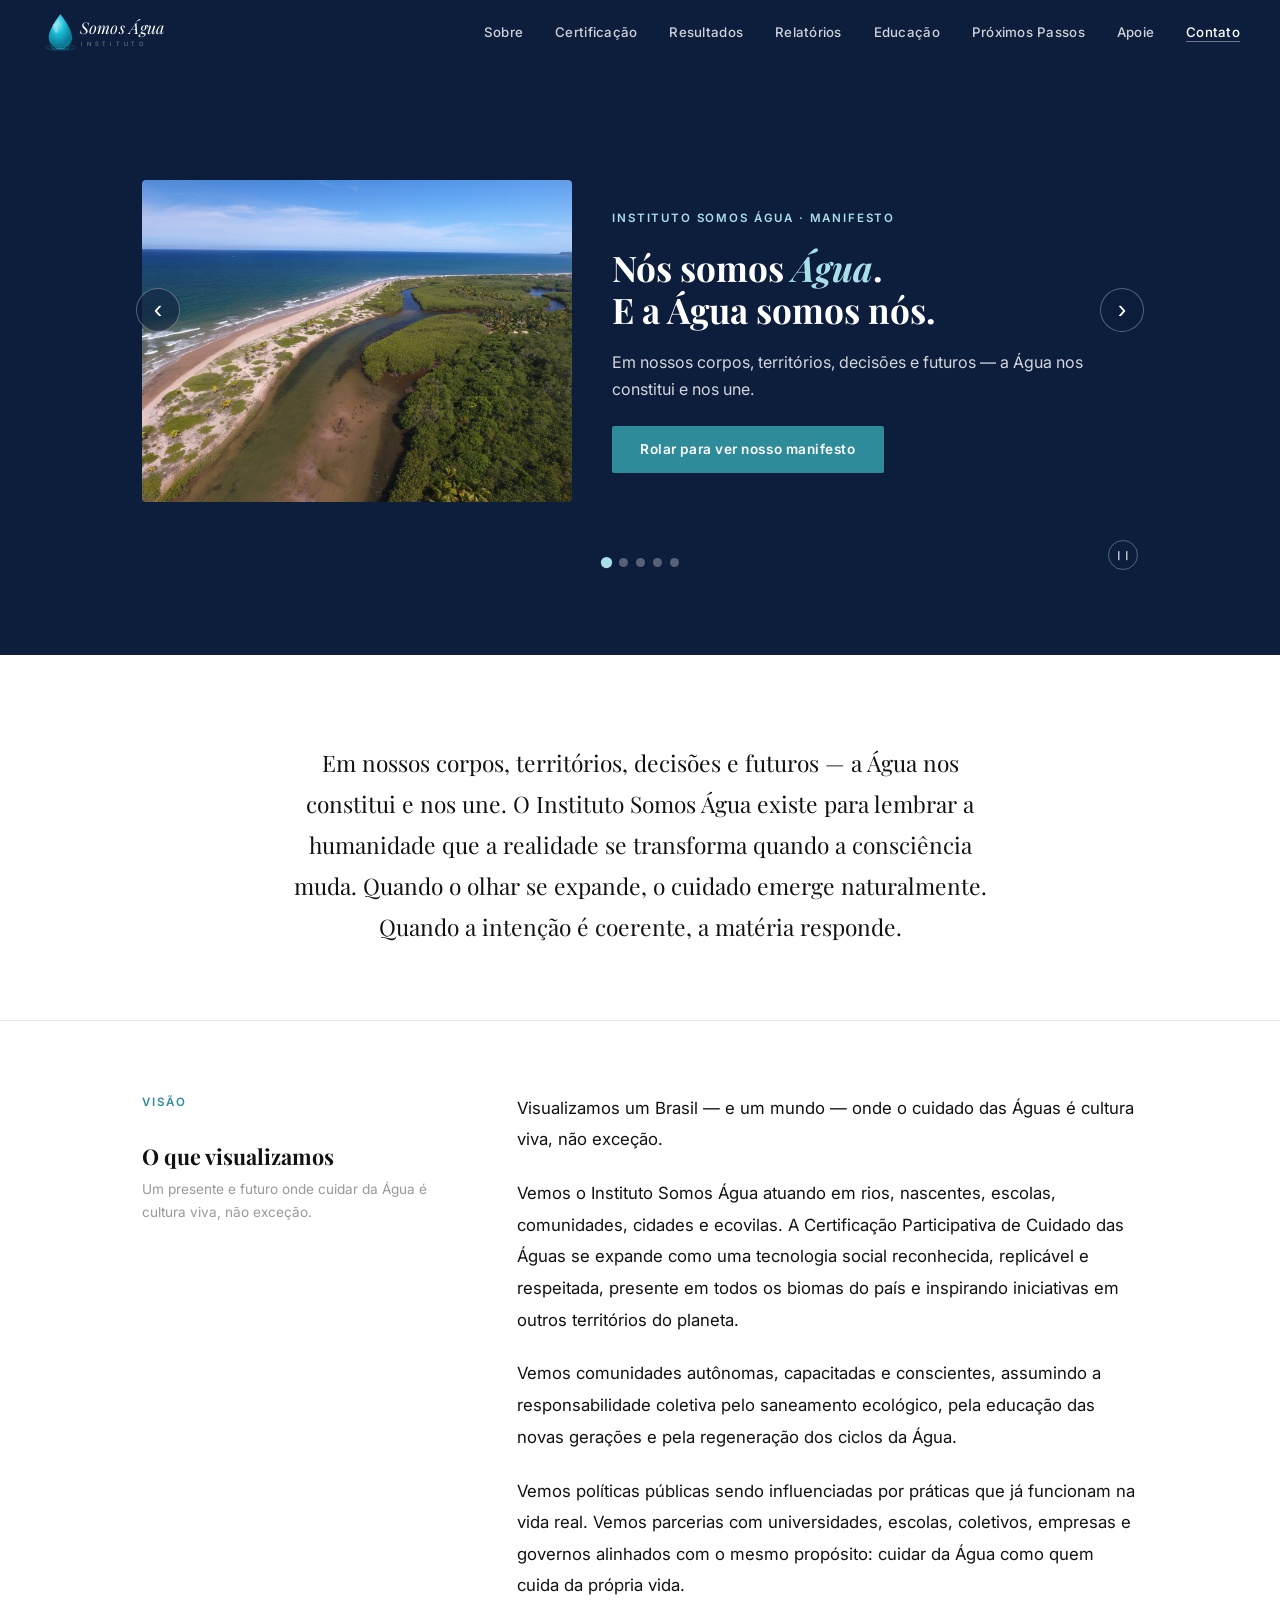
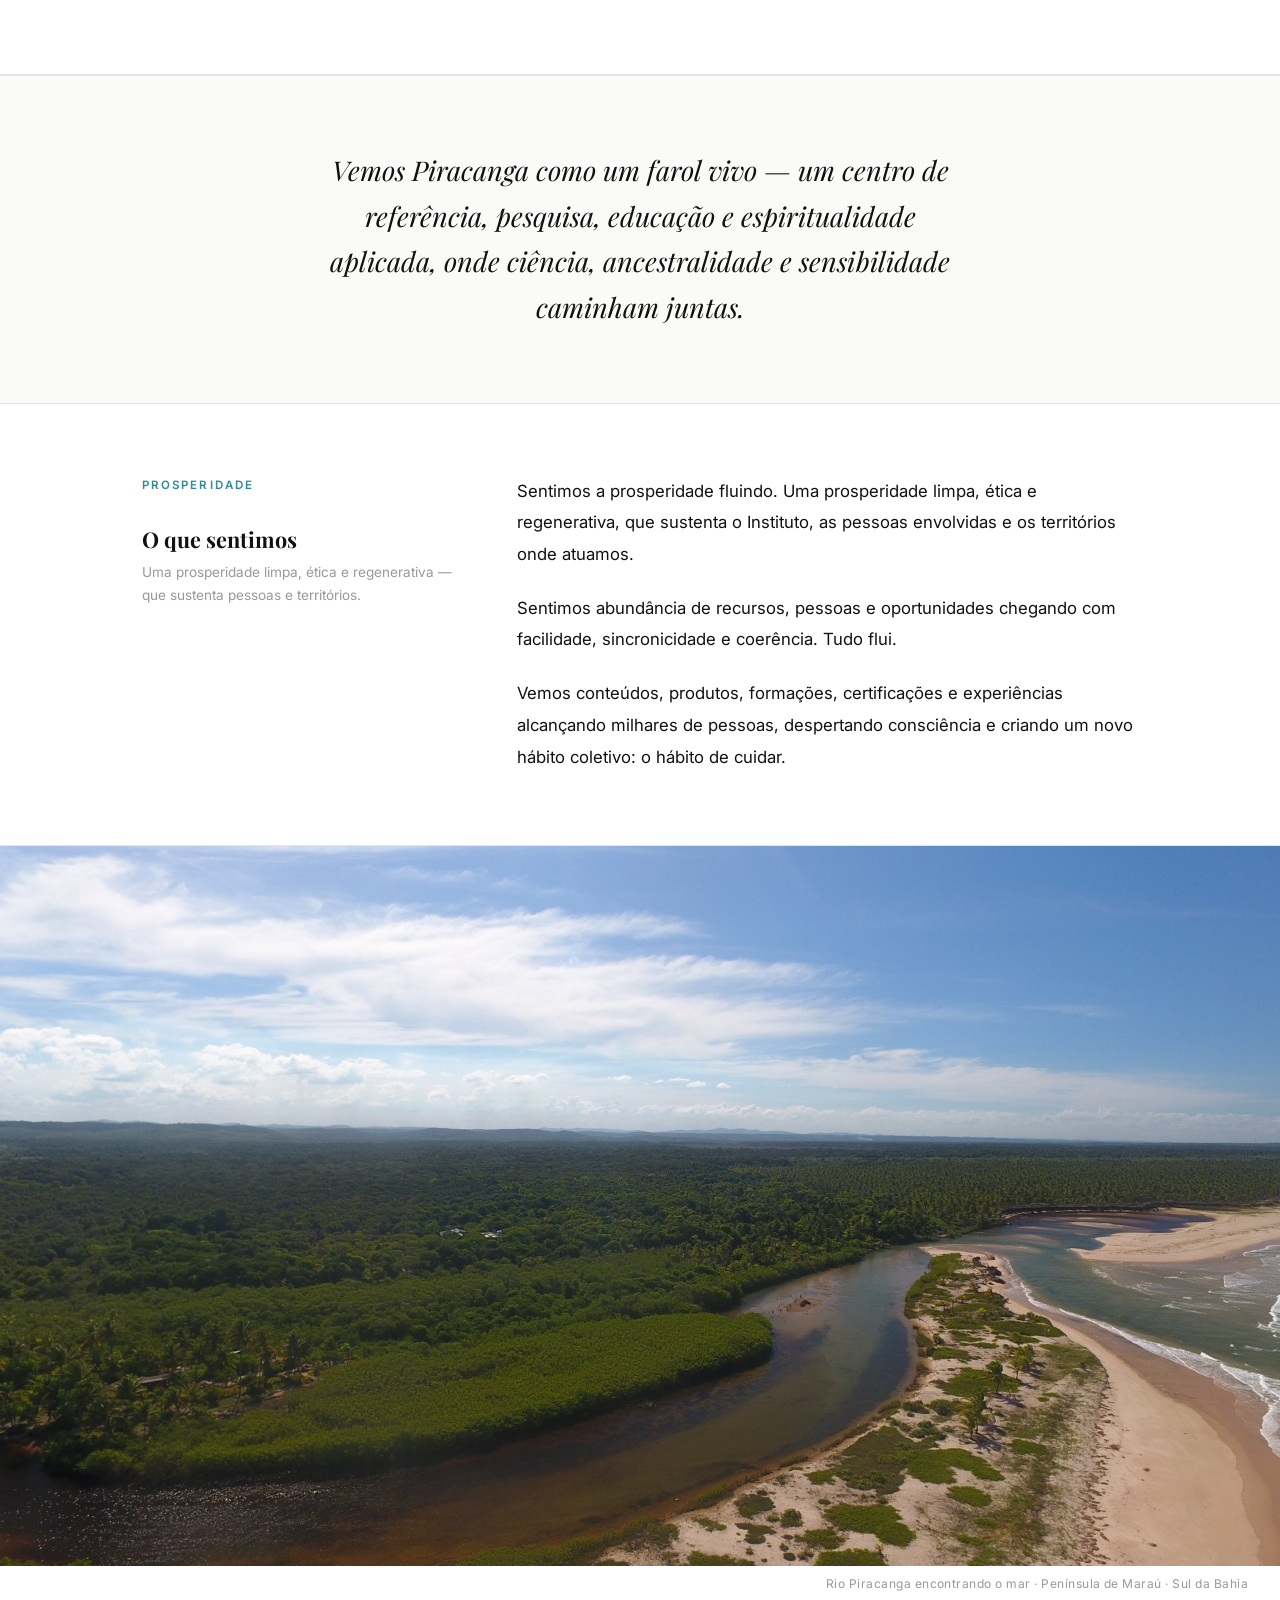
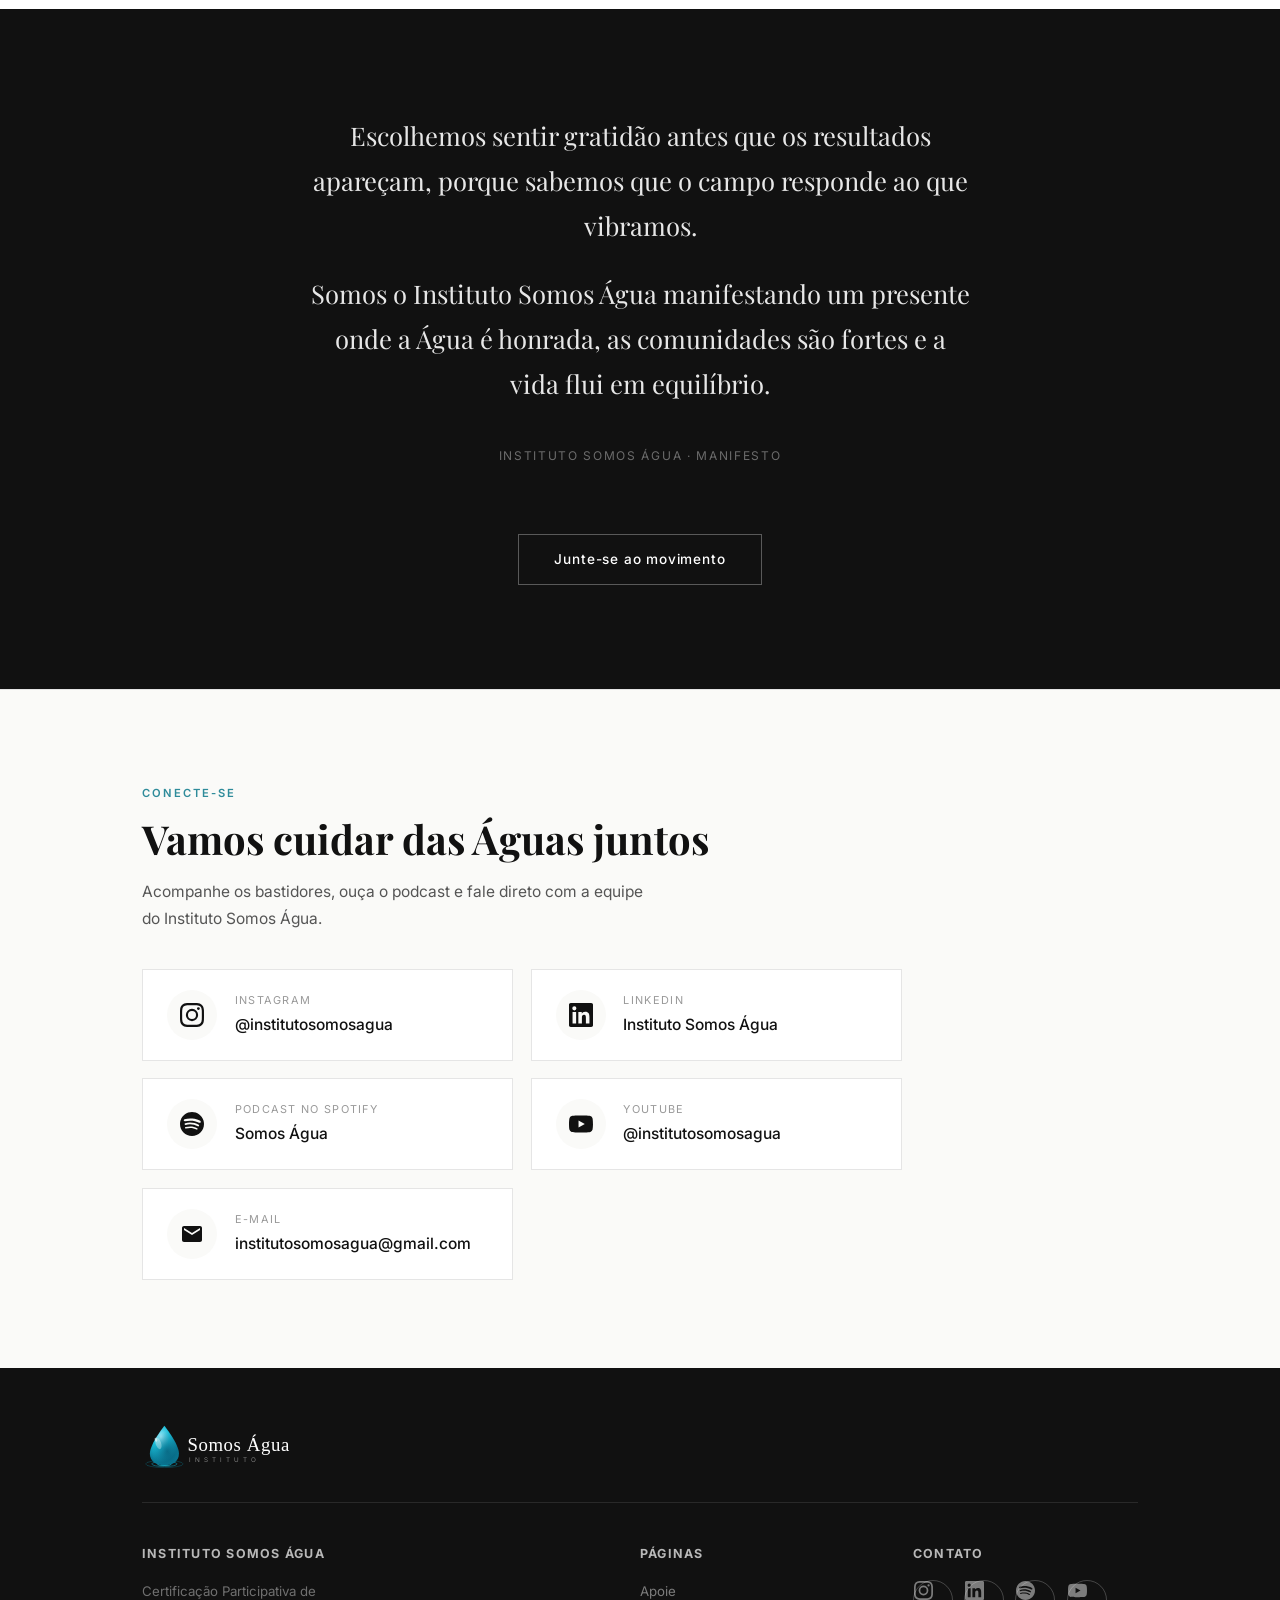
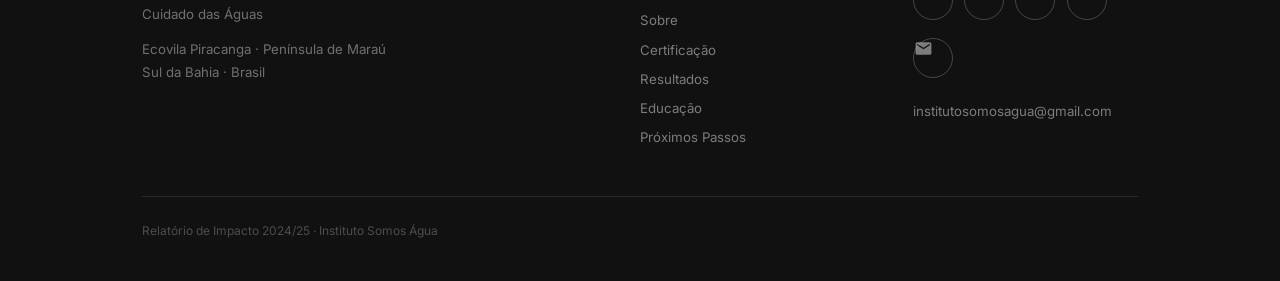
<file: index.html>
<!DOCTYPE html>
<html lang="pt-BR">
<head>
  <meta charset="UTF-8"/><meta name="viewport" content="width=device-width, initial-scale=1.0"/>
  <title>Instituto Somos Água</title>
  <link rel="canonical" href="https://institutosomosagua.org.br/"/>
  <meta name="description" content="Nós somos Água. E a Água somos nós — em nossos corpos, territórios, decisões e futuros."/>
  <link href="https://fonts.googleapis.com/css2?family=Playfair+Display:ital,wght@0,400;0,700;1,400&family=Inter:wght@300;400;500;600&display=swap" rel="stylesheet"/>
  <link rel="stylesheet" href="style.css"/>
  <link rel="icon" href="favicon.svg" type="image/svg+xml"/>
  <link rel="icon" href="favicon-32.png" sizes="32x32" type="image/png"/>
  <link rel="apple-touch-icon" href="apple-touch-icon.png"/>
  <style>
    #main-nav { background:#0d1e3c !important; border-bottom:none !important; }
    #main-nav .nav-logo { color:white; }
    #main-nav .nav-links a { color:rgba(255,255,255,.8); }
    #main-nav .nav-links a:hover, #main-nav .nav-links a.active { color:white; }
    #main-nav .nav-cta { color:white !important; border-color:rgba(255,255,255,.4); }
    #main-nav .hamburger span { background:white; }
    .pc-title em { font-style:italic; color:#a8dfe8; }

    /* ── OPENING ── */
    .manifesto-opening {
      padding: 5.5rem 0 4.5rem;
      text-align: center;
      border-bottom: 1px solid var(--border);
    }
    .manifesto-opening p {
      font-family: 'Playfair Display', serif;
      font-size: clamp(1.12rem, 2.3vw, 1.42rem);
      line-height: 1.8;
      max-width: 700px;
      margin: 0 auto;
      color: var(--ink);
    }

    /* ── MANIFESTO BODY ── */
    .manifesto-block {
      padding: 4.5rem 0;
      border-bottom: 1px solid var(--border);
    }
    .manifesto-label {
      font-size: .72rem; font-weight: 600;
      letter-spacing: .18em; text-transform: uppercase;
      color: var(--water);
      margin-bottom: 2rem; display: block;
    }
    .manifesto-split {
      display: grid;
      grid-template-columns: 1fr 2fr;
      gap: 4rem;
      align-items: start;
    }
    .manifesto-split-label {
      position: sticky;
      top: 5rem;
    }
    .manifesto-split-label h2 {
      font-size: 1.35rem;
      color: var(--ink);
      margin-bottom: .5rem;
    }
    .manifesto-split-label p {
      font-size: .85rem;
      color: var(--ink-muted);
      line-height: 1.65;
    }
    .manifesto-text p {
      font-size: 1.05rem;
      line-height: 1.88;
      color: var(--ink);
      margin-bottom: 1.4rem;
    }
    .manifesto-text p:last-child { margin-bottom: 0; }

    /* ── HIGHLIGHTED VERSE ── */
    .manifesto-verse {
      padding: 4.5rem 0;
      background: var(--off-white);
      border-top: 1px solid var(--border);
      border-bottom: 1px solid var(--border);
      text-align: center;
    }
    .manifesto-verse p {
      font-family: 'Playfair Display', serif;
      font-size: clamp(1.25rem, 2.5vw, 1.7rem);
      line-height: 1.68;
      max-width: 660px;
      margin: 0 auto;
      color: var(--ink);
      font-style: italic;
    }

    /* ── CLOSING ── */
    .manifesto-closing {
      padding: 6.5rem 0;
      text-align: center;
      background: var(--ink);
    }
    .manifesto-closing p {
      font-family: 'Playfair Display', serif;
      font-size: clamp(1.15rem, 2.5vw, 1.6rem);
      line-height: 1.75;
      max-width: 660px;
      margin: 0 auto 1.5rem;
      color: rgba(255,255,255,.9);
    }
    .manifesto-closing .closing-cite {
      font-family: 'Inter', sans-serif;
      font-size: .75rem;
      letter-spacing: .14em;
      text-transform: uppercase;
      color: rgba(255,255,255,.38);
      display: block;
      margin-top: 2.5rem;
    }
    .btn-outline-white {
      display: inline-block;
      margin-top: 2.5rem;
      padding: .8rem 2.2rem;
      border: 1px solid rgba(255,255,255,.3);
      color: white;
      font-size: .85rem;
      font-weight: 500;
      letter-spacing: .06em;
      text-decoration: none;
      transition: border-color .2s, background .2s;
    }
    .btn-outline-white:hover {
      border-color: white;
      background: rgba(255,255,255,.08);
    }

    @media (max-width: 860px) {
      .manifesto-split { grid-template-columns: 1fr; gap: 1.5rem; }
      .manifesto-split-label { position: static; }
    }
  </style>
  <!-- Open Graph / WhatsApp -->
  <meta property="og:type"        content="website"/>
  <meta property="og:url" content="https://institutosomosagua.org.br/"/>
  <meta property="og:site_name"   content="Instituto Somos Água"/>
  <meta property="og:title"       content="Instituto Somos Água — Manifesto"/>
  <meta property="og:description" content="Nós somos Água. E a Água somos nós. O Instituto Somos Água une ativismo hídrico, educação ecológica e responsabilidade coletiva em Piracanga, Bahia."/>
  <meta property="og:image"       content="https://institutosomosagua.org.br/imgs/og-image.png"/>
  <meta property="og:image:width" content="1200"/>
  <meta property="og:image:height"content="630"/>
  <meta property="og:locale"      content="pt_BR"/>
  <!-- Twitter / X -->
  <meta name="twitter:card"       content="summary_large_image"/>
  <meta name="twitter:image"      content="https://institutosomosagua.org.br/imgs/og-image.png"/>
  <!-- Google Analytics (GA4) -->
  <script async src="https://www.googletagmanager.com/gtag/js?id=G-5VGXWJZ3L4"></script>
  <script>
    window.dataLayer = window.dataLayer || [];
    function gtag(){dataLayer.push(arguments);}
    gtag('js', new Date());
    gtag('config', 'G-5VGXWJZ3L4');
  </script>
<script type="application/ld+json">
{"@context":"https://schema.org","@type":"NGO","name":"Instituto Somos Água","url":"https://institutosomosagua.org.br/","logo":"https://institutosomosagua.org.br/apple-touch-icon.png","email":"institutosomosagua@gmail.com","description":"Instituto Somos Água — Certificação Participativa de Cuidado das Águas na Ecovila Piracanga, Sul da Bahia.","address":{"@type":"PostalAddress","addressLocality":"Maraú","addressRegion":"BA","addressCountry":"BR"},"areaServed":"Sul da Bahia, Brasil","sameAs":["https://www.instagram.com/institutosomosagua/","https://www.linkedin.com/company/instituto-somos-%C3%A1gua/","https://www.youtube.com/@institutosomosagua","https://open.spotify.com/show/7oKQB1N1HVJyOMrPgFYadg"]}
</script>
</head>
<body>

<nav id="main-nav">
  <a href="index.html" class="nav-logo" style="padding:0;line-height:0;"><svg xmlns="http://www.w3.org/2000/svg" viewBox="0 0 280 68" height="42" style="display:block;"><defs><radialGradient id="dg" cx="38%" cy="28%" r="65%"><stop offset="0%" stop-color="#9AE8F8"/><stop offset="45%" stop-color="#1BBDD8"/><stop offset="100%" stop-color="#0A7A96"/></radialGradient></defs><ellipse cx="33" cy="59" rx="24" ry="4.5" stroke="#1BBAD6" stroke-width="1.0" fill="none" opacity="0.38"/><ellipse cx="33" cy="59" rx="15" ry="3" stroke="#1BBAD6" stroke-width="1.2" fill="none" opacity="0.58"/><ellipse cx="33" cy="59" rx="8" ry="1.8" stroke="#1BBAD6" stroke-width="1.5" fill="none" opacity="0.82"/><path d="M33 5 C33 5 14 29 14 43 C14 53.8 22.6 60 33 60 C43.4 60 52 53.8 52 43 C52 29 33 5 33 5Z" fill="url(#dg)"/><ellipse cx="25" cy="28" rx="3.5" ry="8" fill="white" opacity="0.3" transform="rotate(-20 25 28)"/><text x="64" y="38" font-family="'Playfair Display', Georgia, serif" font-size="26" font-weight="400" font-style="italic" fill="white" letter-spacing="0.5">Somos Água</text><text x="67" y="56" font-family="Inter, sans-serif" font-size="9.5" font-weight="300" fill="rgba(255,255,255,0.58)" letter-spacing="6">INSTITUTO</text></svg></a>
  <button class="hamburger" id="hamburger"><span></span><span></span><span></span></button>
  <ul class="nav-links" id="nav-links">
    <li><a href="sobre.html">Sobre</a></li>
    <li><a href="certificacao.html">Certificação</a></li>
    <li><a href="resultados.html">Resultados</a></li>
    <li><a href="relatorios.html">Relatórios</a></li>
    <li><a href="educacao.html">Educação</a></li>
    <li><a href="proximos.html">Próximos Passos</a></li>
    <li><a href="apoie.html">Apoie</a></li>
    <li><a href="index.html#contato" class="nav-cta">Contato</a></li>
  </ul>
</nav>

<!-- ══ CARROSSEL DE DESTAQUES ══ -->
<section class="promo-carousel" id="destaques">
  <div class="container">
    <div class="pc-wrap">
      <div class="pc-viewport">
        <div class="pc-track" id="pcTrack">

          <article class="pc-slide">
            <div class="pc-photo"><img src="imgs/foz.jpg" alt="Rio Piracanga encontrando o mar"/></div>
            <div class="pc-text">
              <span class="pc-eyebrow">Instituto Somos Água · Manifesto</span>
              <h2 class="pc-title">Nós somos <em>Água</em>.<br/>E a Água somos nós.</h2>
              <p class="pc-desc">Em nossos corpos, territórios, decisões e futuros — a Água nos constitui e nos une.</p>
              <a href="#manifesto" class="btn btn-water">Rolar para ver nosso manifesto</a>
            </div>
          </article>

          <article class="pc-slide">
            <div class="pc-photo"><img loading="lazy" src="imgs/casas.jpg" alt="Casas da Ecovila Piracanga"/></div>
            <div class="pc-text">
              <span class="pc-eyebrow">Certificação Participativa de Cuidado das Águas</span>
              <h2 class="pc-title">Veja as casas e estabelecimentos participantes</h2>
              <p class="pc-desc">Conheça quem já aderiu à Certificação Participativa de Cuidado das Águas na Ecovila Piracanga.</p>
              <a href="certificacao.html#casas" class="btn btn-water">Ver participantes</a>
            </div>
          </article>

          <article class="pc-slide">
            <div class="pc-photo"><img loading="lazy" src="imgs/ecovila.jpg" alt="Vista aérea da Ecovila Piracanga"/></div>
            <div class="pc-text">
              <span class="pc-eyebrow">Impacto em Piracanga</span>
              <h2 class="pc-title">Resultados da nossa ação em Piracanga</h2>
              <p class="pc-desc">Do primeiro ciclo de certificação à contaminação por E. coli zerada em 2025. Veja os números do nosso trabalho.</p>
              <a href="resultados.html" class="btn btn-water">Ver resultados</a>
            </div>
          </article>

          <article class="pc-slide">
            <div class="pc-photo"><img loading="lazy" src="imgs/rio-top.jpg" alt="Rio Piracanga"/></div>
            <div class="pc-text">
              <span class="pc-eyebrow">Transparência</span>
              <h2 class="pc-title">Relatórios de Impacto da Certificação</h2>
              <p class="pc-desc">A cada ciclo anual, publicamos o que aconteceu no território: quantas casas aderiram, o que as análises de água mostraram e como evoluiu o saneamento.</p>
              <ul class="pc-meta">
                <li>Ciclo I · 2024/2025</li>
                <li>Ciclo II · 2025/2026</li>
              </ul>
              <a href="relatorios.html" class="btn btn-water">Ver relatórios</a>
            </div>
          </article>

          <article class="pc-slide">
            <div class="pc-photo"><img loading="lazy" src="imgs/hero.jpg" alt="Rio Piracanga correndo para o mar"/></div>
            <div class="pc-text">
              <span class="pc-eyebrow">Apoie</span>
              <h2 class="pc-title">Apoie o cuidado das Águas</h2>
              <p class="pc-desc">Sua contribuição sustenta a Certificação Participativa de Cuidado das Águas, a educação e a regeneração dos nossos territórios.</p>
              <a href="apoie.html" class="btn btn-water">Quero apoiar</a>
            </div>
          </article>

        </div>
      </div>
      <button class="pc-arrow pc-prev" id="pcPrev" aria-label="Destaque anterior">&#8249;</button>
      <button class="pc-arrow pc-next" id="pcNext" aria-label="Próximo destaque">&#8250;</button>
      <div class="pc-dots" id="pcDots"></div>
      <button class="pc-pause" id="pcPause" aria-label="Pausar apresentação automática">&#10073;&#10073;</button>
    </div>
  </div>
</section>

<!-- ══ OPENING ══ -->
<section class="manifesto-opening" id="manifesto" style="scroll-margin-top:64px;">
  <div class="container">
    <p>Em nossos corpos, territórios, decisões e futuros — a Água nos constitui e nos une. O Instituto Somos Água existe para lembrar a humanidade que a realidade se transforma quando a consciência muda. Quando o olhar se expande, o cuidado emerge naturalmente. Quando a intenção é coerente, a matéria responde.</p>
  </div>
</section>

<!-- ══ VISÃO ══ -->
<section class="manifesto-block">
  <div class="container">
    <div class="manifesto-split">
      <div class="manifesto-split-label">
        <span class="manifesto-label">Visão</span>
        <h2>O que visualizamos</h2>
        <p>Um presente e futuro onde cuidar da Água é cultura viva, não exceção.</p>
      </div>
      <div class="manifesto-text">
        <p>Visualizamos um Brasil — e um mundo — onde o cuidado das Águas é cultura viva, não exceção.</p>
        <p>Vemos o Instituto Somos Água atuando em rios, nascentes, escolas, comunidades, cidades e ecovilas. A Certificação Participativa de Cuidado das Águas se expande como uma tecnologia social reconhecida, replicável e respeitada, presente em todos os biomas do país e inspirando iniciativas em outros territórios do planeta.</p>
        <p>Vemos comunidades autônomas, capacitadas e conscientes, assumindo a responsabilidade coletiva pelo saneamento ecológico, pela educação das novas gerações e pela regeneração dos ciclos da Água.</p>
        <p>Vemos políticas públicas sendo influenciadas por práticas que já funcionam na vida real. Vemos parcerias com universidades, escolas, coletivos, empresas e governos alinhados com o mesmo propósito: cuidar da Água como quem cuida da própria vida.</p>
      </div>
    </div>
  </div>
</section>

<!-- ══ VERSO ══ -->
<div class="manifesto-verse">
  <div class="container">
    <p>Vemos Piracanga como um farol vivo — um centro de referência, pesquisa, educação e espiritualidade aplicada, onde ciência, ancestralidade e sensibilidade caminham juntas.</p>
  </div>
</div>

<!-- ══ PROSPERIDADE ══ -->
<section class="manifesto-block">
  <div class="container">
    <div class="manifesto-split">
      <div class="manifesto-split-label">
        <span class="manifesto-label">Prosperidade</span>
        <h2>O que sentimos</h2>
        <p>Uma prosperidade limpa, ética e regenerativa — que sustenta pessoas e territórios.</p>
      </div>
      <div class="manifesto-text">
        <p>Sentimos a prosperidade fluindo. Uma prosperidade limpa, ética e regenerativa, que sustenta o Instituto, as pessoas envolvidas e os territórios onde atuamos.</p>
        <p>Sentimos abundância de recursos, pessoas e oportunidades chegando com facilidade, sincronicidade e coerência. Tudo flui.</p>
        <p>Vemos conteúdos, produtos, formações, certificações e experiências alcançando milhares de pessoas, despertando consciência e criando um novo hábito coletivo: o hábito de cuidar.</p>
      </div>
    </div>
  </div>
</section>

<!-- ══ FOTO FULL ══ -->
<img loading="lazy" src="imgs/hero.jpg" alt="Rio Piracanga correndo para o mar" class="photo-full tall"/>
<p class="photo-caption">Rio Piracanga encontrando o mar · Península de Maraú · Sul da Bahia</p>

<!-- ══ DECLARAÇÃO FINAL ══ -->
<div class="manifesto-closing">
  <div class="container">
    <p>Escolhemos sentir gratidão antes que os resultados apareçam, porque sabemos que o campo responde ao que vibramos.</p>
    <p>Somos o Instituto Somos Água manifestando um presente onde a Água é honrada, as comunidades são fortes e a vida flui em equilíbrio.</p>
    <span class="closing-cite">Instituto Somos Água · Manifesto</span>
    <br/>
    <a href="mailto:institutosomosagua@gmail.com" class="btn-outline-white">Junte-se ao movimento</a>
  </div>
</div>

<!-- ══ CONECTE-SE ══ -->
<section class="connect-section" id="contato">
  <div class="container">
    <span class="eyebrow">Conecte-se</span>
    <h2>Vamos cuidar das Águas juntos</h2>
    <p style="max-width:520px;">Acompanhe os bastidores, ouça o podcast e fale direto com a equipe do Instituto Somos Água.</p>
    <div class="contact-grid">
      <a class="contact-card ig" href="https://www.instagram.com/institutosomosagua/" target="_blank" rel="noopener">
        <span class="contact-ic"><svg viewBox="0 0 24 24" width="20" height="20" aria-hidden="true"><path d="M12 2.163c3.204 0 3.584.012 4.85.07 3.252.148 4.771 1.691 4.919 4.919.058 1.265.069 1.645.069 4.849 0 3.205-.012 3.584-.069 4.849-.149 3.225-1.664 4.771-4.919 4.919-1.266.058-1.644.07-4.85.07-3.204 0-3.584-.012-4.849-.07-3.26-.149-4.771-1.699-4.919-4.92-.058-1.265-.07-1.644-.07-4.849 0-3.204.013-3.583.07-4.849.149-3.227 1.664-4.771 4.919-4.919 1.266-.057 1.645-.069 4.849-.069zm0-2.163C8.741 0 8.332.014 7.052.072 2.695.272.273 2.69.073 7.052.014 8.333 0 8.741 0 12c0 3.259.014 3.668.072 4.948.2 4.358 2.618 6.78 6.98 6.98C8.333 23.986 8.741 24 12 24c3.259 0 3.668-.014 4.948-.072 4.354-.2 6.782-2.618 6.979-6.98.059-1.28.073-1.689.073-4.948 0-3.259-.014-3.667-.072-4.947-.196-4.354-2.617-6.78-6.979-6.98C15.668.014 15.259 0 12 0zm0 5.838a6.162 6.162 0 100 12.324 6.162 6.162 0 000-12.324zM12 16a4 4 0 110-8 4 4 0 010 8zm6.406-11.845a1.44 1.44 0 100 2.881 1.44 1.44 0 000-2.881z"/></svg></span>
        <span><span class="c-label">Instagram</span><span class="c-handle">@institutosomosagua</span></span>
      </a>
      <a class="contact-card li" href="https://www.linkedin.com/company/instituto-somos-%C3%A1gua/" target="_blank" rel="noopener">
        <span class="contact-ic"><svg viewBox="0 0 24 24" width="20" height="20" aria-hidden="true"><path d="M20.447 20.452h-3.554v-5.569c0-1.328-.027-3.037-1.852-3.037-1.853 0-2.136 1.445-2.136 2.939v5.667H9.351V9h3.414v1.561h.046c.477-.9 1.637-1.85 3.37-1.85 3.601 0 4.267 2.37 4.267 5.455v6.286zM5.337 7.433a2.062 2.062 0 01-2.063-2.065 2.064 2.064 0 112.063 2.065zm1.782 13.019H3.555V9h3.564v11.452zM22.225 0H1.771C.792 0 0 .774 0 1.729v20.542C0 23.227.792 24 1.771 24h20.451C23.2 24 24 23.227 24 22.271V1.729C24 .774 23.2 0 22.222 0h.003z"/></svg></span>
        <span><span class="c-label">LinkedIn</span><span class="c-handle">Instituto Somos Água</span></span>
      </a>
      <a class="contact-card sp" href="https://open.spotify.com/show/7oKQB1N1HVJyOMrPgFYadg" target="_blank" rel="noopener">
        <span class="contact-ic"><svg viewBox="0 0 24 24" width="20" height="20" aria-hidden="true"><path d="M12 0C5.4 0 0 5.4 0 12s5.4 12 12 12 12-5.4 12-12S18.66 0 12 0zm5.521 17.34c-.24.359-.66.48-1.021.24-2.82-1.74-6.36-2.101-10.561-1.141-.418.122-.779-.179-.899-.539-.12-.421.18-.78.54-.9 4.56-1.021 8.52-.6 11.64 1.32.42.18.479.659.301 1.02zm1.44-3.3c-.301.42-.841.6-1.262.3-3.239-1.98-8.159-2.58-11.939-1.38-.479.12-1.02-.12-1.14-.6-.12-.48.12-1.021.6-1.141C9.6 9.9 15 10.561 18.72 12.84c.361.181.54.78.241 1.2zm.12-3.36C15.24 8.4 8.82 8.16 5.16 9.301c-.6.179-1.2-.181-1.38-.721-.18-.601.18-1.2.72-1.381 4.26-1.26 11.28-1.02 15.721 1.621.539.3.719 1.02.42 1.56-.299.421-1.02.599-1.56.3z"/></svg></span>
        <span><span class="c-label">Podcast no Spotify</span><span class="c-handle">Somos Água</span></span>
      </a>
      <a class="contact-card yt" href="https://www.youtube.com/@institutosomosagua" target="_blank" rel="noopener">
        <span class="contact-ic"><svg viewBox="0 0 24 24" width="20" height="20" aria-hidden="true"><path d="M23.498 6.186a3.016 3.016 0 0 0-2.122-2.136C19.505 3.545 12 3.545 12 3.545s-7.505 0-9.377.505A3.017 3.017 0 0 0 .502 6.186C0 8.07 0 12 0 12s0 3.93.502 5.814a3.016 3.016 0 0 0 2.122 2.136c1.871.505 9.376.505 9.376.505s7.505 0 9.377-.505a3.015 3.015 0 0 0 2.122-2.136C24 15.93 24 12 24 12s0-3.93-.502-5.814zM9.545 15.568V8.432L15.818 12l-6.273 3.568z"/></svg></span>
        <span><span class="c-label">YouTube</span><span class="c-handle">@institutosomosagua</span></span>
      </a>
      <a class="contact-card em" href="mailto:institutosomosagua@gmail.com">
        <span class="contact-ic"><svg viewBox="0 0 24 24" width="20" height="20" aria-hidden="true"><path d="M20 4H4c-1.1 0-1.99.9-1.99 2L2 18c0 1.1.9 2 2 2h16c1.1 0 2-.9 2-2V6c0-1.1-.9-2-2-2zm0 4l-8 5-8-5V6l8 5 8-5v2z"/></svg></span>
        <span><span class="c-label">E-mail</span><span class="c-handle">institutosomosagua@gmail.com</span></span>
      </a>
    </div>
  </div>
</section>

<!-- ══ FOOTER ══ -->
<footer>
  <div class="footer-inner">
    <div class="footer-logo"><svg xmlns="http://www.w3.org/2000/svg" viewBox="0 0 300 76" height="46" style="display:block;"><defs><radialGradient id="dg" cx="38%" cy="26%" r="68%"><stop offset="0%" stop-color="#A8F0FF"/><stop offset="40%" stop-color="#1BC8E0"/><stop offset="100%" stop-color="#077090"/></radialGradient><radialGradient id="inner" cx="60%" cy="65%" r="50%"><stop offset="0%" stop-color="#055570" stop-opacity="0.7"/><stop offset="100%" stop-color="#055570" stop-opacity="0"/></radialGradient></defs><ellipse cx="37" cy="66" rx="31" ry="6" stroke="#0B9DBB" stroke-width="1.1" fill="none" opacity="0.4"/><ellipse cx="37" cy="66" rx="21" ry="4.2" stroke="#0EAED0" stroke-width="1.35" fill="none" opacity="0.62"/><ellipse cx="37" cy="66" rx="11" ry="2.4" stroke="#15C0DC" stroke-width="1.7" fill="none" opacity="0.88"/><path d="M37 3 C37 3 13 33 13 49 C13 62 24 68 37 68 C50 68 61 62 61 49 C61 33 37 3 37 3Z" fill="url(#dg)"/><path d="M37 3 C37 3 13 33 13 49 C13 62 24 68 37 68 C50 68 61 62 61 49 C61 33 37 3 37 3Z" fill="url(#inner)"/><ellipse cx="27" cy="32" rx="4.5" ry="10" fill="white" opacity="0.32" transform="rotate(-18 27 32)"/><ellipse cx="23" cy="26" rx="2" ry="3.5" fill="white" opacity="0.55" transform="rotate(-18 23 26)"/><text x="75" y="44" font-family="'Pirata One', cursive" font-size="31" fill="white" letter-spacing="1">Somos Água</text><text x="78" y="63" font-family="Inter, sans-serif" font-size="10.5" font-weight="300" fill="rgba(255,255,255,0.6)" letter-spacing="6.5">INSTITUTO</text></svg></div>
    <div class="footer-grid">
      <div class="footer-col">
        <h4>Instituto Somos Água</h4>
        <p>Certificação Participativa de<br/>Cuidado das Águas</p>
        <p style="margin-top:.75rem;">Ecovila Piracanga · Península de Maraú<br/>Sul da Bahia · Brasil</p>
      </div>
      <div class="footer-col">
        <h4>Páginas</h4><a href="apoie.html">Apoie</a>
        <a href="sobre.html">Sobre</a>
        <a href="certificacao.html">Certificação</a>
        <a href="resultados.html">Resultados</a>
        <a href="educacao.html">Educação</a>
        <a href="proximos.html">Próximos Passos</a>
      </div>
      <div class="footer-col">
        <h4>Contato</h4>
        <div class="social-row">
          <a href="https://www.instagram.com/institutosomosagua/" target="_blank" rel="noopener" class="social-btn ig" aria-label="Instagram"><svg viewBox="0 0 24 24" width="20" height="20" aria-hidden="true"><path d="M12 2.163c3.204 0 3.584.012 4.85.07 3.252.148 4.771 1.691 4.919 4.919.058 1.265.069 1.645.069 4.849 0 3.205-.012 3.584-.069 4.849-.149 3.225-1.664 4.771-4.919 4.919-1.266.058-1.644.07-4.85.07-3.204 0-3.584-.012-4.849-.07-3.26-.149-4.771-1.699-4.919-4.92-.058-1.265-.07-1.644-.07-4.849 0-3.204.013-3.583.07-4.849.149-3.227 1.664-4.771 4.919-4.919 1.266-.057 1.645-.069 4.849-.069zm0-2.163C8.741 0 8.332.014 7.052.072 2.695.272.273 2.69.073 7.052.014 8.333 0 8.741 0 12c0 3.259.014 3.668.072 4.948.2 4.358 2.618 6.78 6.98 6.98C8.333 23.986 8.741 24 12 24c3.259 0 3.668-.014 4.948-.072 4.354-.2 6.782-2.618 6.979-6.98.059-1.28.073-1.689.073-4.948 0-3.259-.014-3.667-.072-4.947-.196-4.354-2.617-6.78-6.979-6.98C15.668.014 15.259 0 12 0zm0 5.838a6.162 6.162 0 100 12.324 6.162 6.162 0 000-12.324zM12 16a4 4 0 110-8 4 4 0 010 8zm6.406-11.845a1.44 1.44 0 100 2.881 1.44 1.44 0 000-2.881z"/></svg></a>
          <a href="https://www.linkedin.com/company/instituto-somos-%C3%A1gua/" target="_blank" rel="noopener" class="social-btn li" aria-label="LinkedIn"><svg viewBox="0 0 24 24" width="20" height="20" aria-hidden="true"><path d="M20.447 20.452h-3.554v-5.569c0-1.328-.027-3.037-1.852-3.037-1.853 0-2.136 1.445-2.136 2.939v5.667H9.351V9h3.414v1.561h.046c.477-.9 1.637-1.85 3.37-1.85 3.601 0 4.267 2.37 4.267 5.455v6.286zM5.337 7.433a2.062 2.062 0 01-2.063-2.065 2.064 2.064 0 112.063 2.065zm1.782 13.019H3.555V9h3.564v11.452zM22.225 0H1.771C.792 0 0 .774 0 1.729v20.542C0 23.227.792 24 1.771 24h20.451C23.2 24 24 23.227 24 22.271V1.729C24 .774 23.2 0 22.222 0h.003z"/></svg></a>
          <a href="https://open.spotify.com/show/7oKQB1N1HVJyOMrPgFYadg" target="_blank" rel="noopener" class="social-btn sp" aria-label="Spotify"><svg viewBox="0 0 24 24" width="20" height="20" aria-hidden="true"><path d="M12 0C5.4 0 0 5.4 0 12s5.4 12 12 12 12-5.4 12-12S18.66 0 12 0zm5.521 17.34c-.24.359-.66.48-1.021.24-2.82-1.74-6.36-2.101-10.561-1.141-.418.122-.779-.179-.899-.539-.12-.421.18-.78.54-.9 4.56-1.021 8.52-.6 11.64 1.32.42.18.479.659.301 1.02zm1.44-3.3c-.301.42-.841.6-1.262.3-3.239-1.98-8.159-2.58-11.939-1.38-.479.12-1.02-.12-1.14-.6-.12-.48.12-1.021.6-1.141C9.6 9.9 15 10.561 18.72 12.84c.361.181.54.78.241 1.2zm.12-3.36C15.24 8.4 8.82 8.16 5.16 9.301c-.6.179-1.2-.181-1.38-.721-.18-.601.18-1.2.72-1.381 4.26-1.26 11.28-1.02 15.721 1.621.539.3.719 1.02.42 1.56-.299.421-1.02.599-1.56.3z"/></svg></a>
          <a href="https://www.youtube.com/@institutosomosagua" target="_blank" rel="noopener" class="social-btn yt" aria-label="YouTube"><svg viewBox="0 0 24 24" width="20" height="20" aria-hidden="true"><path d="M23.498 6.186a3.016 3.016 0 0 0-2.122-2.136C19.505 3.545 12 3.545 12 3.545s-7.505 0-9.377.505A3.017 3.017 0 0 0 .502 6.186C0 8.07 0 12 0 12s0 3.93.502 5.814a3.016 3.016 0 0 0 2.122 2.136c1.871.505 9.376.505 9.376.505s7.505 0 9.377-.505a3.015 3.015 0 0 0 2.122-2.136C24 15.93 24 12 24 12s0-3.93-.502-5.814zM9.545 15.568V8.432L15.818 12l-6.273 3.568z"/></svg></a>
          <a href="mailto:institutosomosagua@gmail.com" class="social-btn em" aria-label="E-mail"><svg viewBox="0 0 24 24" width="20" height="20" aria-hidden="true"><path d="M20 4H4c-1.1 0-1.99.9-1.99 2L2 18c0 1.1.9 2 2 2h16c1.1 0 2-.9 2-2V6c0-1.1-.9-2-2-2zm0 4l-8 5-8-5V6l8 5 8-5v2z"/></svg></a>
        </div>
        <a href="mailto:institutosomosagua@gmail.com" class="footer-email">institutosomosagua@gmail.com</a>
      </div>
    </div>
    <p class="footer-bottom">Relatório de Impacto 2024/25 · Instituto Somos Água</p>
  </div>
</footer>

<script>
  const hb = document.getElementById('hamburger');
  const nl = document.getElementById('nav-links');
  hb.addEventListener('click', () => nl.classList.toggle('open'));

  (function(){
    const track = document.getElementById('pcTrack');
    if(!track) return;
    const count = track.children.length;
    const dotsWrap = document.getElementById('pcDots');
    const pauseBtn = document.getElementById('pcPause');
    const reduce = window.matchMedia('(prefers-reduced-motion: reduce)').matches;
    let i = 0, timer = null, paused = reduce;
    for(let d=0; d<count; d++){
      const b = document.createElement('button');
      b.setAttribute('aria-label','Ir para destaque '+(d+1));
      b.addEventListener('click', () => { go(d); start(); });
      dotsWrap.appendChild(b);
    }
    const dots = dotsWrap.children;
    function render(){
      track.style.transform = 'translateX(' + (-i*100) + '%)';
      for(let k=0; k<dots.length; k++) dots[k].classList.toggle('active', k===i);
    }
    function go(n){ i = (n+count)%count; render(); }
    function stop(){ clearInterval(timer); timer = null; }
    function start(){ if(paused) return; stop(); timer = setInterval(() => go(i+1), 7000); }
    document.getElementById('pcPrev').addEventListener('click', () => { go(i-1); start(); });
    document.getElementById('pcNext').addEventListener('click', () => { go(i+1); start(); });
    if(pauseBtn){
      function setLabel(){
        pauseBtn.innerHTML = paused ? '&#9654;' : '&#10073;&#10073;';
        pauseBtn.setAttribute('aria-label', paused ? 'Retomar apresentação automática' : 'Pausar apresentação automática');
      }
      pauseBtn.addEventListener('click', () => { paused = !paused; if(paused){ stop(); } else { start(); } setLabel(); });
      setLabel();
    }
    const wrap = track.closest('.pc-wrap');
    wrap.addEventListener('mouseenter', stop);
    wrap.addEventListener('mouseleave', () => { if(!paused) start(); });
    render(); start();
  })();
</script>
</body>
</html>
</file>
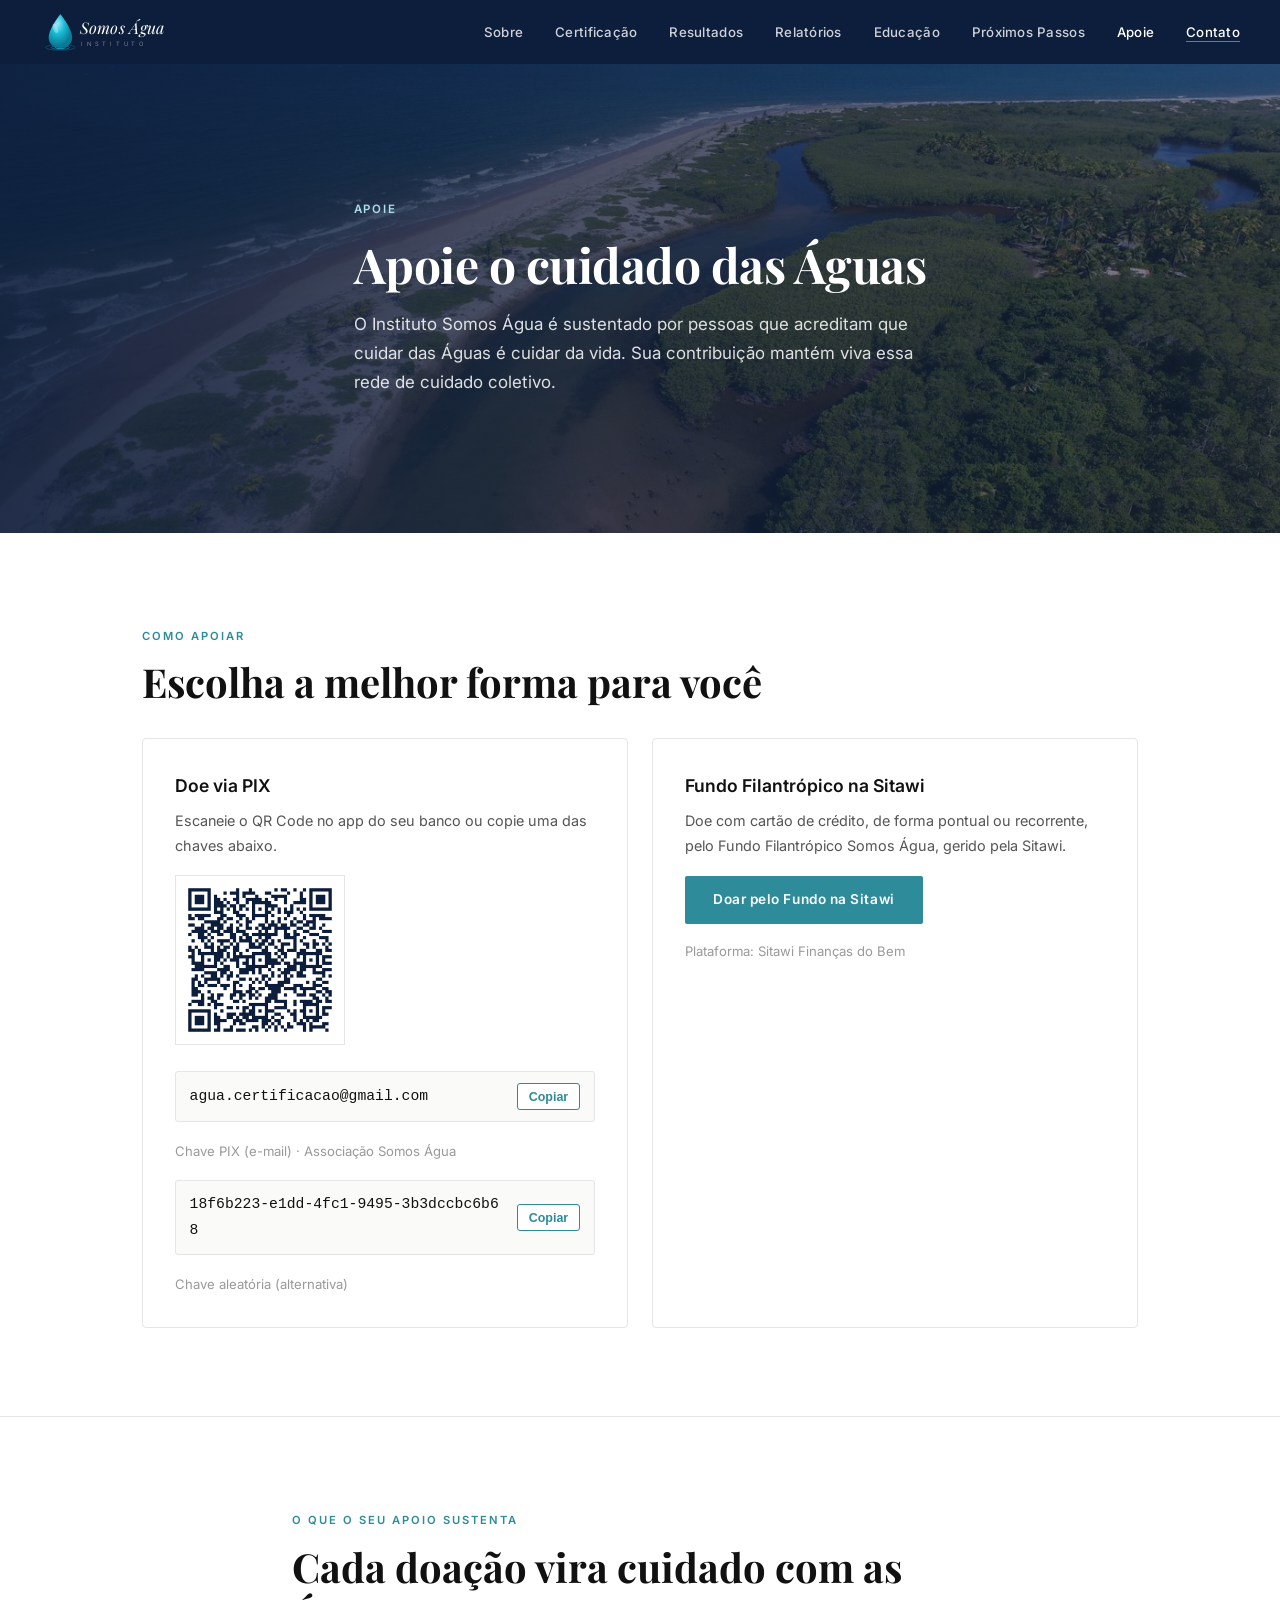
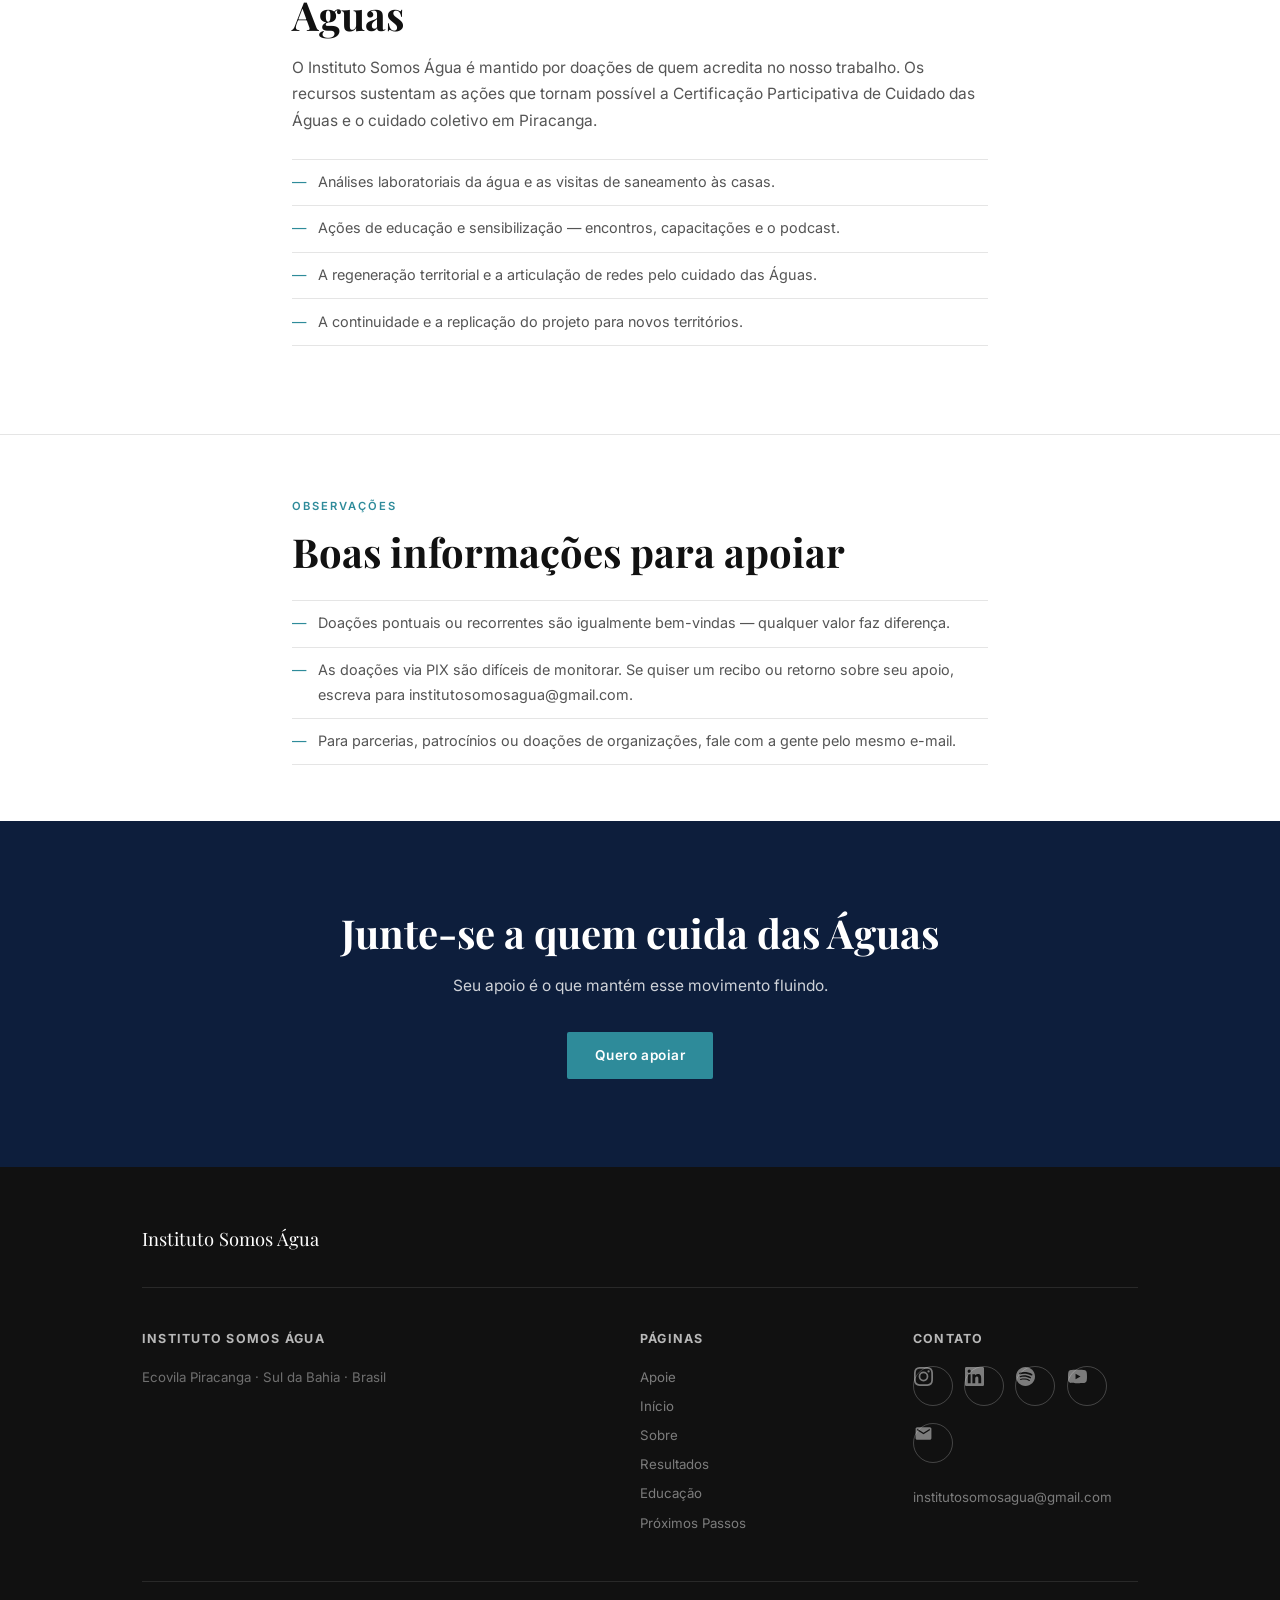
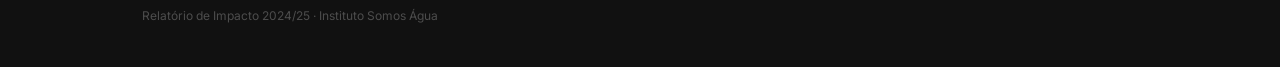
<file: apoie.html>
<!DOCTYPE html>
<html lang="pt-BR">
<head>
  <meta charset="UTF-8"/><meta name="viewport" content="width=device-width, initial-scale=1.0"/>
  <title>Apoie — Instituto Somos Água</title>
  <link rel="canonical" href="https://institutosomosagua.org.br/apoie.html"/>
  <meta name="description" content="Apoie o cuidado das Águas. Sua contribuição sustenta a Certificação Participativa de Cuidado das Águas, a educação e a regeneração dos territórios de Piracanga."/>
  <link href="https://fonts.googleapis.com/css2?family=Playfair+Display:wght@400;700&family=Inter:wght@300;400;500;600&display=swap" rel="stylesheet"/>
  <link rel="stylesheet" href="style.css"/>
  <link rel="icon" href="favicon.svg" type="image/svg+xml"/>
  <link rel="icon" href="favicon-32.png" sizes="32x32" type="image/png"/>
  <link rel="apple-touch-icon" href="apple-touch-icon.png"/>
  <style>
    #main-nav { background:#0d1e3c !important; border-bottom:none !important; }
    #main-nav .nav-logo { color:white; }
    #main-nav .nav-links a { color:rgba(255,255,255,.8); }
    #main-nav .nav-links a:hover, #main-nav .nav-links a.active { color:white; }
    #main-nav .nav-cta { color:white !important; border-color:rgba(255,255,255,.4); }
    #main-nav .hamburger span { background:white; }
    .ev-hero { position:relative; min-height:48vh; display:flex; align-items:center; overflow:hidden; }
    .ev-hero-bg { position:absolute; inset:0; background:url('imgs/foz.jpg') center/cover no-repeat; }
    .ev-hero-bg::after { content:''; position:absolute; inset:0; background:linear-gradient(90deg, rgba(13,30,60,.9), rgba(13,30,60,.5)); }
    .ev-hero .container { position:relative; z-index:2; }
    .ev-hero-content { max-width:660px; padding:3rem 0; }
    .ev-eyebrow { display:block; font-size:.72rem; font-weight:600; letter-spacing:.16em; text-transform:uppercase; color:#a8dfe8; margin-bottom:1.1rem; }
    .ev-hero-content h1 { color:#fff; font-size:clamp(2rem,4.5vw,3rem); line-height:1.15; margin-bottom:1.1rem; }
    .ev-hero-content p { color:rgba(255,255,255,.85); font-size:1.06rem; line-height:1.7; max-width:560px; margin:0; }
    .btn-water { background:#2E8B9A; color:#fff; }
    .btn-water:hover { background:#35a2b5; }
    .give-grid { display:grid; grid-template-columns:1fr 1fr; gap:1.5rem; margin-top:2rem; }
    .give-card { border:1px solid var(--border); border-radius:4px; padding:2rem; background:var(--white); }
    .give-card h3 { font-size:1.1rem; margin-bottom:.5rem; }
    .give-card p { font-size:.9rem; }
    .pix-key { display:flex; align-items:center; gap:.6rem; background:var(--off-white); border:1px solid var(--border); border-radius:3px; padding:.7rem .85rem; margin:1.1rem 0; }
    .pix-key code { font-family:'SFMono-Regular',Menlo,monospace; font-size:.92rem; color:var(--ink); flex:1; word-break:break-all; }
    .pix-key button { border:1px solid var(--water); background:#fff; color:var(--water); font-size:.78rem; font-weight:600; padding:.35rem .7rem; border-radius:3px; cursor:pointer; white-space:nowrap; transition:all .15s; }
    .pix-key button:hover { background:var(--water); color:#fff; }
    .qr { margin-top:1rem; }
    .qr img { width:170px; height:170px; object-fit:contain; border:1px solid var(--border); padding:6px; background:#fff; }
    .placeholder { background:#FFF6E5; border:1px dashed #E0B85C; color:#8a6d1f; padding:.4rem .6rem; border-radius:3px; font-size:.82rem; display:inline-block; }
    .give-cta { background:#0d1e3c; color:#fff; text-align:center; }
    .give-cta h2 { color:#fff; } .give-cta p { color:rgba(255,255,255,.8); }
    @media (max-width:700px){ .give-grid { grid-template-columns:1fr; } }
  </style>
  <meta property="og:type" content="website"/>
  <meta property="og:url" content="https://institutosomosagua.org.br/apoie.html"/>
  <meta property="og:site_name" content="Instituto Somos Água"/>
  <meta property="og:title" content="Apoie — Instituto Somos Água"/>
  <meta property="og:description" content="Apoie o cuidado das Águas. Sua contribuição sustenta a Certificação Participativa de Cuidado das Águas, a educação e a regeneração dos territórios de Piracanga."/>
  <meta property="og:image" content="https://institutosomosagua.org.br/imgs/og-image.png"/>
  <meta property="og:image:width" content="1200"/>
  <meta property="og:image:height" content="630"/>
  <meta property="og:locale" content="pt_BR"/>
  <meta name="twitter:card" content="summary_large_image"/>
  <meta name="twitter:image" content="https://institutosomosagua.org.br/imgs/og-image.png"/>
  <!-- Google Analytics (GA4) -->
  <script async src="https://www.googletagmanager.com/gtag/js?id=G-5VGXWJZ3L4"></script>
  <script>
    window.dataLayer = window.dataLayer || [];
    function gtag(){dataLayer.push(arguments);}
    gtag('js', new Date());
    gtag('config', 'G-5VGXWJZ3L4');
  </script>
</head>
<body>
<nav id="main-nav">
  <a href="index.html" class="nav-logo" style="padding:0;line-height:0;"><svg xmlns="http://www.w3.org/2000/svg" viewBox="0 0 280 68" height="42" style="display:block;"><defs><radialGradient id="dg" cx="38%" cy="28%" r="65%"><stop offset="0%" stop-color="#9AE8F8"/><stop offset="45%" stop-color="#1BBDD8"/><stop offset="100%" stop-color="#0A7A96"/></radialGradient></defs><ellipse cx="33" cy="59" rx="24" ry="4.5" stroke="#1BBAD6" stroke-width="1.0" fill="none" opacity="0.38"/><ellipse cx="33" cy="59" rx="15" ry="3" stroke="#1BBAD6" stroke-width="1.2" fill="none" opacity="0.58"/><ellipse cx="33" cy="59" rx="8" ry="1.8" stroke="#1BBAD6" stroke-width="1.5" fill="none" opacity="0.82"/><path d="M33 5 C33 5 14 29 14 43 C14 53.8 22.6 60 33 60 C43.4 60 52 53.8 52 43 C52 29 33 5 33 5Z" fill="url(#dg)"/><ellipse cx="25" cy="28" rx="3.5" ry="8" fill="white" opacity="0.3" transform="rotate(-20 25 28)"/><text x="64" y="38" font-family="'Playfair Display', Georgia, serif" font-size="26" font-weight="400" font-style="italic" fill="white" letter-spacing="0.5">Somos Água</text><text x="67" y="56" font-family="Inter, sans-serif" font-size="9.5" font-weight="300" fill="rgba(255,255,255,0.58)" letter-spacing="6">INSTITUTO</text></svg></a>
  <button class="hamburger" id="hamburger"><span></span><span></span><span></span></button>
  <ul class="nav-links" id="nav-links">
    <li><a href="sobre.html">Sobre</a></li>
    <li><a href="certificacao.html">Certificação</a></li>
    <li><a href="resultados.html">Resultados</a></li>
    <li><a href="relatorios.html">Relatórios</a></li>
    <li><a href="educacao.html">Educação</a></li>
    <li><a href="proximos.html">Próximos Passos</a></li>
    <li><a href="apoie.html" class="active">Apoie</a></li>
    <li><a href="index.html#contato" class="nav-cta">Contato</a></li>
  </ul>
</nav>
<section class="ev-hero">
  <div class="ev-hero-bg"></div>
  <div class="container">
    <div class="ev-hero-content">
      <span class="ev-eyebrow">Apoie</span>
      <h1>Apoie o cuidado das Águas</h1>
      <p>O Instituto Somos Água é sustentado por pessoas que acreditam que cuidar das Águas é cuidar da vida. Sua contribuição mantém viva essa rede de cuidado coletivo.</p>
    </div>
  </div>
</section>

<section id="como-apoiar">
  <div class="container">
    <span class="eyebrow">Como apoiar</span>
    <h2>Escolha a melhor forma para você</h2>
    <div class="give-grid">
      <div class="give-card">
        <h3>Doe via PIX</h3>
        <p>Escaneie o QR Code no app do seu banco ou copie uma das chaves abaixo.</p>
        <div class="qr"><img src="imgs/pix-qr.png" alt="QR Code PIX — Associação Somos Água"/></div>
        <div class="pix-key">
          <code id="pixkey">agua.certificacao@gmail.com</code>
          <button onclick="copyPix('pixkey', this)">Copiar</button>
        </div>
        <p style="font-size:.82rem;color:var(--ink-muted);">Chave PIX (e-mail) · Associação Somos Água</p>
        <div class="pix-key">
          <code id="pixcode">18f6b223-e1dd-4fc1-9495-3b3dccbc6b68</code>
          <button onclick="copyPix('pixcode', this)">Copiar</button>
        </div>
        <p style="font-size:.82rem;color:var(--ink-muted);">Chave aleatória (alternativa)</p>
      </div>
      <div class="give-card">
        <h3>Fundo Filantrópico na Sitawi</h3>
        <p>Doe com cartão de crédito, de forma pontual ou recorrente, pelo Fundo Filantrópico Somos Água, gerido pela Sitawi.</p>
        <p style="margin-top:1.1rem;"><a href="https://fundos.sitawi.net/fundo-somos-agua" target="_blank" rel="noopener" class="btn btn-water">Doar pelo Fundo na Sitawi</a></p>
        <p style="font-size:.82rem;color:var(--ink-muted);margin-top:1rem;">Plataforma: Sitawi Finanças do Bem</p>
      </div>
    </div>
  </div>
</section>

<div class="divider"></div>

<section>
  <div class="container" style="max-width:760px;">
    <span class="eyebrow">O que o seu apoio sustenta</span>
    <h2>Cada doação vira cuidado com as Águas</h2>
    <p>O Instituto Somos Água é mantido por doações de quem acredita no nosso trabalho. Os recursos sustentam as ações que tornam possível a Certificação Participativa de Cuidado das Águas e o cuidado coletivo em Piracanga.</p>
    <ul class="check-list" style="margin-top:1.5rem;">
      <li>Análises laboratoriais da água e as visitas de saneamento às casas.</li>
      <li>Ações de educação e sensibilização — encontros, capacitações e o podcast.</li>
      <li>A regeneração territorial e a articulação de redes pelo cuidado das Águas.</li>
      <li>A continuidade e a replicação do projeto para novos territórios.</li>
    </ul>
  </div>
</section>

<div class="divider"></div>

<section class="tight">
  <div class="container" style="max-width:760px;">
    <span class="eyebrow">Observações</span>
    <h2>Boas informações para apoiar</h2>
    <ul class="check-list" style="margin-top:1.5rem;">
      <li>Doações pontuais ou recorrentes são igualmente bem-vindas — qualquer valor faz diferença.</li>
      <li>As doações via PIX são difíceis de monitorar. Se quiser um recibo ou retorno sobre seu apoio, escreva para institutosomosagua@gmail.com.</li>
      <li>Para parcerias, patrocínios ou doações de organizações, fale com a gente pelo mesmo e-mail.</li>
    </ul>
  </div>
</section>

<section class="give-cta">
  <div class="container">
    <h2>Junte-se a quem cuida das Águas</h2>
    <p style="max-width:480px;margin:0 auto 2rem;">Seu apoio é o que mantém esse movimento fluindo.</p>
    <a href="#como-apoiar" class="btn btn-water">Quero apoiar</a>
  </div>
</section>
<footer>
  <div class="footer-inner">
    <div class="footer-logo">Instituto Somos Água</div>
    <div class="footer-grid">
      <div class="footer-col"><h4>Instituto Somos Água</h4><p>Ecovila Piracanga · Sul da Bahia · Brasil</p></div>
      <div class="footer-col"><h4>Páginas</h4><a href="apoie.html">Apoie</a><a href="index.html">Início</a><a href="sobre.html">Sobre</a><a href="resultados.html">Resultados</a><a href="educacao.html">Educação</a><a href="proximos.html">Próximos Passos</a></div>
      <div class="footer-col">
        <h4>Contato</h4>
        <div class="social-row">
          <a href="https://www.instagram.com/institutosomosagua/" target="_blank" rel="noopener" class="social-btn ig" aria-label="Instagram"><svg viewBox="0 0 24 24" width="20" height="20" aria-hidden="true"><path d="M12 2.163c3.204 0 3.584.012 4.85.07 3.252.148 4.771 1.691 4.919 4.919.058 1.265.069 1.645.069 4.849 0 3.205-.012 3.584-.069 4.849-.149 3.225-1.664 4.771-4.919 4.919-1.266.058-1.644.07-4.85.07-3.204 0-3.584-.012-4.849-.07-3.26-.149-4.771-1.699-4.919-4.92-.058-1.265-.07-1.644-.07-4.849 0-3.204.013-3.583.07-4.849.149-3.227 1.664-4.771 4.919-4.919 1.266-.057 1.645-.069 4.849-.069zm0-2.163C8.741 0 8.332.014 7.052.072 2.695.272.273 2.69.073 7.052.014 8.333 0 8.741 0 12c0 3.259.014 3.668.072 4.948.2 4.358 2.618 6.78 6.98 6.98C8.333 23.986 8.741 24 12 24c3.259 0 3.668-.014 4.948-.072 4.354-.2 6.782-2.618 6.979-6.98.059-1.28.073-1.689.073-4.948 0-3.259-.014-3.667-.072-4.947-.196-4.354-2.617-6.78-6.979-6.98C15.668.014 15.259 0 12 0zm0 5.838a6.162 6.162 0 100 12.324 6.162 6.162 0 000-12.324zM12 16a4 4 0 110-8 4 4 0 010 8zm6.406-11.845a1.44 1.44 0 100 2.881 1.44 1.44 0 000-2.881z"/></svg></a>
          <a href="https://www.linkedin.com/company/instituto-somos-%C3%A1gua/" target="_blank" rel="noopener" class="social-btn li" aria-label="LinkedIn"><svg viewBox="0 0 24 24" width="20" height="20" aria-hidden="true"><path d="M20.447 20.452h-3.554v-5.569c0-1.328-.027-3.037-1.852-3.037-1.853 0-2.136 1.445-2.136 2.939v5.667H9.351V9h3.414v1.561h.046c.477-.9 1.637-1.85 3.37-1.85 3.601 0 4.267 2.37 4.267 5.455v6.286zM5.337 7.433a2.062 2.062 0 01-2.063-2.065 2.064 2.064 0 112.063 2.065zm1.782 13.019H3.555V9h3.564v11.452zM22.225 0H1.771C.792 0 0 .774 0 1.729v20.542C0 23.227.792 24 1.771 24h20.451C23.2 24 24 23.227 24 22.271V1.729C24 .774 23.2 0 22.222 0h.003z"/></svg></a>
          <a href="https://open.spotify.com/show/7oKQB1N1HVJyOMrPgFYadg" target="_blank" rel="noopener" class="social-btn sp" aria-label="Spotify"><svg viewBox="0 0 24 24" width="20" height="20" aria-hidden="true"><path d="M12 0C5.4 0 0 5.4 0 12s5.4 12 12 12 12-5.4 12-12S18.66 0 12 0zm5.521 17.34c-.24.359-.66.48-1.021.24-2.82-1.74-6.36-2.101-10.561-1.141-.418.122-.779-.179-.899-.539-.12-.421.18-.78.54-.9 4.56-1.021 8.52-.6 11.64 1.32.42.18.479.659.301 1.02zm1.44-3.3c-.301.42-.841.6-1.262.3-3.239-1.98-8.159-2.58-11.939-1.38-.479.12-1.02-.12-1.14-.6-.12-.48.12-1.021.6-1.141C9.6 9.9 15 10.561 18.72 12.84c.361.181.54.78.241 1.2zm.12-3.36C15.24 8.4 8.82 8.16 5.16 9.301c-.6.179-1.2-.181-1.38-.721-.18-.601.18-1.2.72-1.381 4.26-1.26 11.28-1.02 15.721 1.621.539.3.719 1.02.42 1.56-.299.421-1.02.599-1.56.3z"/></svg></a>
          <a href="https://www.youtube.com/@institutosomosagua" target="_blank" rel="noopener" class="social-btn yt" aria-label="YouTube"><svg viewBox="0 0 24 24" width="20" height="20" aria-hidden="true"><path d="M23.498 6.186a3.016 3.016 0 0 0-2.122-2.136C19.505 3.545 12 3.545 12 3.545s-7.505 0-9.377.505A3.017 3.017 0 0 0 .502 6.186C0 8.07 0 12 0 12s0 3.93.502 5.814a3.016 3.016 0 0 0 2.122 2.136c1.871.505 9.376.505 9.376.505s7.505 0 9.377-.505a3.015 3.015 0 0 0 2.122-2.136C24 15.93 24 12 24 12s0-3.93-.502-5.814zM9.545 15.568V8.432L15.818 12l-6.273 3.568z"/></svg></a>
          <a href="mailto:institutosomosagua@gmail.com" class="social-btn em" aria-label="E-mail"><svg viewBox="0 0 24 24" width="20" height="20" aria-hidden="true"><path d="M20 4H4c-1.1 0-1.99.9-1.99 2L2 18c0 1.1.9 2 2 2h16c1.1 0 2-.9 2-2V6c0-1.1-.9-2-2-2zm0 4l-8 5-8-5V6l8 5 8-5v2z"/></svg></a>
        </div>
        <a href="mailto:institutosomosagua@gmail.com" class="footer-email">institutosomosagua@gmail.com</a>
      </div>
    </div>
    <p class="footer-bottom">Relatório de Impacto 2024/25 · Instituto Somos Água</p>
  </div>
</footer>
<script>
  document.getElementById('hamburger').addEventListener('click',()=>document.getElementById('nav-links').classList.toggle('open'));
  function copyPix(id, btn){
    const k=document.getElementById(id).innerText;
    navigator.clipboard.writeText(k).then(()=>{ const t=btn.innerText; btn.innerText='Copiado!'; setTimeout(()=>btn.innerText=t,1800); });
  }
</script>
</body>
</html>
</file>
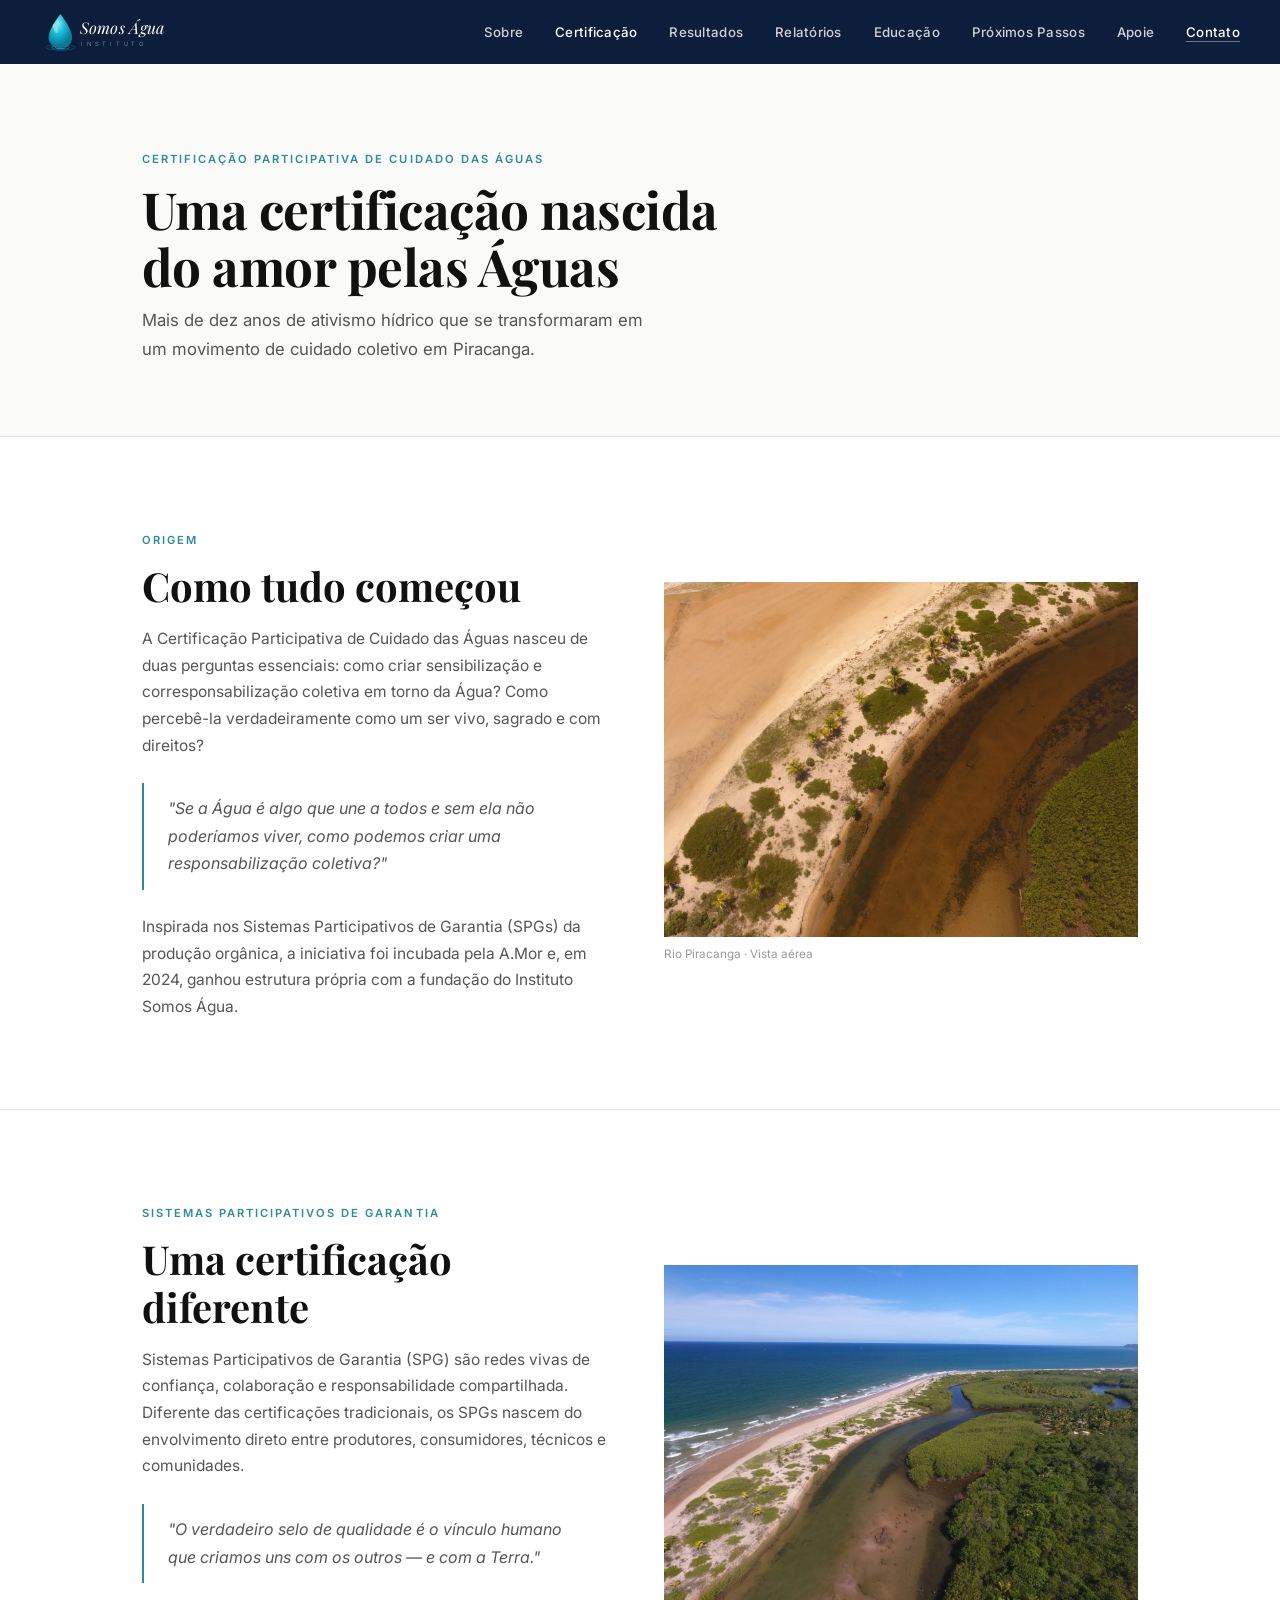
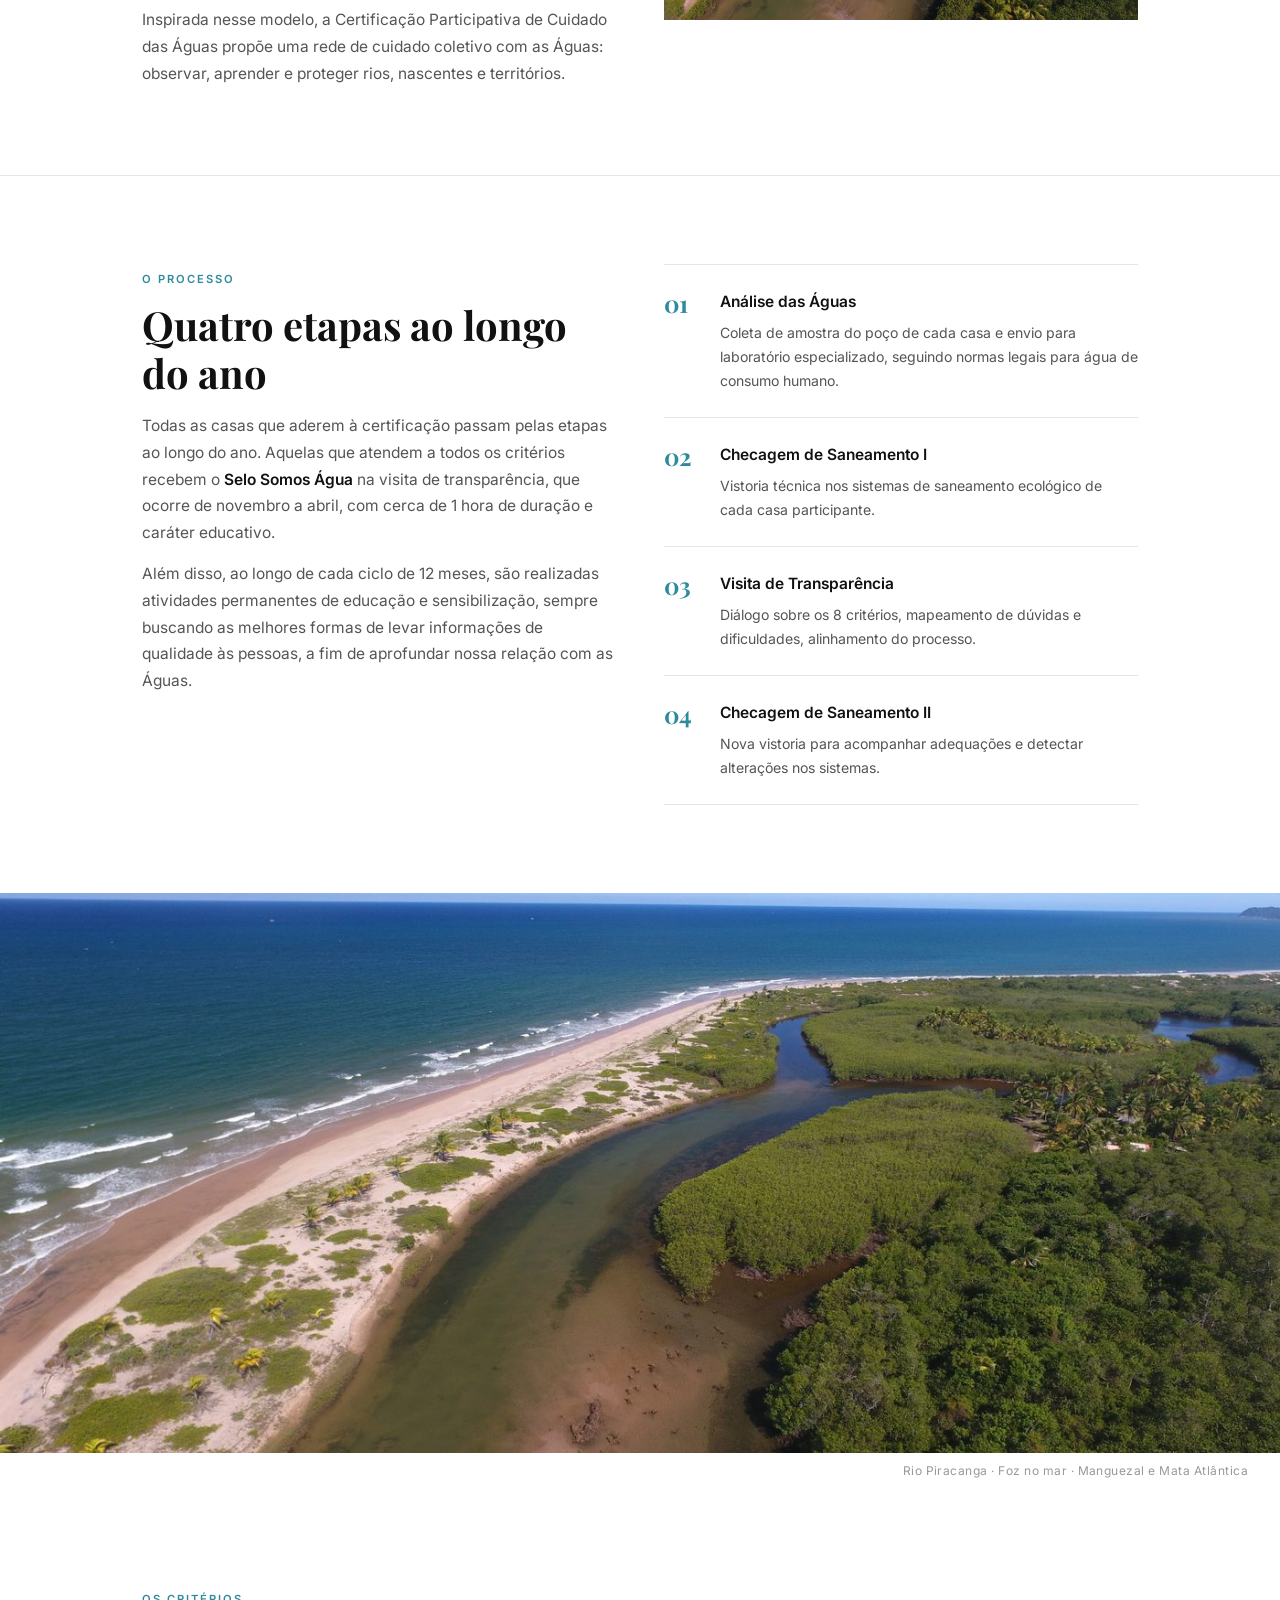
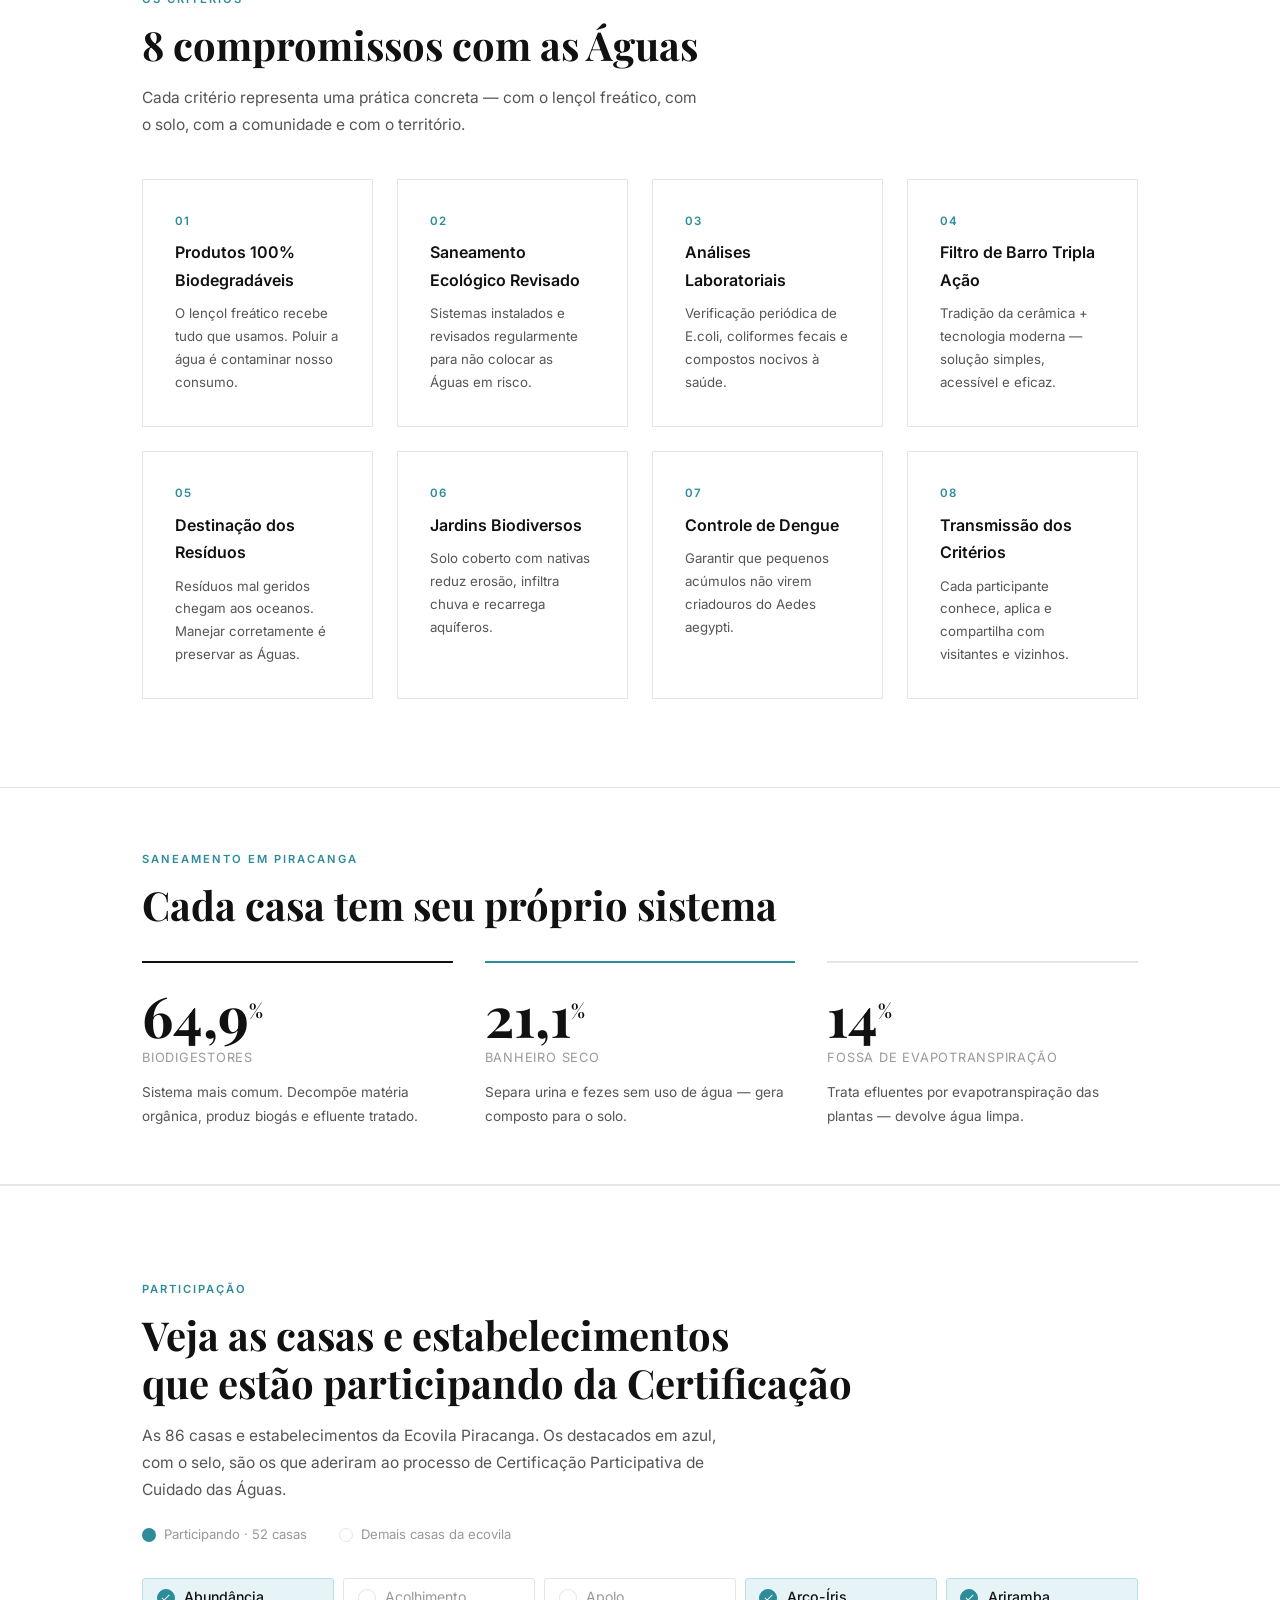
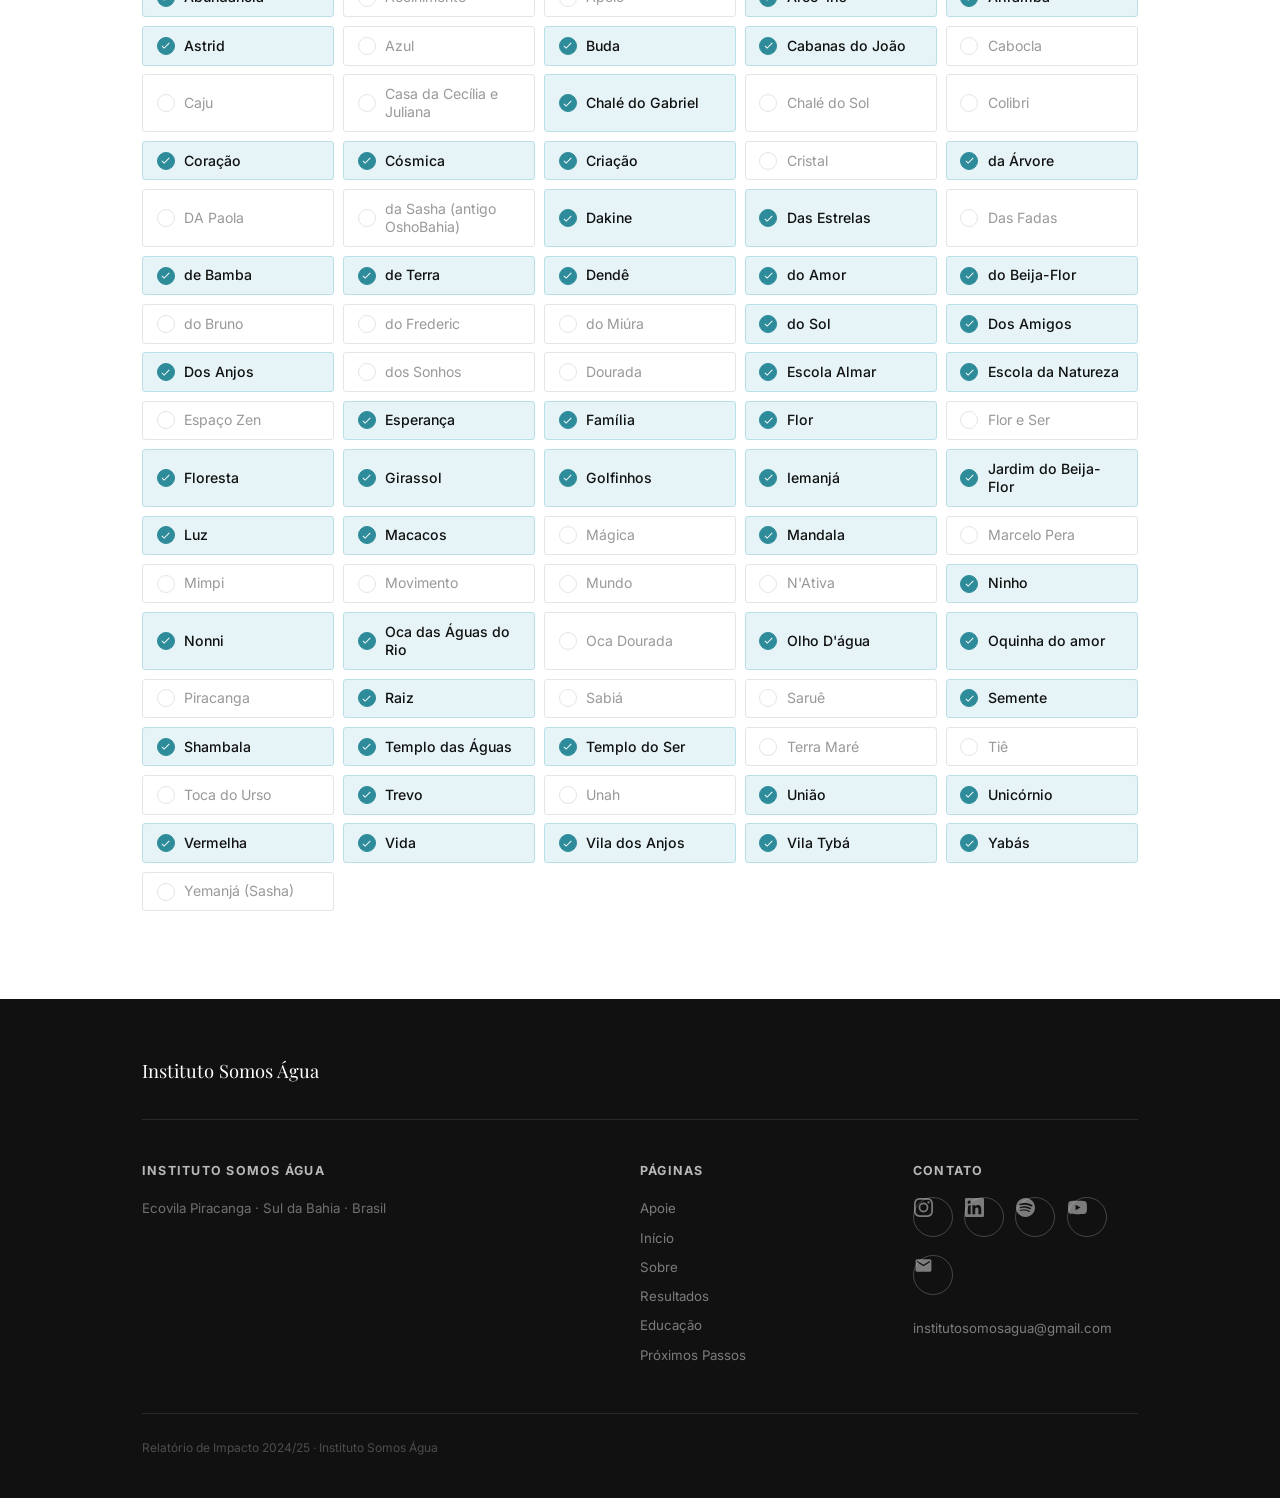
<file: certificacao.html>
<!DOCTYPE html>
<html lang="pt-BR">
<head>
  <meta charset="UTF-8"/><meta name="viewport" content="width=device-width, initial-scale=1.0"/>
  <title>Certificação — Instituto Somos Água</title>
  <link rel="canonical" href="https://institutosomosagua.org.br/certificacao.html"/>
  <meta name="description" content="Certificação Participativa de Cuidado das Águas — 8 critérios, processo anual, nascida do amor pelas Águas em Piracanga, Bahia."/>
  <link href="https://fonts.googleapis.com/css2?family=Playfair+Display:wght@400;700&family=Inter:wght@300;400;500;600&display=swap" rel="stylesheet"/>
  <link rel="stylesheet" href="style.css"/>
  <link rel="icon" href="favicon.svg" type="image/svg+xml"/>
  <link rel="icon" href="favicon-32.png" sizes="32x32" type="image/png"/>
  <link rel="apple-touch-icon" href="apple-touch-icon.png"/>
  <style>
    #main-nav {
      background: #0d1e3c !important;
      border-bottom: none !important;
    }
    #main-nav .nav-logo { color: white; }
    #main-nav .nav-links a { color: rgba(255,255,255,.8); }
    #main-nav .nav-links a:hover,
    #main-nav .nav-links a.active { color: white; border-bottom-color: rgba(255,255,255,.5); }
    #main-nav .nav-cta { color: white !important; border-color: rgba(255,255,255,.4); }
    #main-nav .hamburger span { background: white; }
  </style>
  <!-- Open Graph / WhatsApp -->
  <meta property="og:type"        content="website"/>
  <meta property="og:url" content="https://institutosomosagua.org.br/certificacao.html"/>
  <meta property="og:site_name"   content="Instituto Somos Água"/>
  <meta property="og:title"       content="Certificação — Instituto Somos Água"/>
  <meta property="og:description" content="Certificação Participativa de Cuidado das Águas — 8 critérios, processo anual, nascida do amor pelas Águas em Piracanga, Bahia."/>
  <meta property="og:image"       content="https://institutosomosagua.org.br/imgs/og-image.png"/>
  <meta property="og:image:width" content="1200"/>
  <meta property="og:image:height"content="630"/>
  <meta property="og:locale"      content="pt_BR"/>
  <!-- Twitter / X -->
  <meta name="twitter:card"       content="summary_large_image"/>
  <meta name="twitter:image"      content="https://institutosomosagua.org.br/imgs/og-image.png"/>
  <!-- Google Analytics (GA4) -->
  <script async src="https://www.googletagmanager.com/gtag/js?id=G-5VGXWJZ3L4"></script>
  <script>
    window.dataLayer = window.dataLayer || [];
    function gtag(){dataLayer.push(arguments);}
    gtag('js', new Date());
    gtag('config', 'G-5VGXWJZ3L4');
  </script>
</head>
<body>
<nav id="main-nav">
  <a href="index.html" class="nav-logo" style="padding:0;line-height:0;"><svg xmlns="http://www.w3.org/2000/svg" viewBox="0 0 280 68" height="42" style="display:block;"><defs><radialGradient id="dg" cx="38%" cy="28%" r="65%"><stop offset="0%" stop-color="#9AE8F8"/><stop offset="45%" stop-color="#1BBDD8"/><stop offset="100%" stop-color="#0A7A96"/></radialGradient></defs><ellipse cx="33" cy="59" rx="24" ry="4.5" stroke="#1BBAD6" stroke-width="1.0" fill="none" opacity="0.38"/><ellipse cx="33" cy="59" rx="15" ry="3" stroke="#1BBAD6" stroke-width="1.2" fill="none" opacity="0.58"/><ellipse cx="33" cy="59" rx="8" ry="1.8" stroke="#1BBAD6" stroke-width="1.5" fill="none" opacity="0.82"/><path d="M33 5 C33 5 14 29 14 43 C14 53.8 22.6 60 33 60 C43.4 60 52 53.8 52 43 C52 29 33 5 33 5Z" fill="url(#dg)"/><ellipse cx="25" cy="28" rx="3.5" ry="8" fill="white" opacity="0.3" transform="rotate(-20 25 28)"/><text x="64" y="38" font-family="'Playfair Display', Georgia, serif" font-size="26" font-weight="400" font-style="italic" fill="white" letter-spacing="0.5">Somos Água</text><text x="67" y="56" font-family="Inter, sans-serif" font-size="9.5" font-weight="300" fill="rgba(255,255,255,0.58)" letter-spacing="6">INSTITUTO</text></svg></a>
  <button class="hamburger" id="hamburger"><span></span><span></span><span></span></button>
  <ul class="nav-links" id="nav-links">
    <li><a href="sobre.html">Sobre</a></li>
    <li><a href="certificacao.html" class="active">Certificação</a></li>
    <li><a href="resultados.html">Resultados</a></li>
    <li><a href="relatorios.html">Relatórios</a></li>
    <li><a href="educacao.html">Educação</a></li>
    <li><a href="proximos.html">Próximos Passos</a></li>
    <li><a href="apoie.html">Apoie</a></li>
    <li><a href="index.html#contato" class="nav-cta">Contato</a></li>
  </ul>
</nav>

<div class="page-hero">
  <div class="container">
    <span class="eyebrow">Certificação Participativa de Cuidado das Águas</span>
    <h1>Uma certificação nascida<br/>do amor pelas Águas</h1>
    <p>Mais de dez anos de ativismo hídrico que se transformaram em um movimento de cuidado coletivo em Piracanga.</p>
  </div>
</div>

<!-- ORIGEM -->
<section>
  <div class="container">
    <div class="grid-2 center">
      <div>
        <span class="eyebrow">Origem</span>
        <h2>Como tudo começou</h2>
        <p>A Certificação Participativa de Cuidado das Águas nasceu de duas perguntas essenciais: como criar sensibilização e corresponsabilização coletiva em torno da Água? Como percebê-la verdadeiramente como um ser vivo, sagrado e com direitos?</p>
        <div class="inline-quote">"Se a Água é algo que une a todos e sem ela não poderíamos viver, como podemos criar uma responsabilização coletiva?"</div>
        <p>Inspirada nos Sistemas Participativos de Garantia (SPGs) da produção orgânica, a iniciativa foi incubada pela A.Mor e, em 2024, ganhou estrutura própria com a fundação do Instituto Somos Água.</p>
      </div>
      <div>
        <img src="imgs/rio-top.jpg" alt="Vista aérea do Rio Piracanga" style="width:100%;display:block;"/>
        <p style="font-size:.73rem;color:var(--ink-muted);margin-top:.4rem;">Rio Piracanga · Vista aérea</p>
      </div>
    </div>
  </div>
</section>

<div class="divider"></div>

<!-- SPG -->
<section>
  <div class="container">
    <div class="grid-2 center">
      <div>
        <span class="eyebrow">Sistemas Participativos de Garantia</span>
        <h2>Uma certificação diferente</h2>
        <p>Sistemas Participativos de Garantia (SPG) são redes vivas de confiança, colaboração e responsabilidade compartilhada. Diferente das certificações tradicionais, os SPGs nascem do envolvimento direto entre produtores, consumidores, técnicos e comunidades.</p>
        <div class="inline-quote">"O verdadeiro selo de qualidade é o vínculo humano que criamos uns com os outros — e com a Terra."</div>
        <p>Inspirada nesse modelo, a Certificação Participativa de Cuidado das Águas propõe uma rede de cuidado coletivo com as Águas: observar, aprender e proteger rios, nascentes e territórios.</p>
      </div>
      <div>
        <img loading="lazy" src="imgs/foz.jpg" alt="Foz do Rio Piracanga" style="width:100%;display:block;"/>
      </div>
    </div>
  </div>
</section>

<div class="divider"></div>

<!-- ETAPAS -->
<section>
  <div class="container">
    <div class="grid-2">
      <div>
        <span class="eyebrow">O Processo</span>
        <h2>Quatro etapas ao longo do ano</h2>
        <p>Todas as casas que aderem à certificação passam pelas etapas ao longo do ano. Aquelas que atendem a todos os critérios recebem o <strong>Selo Somos Água</strong> na visita de transparência, que ocorre de novembro a abril, com cerca de 1 hora de duração e caráter educativo.</p>
        <p>Além disso, ao longo de cada ciclo de 12 meses, são realizadas atividades permanentes de educação e sensibilização, sempre buscando as melhores formas de levar informações de qualidade às pessoas, a fim de aprofundar nossa relação com as Águas.</p>
      </div>
      <div>
        <div class="step"><span class="step-n">01</span><div class="step-body"><h3>Análise das Águas</h3><p style="font-size:.88rem;">Coleta de amostra do poço de cada casa e envio para laboratório especializado, seguindo normas legais para água de consumo humano.</p></div></div>
        <div class="step"><span class="step-n">02</span><div class="step-body"><h3>Checagem de Saneamento I</h3><p style="font-size:.88rem;">Vistoria técnica nos sistemas de saneamento ecológico de cada casa participante.</p></div></div>
        <div class="step"><span class="step-n">03</span><div class="step-body"><h3>Visita de Transparência</h3><p style="font-size:.88rem;">Diálogo sobre os 8 critérios, mapeamento de dúvidas e dificuldades, alinhamento do processo.</p></div></div>
        <div class="step"><span class="step-n">04</span><div class="step-body"><h3>Checagem de Saneamento II</h3><p style="font-size:.88rem;">Nova vistoria para acompanhar adequações e detectar alterações nos sistemas.</p></div></div>
      </div>
    </div>
  </div>
</section>

<!-- FOTO FULL -->
<img loading="lazy" src="imgs/foz.jpg" alt="Rio Piracanga encontrando o mar" class="photo-full"/>
<p class="photo-caption">Rio Piracanga · Foz no mar · Manguezal e Mata Atlântica</p>

<!-- 8 CRITÉRIOS -->
<section>
  <div class="container">
    <span class="eyebrow">Os Critérios</span>
    <h2>8 compromissos com as Águas</h2>
    <p style="max-width:560px;margin-bottom:2.5rem;">Cada critério representa uma prática concreta — com o lençol freático, com o solo, com a comunidade e com o território.</p>
    <div class="grid-4">
      <div class="card-box"><p style="font-size:.72rem;color:var(--water);font-weight:600;letter-spacing:.1em;margin-bottom:.5rem;">01</p><h3>Produtos 100% Biodegradáveis</h3><p style="font-size:.83rem;">O lençol freático recebe tudo que usamos. Poluir a água é contaminar nosso consumo.</p></div>
      <div class="card-box"><p style="font-size:.72rem;color:var(--water);font-weight:600;letter-spacing:.1em;margin-bottom:.5rem;">02</p><h3>Saneamento Ecológico Revisado</h3><p style="font-size:.83rem;">Sistemas instalados e revisados regularmente para não colocar as Águas em risco.</p></div>
      <div class="card-box"><p style="font-size:.72rem;color:var(--water);font-weight:600;letter-spacing:.1em;margin-bottom:.5rem;">03</p><h3>Análises Laboratoriais</h3><p style="font-size:.83rem;">Verificação periódica de E.coli, coliformes fecais e compostos nocivos à saúde.</p></div>
      <div class="card-box"><p style="font-size:.72rem;color:var(--water);font-weight:600;letter-spacing:.1em;margin-bottom:.5rem;">04</p><h3>Filtro de Barro Tripla Ação</h3><p style="font-size:.83rem;">Tradição da cerâmica + tecnologia moderna — solução simples, acessível e eficaz.</p></div>
      <div class="card-box"><p style="font-size:.72rem;color:var(--water);font-weight:600;letter-spacing:.1em;margin-bottom:.5rem;">05</p><h3>Destinação dos Resíduos</h3><p style="font-size:.83rem;">Resíduos mal geridos chegam aos oceanos. Manejar corretamente é preservar as Águas.</p></div>
      <div class="card-box"><p style="font-size:.72rem;color:var(--water);font-weight:600;letter-spacing:.1em;margin-bottom:.5rem;">06</p><h3>Jardins Biodiversos</h3><p style="font-size:.83rem;">Solo coberto com nativas reduz erosão, infiltra chuva e recarrega aquíferos.</p></div>
      <div class="card-box"><p style="font-size:.72rem;color:var(--water);font-weight:600;letter-spacing:.1em;margin-bottom:.5rem;">07</p><h3>Controle de Dengue</h3><p style="font-size:.83rem;">Garantir que pequenos acúmulos não virem criadouros do Aedes aegypti.</p></div>
      <div class="card-box"><p style="font-size:.72rem;color:var(--water);font-weight:600;letter-spacing:.1em;margin-bottom:.5rem;">08</p><h3>Transmissão dos Critérios</h3><p style="font-size:.83rem;">Cada participante conhece, aplica e compartilha com visitantes e vizinhos.</p></div>
    </div>
  </div>
</section>

<div class="divider"></div>

<!-- SANEAMENTO -->
<section class="tight">
  <div class="container">
    <span class="eyebrow">Saneamento em Piracanga</span>
    <h2>Cada casa tem seu próprio sistema</h2>
    <div class="grid-3" style="margin-top:2rem;">
      <div style="border-top:2px solid var(--ink);padding-top:1.5rem;">
        <div class="stat-num">64,9<sup style="font-size:1.2rem;">%</sup></div>
        <div class="stat-label" style="margin-bottom:.75rem;">Biodigestores</div>
        <p style="font-size:.85rem;">Sistema mais comum. Decompõe matéria orgânica, produz biogás e efluente tratado.</p>
      </div>
      <div style="border-top:2px solid var(--water);padding-top:1.5rem;">
        <div class="stat-num">21,1<sup style="font-size:1.2rem;">%</sup></div>
        <div class="stat-label" style="margin-bottom:.75rem;">Banheiro Seco</div>
        <p style="font-size:.85rem;">Separa urina e fezes sem uso de água — gera composto para o solo.</p>
      </div>
      <div style="border-top:2px solid var(--border);padding-top:1.5rem;">
        <div class="stat-num">14<sup style="font-size:1.2rem;">%</sup></div>
        <div class="stat-label" style="margin-bottom:.75rem;">Fossa de Evapotranspiração</div>
        <p style="font-size:.85rem;">Trata efluentes por evapotranspiração das plantas — devolve água limpa.</p>
      </div>
    </div>
  </div>
</section>

<div class="divider"></div>

<!-- CASAS PARTICIPANTES -->
<section class="houses-section" id="casas">
  <div class="container">
    <span class="eyebrow">Participação</span>
    <h2>Veja as casas e estabelecimentos<br/>que estão participando da Certificação</h2>
    <p style="max-width:600px;">As 86 casas e estabelecimentos da Ecovila Piracanga. Os destacados em azul, com o selo, são os que aderiram ao processo de Certificação Participativa de Cuidado das Águas.</p>
    <div class="houses-legend">
      <span class="lg"><span class="dot" style="background:var(--water);"></span> Participando &middot; 52 casas</span>
      <span class="lg"><span class="dot" style="background:var(--white);border:1px solid var(--border);"></span> Demais casas da ecovila</span>
    </div>
<div class="houses-grid">
      <div class="house in"><span class="tick"><svg viewBox="0 0 24 24" width="11" height="11" aria-hidden="true"><path d="M9 16.17L4.83 12l-1.42 1.41L9 19 21 7l-1.41-1.41z"/></svg></span><span>Abundância</span></div>
      <div class="house"><span class="tick"></span><span>Acolhimento</span></div>
      <div class="house"><span class="tick"></span><span>Apolo</span></div>
      <div class="house in"><span class="tick"><svg viewBox="0 0 24 24" width="11" height="11" aria-hidden="true"><path d="M9 16.17L4.83 12l-1.42 1.41L9 19 21 7l-1.41-1.41z"/></svg></span><span>Arco-Íris</span></div>
      <div class="house in"><span class="tick"><svg viewBox="0 0 24 24" width="11" height="11" aria-hidden="true"><path d="M9 16.17L4.83 12l-1.42 1.41L9 19 21 7l-1.41-1.41z"/></svg></span><span>Ariramba</span></div>
      <div class="house in"><span class="tick"><svg viewBox="0 0 24 24" width="11" height="11" aria-hidden="true"><path d="M9 16.17L4.83 12l-1.42 1.41L9 19 21 7l-1.41-1.41z"/></svg></span><span>Astrid</span></div>
      <div class="house"><span class="tick"></span><span>Azul</span></div>
      <div class="house in"><span class="tick"><svg viewBox="0 0 24 24" width="11" height="11" aria-hidden="true"><path d="M9 16.17L4.83 12l-1.42 1.41L9 19 21 7l-1.41-1.41z"/></svg></span><span>Buda</span></div>
      <div class="house in"><span class="tick"><svg viewBox="0 0 24 24" width="11" height="11" aria-hidden="true"><path d="M9 16.17L4.83 12l-1.42 1.41L9 19 21 7l-1.41-1.41z"/></svg></span><span>Cabanas do João</span></div>
      <div class="house"><span class="tick"></span><span>Cabocla</span></div>
      <div class="house"><span class="tick"></span><span>Caju</span></div>
      <div class="house"><span class="tick"></span><span>Casa da Cecília e Juliana</span></div>
      <div class="house in"><span class="tick"><svg viewBox="0 0 24 24" width="11" height="11" aria-hidden="true"><path d="M9 16.17L4.83 12l-1.42 1.41L9 19 21 7l-1.41-1.41z"/></svg></span><span>Chalé do Gabriel</span></div>
      <div class="house"><span class="tick"></span><span>Chalé do Sol</span></div>
      <div class="house"><span class="tick"></span><span>Colibri</span></div>
      <div class="house in"><span class="tick"><svg viewBox="0 0 24 24" width="11" height="11" aria-hidden="true"><path d="M9 16.17L4.83 12l-1.42 1.41L9 19 21 7l-1.41-1.41z"/></svg></span><span>Coração</span></div>
      <div class="house in"><span class="tick"><svg viewBox="0 0 24 24" width="11" height="11" aria-hidden="true"><path d="M9 16.17L4.83 12l-1.42 1.41L9 19 21 7l-1.41-1.41z"/></svg></span><span>Cósmica</span></div>
      <div class="house in"><span class="tick"><svg viewBox="0 0 24 24" width="11" height="11" aria-hidden="true"><path d="M9 16.17L4.83 12l-1.42 1.41L9 19 21 7l-1.41-1.41z"/></svg></span><span>Criação</span></div>
      <div class="house"><span class="tick"></span><span>Cristal</span></div>
      <div class="house in"><span class="tick"><svg viewBox="0 0 24 24" width="11" height="11" aria-hidden="true"><path d="M9 16.17L4.83 12l-1.42 1.41L9 19 21 7l-1.41-1.41z"/></svg></span><span>da Árvore</span></div>
      <div class="house"><span class="tick"></span><span>DA Paola</span></div>
      <div class="house"><span class="tick"></span><span>da Sasha (antigo OshoBahia)</span></div>
      <div class="house in"><span class="tick"><svg viewBox="0 0 24 24" width="11" height="11" aria-hidden="true"><path d="M9 16.17L4.83 12l-1.42 1.41L9 19 21 7l-1.41-1.41z"/></svg></span><span>Dakine</span></div>
      <div class="house in"><span class="tick"><svg viewBox="0 0 24 24" width="11" height="11" aria-hidden="true"><path d="M9 16.17L4.83 12l-1.42 1.41L9 19 21 7l-1.41-1.41z"/></svg></span><span>Das Estrelas</span></div>
      <div class="house"><span class="tick"></span><span>Das Fadas</span></div>
      <div class="house in"><span class="tick"><svg viewBox="0 0 24 24" width="11" height="11" aria-hidden="true"><path d="M9 16.17L4.83 12l-1.42 1.41L9 19 21 7l-1.41-1.41z"/></svg></span><span>de Bamba</span></div>
      <div class="house in"><span class="tick"><svg viewBox="0 0 24 24" width="11" height="11" aria-hidden="true"><path d="M9 16.17L4.83 12l-1.42 1.41L9 19 21 7l-1.41-1.41z"/></svg></span><span>de Terra</span></div>
      <div class="house in"><span class="tick"><svg viewBox="0 0 24 24" width="11" height="11" aria-hidden="true"><path d="M9 16.17L4.83 12l-1.42 1.41L9 19 21 7l-1.41-1.41z"/></svg></span><span>Dendê</span></div>
      <div class="house in"><span class="tick"><svg viewBox="0 0 24 24" width="11" height="11" aria-hidden="true"><path d="M9 16.17L4.83 12l-1.42 1.41L9 19 21 7l-1.41-1.41z"/></svg></span><span>do Amor</span></div>
      <div class="house in"><span class="tick"><svg viewBox="0 0 24 24" width="11" height="11" aria-hidden="true"><path d="M9 16.17L4.83 12l-1.42 1.41L9 19 21 7l-1.41-1.41z"/></svg></span><span>do Beija-Flor</span></div>
      <div class="house"><span class="tick"></span><span>do Bruno</span></div>
      <div class="house"><span class="tick"></span><span>do Frederic</span></div>
      <div class="house"><span class="tick"></span><span>do Miúra</span></div>
      <div class="house in"><span class="tick"><svg viewBox="0 0 24 24" width="11" height="11" aria-hidden="true"><path d="M9 16.17L4.83 12l-1.42 1.41L9 19 21 7l-1.41-1.41z"/></svg></span><span>do Sol</span></div>
      <div class="house in"><span class="tick"><svg viewBox="0 0 24 24" width="11" height="11" aria-hidden="true"><path d="M9 16.17L4.83 12l-1.42 1.41L9 19 21 7l-1.41-1.41z"/></svg></span><span>Dos Amigos</span></div>
      <div class="house in"><span class="tick"><svg viewBox="0 0 24 24" width="11" height="11" aria-hidden="true"><path d="M9 16.17L4.83 12l-1.42 1.41L9 19 21 7l-1.41-1.41z"/></svg></span><span>Dos Anjos</span></div>
      <div class="house"><span class="tick"></span><span>dos Sonhos</span></div>
      <div class="house"><span class="tick"></span><span>Dourada</span></div>
      <div class="house in"><span class="tick"><svg viewBox="0 0 24 24" width="11" height="11" aria-hidden="true"><path d="M9 16.17L4.83 12l-1.42 1.41L9 19 21 7l-1.41-1.41z"/></svg></span><span>Escola Almar</span></div>
      <div class="house in"><span class="tick"><svg viewBox="0 0 24 24" width="11" height="11" aria-hidden="true"><path d="M9 16.17L4.83 12l-1.42 1.41L9 19 21 7l-1.41-1.41z"/></svg></span><span>Escola da Natureza</span></div>
      <div class="house"><span class="tick"></span><span>Espaço Zen</span></div>
      <div class="house in"><span class="tick"><svg viewBox="0 0 24 24" width="11" height="11" aria-hidden="true"><path d="M9 16.17L4.83 12l-1.42 1.41L9 19 21 7l-1.41-1.41z"/></svg></span><span>Esperança</span></div>
      <div class="house in"><span class="tick"><svg viewBox="0 0 24 24" width="11" height="11" aria-hidden="true"><path d="M9 16.17L4.83 12l-1.42 1.41L9 19 21 7l-1.41-1.41z"/></svg></span><span>Família</span></div>
      <div class="house in"><span class="tick"><svg viewBox="0 0 24 24" width="11" height="11" aria-hidden="true"><path d="M9 16.17L4.83 12l-1.42 1.41L9 19 21 7l-1.41-1.41z"/></svg></span><span>Flor</span></div>
      <div class="house"><span class="tick"></span><span>Flor e Ser</span></div>
      <div class="house in"><span class="tick"><svg viewBox="0 0 24 24" width="11" height="11" aria-hidden="true"><path d="M9 16.17L4.83 12l-1.42 1.41L9 19 21 7l-1.41-1.41z"/></svg></span><span>Floresta</span></div>
      <div class="house in"><span class="tick"><svg viewBox="0 0 24 24" width="11" height="11" aria-hidden="true"><path d="M9 16.17L4.83 12l-1.42 1.41L9 19 21 7l-1.41-1.41z"/></svg></span><span>Girassol</span></div>
      <div class="house in"><span class="tick"><svg viewBox="0 0 24 24" width="11" height="11" aria-hidden="true"><path d="M9 16.17L4.83 12l-1.42 1.41L9 19 21 7l-1.41-1.41z"/></svg></span><span>Golfinhos</span></div>
      <div class="house in"><span class="tick"><svg viewBox="0 0 24 24" width="11" height="11" aria-hidden="true"><path d="M9 16.17L4.83 12l-1.42 1.41L9 19 21 7l-1.41-1.41z"/></svg></span><span>Iemanjá</span></div>
      <div class="house in"><span class="tick"><svg viewBox="0 0 24 24" width="11" height="11" aria-hidden="true"><path d="M9 16.17L4.83 12l-1.42 1.41L9 19 21 7l-1.41-1.41z"/></svg></span><span>Jardim do Beija-Flor</span></div>
      <div class="house in"><span class="tick"><svg viewBox="0 0 24 24" width="11" height="11" aria-hidden="true"><path d="M9 16.17L4.83 12l-1.42 1.41L9 19 21 7l-1.41-1.41z"/></svg></span><span>Luz</span></div>
      <div class="house in"><span class="tick"><svg viewBox="0 0 24 24" width="11" height="11" aria-hidden="true"><path d="M9 16.17L4.83 12l-1.42 1.41L9 19 21 7l-1.41-1.41z"/></svg></span><span>Macacos</span></div>
      <div class="house"><span class="tick"></span><span>Mágica</span></div>
      <div class="house in"><span class="tick"><svg viewBox="0 0 24 24" width="11" height="11" aria-hidden="true"><path d="M9 16.17L4.83 12l-1.42 1.41L9 19 21 7l-1.41-1.41z"/></svg></span><span>Mandala</span></div>
      <div class="house"><span class="tick"></span><span>Marcelo Pera</span></div>
      <div class="house"><span class="tick"></span><span>Mimpi</span></div>
      <div class="house"><span class="tick"></span><span>Movimento</span></div>
      <div class="house"><span class="tick"></span><span>Mundo</span></div>
      <div class="house"><span class="tick"></span><span>N'Ativa</span></div>
      <div class="house in"><span class="tick"><svg viewBox="0 0 24 24" width="11" height="11" aria-hidden="true"><path d="M9 16.17L4.83 12l-1.42 1.41L9 19 21 7l-1.41-1.41z"/></svg></span><span>Ninho</span></div>
      <div class="house in"><span class="tick"><svg viewBox="0 0 24 24" width="11" height="11" aria-hidden="true"><path d="M9 16.17L4.83 12l-1.42 1.41L9 19 21 7l-1.41-1.41z"/></svg></span><span>Nonni</span></div>
      <div class="house in"><span class="tick"><svg viewBox="0 0 24 24" width="11" height="11" aria-hidden="true"><path d="M9 16.17L4.83 12l-1.42 1.41L9 19 21 7l-1.41-1.41z"/></svg></span><span>Oca das Águas do Rio</span></div>
      <div class="house"><span class="tick"></span><span>Oca Dourada</span></div>
      <div class="house in"><span class="tick"><svg viewBox="0 0 24 24" width="11" height="11" aria-hidden="true"><path d="M9 16.17L4.83 12l-1.42 1.41L9 19 21 7l-1.41-1.41z"/></svg></span><span>Olho D'água</span></div>
      <div class="house in"><span class="tick"><svg viewBox="0 0 24 24" width="11" height="11" aria-hidden="true"><path d="M9 16.17L4.83 12l-1.42 1.41L9 19 21 7l-1.41-1.41z"/></svg></span><span>Oquinha do amor</span></div>
      <div class="house"><span class="tick"></span><span>Piracanga</span></div>
      <div class="house in"><span class="tick"><svg viewBox="0 0 24 24" width="11" height="11" aria-hidden="true"><path d="M9 16.17L4.83 12l-1.42 1.41L9 19 21 7l-1.41-1.41z"/></svg></span><span>Raiz</span></div>
      <div class="house"><span class="tick"></span><span>Sabiá</span></div>
      <div class="house"><span class="tick"></span><span>Saruê</span></div>
      <div class="house in"><span class="tick"><svg viewBox="0 0 24 24" width="11" height="11" aria-hidden="true"><path d="M9 16.17L4.83 12l-1.42 1.41L9 19 21 7l-1.41-1.41z"/></svg></span><span>Semente</span></div>
      <div class="house in"><span class="tick"><svg viewBox="0 0 24 24" width="11" height="11" aria-hidden="true"><path d="M9 16.17L4.83 12l-1.42 1.41L9 19 21 7l-1.41-1.41z"/></svg></span><span>Shambala</span></div>
      <div class="house in"><span class="tick"><svg viewBox="0 0 24 24" width="11" height="11" aria-hidden="true"><path d="M9 16.17L4.83 12l-1.42 1.41L9 19 21 7l-1.41-1.41z"/></svg></span><span>Templo das Águas</span></div>
      <div class="house in"><span class="tick"><svg viewBox="0 0 24 24" width="11" height="11" aria-hidden="true"><path d="M9 16.17L4.83 12l-1.42 1.41L9 19 21 7l-1.41-1.41z"/></svg></span><span>Templo do Ser</span></div>
      <div class="house"><span class="tick"></span><span>Terra Maré</span></div>
      <div class="house"><span class="tick"></span><span>Tiê</span></div>
      <div class="house"><span class="tick"></span><span>Toca do Urso</span></div>
      <div class="house in"><span class="tick"><svg viewBox="0 0 24 24" width="11" height="11" aria-hidden="true"><path d="M9 16.17L4.83 12l-1.42 1.41L9 19 21 7l-1.41-1.41z"/></svg></span><span>Trevo</span></div>
      <div class="house"><span class="tick"></span><span>Unah</span></div>
      <div class="house in"><span class="tick"><svg viewBox="0 0 24 24" width="11" height="11" aria-hidden="true"><path d="M9 16.17L4.83 12l-1.42 1.41L9 19 21 7l-1.41-1.41z"/></svg></span><span>União</span></div>
      <div class="house in"><span class="tick"><svg viewBox="0 0 24 24" width="11" height="11" aria-hidden="true"><path d="M9 16.17L4.83 12l-1.42 1.41L9 19 21 7l-1.41-1.41z"/></svg></span><span>Unicórnio</span></div>
      <div class="house in"><span class="tick"><svg viewBox="0 0 24 24" width="11" height="11" aria-hidden="true"><path d="M9 16.17L4.83 12l-1.42 1.41L9 19 21 7l-1.41-1.41z"/></svg></span><span>Vermelha</span></div>
      <div class="house in"><span class="tick"><svg viewBox="0 0 24 24" width="11" height="11" aria-hidden="true"><path d="M9 16.17L4.83 12l-1.42 1.41L9 19 21 7l-1.41-1.41z"/></svg></span><span>Vida</span></div>
      <div class="house in"><span class="tick"><svg viewBox="0 0 24 24" width="11" height="11" aria-hidden="true"><path d="M9 16.17L4.83 12l-1.42 1.41L9 19 21 7l-1.41-1.41z"/></svg></span><span>Vila dos Anjos</span></div>
      <div class="house in"><span class="tick"><svg viewBox="0 0 24 24" width="11" height="11" aria-hidden="true"><path d="M9 16.17L4.83 12l-1.42 1.41L9 19 21 7l-1.41-1.41z"/></svg></span><span>Vila Tybá</span></div>
      <div class="house in"><span class="tick"><svg viewBox="0 0 24 24" width="11" height="11" aria-hidden="true"><path d="M9 16.17L4.83 12l-1.42 1.41L9 19 21 7l-1.41-1.41z"/></svg></span><span>Yabás</span></div>
      <div class="house"><span class="tick"></span><span>Yemanjá (Sasha)</span></div>
    </div>
  </div>
</section>

<footer>
  <div class="footer-inner">
    <div class="footer-logo">Instituto Somos Água</div>
    <div class="footer-grid">
      <div class="footer-col"><h4>Instituto Somos Água</h4><p>Ecovila Piracanga · Sul da Bahia · Brasil</p></div>
      <div class="footer-col"><h4>Páginas</h4><a href="apoie.html">Apoie</a><a href="index.html">Início</a><a href="sobre.html">Sobre</a><a href="resultados.html">Resultados</a><a href="educacao.html">Educação</a><a href="proximos.html">Próximos Passos</a></div>
      <div class="footer-col">
        <h4>Contato</h4>
        <div class="social-row">
          <a href="https://www.instagram.com/institutosomosagua/" target="_blank" rel="noopener" class="social-btn ig" aria-label="Instagram"><svg viewBox="0 0 24 24" width="20" height="20" aria-hidden="true"><path d="M12 2.163c3.204 0 3.584.012 4.85.07 3.252.148 4.771 1.691 4.919 4.919.058 1.265.069 1.645.069 4.849 0 3.205-.012 3.584-.069 4.849-.149 3.225-1.664 4.771-4.919 4.919-1.266.058-1.644.07-4.85.07-3.204 0-3.584-.012-4.849-.07-3.26-.149-4.771-1.699-4.919-4.92-.058-1.265-.07-1.644-.07-4.849 0-3.204.013-3.583.07-4.849.149-3.227 1.664-4.771 4.919-4.919 1.266-.057 1.645-.069 4.849-.069zm0-2.163C8.741 0 8.332.014 7.052.072 2.695.272.273 2.69.073 7.052.014 8.333 0 8.741 0 12c0 3.259.014 3.668.072 4.948.2 4.358 2.618 6.78 6.98 6.98C8.333 23.986 8.741 24 12 24c3.259 0 3.668-.014 4.948-.072 4.354-.2 6.782-2.618 6.979-6.98.059-1.28.073-1.689.073-4.948 0-3.259-.014-3.667-.072-4.947-.196-4.354-2.617-6.78-6.979-6.98C15.668.014 15.259 0 12 0zm0 5.838a6.162 6.162 0 100 12.324 6.162 6.162 0 000-12.324zM12 16a4 4 0 110-8 4 4 0 010 8zm6.406-11.845a1.44 1.44 0 100 2.881 1.44 1.44 0 000-2.881z"/></svg></a>
          <a href="https://www.linkedin.com/company/instituto-somos-%C3%A1gua/" target="_blank" rel="noopener" class="social-btn li" aria-label="LinkedIn"><svg viewBox="0 0 24 24" width="20" height="20" aria-hidden="true"><path d="M20.447 20.452h-3.554v-5.569c0-1.328-.027-3.037-1.852-3.037-1.853 0-2.136 1.445-2.136 2.939v5.667H9.351V9h3.414v1.561h.046c.477-.9 1.637-1.85 3.37-1.85 3.601 0 4.267 2.37 4.267 5.455v6.286zM5.337 7.433a2.062 2.062 0 01-2.063-2.065 2.064 2.064 0 112.063 2.065zm1.782 13.019H3.555V9h3.564v11.452zM22.225 0H1.771C.792 0 0 .774 0 1.729v20.542C0 23.227.792 24 1.771 24h20.451C23.2 24 24 23.227 24 22.271V1.729C24 .774 23.2 0 22.222 0h.003z"/></svg></a>
          <a href="https://open.spotify.com/show/7oKQB1N1HVJyOMrPgFYadg" target="_blank" rel="noopener" class="social-btn sp" aria-label="Spotify"><svg viewBox="0 0 24 24" width="20" height="20" aria-hidden="true"><path d="M12 0C5.4 0 0 5.4 0 12s5.4 12 12 12 12-5.4 12-12S18.66 0 12 0zm5.521 17.34c-.24.359-.66.48-1.021.24-2.82-1.74-6.36-2.101-10.561-1.141-.418.122-.779-.179-.899-.539-.12-.421.18-.78.54-.9 4.56-1.021 8.52-.6 11.64 1.32.42.18.479.659.301 1.02zm1.44-3.3c-.301.42-.841.6-1.262.3-3.239-1.98-8.159-2.58-11.939-1.38-.479.12-1.02-.12-1.14-.6-.12-.48.12-1.021.6-1.141C9.6 9.9 15 10.561 18.72 12.84c.361.181.54.78.241 1.2zm.12-3.36C15.24 8.4 8.82 8.16 5.16 9.301c-.6.179-1.2-.181-1.38-.721-.18-.601.18-1.2.72-1.381 4.26-1.26 11.28-1.02 15.721 1.621.539.3.719 1.02.42 1.56-.299.421-1.02.599-1.56.3z"/></svg></a>
          <a href="https://www.youtube.com/@institutosomosagua" target="_blank" rel="noopener" class="social-btn yt" aria-label="YouTube"><svg viewBox="0 0 24 24" width="20" height="20" aria-hidden="true"><path d="M23.498 6.186a3.016 3.016 0 0 0-2.122-2.136C19.505 3.545 12 3.545 12 3.545s-7.505 0-9.377.505A3.017 3.017 0 0 0 .502 6.186C0 8.07 0 12 0 12s0 3.93.502 5.814a3.016 3.016 0 0 0 2.122 2.136c1.871.505 9.376.505 9.376.505s7.505 0 9.377-.505a3.015 3.015 0 0 0 2.122-2.136C24 15.93 24 12 24 12s0-3.93-.502-5.814zM9.545 15.568V8.432L15.818 12l-6.273 3.568z"/></svg></a>
          <a href="mailto:institutosomosagua@gmail.com" class="social-btn em" aria-label="E-mail"><svg viewBox="0 0 24 24" width="20" height="20" aria-hidden="true"><path d="M20 4H4c-1.1 0-1.99.9-1.99 2L2 18c0 1.1.9 2 2 2h16c1.1 0 2-.9 2-2V6c0-1.1-.9-2-2-2zm0 4l-8 5-8-5V6l8 5 8-5v2z"/></svg></a>
        </div>
        <a href="mailto:institutosomosagua@gmail.com" class="footer-email">institutosomosagua@gmail.com</a>
      </div>
    </div>
    <p class="footer-bottom">Relatório de Impacto 2024/25 · Instituto Somos Água</p>
  </div>
</footer>
<script>document.getElementById('hamburger').addEventListener('click',()=>document.getElementById('nav-links').classList.toggle('open'));</script>
</body>
</html>
</file>
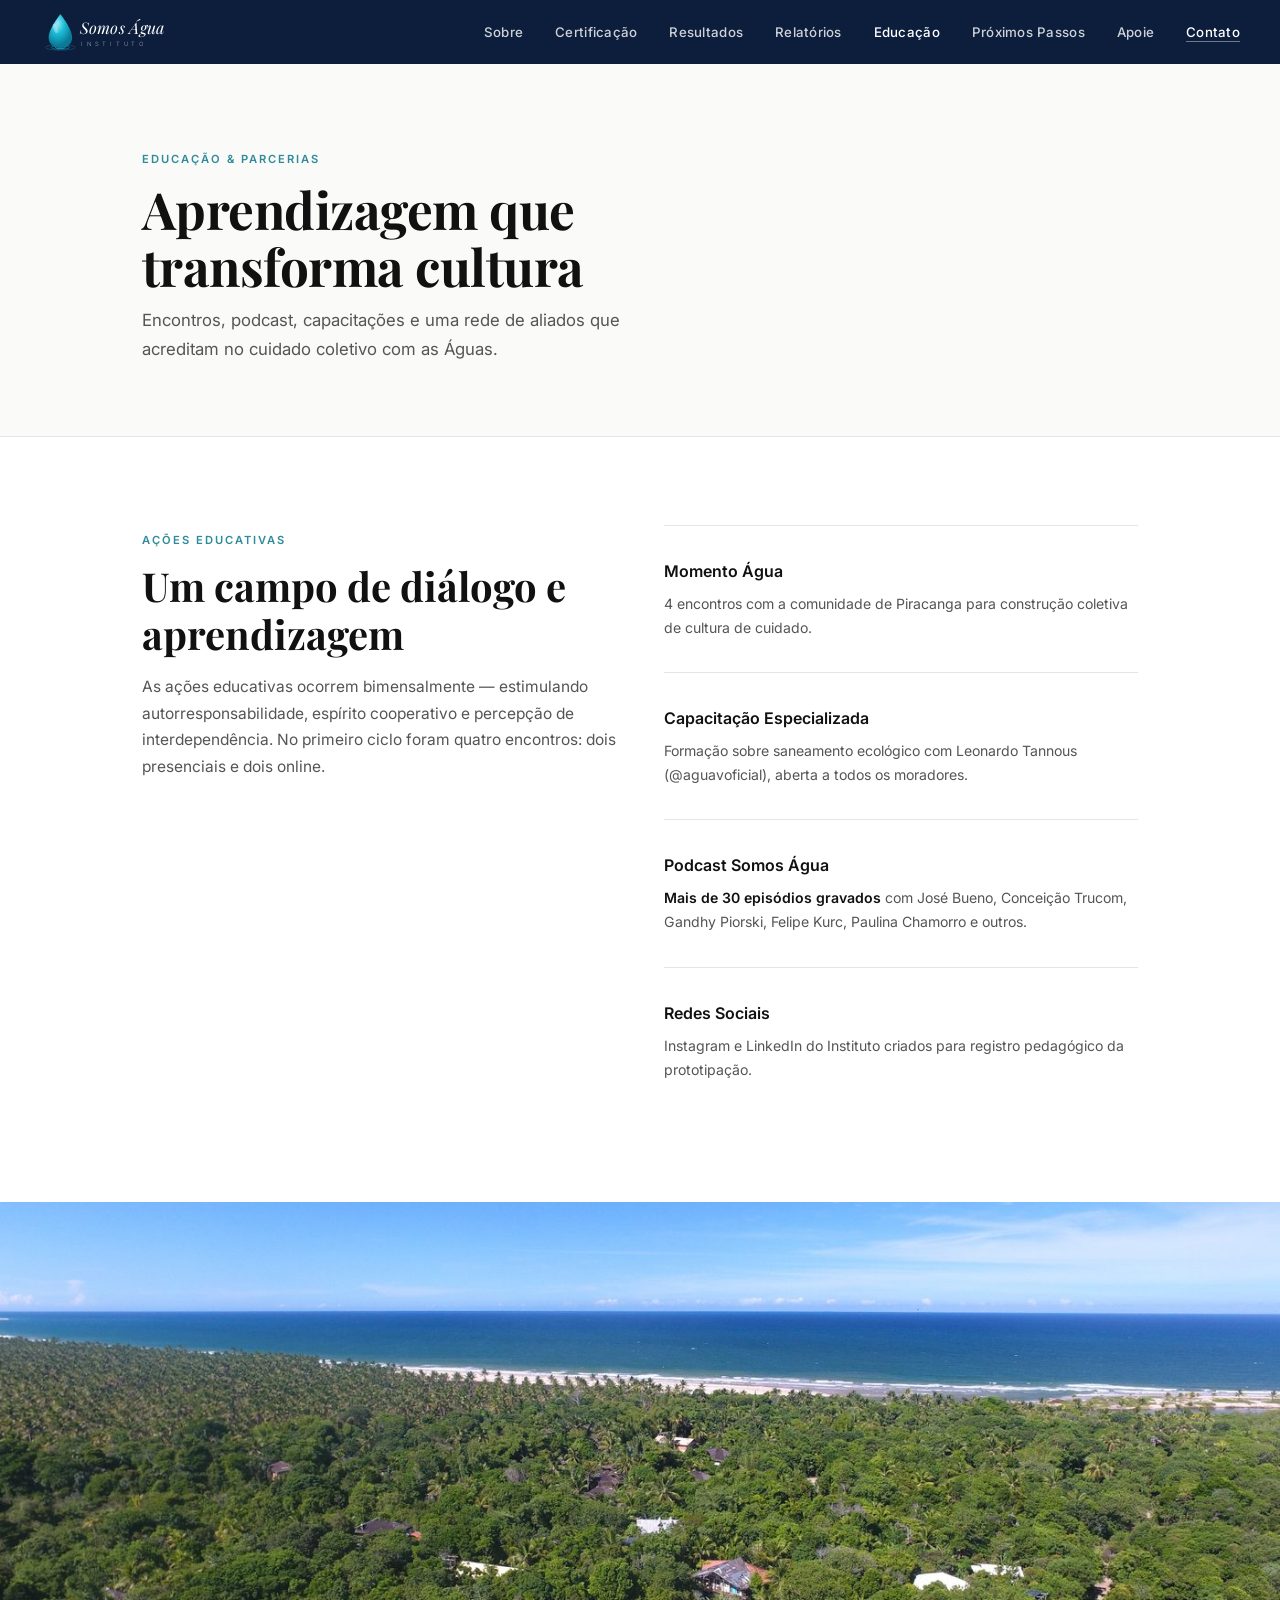
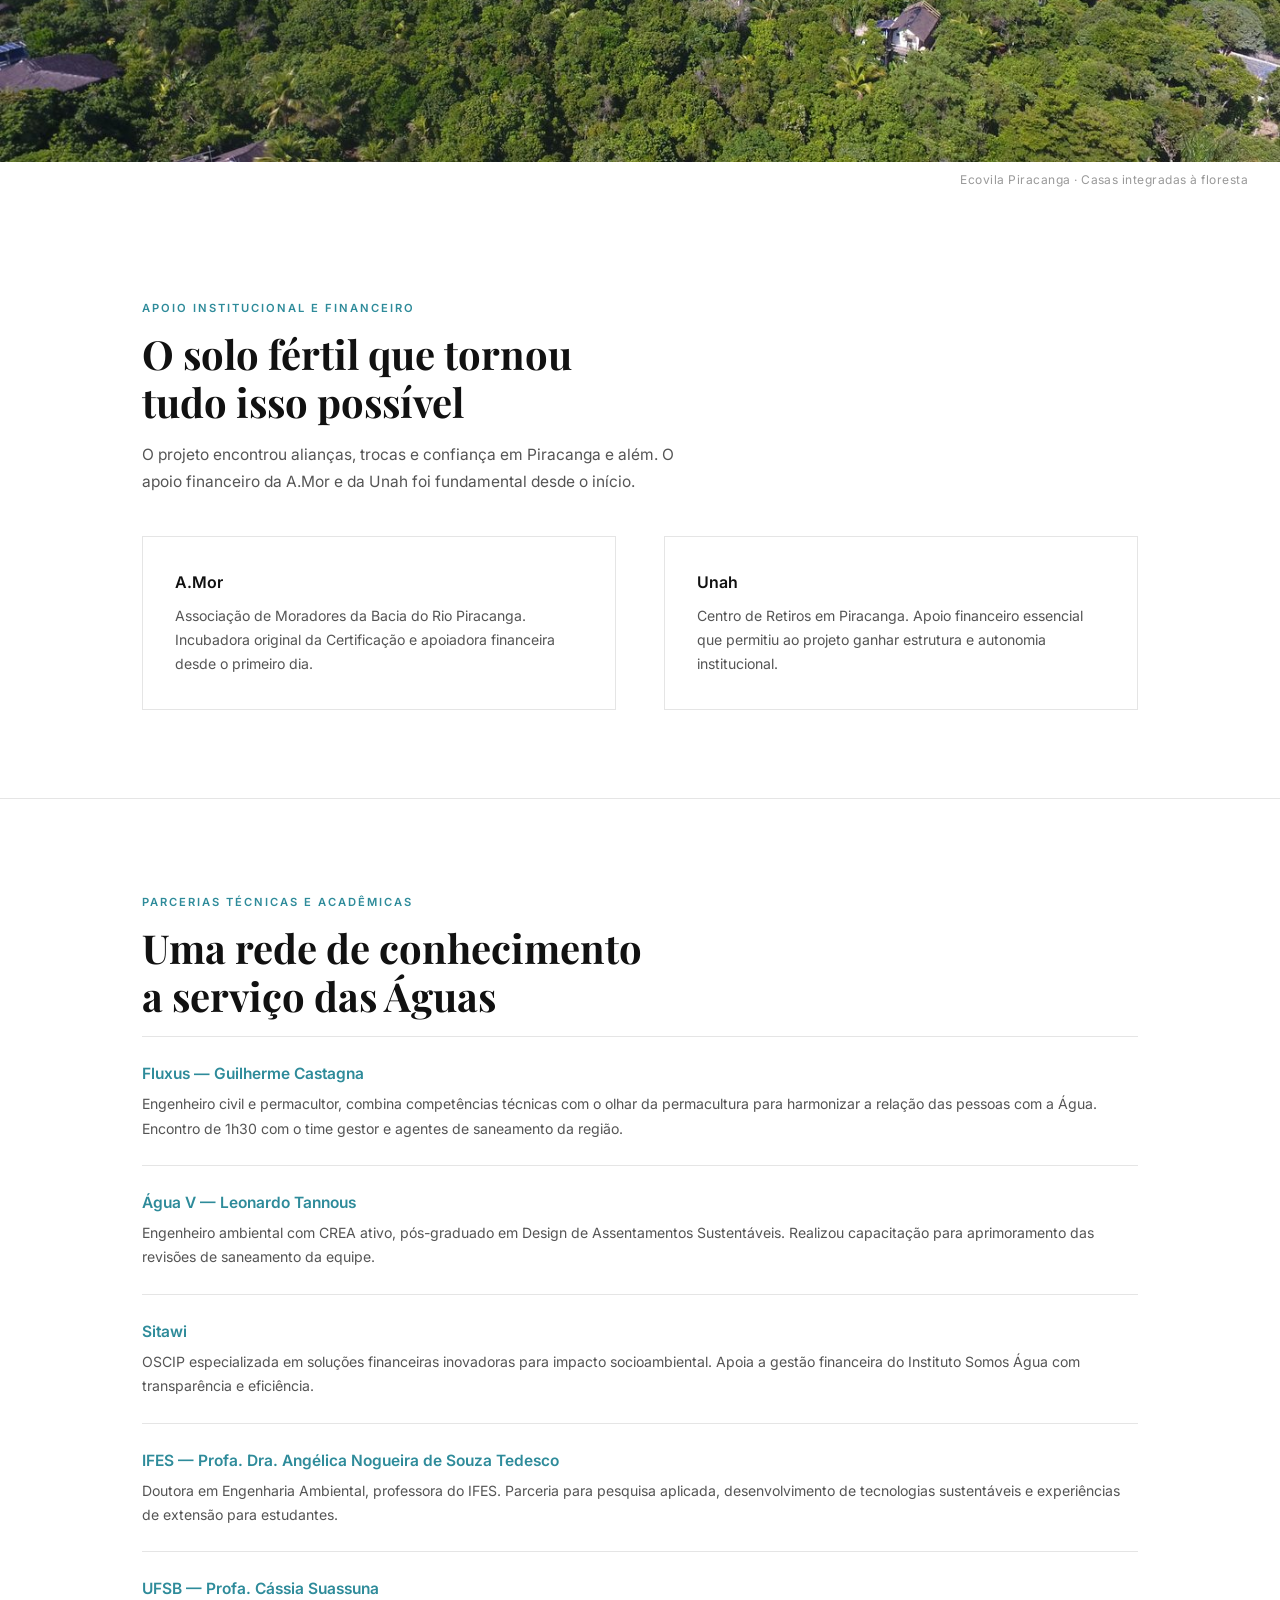
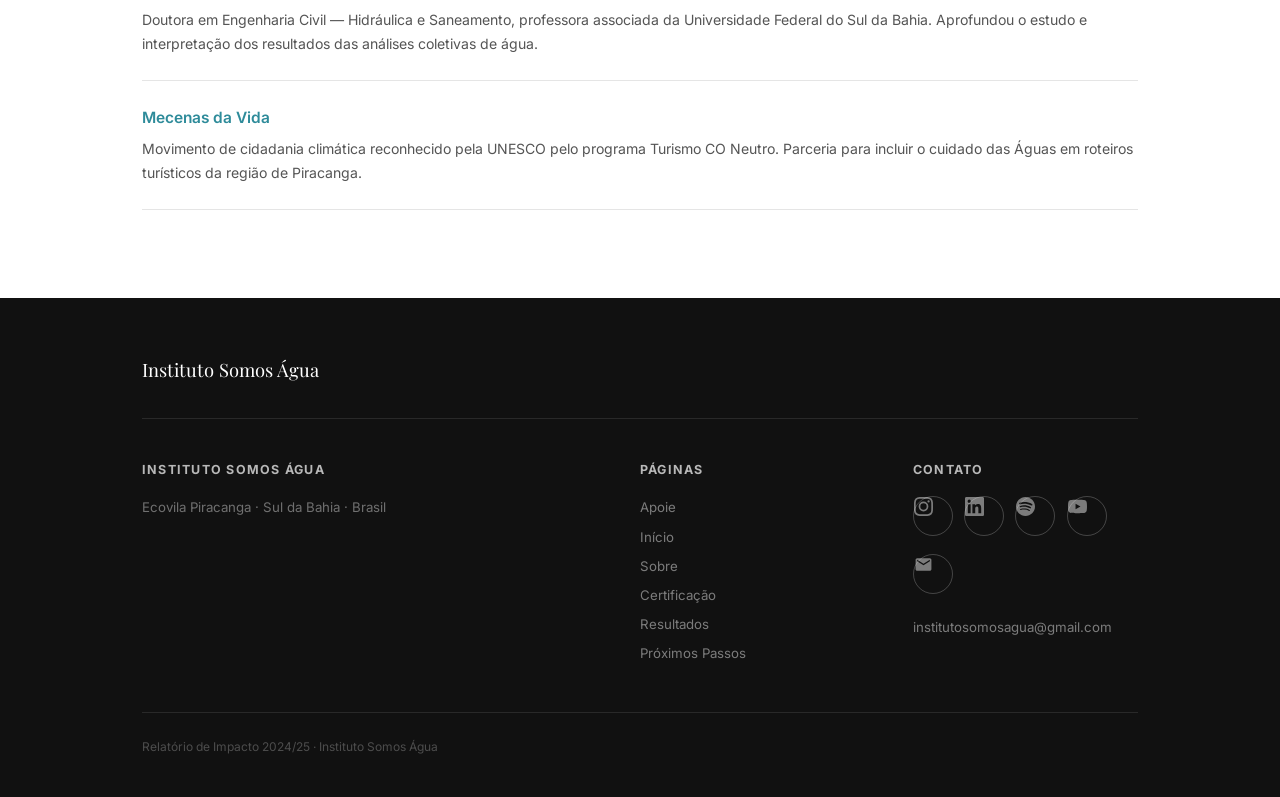
<file: educacao.html>
<!DOCTYPE html>
<html lang="pt-BR">
<head>
  <meta charset="UTF-8"/><meta name="viewport" content="width=device-width, initial-scale=1.0"/>
  <title>Educação & Parcerias — Instituto Somos Água</title>
  <link rel="canonical" href="https://institutosomosagua.org.br/educacao.html"/>
  <meta name="description" content="Ações de educação hídrica do Instituto Somos Água: escola pública, estágios, cursos e uma rede de parceiros técnicos."/>
  <link href="https://fonts.googleapis.com/css2?family=Playfair+Display:wght@400;700&family=Inter:wght@300;400;500;600&display=swap" rel="stylesheet"/>
  <link rel="stylesheet" href="style.css"/>
  <link rel="icon" href="favicon.svg" type="image/svg+xml"/>
  <link rel="icon" href="favicon-32.png" sizes="32x32" type="image/png"/>
  <link rel="apple-touch-icon" href="apple-touch-icon.png"/>
  <style>
    #main-nav {
      background: #0d1e3c !important;
      border-bottom: none !important;
    }
    #main-nav .nav-logo { color: white; }
    #main-nav .nav-links a { color: rgba(255,255,255,.8); }
    #main-nav .nav-links a:hover,
    #main-nav .nav-links a.active { color: white; border-bottom-color: rgba(255,255,255,.5); }
    #main-nav .nav-cta { color: white !important; border-color: rgba(255,255,255,.4); }
    #main-nav .hamburger span { background: white; }
  </style>
  <!-- Open Graph / WhatsApp -->
  <meta property="og:type"        content="website"/>
  <meta property="og:url" content="https://institutosomosagua.org.br/educacao.html"/>
  <meta property="og:site_name"   content="Instituto Somos Água"/>
  <meta property="og:title"       content="Educação — Instituto Somos Água"/>
  <meta property="og:description" content="Ações de educação hídrica do Instituto Somos Água: escola pública, estágios, cursos e uma rede de parceiros técnicos."/>
  <meta property="og:image"       content="https://institutosomosagua.org.br/imgs/og-image.png"/>
  <meta property="og:image:width" content="1200"/>
  <meta property="og:image:height"content="630"/>
  <meta property="og:locale"      content="pt_BR"/>
  <!-- Twitter / X -->
  <meta name="twitter:card"       content="summary_large_image"/>
  <meta name="twitter:image"      content="https://institutosomosagua.org.br/imgs/og-image.png"/>
  <!-- Google Analytics (GA4) -->
  <script async src="https://www.googletagmanager.com/gtag/js?id=G-5VGXWJZ3L4"></script>
  <script>
    window.dataLayer = window.dataLayer || [];
    function gtag(){dataLayer.push(arguments);}
    gtag('js', new Date());
    gtag('config', 'G-5VGXWJZ3L4');
  </script>
</head>
<body>
<nav id="main-nav">
  <a href="index.html" class="nav-logo" style="padding:0;line-height:0;"><svg xmlns="http://www.w3.org/2000/svg" viewBox="0 0 280 68" height="42" style="display:block;"><defs><radialGradient id="dg" cx="38%" cy="28%" r="65%"><stop offset="0%" stop-color="#9AE8F8"/><stop offset="45%" stop-color="#1BBDD8"/><stop offset="100%" stop-color="#0A7A96"/></radialGradient></defs><ellipse cx="33" cy="59" rx="24" ry="4.5" stroke="#1BBAD6" stroke-width="1.0" fill="none" opacity="0.38"/><ellipse cx="33" cy="59" rx="15" ry="3" stroke="#1BBAD6" stroke-width="1.2" fill="none" opacity="0.58"/><ellipse cx="33" cy="59" rx="8" ry="1.8" stroke="#1BBAD6" stroke-width="1.5" fill="none" opacity="0.82"/><path d="M33 5 C33 5 14 29 14 43 C14 53.8 22.6 60 33 60 C43.4 60 52 53.8 52 43 C52 29 33 5 33 5Z" fill="url(#dg)"/><ellipse cx="25" cy="28" rx="3.5" ry="8" fill="white" opacity="0.3" transform="rotate(-20 25 28)"/><text x="64" y="38" font-family="'Playfair Display', Georgia, serif" font-size="26" font-weight="400" font-style="italic" fill="white" letter-spacing="0.5">Somos Água</text><text x="67" y="56" font-family="Inter, sans-serif" font-size="9.5" font-weight="300" fill="rgba(255,255,255,0.58)" letter-spacing="6">INSTITUTO</text></svg></a>
  <button class="hamburger" id="hamburger"><span></span><span></span><span></span></button>
  <ul class="nav-links" id="nav-links">
    <li><a href="sobre.html">Sobre</a></li>
    <li><a href="certificacao.html">Certificação</a></li>
    <li><a href="resultados.html">Resultados</a></li>
    <li><a href="relatorios.html">Relatórios</a></li>
    <li><a href="educacao.html" class="active">Educação</a></li>
    <li><a href="proximos.html">Próximos Passos</a></li>
    <li><a href="apoie.html">Apoie</a></li>
    <li><a href="index.html#contato" class="nav-cta">Contato</a></li>
  </ul>
</nav>

<div class="page-hero">
  <div class="container">
    <span class="eyebrow">Educação & Parcerias</span>
    <h1>Aprendizagem que<br/>transforma cultura</h1>
    <p>Encontros, podcast, capacitações e uma rede de aliados que acreditam no cuidado coletivo com as Águas.</p>
  </div>
</div>

<!-- EDUCAÇÃO -->
<section>
  <div class="container">
    <div class="grid-2">
      <div>
        <span class="eyebrow">Ações Educativas</span>
        <h2>Um campo de diálogo e aprendizagem</h2>
        <p>As ações educativas ocorrem bimensalmente — estimulando autorresponsabilidade, espírito cooperativo e percepção de interdependência. No primeiro ciclo foram quatro encontros: dois presenciais e dois online.</p>
      </div>
      <div>
        <div class="card">
          <h3>Momento Água</h3>
          <p style="font-size:.88rem;">4 encontros com a comunidade de Piracanga para construção coletiva de cultura de cuidado.</p>
        </div>
        <div class="card">
          <h3>Capacitação Especializada</h3>
          <p style="font-size:.88rem;">Formação sobre saneamento ecológico com Leonardo Tannous (@aguavoficial), aberta a todos os moradores.</p>
        </div>
        <div class="card">
          <h3>Podcast Somos Água</h3>
          <p style="font-size:.88rem;"><strong>Mais de 30 episódios gravados</strong> com José Bueno, Conceição Trucom, Gandhy Piorski, Felipe Kurc, Paulina Chamorro e outros.</p>
        </div>
        <div class="card">
          <h3>Redes Sociais</h3>
          <p style="font-size:.88rem;">Instagram e LinkedIn do Instituto criados para registro pedagógico da prototipação.</p>
        </div>
      </div>
    </div>
  </div>
</section>

<!-- FOTO FULL -->
<img src="imgs/casas.jpg" alt="Casas da Ecovila Piracanga" class="photo-full"/>
<p class="photo-caption">Ecovila Piracanga · Casas integradas à floresta</p>

<!-- APOIO -->
<section>
  <div class="container">
    <span class="eyebrow">Apoio Institucional e Financeiro</span>
    <h2>O solo fértil que tornou<br/>tudo isso possível</h2>
    <p style="max-width:560px;margin-bottom:2.5rem;">O projeto encontrou alianças, trocas e confiança em Piracanga e além. O apoio financeiro da A.Mor e da Unah foi fundamental desde o início.</p>
    <div class="grid-2">
      <div class="card-box">
        <h3>A.Mor</h3>
        <p style="font-size:.88rem;">Associação de Moradores da Bacia do Rio Piracanga. Incubadora original da Certificação e apoiadora financeira desde o primeiro dia.</p>
      </div>
      <div class="card-box">
        <h3>Unah</h3>
        <p style="font-size:.88rem;">Centro de Retiros em Piracanga. Apoio financeiro essencial que permitiu ao projeto ganhar estrutura e autonomia institucional.</p>
      </div>
    </div>
  </div>
</section>

<div class="divider"></div>

<!-- PARCERIAS TÉCNICAS -->
<section>
  <div class="container">
    <span class="eyebrow">Parcerias Técnicas e Acadêmicas</span>
    <h2>Uma rede de conhecimento<br/>a serviço das Águas</h2>

    <div class="partner">
      <h3>Fluxus — Guilherme Castagna</h3>
      <p style="font-size:.88rem;">Engenheiro civil e permacultor, combina competências técnicas com o olhar da permacultura para harmonizar a relação das pessoas com a Água. Encontro de 1h30 com o time gestor e agentes de saneamento da região.</p>
    </div>
    <div class="partner">
      <h3>Água V — Leonardo Tannous</h3>
      <p style="font-size:.88rem;">Engenheiro ambiental com CREA ativo, pós-graduado em Design de Assentamentos Sustentáveis. Realizou capacitação para aprimoramento das revisões de saneamento da equipe.</p>
    </div>
    <div class="partner">
      <h3>Sitawi</h3>
      <p style="font-size:.88rem;">OSCIP especializada em soluções financeiras inovadoras para impacto socioambiental. Apoia a gestão financeira do Instituto Somos Água com transparência e eficiência.</p>
    </div>
    <div class="partner">
      <h3>IFES — Profa. Dra. Angélica Nogueira de Souza Tedesco</h3>
      <p style="font-size:.88rem;">Doutora em Engenharia Ambiental, professora do IFES. Parceria para pesquisa aplicada, desenvolvimento de tecnologias sustentáveis e experiências de extensão para estudantes.</p>
    </div>
    <div class="partner">
      <h3>UFSB — Profa. Cássia Suassuna</h3>
      <p style="font-size:.88rem;">Doutora em Engenharia Civil — Hidráulica e Saneamento, professora associada da Universidade Federal do Sul da Bahia. Aprofundou o estudo e interpretação dos resultados das análises coletivas de água.</p>
    </div>
    <div class="partner">
      <h3>Mecenas da Vida</h3>
      <p style="font-size:.88rem;">Movimento de cidadania climática reconhecido pela UNESCO pelo programa Turismo CO Neutro. Parceria para incluir o cuidado das Águas em roteiros turísticos da região de Piracanga.</p>
    </div>
  </div>
</section>

<footer>
  <div class="footer-inner">
    <div class="footer-logo">Instituto Somos Água</div>
    <div class="footer-grid">
      <div class="footer-col"><h4>Instituto Somos Água</h4><p>Ecovila Piracanga · Sul da Bahia · Brasil</p></div>
      <div class="footer-col"><h4>Páginas</h4><a href="apoie.html">Apoie</a><a href="index.html">Início</a><a href="sobre.html">Sobre</a><a href="certificacao.html">Certificação</a><a href="resultados.html">Resultados</a><a href="proximos.html">Próximos Passos</a></div>
      <div class="footer-col">
        <h4>Contato</h4>
        <div class="social-row">
          <a href="https://www.instagram.com/institutosomosagua/" target="_blank" rel="noopener" class="social-btn ig" aria-label="Instagram"><svg viewBox="0 0 24 24" width="20" height="20" aria-hidden="true"><path d="M12 2.163c3.204 0 3.584.012 4.85.07 3.252.148 4.771 1.691 4.919 4.919.058 1.265.069 1.645.069 4.849 0 3.205-.012 3.584-.069 4.849-.149 3.225-1.664 4.771-4.919 4.919-1.266.058-1.644.07-4.85.07-3.204 0-3.584-.012-4.849-.07-3.26-.149-4.771-1.699-4.919-4.92-.058-1.265-.07-1.644-.07-4.849 0-3.204.013-3.583.07-4.849.149-3.227 1.664-4.771 4.919-4.919 1.266-.057 1.645-.069 4.849-.069zm0-2.163C8.741 0 8.332.014 7.052.072 2.695.272.273 2.69.073 7.052.014 8.333 0 8.741 0 12c0 3.259.014 3.668.072 4.948.2 4.358 2.618 6.78 6.98 6.98C8.333 23.986 8.741 24 12 24c3.259 0 3.668-.014 4.948-.072 4.354-.2 6.782-2.618 6.979-6.98.059-1.28.073-1.689.073-4.948 0-3.259-.014-3.667-.072-4.947-.196-4.354-2.617-6.78-6.979-6.98C15.668.014 15.259 0 12 0zm0 5.838a6.162 6.162 0 100 12.324 6.162 6.162 0 000-12.324zM12 16a4 4 0 110-8 4 4 0 010 8zm6.406-11.845a1.44 1.44 0 100 2.881 1.44 1.44 0 000-2.881z"/></svg></a>
          <a href="https://www.linkedin.com/company/instituto-somos-%C3%A1gua/" target="_blank" rel="noopener" class="social-btn li" aria-label="LinkedIn"><svg viewBox="0 0 24 24" width="20" height="20" aria-hidden="true"><path d="M20.447 20.452h-3.554v-5.569c0-1.328-.027-3.037-1.852-3.037-1.853 0-2.136 1.445-2.136 2.939v5.667H9.351V9h3.414v1.561h.046c.477-.9 1.637-1.85 3.37-1.85 3.601 0 4.267 2.37 4.267 5.455v6.286zM5.337 7.433a2.062 2.062 0 01-2.063-2.065 2.064 2.064 0 112.063 2.065zm1.782 13.019H3.555V9h3.564v11.452zM22.225 0H1.771C.792 0 0 .774 0 1.729v20.542C0 23.227.792 24 1.771 24h20.451C23.2 24 24 23.227 24 22.271V1.729C24 .774 23.2 0 22.222 0h.003z"/></svg></a>
          <a href="https://open.spotify.com/show/7oKQB1N1HVJyOMrPgFYadg" target="_blank" rel="noopener" class="social-btn sp" aria-label="Spotify"><svg viewBox="0 0 24 24" width="20" height="20" aria-hidden="true"><path d="M12 0C5.4 0 0 5.4 0 12s5.4 12 12 12 12-5.4 12-12S18.66 0 12 0zm5.521 17.34c-.24.359-.66.48-1.021.24-2.82-1.74-6.36-2.101-10.561-1.141-.418.122-.779-.179-.899-.539-.12-.421.18-.78.54-.9 4.56-1.021 8.52-.6 11.64 1.32.42.18.479.659.301 1.02zm1.44-3.3c-.301.42-.841.6-1.262.3-3.239-1.98-8.159-2.58-11.939-1.38-.479.12-1.02-.12-1.14-.6-.12-.48.12-1.021.6-1.141C9.6 9.9 15 10.561 18.72 12.84c.361.181.54.78.241 1.2zm.12-3.36C15.24 8.4 8.82 8.16 5.16 9.301c-.6.179-1.2-.181-1.38-.721-.18-.601.18-1.2.72-1.381 4.26-1.26 11.28-1.02 15.721 1.621.539.3.719 1.02.42 1.56-.299.421-1.02.599-1.56.3z"/></svg></a>
          <a href="https://www.youtube.com/@institutosomosagua" target="_blank" rel="noopener" class="social-btn yt" aria-label="YouTube"><svg viewBox="0 0 24 24" width="20" height="20" aria-hidden="true"><path d="M23.498 6.186a3.016 3.016 0 0 0-2.122-2.136C19.505 3.545 12 3.545 12 3.545s-7.505 0-9.377.505A3.017 3.017 0 0 0 .502 6.186C0 8.07 0 12 0 12s0 3.93.502 5.814a3.016 3.016 0 0 0 2.122 2.136c1.871.505 9.376.505 9.376.505s7.505 0 9.377-.505a3.015 3.015 0 0 0 2.122-2.136C24 15.93 24 12 24 12s0-3.93-.502-5.814zM9.545 15.568V8.432L15.818 12l-6.273 3.568z"/></svg></a>
          <a href="mailto:institutosomosagua@gmail.com" class="social-btn em" aria-label="E-mail"><svg viewBox="0 0 24 24" width="20" height="20" aria-hidden="true"><path d="M20 4H4c-1.1 0-1.99.9-1.99 2L2 18c0 1.1.9 2 2 2h16c1.1 0 2-.9 2-2V6c0-1.1-.9-2-2-2zm0 4l-8 5-8-5V6l8 5 8-5v2z"/></svg></a>
        </div>
        <a href="mailto:institutosomosagua@gmail.com" class="footer-email">institutosomosagua@gmail.com</a>
      </div>
    </div>
    <p class="footer-bottom">Relatório de Impacto 2024/25 · Instituto Somos Água</p>
  </div>
</footer>
<script>document.getElementById('hamburger').addEventListener('click',()=>document.getElementById('nav-links').classList.toggle('open'));</script>
</body>
</html>
</file>
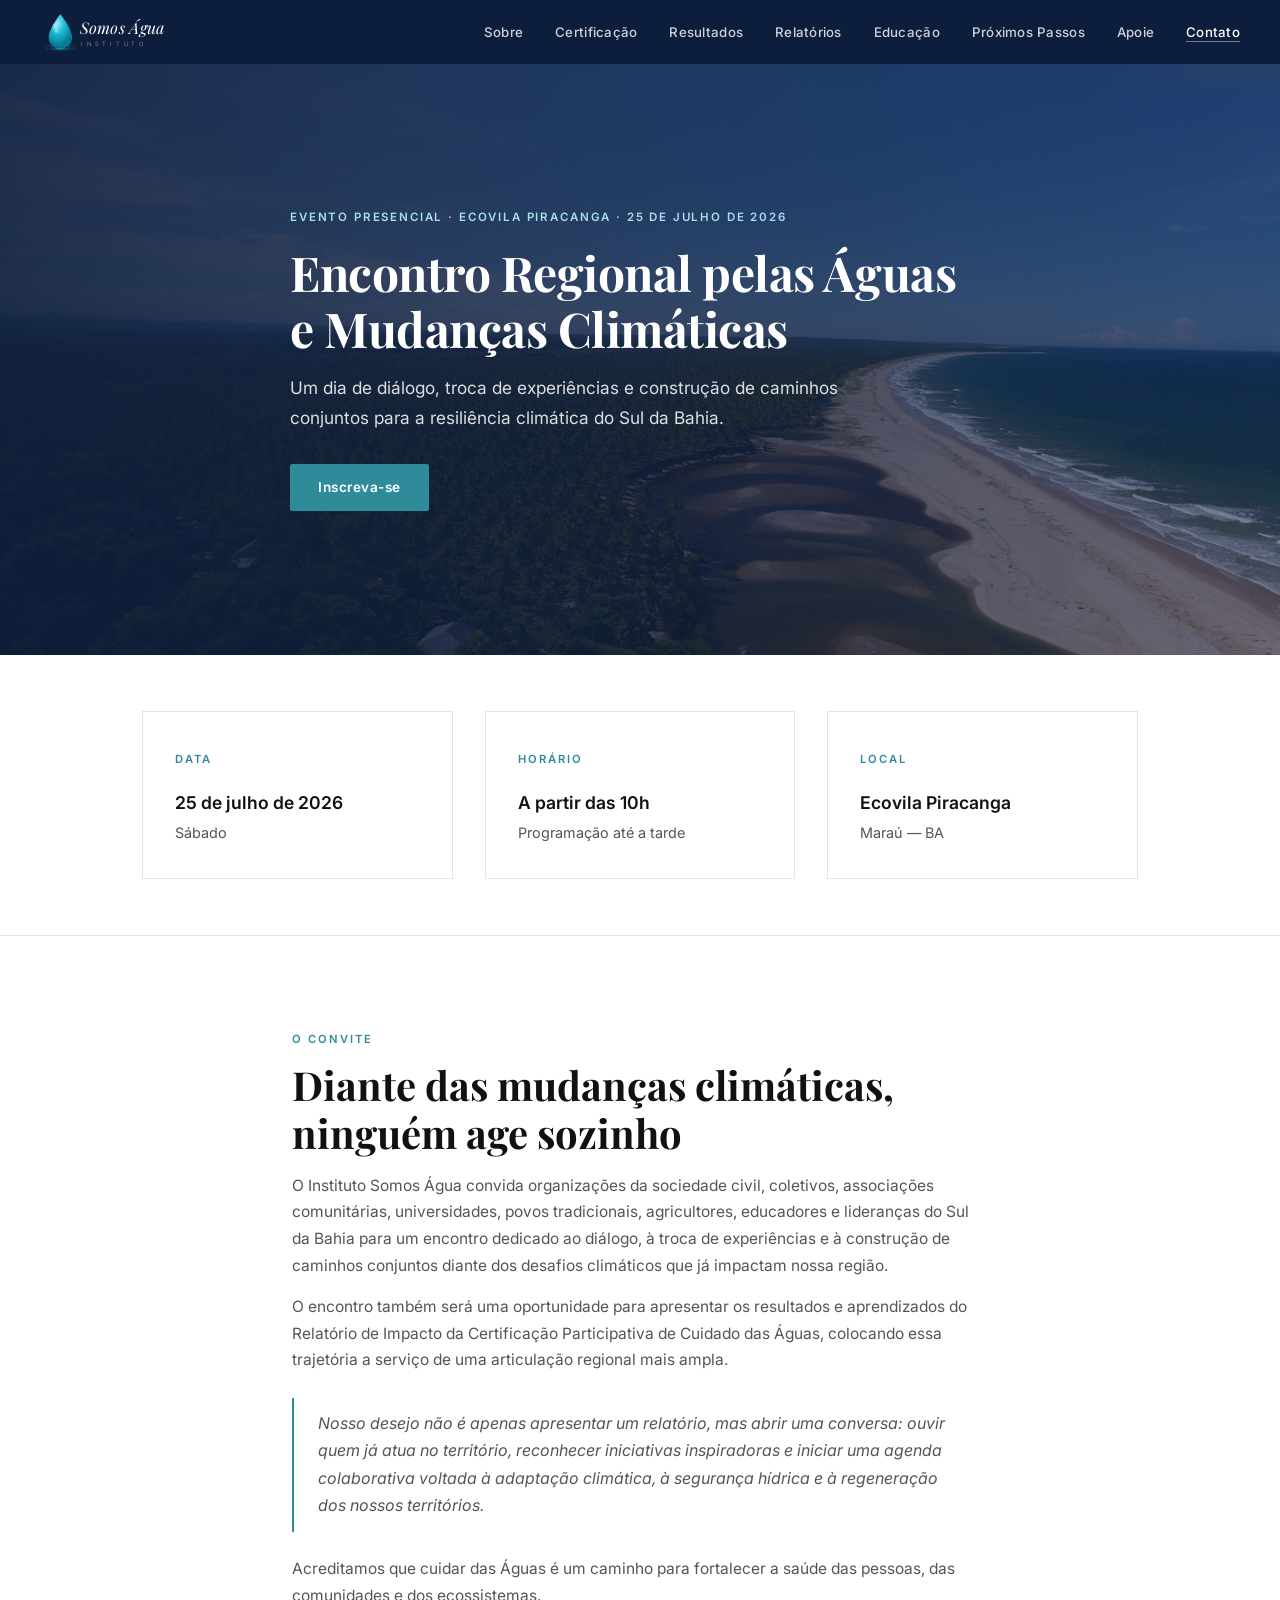
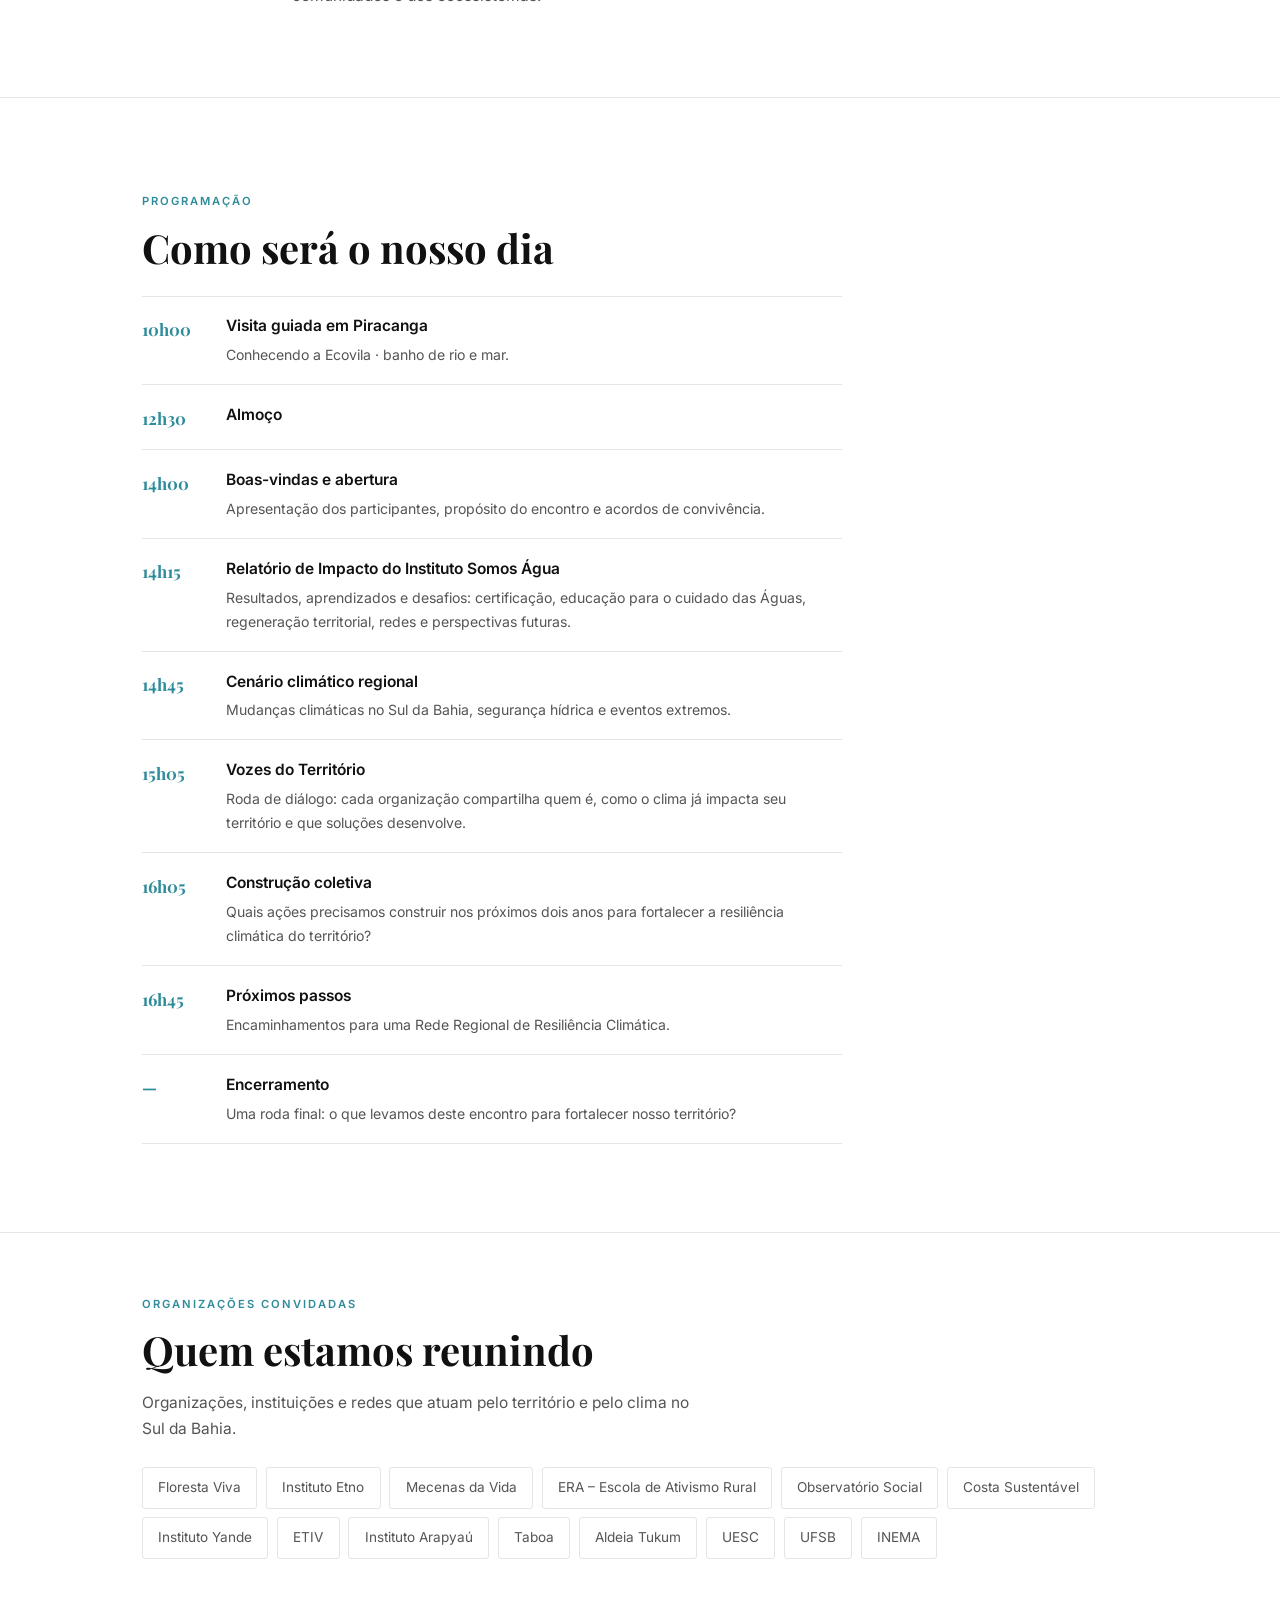
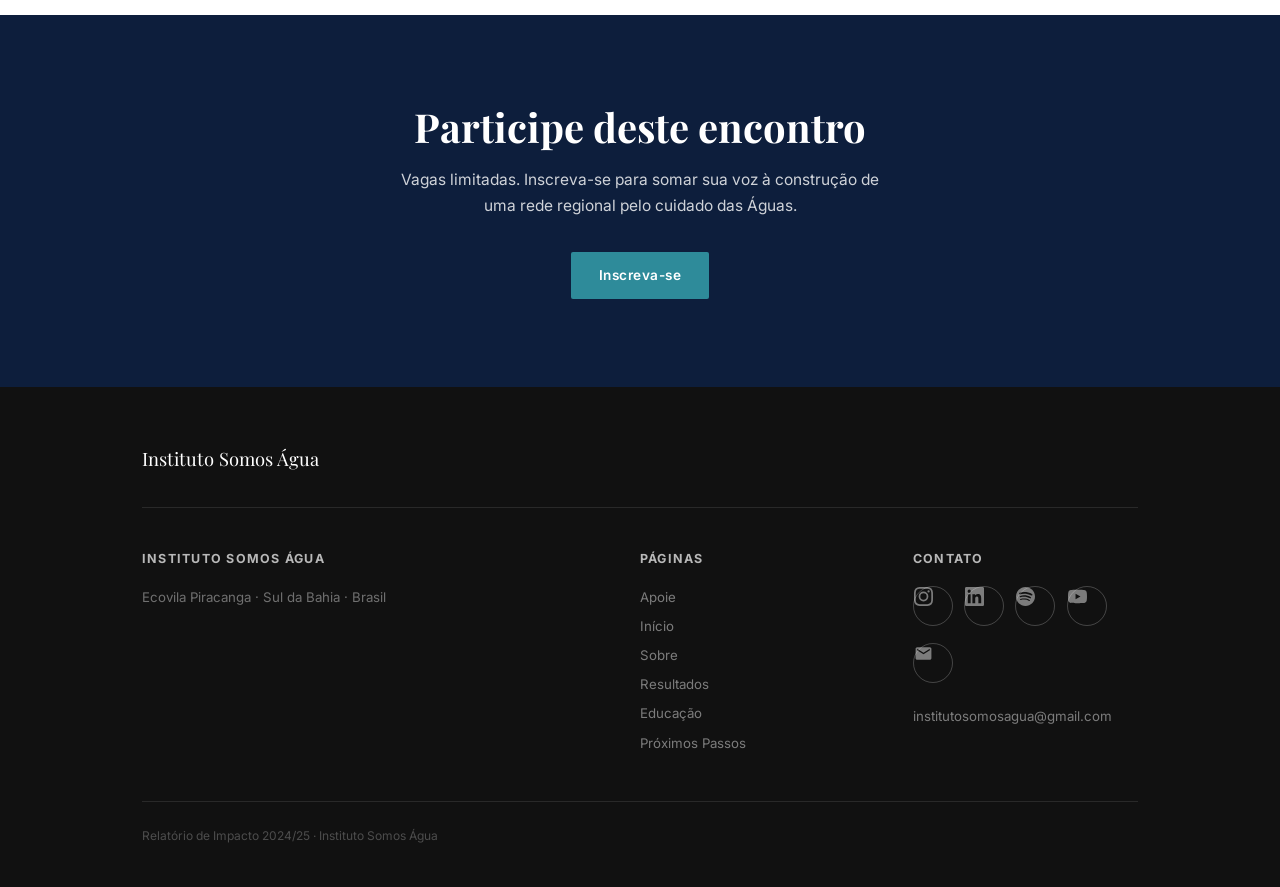
<file: encontro-regional.html>
<!DOCTYPE html>
<html lang="pt-BR">
<head>
  <meta charset="UTF-8"/><meta name="viewport" content="width=device-width, initial-scale=1.0"/>
  <title>Encontro Regional pelas Águas e Mudanças Climáticas — Instituto Somos Água</title>
  <link rel="canonical" href="https://institutosomosagua.org.br/encontro-regional.html"/>
  <meta name="description" content="25 de julho de 2026, na Ecovila Piracanga (Maraú-BA). Um encontro de diálogo e construção coletiva pela resiliência climática do Sul da Bahia, com a apresentação do Relatório de Impacto do Instituto Somos Água."/>
  <link href="https://fonts.googleapis.com/css2?family=Playfair+Display:wght@400;700&family=Inter:wght@300;400;500;600&display=swap" rel="stylesheet"/>
  <link rel="stylesheet" href="style.css"/>
  <link rel="icon" href="favicon.svg" type="image/svg+xml"/>
  <link rel="icon" href="favicon-32.png" sizes="32x32" type="image/png"/>
  <link rel="apple-touch-icon" href="apple-touch-icon.png"/>
  <style>
    #main-nav { background:#0d1e3c !important; border-bottom:none !important; }
    #main-nav .nav-logo { color:white; }
    #main-nav .nav-links a { color:rgba(255,255,255,.8); }
    #main-nav .nav-links a:hover, #main-nav .nav-links a.active { color:white; }
    #main-nav .nav-cta { color:white !important; border-color:rgba(255,255,255,.4); }
    #main-nav .hamburger span { background:white; }
    .ev-hero { position:relative; min-height:60vh; display:flex; align-items:center; overflow:hidden; }
    .ev-hero-bg { position:absolute; inset:0; background:url('imgs/ecovila.jpg') center/cover no-repeat; }
    .ev-hero-bg::after { content:''; position:absolute; inset:0; background:linear-gradient(90deg, rgba(13,30,60,.92), rgba(13,30,60,.55)); }
    .ev-hero .container { position:relative; z-index:2; }
    .ev-hero-content { max-width:700px; padding:3.5rem 0; }
    .ev-eyebrow { display:block; font-size:.72rem; font-weight:600; letter-spacing:.16em; text-transform:uppercase; color:#a8dfe8; margin-bottom:1.1rem; }
    .ev-hero-content h1 { color:#fff; font-size:clamp(1.9rem,4.2vw,3rem); line-height:1.15; margin-bottom:1.1rem; }
    .ev-hero-content p { color:rgba(255,255,255,.85); font-size:1.08rem; line-height:1.7; max-width:580px; margin-bottom:2rem; }
    .btn-water { background:#2E8B9A; color:#fff; }
    .btn-water:hover { background:#35a2b5; }
    .ev-facts .card-box { text-align:left; }
    .ev-facts h3 { font-size:1.1rem; margin:.4rem 0 .15rem; }
    .agenda { max-width:700px; margin-top:1.5rem; }
    .ag-item { display:flex; gap:1.4rem; padding:1.05rem 0; border-top:1px solid var(--border); }
    .ag-item:last-child { border-bottom:1px solid var(--border); }
    .ag-time { font-family:'Playfair Display',serif; font-size:1.05rem; color:var(--water); font-weight:700; min-width:62px; flex-shrink:0; padding-top:.1rem; }
    .ag-body h3 { font-size:.97rem; margin-bottom:.2rem; }
    .ag-body p { font-size:.88rem; }
    .guests { display:flex; flex-wrap:wrap; gap:.55rem; margin-top:1.5rem; }
    .guest { padding:.5rem .95rem; border:1px solid var(--border); border-radius:3px; font-size:.85rem; color:var(--ink-soft); background:var(--white); }
    .ev-cta { background:#0d1e3c; color:#fff; text-align:center; }
    .ev-cta h2 { color:#fff; }
    .ev-cta p { color:rgba(255,255,255,.8); }
  </style>
  <meta property="og:type" content="website"/>
  <meta property="og:url" content="https://institutosomosagua.org.br/encontro-regional.html"/>
  <meta property="og:site_name" content="Instituto Somos Água"/>
  <meta property="og:title" content="Encontro Regional pelas Águas e Mudanças Climáticas — Instituto Somos Água"/>
  <meta property="og:description" content="25 de julho de 2026, na Ecovila Piracanga (Maraú-BA). Um encontro de diálogo e construção coletiva pela resiliência climática do Sul da Bahia, com a apresentação do Relatório de Impacto do Instituto Somos Água."/>
  <meta property="og:image" content="https://institutosomosagua.org.br/imgs/og-image.png"/>
  <meta property="og:image:width" content="1200"/>
  <meta property="og:image:height" content="630"/>
  <meta property="og:locale" content="pt_BR"/>
  <meta name="twitter:card" content="summary_large_image"/>
  <meta name="twitter:image" content="https://institutosomosagua.org.br/imgs/og-image.png"/>
  <!-- Google Analytics (GA4) -->
  <script async src="https://www.googletagmanager.com/gtag/js?id=G-5VGXWJZ3L4"></script>
  <script>
    window.dataLayer = window.dataLayer || [];
    function gtag(){dataLayer.push(arguments);}
    gtag('js', new Date());
    gtag('config', 'G-5VGXWJZ3L4');
  </script>
<script type="application/ld+json">
{"@context":"https://schema.org","@type":"Event","name":"Encontro Regional pelas Águas e Mudanças Climáticas","startDate":"2026-07-25T10:00:00-03:00","endDate":"2026-07-25T17:00:00-03:00","eventAttendanceMode":"https://schema.org/OfflineEventAttendanceMode","eventStatus":"https://schema.org/EventScheduled","location":{"@type":"Place","name":"Ecovila Piracanga","address":{"@type":"PostalAddress","addressLocality":"Maraú","addressRegion":"BA","addressCountry":"BR"}},"image":"https://institutosomosagua.org.br/imgs/og-image.png","description":"Um dia de diálogo, troca de experiências e construção de caminhos conjuntos para a resiliência climática do Sul da Bahia, com a apresentação do Relatório de Impacto do Instituto Somos Água.","organizer":{"@type":"Organization","name":"Instituto Somos Água","url":"https://institutosomosagua.org.br/"},"offers":{"@type":"Offer","url":"https://form.typeform.com/to/ejhv4TsZ","price":"0","priceCurrency":"BRL","availability":"https://schema.org/InStock"}}
</script>
</head>
<body>
<nav id="main-nav">
  <a href="index.html" class="nav-logo" style="padding:0;line-height:0;"><svg xmlns="http://www.w3.org/2000/svg" viewBox="0 0 280 68" height="42" style="display:block;"><defs><radialGradient id="dg" cx="38%" cy="28%" r="65%"><stop offset="0%" stop-color="#9AE8F8"/><stop offset="45%" stop-color="#1BBDD8"/><stop offset="100%" stop-color="#0A7A96"/></radialGradient></defs><ellipse cx="33" cy="59" rx="24" ry="4.5" stroke="#1BBAD6" stroke-width="1.0" fill="none" opacity="0.38"/><ellipse cx="33" cy="59" rx="15" ry="3" stroke="#1BBAD6" stroke-width="1.2" fill="none" opacity="0.58"/><ellipse cx="33" cy="59" rx="8" ry="1.8" stroke="#1BBAD6" stroke-width="1.5" fill="none" opacity="0.82"/><path d="M33 5 C33 5 14 29 14 43 C14 53.8 22.6 60 33 60 C43.4 60 52 53.8 52 43 C52 29 33 5 33 5Z" fill="url(#dg)"/><ellipse cx="25" cy="28" rx="3.5" ry="8" fill="white" opacity="0.3" transform="rotate(-20 25 28)"/><text x="64" y="38" font-family="'Playfair Display', Georgia, serif" font-size="26" font-weight="400" font-style="italic" fill="white" letter-spacing="0.5">Somos Água</text><text x="67" y="56" font-family="Inter, sans-serif" font-size="9.5" font-weight="300" fill="rgba(255,255,255,0.58)" letter-spacing="6">INSTITUTO</text></svg></a>
  <button class="hamburger" id="hamburger"><span></span><span></span><span></span></button>
  <ul class="nav-links" id="nav-links">
    <li><a href="sobre.html">Sobre</a></li>
    <li><a href="certificacao.html">Certificação</a></li>
    <li><a href="resultados.html">Resultados</a></li>
    <li><a href="relatorios.html">Relatórios</a></li>
    <li><a href="educacao.html">Educação</a></li>
    <li><a href="proximos.html">Próximos Passos</a></li>
    <li><a href="apoie.html">Apoie</a></li>
    <li><a href="index.html#contato" class="nav-cta">Contato</a></li>
  </ul>
</nav>
<section class="ev-hero">
  <div class="ev-hero-bg"></div>
  <div class="container">
    <div class="ev-hero-content">
      <span class="ev-eyebrow">Evento presencial · Ecovila Piracanga · 25 de julho de 2026</span>
      <h1>Encontro Regional pelas Águas e Mudanças Climáticas</h1>
      <p>Um dia de diálogo, troca de experiências e construção de caminhos conjuntos para a resiliência climática do Sul da Bahia.</p>
      <a href="https://form.typeform.com/to/ejhv4TsZ" target="_blank" rel="noopener" class="btn btn-water">Inscreva-se</a>
    </div>
  </div>
</section>

<section class="tight">
  <div class="container">
    <div class="grid-3 ev-facts">
      <div class="card-box"><span class="eyebrow">Data</span><h3>25 de julho de 2026</h3><p style="font-size:.9rem;">Sábado</p></div>
      <div class="card-box"><span class="eyebrow">Horário</span><h3>A partir das 10h</h3><p style="font-size:.9rem;">Programação até a tarde</p></div>
      <div class="card-box"><span class="eyebrow">Local</span><h3>Ecovila Piracanga</h3><p style="font-size:.9rem;">Maraú — BA</p></div>
    </div>
  </div>
</section>

<div class="divider"></div>

<section>
  <div class="container" style="max-width:760px;">
    <span class="eyebrow">O Convite</span>
    <h2>Diante das mudanças climáticas, ninguém age sozinho</h2>
    <p>O Instituto Somos Água convida organizações da sociedade civil, coletivos, associações comunitárias, universidades, povos tradicionais, agricultores, educadores e lideranças do Sul da Bahia para um encontro dedicado ao diálogo, à troca de experiências e à construção de caminhos conjuntos diante dos desafios climáticos que já impactam nossa região.</p>
    <p>O encontro também será uma oportunidade para apresentar os resultados e aprendizados do Relatório de Impacto da Certificação Participativa de Cuidado das Águas, colocando essa trajetória a serviço de uma articulação regional mais ampla.</p>
    <div class="inline-quote">Nosso desejo não é apenas apresentar um relatório, mas abrir uma conversa: ouvir quem já atua no território, reconhecer iniciativas inspiradoras e iniciar uma agenda colaborativa voltada à adaptação climática, à segurança hídrica e à regeneração dos nossos territórios.</div>
    <p>Acreditamos que cuidar das Águas é um caminho para fortalecer a saúde das pessoas, das comunidades e dos ecossistemas.</p>
  </div>
</section>

<div class="divider"></div>

<section>
  <div class="container">
    <span class="eyebrow">Programação</span>
    <h2>Como será o nosso dia</h2>
    <div class="agenda">
      <div class="ag-item"><span class="ag-time">10h00</span><div class="ag-body"><h3>Visita guiada em Piracanga</h3><p>Conhecendo a Ecovila · banho de rio e mar.</p></div></div>
      <div class="ag-item"><span class="ag-time">12h30</span><div class="ag-body"><h3>Almoço</h3></div></div>
      <div class="ag-item"><span class="ag-time">14h00</span><div class="ag-body"><h3>Boas-vindas e abertura</h3><p>Apresentação dos participantes, propósito do encontro e acordos de convivência.</p></div></div>
      <div class="ag-item"><span class="ag-time">14h15</span><div class="ag-body"><h3>Relatório de Impacto do Instituto Somos Água</h3><p>Resultados, aprendizados e desafios: certificação, educação para o cuidado das Águas, regeneração territorial, redes e perspectivas futuras.</p></div></div>
      <div class="ag-item"><span class="ag-time">14h45</span><div class="ag-body"><h3>Cenário climático regional</h3><p>Mudanças climáticas no Sul da Bahia, segurança hídrica e eventos extremos.</p></div></div>
      <div class="ag-item"><span class="ag-time">15h05</span><div class="ag-body"><h3>Vozes do Território</h3><p>Roda de diálogo: cada organização compartilha quem é, como o clima já impacta seu território e que soluções desenvolve.</p></div></div>
      <div class="ag-item"><span class="ag-time">16h05</span><div class="ag-body"><h3>Construção coletiva</h3><p>Quais ações precisamos construir nos próximos dois anos para fortalecer a resiliência climática do território?</p></div></div>
      <div class="ag-item"><span class="ag-time">16h45</span><div class="ag-body"><h3>Próximos passos</h3><p>Encaminhamentos para uma Rede Regional de Resiliência Climática.</p></div></div>
      <div class="ag-item"><span class="ag-time">—</span><div class="ag-body"><h3>Encerramento</h3><p>Uma roda final: o que levamos deste encontro para fortalecer nosso território?</p></div></div>
    </div>
  </div>
</section>

<div class="divider"></div>

<section class="tight">
  <div class="container">
    <span class="eyebrow">Organizações convidadas</span>
    <h2>Quem estamos reunindo</h2>
    <p style="max-width:560px;">Organizações, instituições e redes que atuam pelo território e pelo clima no Sul da Bahia.</p>
    <div class="guests">
      <span class="guest">Floresta Viva</span>
      <span class="guest">Instituto Etno</span>
      <span class="guest">Mecenas da Vida</span>
      <span class="guest">ERA – Escola de Ativismo Rural</span>
      <span class="guest">Observatório Social</span>
      <span class="guest">Costa Sustentável</span>
      <span class="guest">Instituto Yande</span>
      <span class="guest">ETIV</span>
      <span class="guest">Instituto Arapyaú</span>
      <span class="guest">Taboa</span>
      <span class="guest">Aldeia Tukum</span>
      <span class="guest">UESC</span>
      <span class="guest">UFSB</span>
      <span class="guest">INEMA</span>
    </div>
  </div>
</section>

<section class="ev-cta">
  <div class="container">
    <h2>Participe deste encontro</h2>
    <p style="max-width:500px;margin:0 auto 2rem;">Vagas limitadas. Inscreva-se para somar sua voz à construção de uma rede regional pelo cuidado das Águas.</p>
    <a href="https://form.typeform.com/to/ejhv4TsZ" target="_blank" rel="noopener" class="btn btn-water">Inscreva-se</a>
  </div>
</section>
<footer>
  <div class="footer-inner">
    <div class="footer-logo">Instituto Somos Água</div>
    <div class="footer-grid">
      <div class="footer-col"><h4>Instituto Somos Água</h4><p>Ecovila Piracanga · Sul da Bahia · Brasil</p></div>
      <div class="footer-col"><h4>Páginas</h4><a href="apoie.html">Apoie</a><a href="index.html">Início</a><a href="sobre.html">Sobre</a><a href="resultados.html">Resultados</a><a href="educacao.html">Educação</a><a href="proximos.html">Próximos Passos</a></div>
      <div class="footer-col">
        <h4>Contato</h4>
        <div class="social-row">
          <a href="https://www.instagram.com/institutosomosagua/" target="_blank" rel="noopener" class="social-btn ig" aria-label="Instagram"><svg viewBox="0 0 24 24" width="20" height="20" aria-hidden="true"><path d="M12 2.163c3.204 0 3.584.012 4.85.07 3.252.148 4.771 1.691 4.919 4.919.058 1.265.069 1.645.069 4.849 0 3.205-.012 3.584-.069 4.849-.149 3.225-1.664 4.771-4.919 4.919-1.266.058-1.644.07-4.85.07-3.204 0-3.584-.012-4.849-.07-3.26-.149-4.771-1.699-4.919-4.92-.058-1.265-.07-1.644-.07-4.849 0-3.204.013-3.583.07-4.849.149-3.227 1.664-4.771 4.919-4.919 1.266-.057 1.645-.069 4.849-.069zm0-2.163C8.741 0 8.332.014 7.052.072 2.695.272.273 2.69.073 7.052.014 8.333 0 8.741 0 12c0 3.259.014 3.668.072 4.948.2 4.358 2.618 6.78 6.98 6.98C8.333 23.986 8.741 24 12 24c3.259 0 3.668-.014 4.948-.072 4.354-.2 6.782-2.618 6.979-6.98.059-1.28.073-1.689.073-4.948 0-3.259-.014-3.667-.072-4.947-.196-4.354-2.617-6.78-6.979-6.98C15.668.014 15.259 0 12 0zm0 5.838a6.162 6.162 0 100 12.324 6.162 6.162 0 000-12.324zM12 16a4 4 0 110-8 4 4 0 010 8zm6.406-11.845a1.44 1.44 0 100 2.881 1.44 1.44 0 000-2.881z"/></svg></a>
          <a href="https://www.linkedin.com/company/instituto-somos-%C3%A1gua/" target="_blank" rel="noopener" class="social-btn li" aria-label="LinkedIn"><svg viewBox="0 0 24 24" width="20" height="20" aria-hidden="true"><path d="M20.447 20.452h-3.554v-5.569c0-1.328-.027-3.037-1.852-3.037-1.853 0-2.136 1.445-2.136 2.939v5.667H9.351V9h3.414v1.561h.046c.477-.9 1.637-1.85 3.37-1.85 3.601 0 4.267 2.37 4.267 5.455v6.286zM5.337 7.433a2.062 2.062 0 01-2.063-2.065 2.064 2.064 0 112.063 2.065zm1.782 13.019H3.555V9h3.564v11.452zM22.225 0H1.771C.792 0 0 .774 0 1.729v20.542C0 23.227.792 24 1.771 24h20.451C23.2 24 24 23.227 24 22.271V1.729C24 .774 23.2 0 22.222 0h.003z"/></svg></a>
          <a href="https://open.spotify.com/show/7oKQB1N1HVJyOMrPgFYadg" target="_blank" rel="noopener" class="social-btn sp" aria-label="Spotify"><svg viewBox="0 0 24 24" width="20" height="20" aria-hidden="true"><path d="M12 0C5.4 0 0 5.4 0 12s5.4 12 12 12 12-5.4 12-12S18.66 0 12 0zm5.521 17.34c-.24.359-.66.48-1.021.24-2.82-1.74-6.36-2.101-10.561-1.141-.418.122-.779-.179-.899-.539-.12-.421.18-.78.54-.9 4.56-1.021 8.52-.6 11.64 1.32.42.18.479.659.301 1.02zm1.44-3.3c-.301.42-.841.6-1.262.3-3.239-1.98-8.159-2.58-11.939-1.38-.479.12-1.02-.12-1.14-.6-.12-.48.12-1.021.6-1.141C9.6 9.9 15 10.561 18.72 12.84c.361.181.54.78.241 1.2zm.12-3.36C15.24 8.4 8.82 8.16 5.16 9.301c-.6.179-1.2-.181-1.38-.721-.18-.601.18-1.2.72-1.381 4.26-1.26 11.28-1.02 15.721 1.621.539.3.719 1.02.42 1.56-.299.421-1.02.599-1.56.3z"/></svg></a>
          <a href="https://www.youtube.com/@institutosomosagua" target="_blank" rel="noopener" class="social-btn yt" aria-label="YouTube"><svg viewBox="0 0 24 24" width="20" height="20" aria-hidden="true"><path d="M23.498 6.186a3.016 3.016 0 0 0-2.122-2.136C19.505 3.545 12 3.545 12 3.545s-7.505 0-9.377.505A3.017 3.017 0 0 0 .502 6.186C0 8.07 0 12 0 12s0 3.93.502 5.814a3.016 3.016 0 0 0 2.122 2.136c1.871.505 9.376.505 9.376.505s7.505 0 9.377-.505a3.015 3.015 0 0 0 2.122-2.136C24 15.93 24 12 24 12s0-3.93-.502-5.814zM9.545 15.568V8.432L15.818 12l-6.273 3.568z"/></svg></a>
          <a href="mailto:institutosomosagua@gmail.com" class="social-btn em" aria-label="E-mail"><svg viewBox="0 0 24 24" width="20" height="20" aria-hidden="true"><path d="M20 4H4c-1.1 0-1.99.9-1.99 2L2 18c0 1.1.9 2 2 2h16c1.1 0 2-.9 2-2V6c0-1.1-.9-2-2-2zm0 4l-8 5-8-5V6l8 5 8-5v2z"/></svg></a>
        </div>
        <a href="mailto:institutosomosagua@gmail.com" class="footer-email">institutosomosagua@gmail.com</a>
      </div>
    </div>
    <p class="footer-bottom">Relatório de Impacto 2024/25 · Instituto Somos Água</p>
  </div>
</footer>
<script>document.getElementById('hamburger').addEventListener('click',()=>document.getElementById('nav-links').classList.toggle('open'));</script>
</body>
</html>
</file>
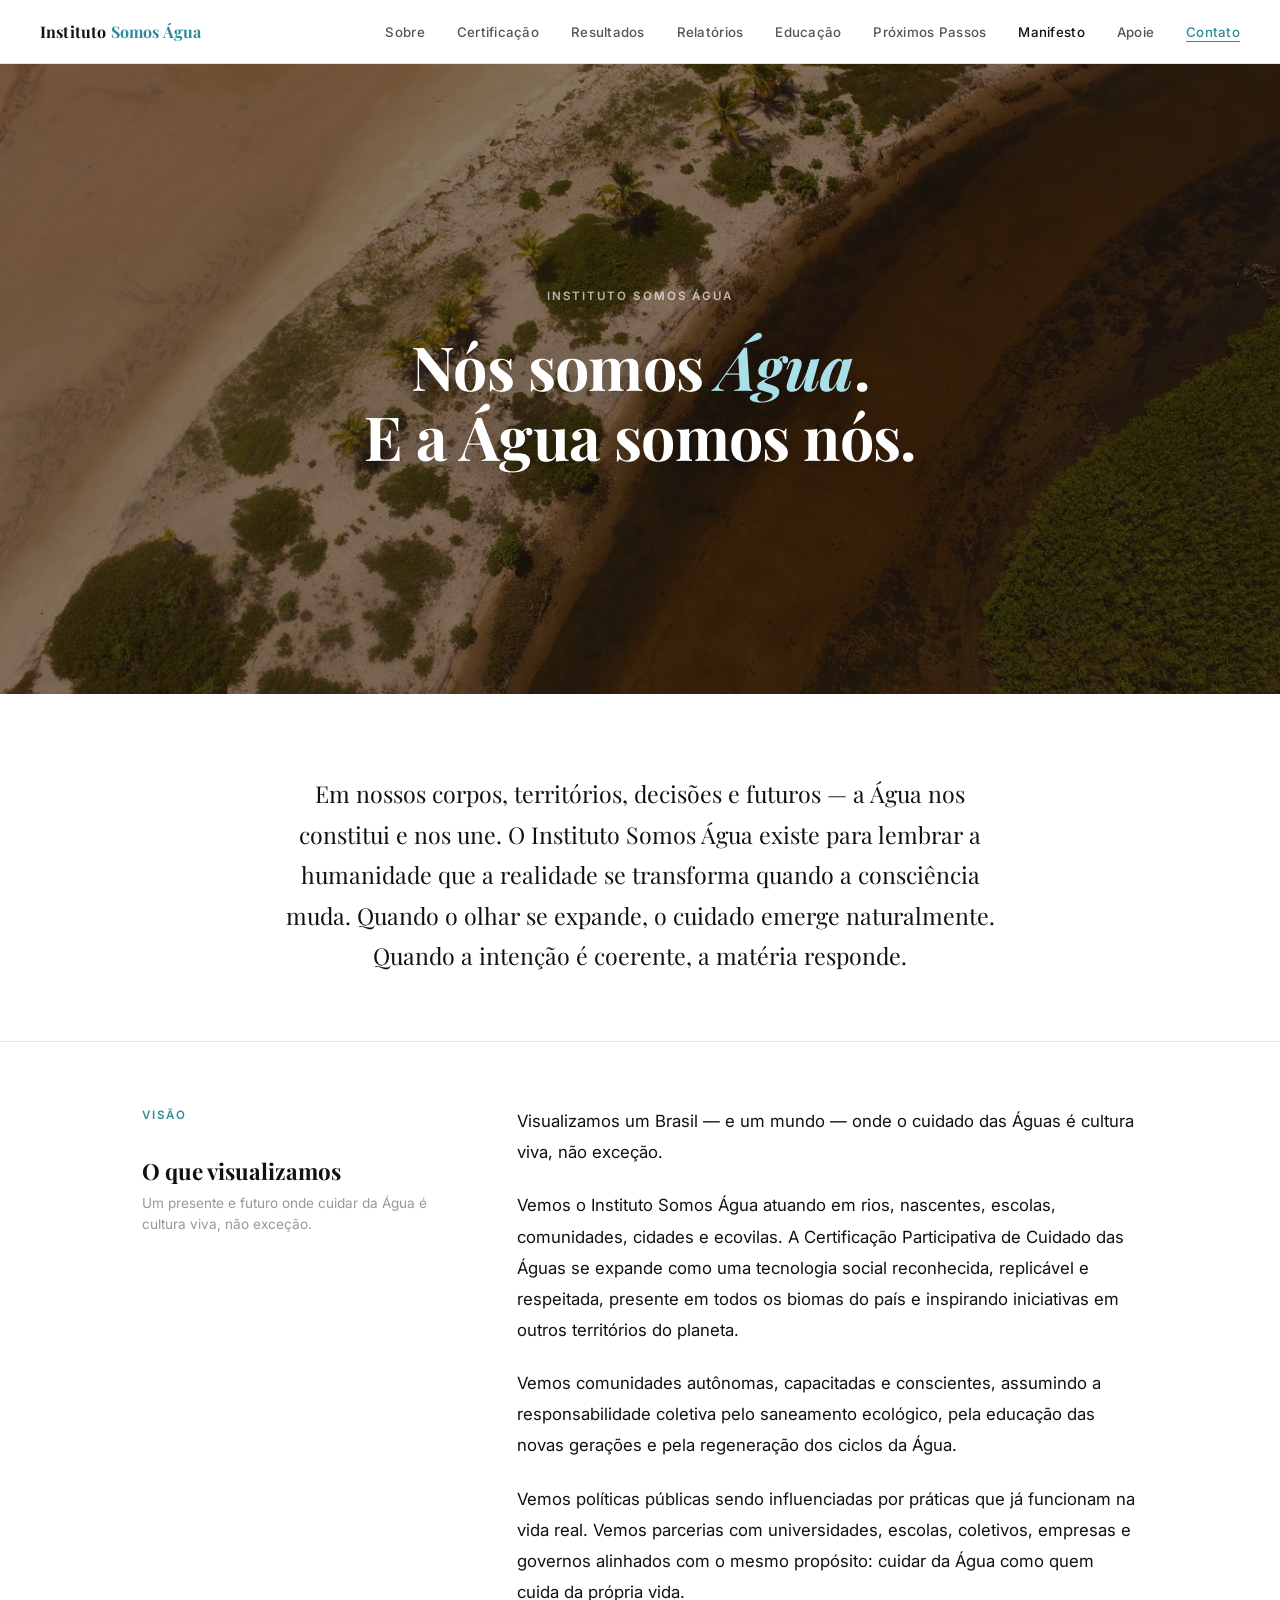
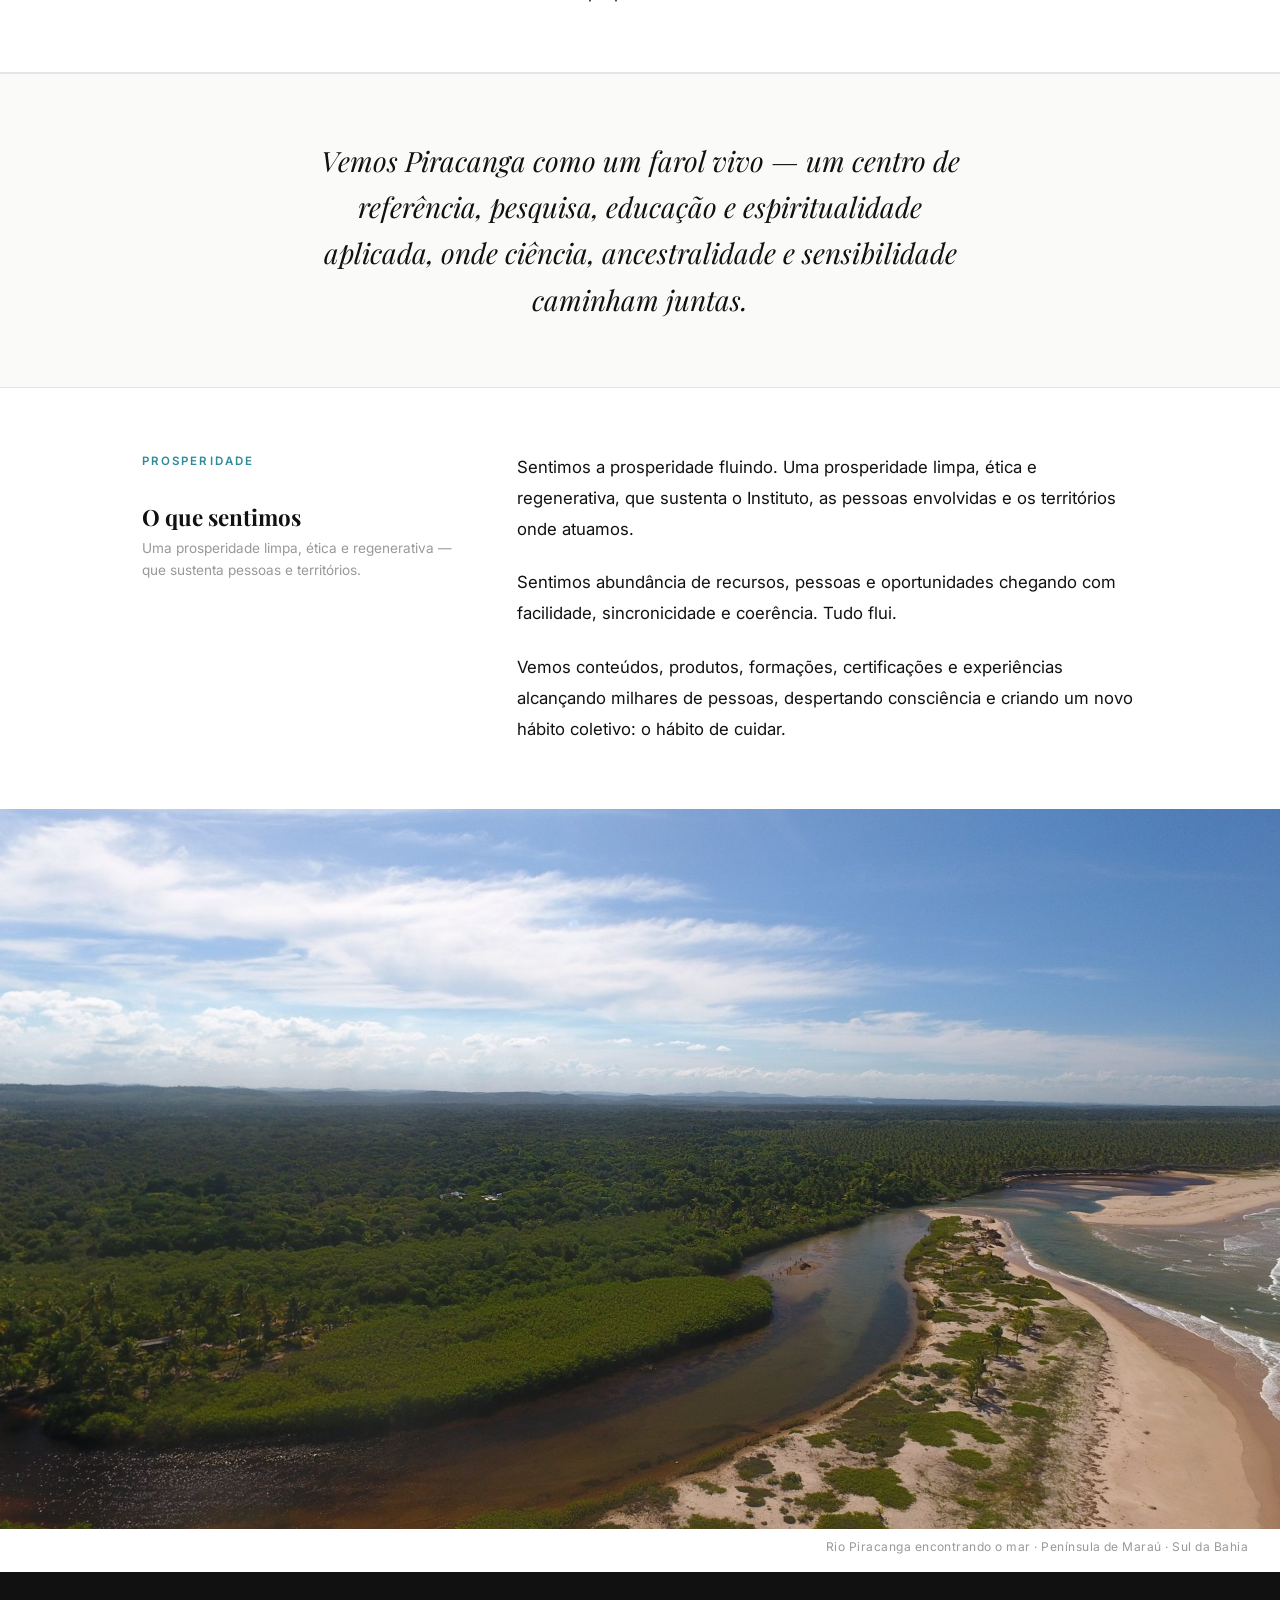
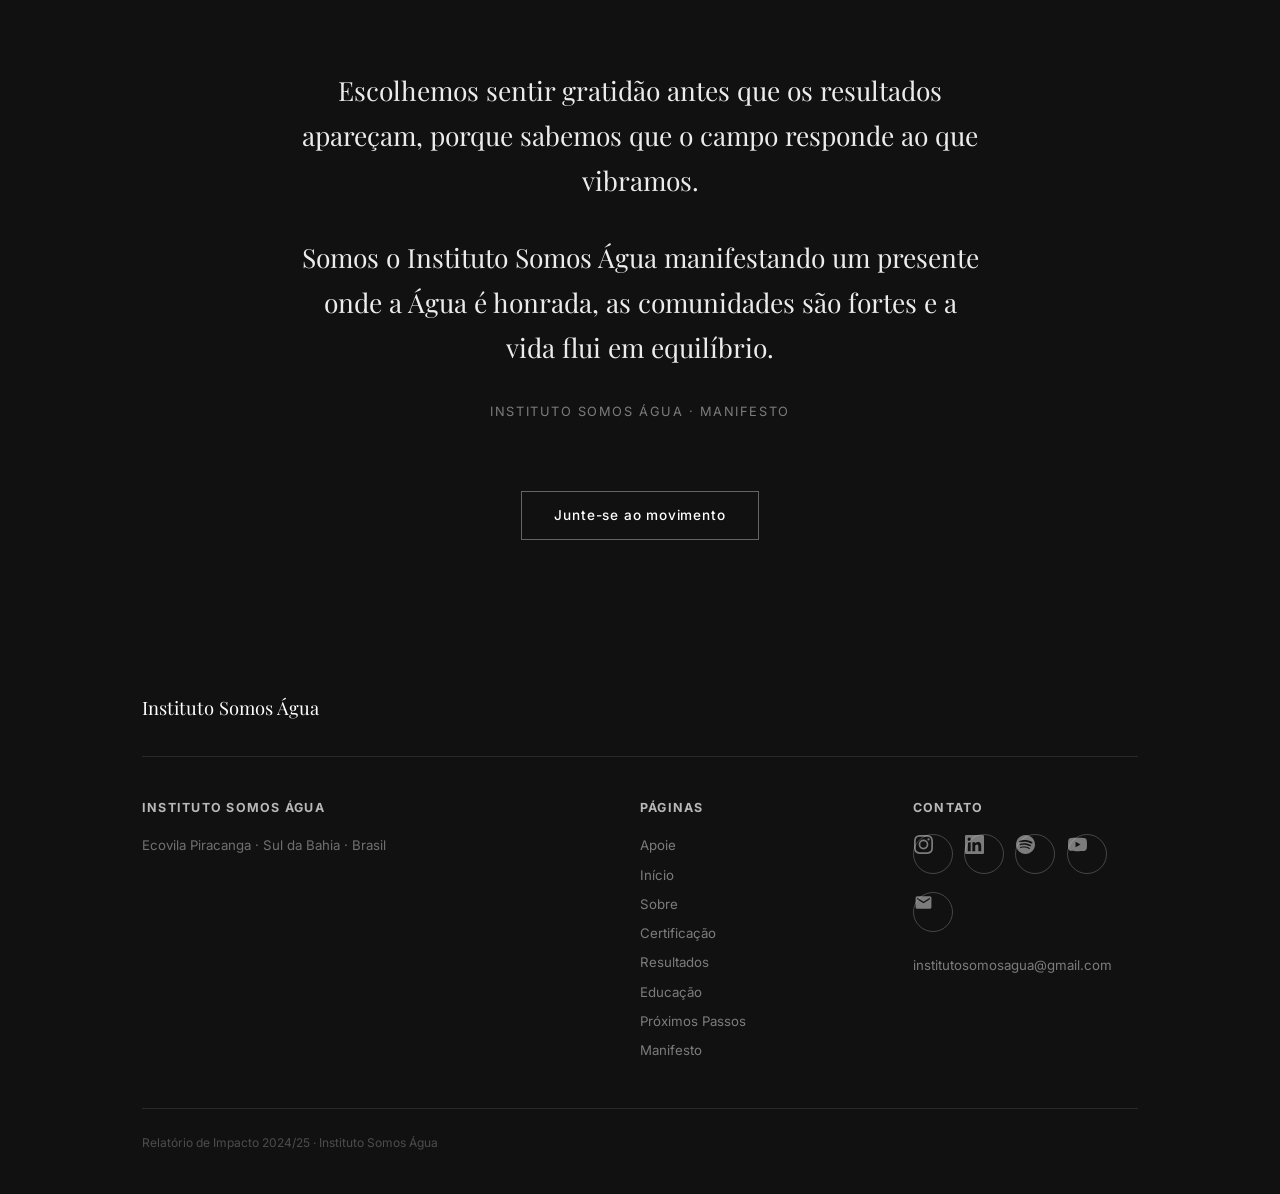
<file: manifesto.html>
<!DOCTYPE html>
<html lang="pt-BR">
<head>
  <meta charset="UTF-8"/><meta name="viewport" content="width=device-width, initial-scale=1.0"/>
  <title>Manifesto — Instituto Somos Água</title>
  <link rel="canonical" href="https://institutosomosagua.org.br/manifesto.html"/>
  <meta name="description" content="Manifesto do Instituto Somos Água. Visualizamos um Brasil onde o cuidado das Águas é cultura viva, não exceção."/>
  <link href="https://fonts.googleapis.com/css2?family=Playfair+Display:ital,wght@0,400;0,700;1,400&family=Inter:wght@300;400;500;600&display=swap" rel="stylesheet"/>
  <link rel="stylesheet" href="style.css"/>
  <link rel="icon" href="favicon.svg" type="image/svg+xml"/>
  <link rel="icon" href="favicon-32.png" sizes="32x32" type="image/png"/>
  <link rel="apple-touch-icon" href="apple-touch-icon.png"/>
  <style>
    /* ── MANIFESTO HERO ── */
    .manifesto-hero {
      position: relative;
      height: 70vh; min-height: 480px;
      display: flex; align-items: center; justify-content: center;
      text-align: center; overflow: hidden;
    }
    .manifesto-hero-bg {
      position: absolute; inset: 0;
      background: url('imgs/rio-top.jpg') center 40% / cover no-repeat;
    }
    .manifesto-hero-bg::after {
      content: '';
      position: absolute; inset: 0;
      background: rgba(0,0,0,.48);
    }
    .manifesto-hero-content {
      position: relative; z-index: 5;
      padding: 0 2rem;
    }
    .manifesto-hero-content .eyebrow-light {
      font-size: .72rem; font-weight: 600;
      letter-spacing: .18em; text-transform: uppercase;
      color: rgba(255,255,255,.65);
      margin-bottom: 1.5rem; display: block;
    }
    .manifesto-hero-content h1 {
      color: white;
      font-size: clamp(2.2rem, 5vw, 3.8rem);
      line-height: 1.15;
      text-shadow: 0 2px 32px rgba(0,0,0,.3);
      max-width: 680px;
      margin: 0 auto;
    }
    .manifesto-hero-content h1 em {
      font-style: italic;
      color: #a8dfe8;
    }

    /* ── OPENING ── */
    .manifesto-opening {
      padding: 5rem 0 4rem;
      text-align: center;
      border-bottom: 1px solid var(--border);
    }
    .manifesto-opening p {
      font-family: 'Playfair Display', serif;
      font-size: clamp(1.15rem, 2.4vw, 1.45rem);
      line-height: 1.75;
      max-width: 720px;
      margin: 0 auto;
      color: var(--ink);
      font-weight: 400;
    }

    /* ── MANIFESTO BODY ── */
    .manifesto-block {
      padding: 4rem 0;
      border-bottom: 1px solid var(--border);
    }
    .manifesto-block:last-of-type {
      border-bottom: none;
    }
    .manifesto-label {
      font-size: .72rem; font-weight: 600;
      letter-spacing: .18em; text-transform: uppercase;
      color: var(--water);
      margin-bottom: 2rem; display: block;
    }
    .manifesto-text {
      max-width: 680px;
    }
    .manifesto-text p {
      font-size: 1.05rem;
      line-height: 1.85;
      color: var(--ink);
      margin-bottom: 1.4rem;
    }
    .manifesto-text p:last-child { margin-bottom: 0; }

    /* ── HIGHLIGHTED VERSE ── */
    .manifesto-verse {
      padding: 4rem 0;
      background: var(--off-white);
      border-top: 1px solid var(--border);
      border-bottom: 1px solid var(--border);
      text-align: center;
    }
    .manifesto-verse p {
      font-family: 'Playfair Display', serif;
      font-size: clamp(1.3rem, 2.6vw, 1.75rem);
      line-height: 1.65;
      max-width: 680px;
      margin: 0 auto;
      color: var(--ink);
      font-style: italic;
    }

    /* ── SPLIT LAYOUT ── */
    .manifesto-split {
      display: grid;
      grid-template-columns: 1fr 2fr;
      gap: 4rem;
      align-items: start;
    }
    .manifesto-split-label {
      position: sticky;
      top: 5rem;
    }
    .manifesto-split-label h2 {
      font-size: 1.4rem;
      color: var(--ink);
      margin-bottom: .5rem;
    }
    .manifesto-split-label p {
      font-size: .85rem;
      color: var(--ink-muted);
      line-height: 1.6;
    }

    /* ── CLOSING DECLARATION ── */
    .manifesto-closing {
      padding: 6rem 0;
      text-align: center;
      background: var(--ink);
      color: white;
    }
    .manifesto-closing p {
      font-family: 'Playfair Display', serif;
      font-size: clamp(1.2rem, 2.6vw, 1.65rem);
      line-height: 1.7;
      max-width: 680px;
      margin: 0 auto 2rem;
      color: rgba(255,255,255,.92);
    }
    .manifesto-closing .closing-cite {
      font-family: 'Inter', sans-serif;
      font-size: .8rem;
      letter-spacing: .12em;
      text-transform: uppercase;
      color: rgba(255,255,255,.45);
      display: block;
      margin-top: 2rem;
    }
    .manifesto-closing .btn-outline-white {
      display: inline-block;
      margin-top: 2.5rem;
      padding: .75rem 2rem;
      border: 1px solid rgba(255,255,255,.35);
      color: white;
      font-size: .85rem;
      font-weight: 500;
      letter-spacing: .06em;
      text-decoration: none;
      transition: border-color .2s, background .2s;
    }
    .manifesto-closing .btn-outline-white:hover {
      border-color: white;
      background: rgba(255,255,255,.08);
    }

    @media (max-width: 700px) {
      .manifesto-split { grid-template-columns: 1fr; gap: 1.5rem; }
      .manifesto-split-label { position: static; }
    }
  </style>
  <!-- Open Graph / WhatsApp -->
  <meta property="og:type"        content="website"/>
  <meta property="og:url" content="https://institutosomosagua.org.br/manifesto.html"/>
  <meta property="og:site_name"   content="Instituto Somos Água"/>
  <meta property="og:title"       content="Manifesto — Instituto Somos Água"/>
  <meta property="og:description" content="Manifesto do Instituto Somos Água. Visualizamos um Brasil onde o cuidado das Águas é cultura viva, não exceção."/>
  <meta property="og:image"       content="https://institutosomosagua.org.br/imgs/og-image.png"/>
  <meta property="og:image:width" content="1200"/>
  <meta property="og:image:height"content="630"/>
  <meta property="og:locale"      content="pt_BR"/>
  <!-- Twitter / X -->
  <meta name="twitter:card"       content="summary_large_image"/>
  <meta name="twitter:image"      content="https://institutosomosagua.org.br/imgs/og-image.png"/>
  <!-- Google Analytics (GA4) -->
  <script async src="https://www.googletagmanager.com/gtag/js?id=G-5VGXWJZ3L4"></script>
  <script>
    window.dataLayer = window.dataLayer || [];
    function gtag(){dataLayer.push(arguments);}
    gtag('js', new Date());
    gtag('config', 'G-5VGXWJZ3L4');
  </script>
</head>
<body>

<nav id="main-nav">
  <a href="index.html" class="nav-logo">Instituto <span>Somos Água</span></a>
  <button class="hamburger" id="hamburger"><span></span><span></span><span></span></button>
  <ul class="nav-links" id="nav-links">
    <li><a href="sobre.html">Sobre</a></li>
    <li><a href="certificacao.html">Certificação</a></li>
    <li><a href="resultados.html">Resultados</a></li>
    <li><a href="relatorios.html">Relatórios</a></li>
    <li><a href="educacao.html">Educação</a></li>
    <li><a href="proximos.html">Próximos Passos</a></li>
    <li><a href="manifesto.html" class="active">Manifesto</a></li>
    <li><a href="apoie.html">Apoie</a></li>
    <li><a href="index.html#contato" class="nav-cta">Contato</a></li>
  </ul>
</nav>

<!-- HERO -->
<div class="manifesto-hero">
  <div class="manifesto-hero-bg"></div>
  <div class="manifesto-hero-content">
    <span class="eyebrow-light">Instituto Somos Água</span>
    <h1>Nós somos <em>Água</em>.<br/>E a Água somos nós.</h1>
  </div>
</div>

<!-- OPENING -->
<section class="manifesto-opening">
  <div class="container">
    <p>Em nossos corpos, territórios, decisões e futuros — a Água nos constitui e nos une. O Instituto Somos Água existe para lembrar a humanidade que a realidade se transforma quando a consciência muda. Quando o olhar se expande, o cuidado emerge naturalmente. Quando a intenção é coerente, a matéria responde.</p>
  </div>
</section>

<!-- VISÃO -->
<section class="manifesto-block">
  <div class="container">
    <div class="manifesto-split">
      <div class="manifesto-split-label">
        <span class="manifesto-label">Visão</span>
        <h2>O que visualizamos</h2>
        <p>Um presente e futuro onde cuidar da Água é cultura viva, não exceção.</p>
      </div>
      <div class="manifesto-text">
        <p>Visualizamos um Brasil — e um mundo — onde o cuidado das Águas é cultura viva, não exceção.</p>
        <p>Vemos o Instituto Somos Água atuando em rios, nascentes, escolas, comunidades, cidades e ecovilas. A Certificação Participativa de Cuidado das Águas se expande como uma tecnologia social reconhecida, replicável e respeitada, presente em todos os biomas do país e inspirando iniciativas em outros territórios do planeta.</p>
        <p>Vemos comunidades autônomas, capacitadas e conscientes, assumindo a responsabilidade coletiva pelo saneamento ecológico, pela educação das novas gerações e pela regeneração dos ciclos da Água.</p>
        <p>Vemos políticas públicas sendo influenciadas por práticas que já funcionam na vida real. Vemos parcerias com universidades, escolas, coletivos, empresas e governos alinhados com o mesmo propósito: cuidar da Água como quem cuida da própria vida.</p>
      </div>
    </div>
  </div>
</section>

<!-- VERSO DESTACADO -->
<div class="manifesto-verse">
  <div class="container">
    <p>Vemos Piracanga como um farol vivo — um centro de referência, pesquisa, educação e espiritualidade aplicada, onde ciência, ancestralidade e sensibilidade caminham juntas.</p>
  </div>
</div>

<!-- PROSPERIDADE -->
<section class="manifesto-block">
  <div class="container">
    <div class="manifesto-split">
      <div class="manifesto-split-label">
        <span class="manifesto-label">Prosperidade</span>
        <h2>O que sentimos</h2>
        <p>Uma prosperidade limpa, ética e regenerativa — que sustenta pessoas e territórios.</p>
      </div>
      <div class="manifesto-text">
        <p>Sentimos a prosperidade fluindo. Uma prosperidade limpa, ética e regenerativa, que sustenta o Instituto, as pessoas envolvidas e os territórios onde atuamos.</p>
        <p>Sentimos abundância de recursos, pessoas e oportunidades chegando com facilidade, sincronicidade e coerência. Tudo flui.</p>
        <p>Vemos conteúdos, produtos, formações, certificações e experiências alcançando milhares de pessoas, despertando consciência e criando um novo hábito coletivo: o hábito de cuidar.</p>
      </div>
    </div>
  </div>
</section>

<!-- FOTO FULL -->
<img src="imgs/hero.jpg" alt="Rio Piracanga correndo para o mar" class="photo-full tall"/>
<p class="photo-caption">Rio Piracanga encontrando o mar · Península de Maraú · Sul da Bahia</p>

<!-- DECLARAÇÃO FINAL -->
<div class="manifesto-closing">
  <div class="container">
    <p>Escolhemos sentir gratidão antes que os resultados apareçam, porque sabemos que o campo responde ao que vibramos.</p>
    <p>Somos o Instituto Somos Água manifestando um presente onde a Água é honrada, as comunidades são fortes e a vida flui em equilíbrio.</p>
    <span class="closing-cite">Instituto Somos Água · Manifesto</span>
    <br/>
    <a href="mailto:institutosomosagua@gmail.com" class="btn-outline-white">Junte-se ao movimento</a>
  </div>
</div>

<footer>
  <div class="footer-inner">
    <div class="footer-logo">Instituto Somos Água</div>
    <div class="footer-grid">
      <div class="footer-col"><h4>Instituto Somos Água</h4><p>Ecovila Piracanga · Sul da Bahia · Brasil</p></div>
      <div class="footer-col"><h4>Páginas</h4><a href="apoie.html">Apoie</a><a href="index.html">Início</a><a href="sobre.html">Sobre</a><a href="certificacao.html">Certificação</a><a href="resultados.html">Resultados</a><a href="educacao.html">Educação</a><a href="proximos.html">Próximos Passos</a><a href="manifesto.html">Manifesto</a></div>
      <div class="footer-col">
        <h4>Contato</h4>
        <div class="social-row">
          <a href="https://www.instagram.com/institutosomosagua/" target="_blank" rel="noopener" class="social-btn ig" aria-label="Instagram"><svg viewBox="0 0 24 24" width="20" height="20" aria-hidden="true"><path d="M12 2.163c3.204 0 3.584.012 4.85.07 3.252.148 4.771 1.691 4.919 4.919.058 1.265.069 1.645.069 4.849 0 3.205-.012 3.584-.069 4.849-.149 3.225-1.664 4.771-4.919 4.919-1.266.058-1.644.07-4.85.07-3.204 0-3.584-.012-4.849-.07-3.26-.149-4.771-1.699-4.919-4.92-.058-1.265-.07-1.644-.07-4.849 0-3.204.013-3.583.07-4.849.149-3.227 1.664-4.771 4.919-4.919 1.266-.057 1.645-.069 4.849-.069zm0-2.163C8.741 0 8.332.014 7.052.072 2.695.272.273 2.69.073 7.052.014 8.333 0 8.741 0 12c0 3.259.014 3.668.072 4.948.2 4.358 2.618 6.78 6.98 6.98C8.333 23.986 8.741 24 12 24c3.259 0 3.668-.014 4.948-.072 4.354-.2 6.782-2.618 6.979-6.98.059-1.28.073-1.689.073-4.948 0-3.259-.014-3.667-.072-4.947-.196-4.354-2.617-6.78-6.979-6.98C15.668.014 15.259 0 12 0zm0 5.838a6.162 6.162 0 100 12.324 6.162 6.162 0 000-12.324zM12 16a4 4 0 110-8 4 4 0 010 8zm6.406-11.845a1.44 1.44 0 100 2.881 1.44 1.44 0 000-2.881z"/></svg></a>
          <a href="https://www.linkedin.com/company/instituto-somos-%C3%A1gua/" target="_blank" rel="noopener" class="social-btn li" aria-label="LinkedIn"><svg viewBox="0 0 24 24" width="20" height="20" aria-hidden="true"><path d="M20.447 20.452h-3.554v-5.569c0-1.328-.027-3.037-1.852-3.037-1.853 0-2.136 1.445-2.136 2.939v5.667H9.351V9h3.414v1.561h.046c.477-.9 1.637-1.85 3.37-1.85 3.601 0 4.267 2.37 4.267 5.455v6.286zM5.337 7.433a2.062 2.062 0 01-2.063-2.065 2.064 2.064 0 112.063 2.065zm1.782 13.019H3.555V9h3.564v11.452zM22.225 0H1.771C.792 0 0 .774 0 1.729v20.542C0 23.227.792 24 1.771 24h20.451C23.2 24 24 23.227 24 22.271V1.729C24 .774 23.2 0 22.222 0h.003z"/></svg></a>
          <a href="https://open.spotify.com/show/7oKQB1N1HVJyOMrPgFYadg" target="_blank" rel="noopener" class="social-btn sp" aria-label="Spotify"><svg viewBox="0 0 24 24" width="20" height="20" aria-hidden="true"><path d="M12 0C5.4 0 0 5.4 0 12s5.4 12 12 12 12-5.4 12-12S18.66 0 12 0zm5.521 17.34c-.24.359-.66.48-1.021.24-2.82-1.74-6.36-2.101-10.561-1.141-.418.122-.779-.179-.899-.539-.12-.421.18-.78.54-.9 4.56-1.021 8.52-.6 11.64 1.32.42.18.479.659.301 1.02zm1.44-3.3c-.301.42-.841.6-1.262.3-3.239-1.98-8.159-2.58-11.939-1.38-.479.12-1.02-.12-1.14-.6-.12-.48.12-1.021.6-1.141C9.6 9.9 15 10.561 18.72 12.84c.361.181.54.78.241 1.2zm.12-3.36C15.24 8.4 8.82 8.16 5.16 9.301c-.6.179-1.2-.181-1.38-.721-.18-.601.18-1.2.72-1.381 4.26-1.26 11.28-1.02 15.721 1.621.539.3.719 1.02.42 1.56-.299.421-1.02.599-1.56.3z"/></svg></a>
          <a href="https://www.youtube.com/@institutosomosagua" target="_blank" rel="noopener" class="social-btn yt" aria-label="YouTube"><svg viewBox="0 0 24 24" width="20" height="20" aria-hidden="true"><path d="M23.498 6.186a3.016 3.016 0 0 0-2.122-2.136C19.505 3.545 12 3.545 12 3.545s-7.505 0-9.377.505A3.017 3.017 0 0 0 .502 6.186C0 8.07 0 12 0 12s0 3.93.502 5.814a3.016 3.016 0 0 0 2.122 2.136c1.871.505 9.376.505 9.376.505s7.505 0 9.377-.505a3.015 3.015 0 0 0 2.122-2.136C24 15.93 24 12 24 12s0-3.93-.502-5.814zM9.545 15.568V8.432L15.818 12l-6.273 3.568z"/></svg></a>
          <a href="mailto:institutosomosagua@gmail.com" class="social-btn em" aria-label="E-mail"><svg viewBox="0 0 24 24" width="20" height="20" aria-hidden="true"><path d="M20 4H4c-1.1 0-1.99.9-1.99 2L2 18c0 1.1.9 2 2 2h16c1.1 0 2-.9 2-2V6c0-1.1-.9-2-2-2zm0 4l-8 5-8-5V6l8 5 8-5v2z"/></svg></a>
        </div>
        <a href="mailto:institutosomosagua@gmail.com" class="footer-email">institutosomosagua@gmail.com</a>
      </div>
    </div>
    <p class="footer-bottom">Relatório de Impacto 2024/25 · Instituto Somos Água</p>
  </div>
</footer>
<script>document.getElementById('hamburger').addEventListener('click',()=>document.getElementById('nav-links').classList.toggle('open'));</script>
</body>
</html>
</file>
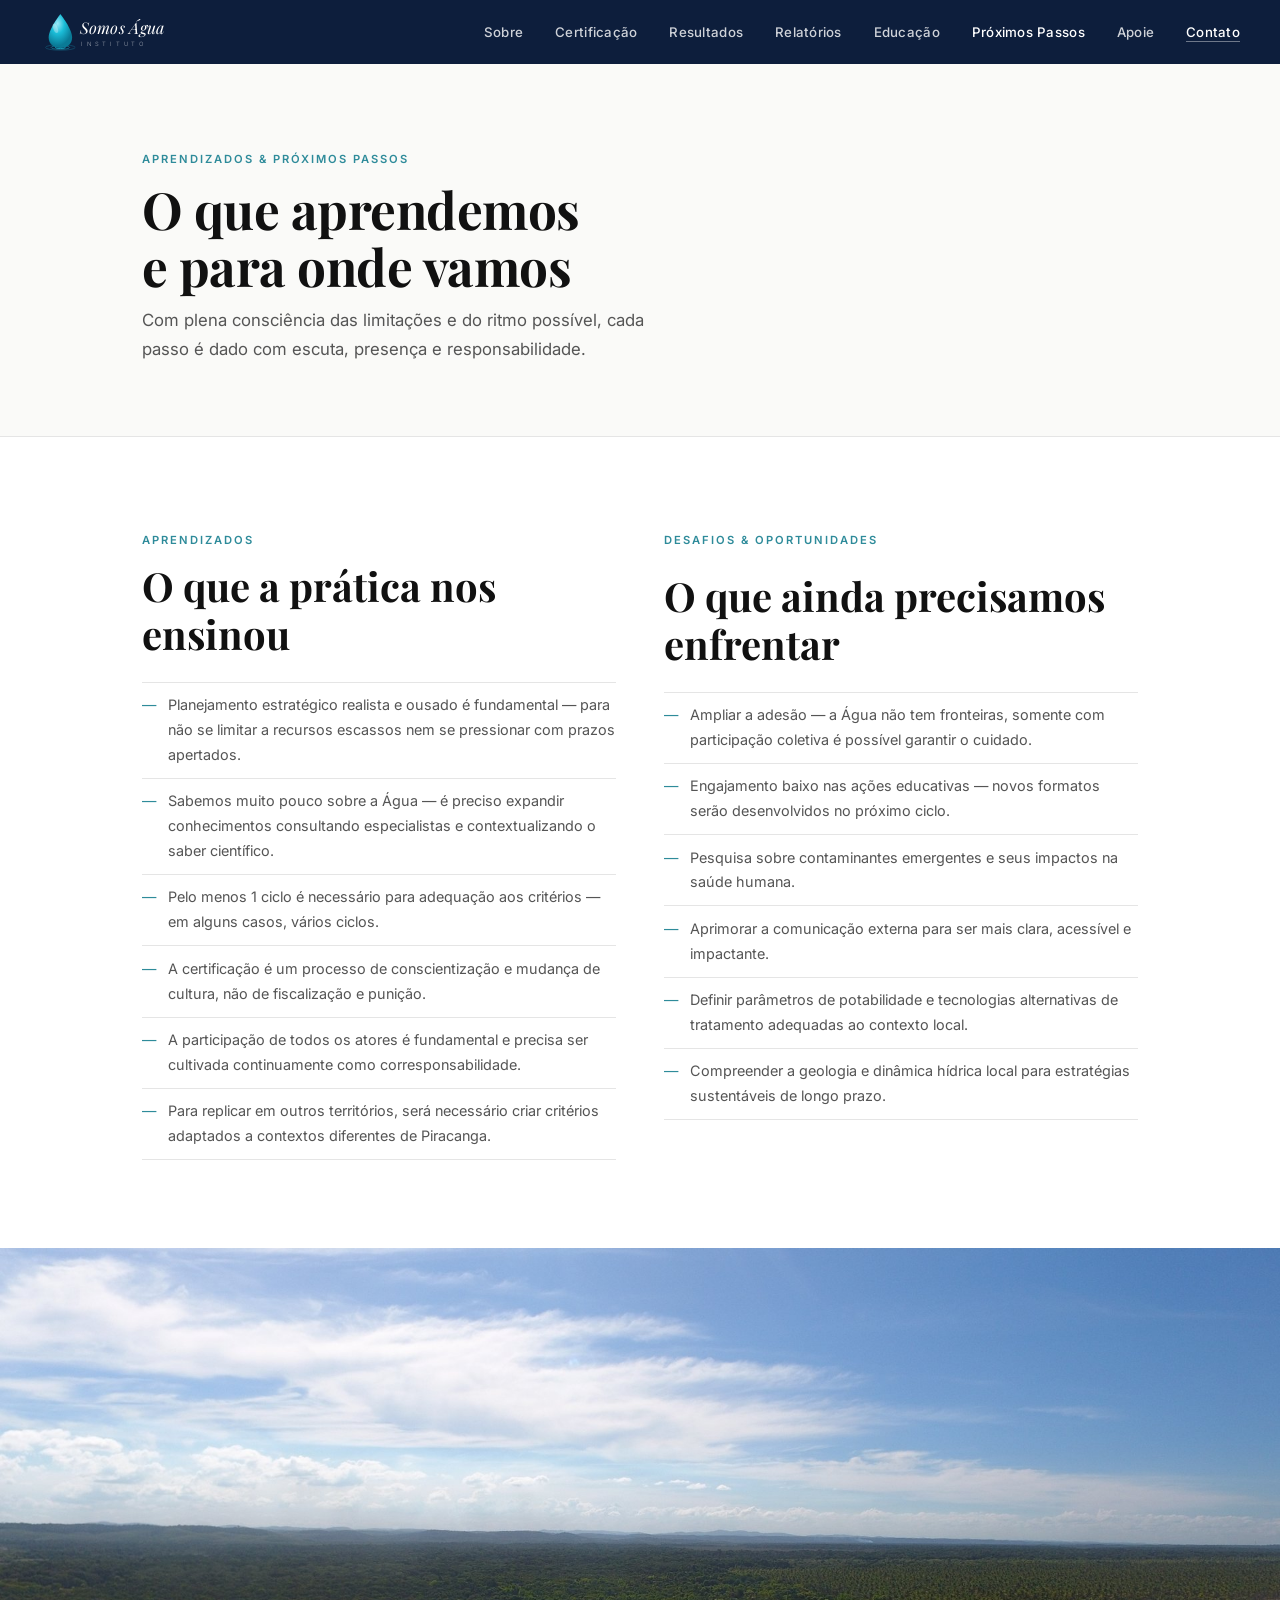
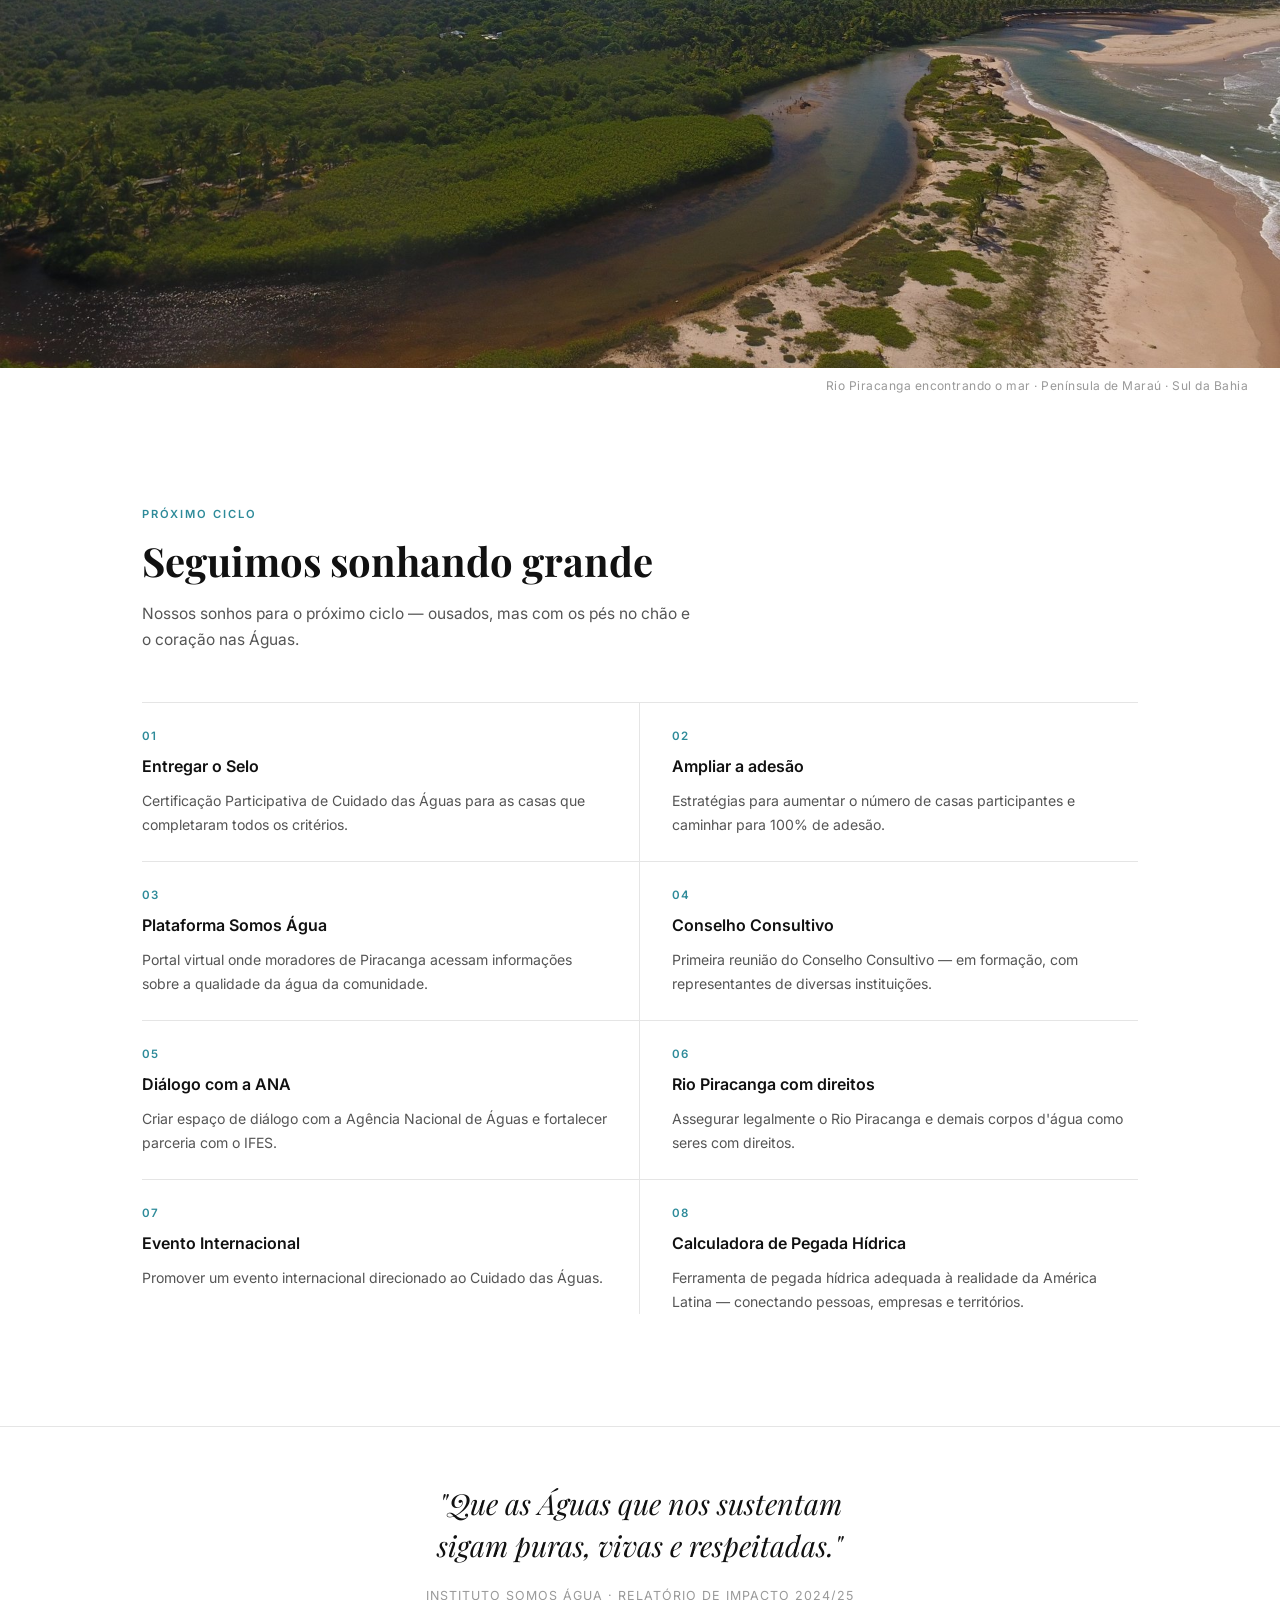
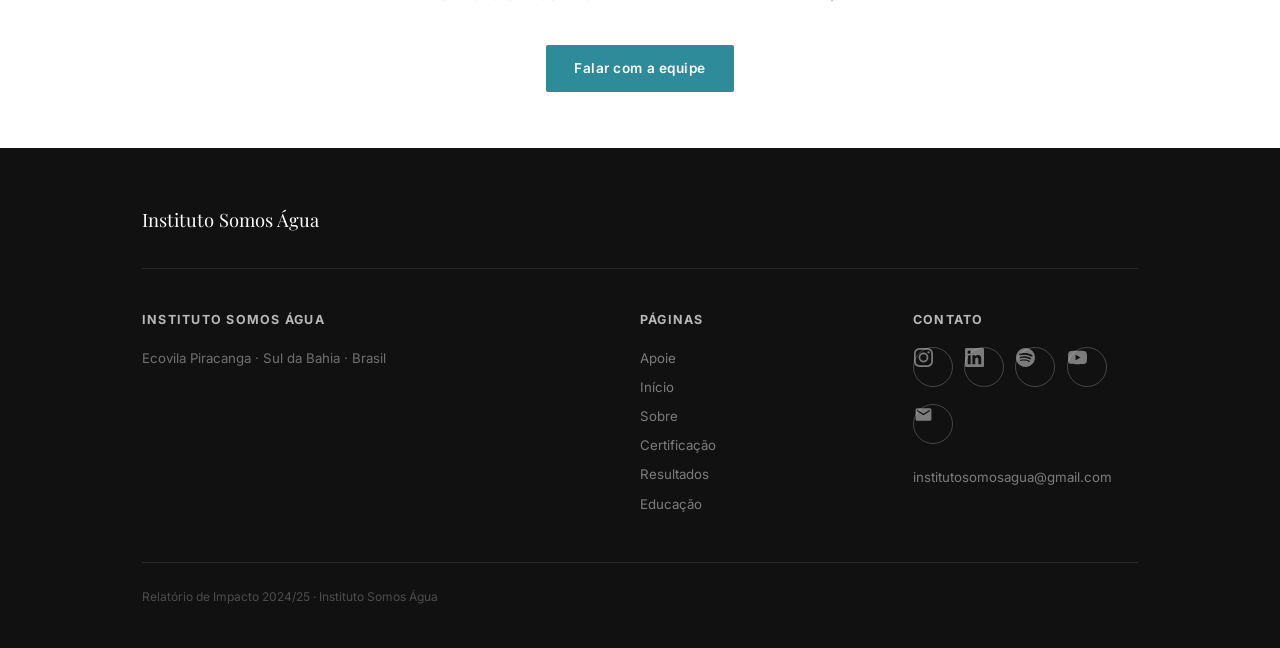
<file: proximos.html>
<!DOCTYPE html>
<html lang="pt-BR">
<head>
  <meta charset="UTF-8"/><meta name="viewport" content="width=device-width, initial-scale=1.0"/>
  <title>Próximos Passos — Instituto Somos Água</title>
  <link rel="canonical" href="https://institutosomosagua.org.br/proximos.html"/>
  <meta name="description" content="Os próximos passos do Instituto Somos Água — aprendizados, desafios e metas para o ciclo 2025/26."/>
  <link href="https://fonts.googleapis.com/css2?family=Playfair+Display:wght@400;700&family=Inter:wght@300;400;500;600&display=swap" rel="stylesheet"/>
  <link rel="stylesheet" href="style.css"/>
  <link rel="icon" href="favicon.svg" type="image/svg+xml"/>
  <link rel="icon" href="favicon-32.png" sizes="32x32" type="image/png"/>
  <link rel="apple-touch-icon" href="apple-touch-icon.png"/>
  <style>
    #main-nav {
      background: #0d1e3c !important;
      border-bottom: none !important;
    }
    #main-nav .nav-logo { color: white; }
    #main-nav .nav-links a { color: rgba(255,255,255,.8); }
    #main-nav .nav-links a:hover,
    #main-nav .nav-links a.active { color: white; border-bottom-color: rgba(255,255,255,.5); }
    #main-nav .nav-cta { color: white !important; border-color: rgba(255,255,255,.4); }
    #main-nav .hamburger span { background: white; }
  </style>
  <!-- Open Graph / WhatsApp -->
  <meta property="og:type"        content="website"/>
  <meta property="og:url" content="https://institutosomosagua.org.br/proximos.html"/>
  <meta property="og:site_name"   content="Instituto Somos Água"/>
  <meta property="og:title"       content="Próximos Passos — Instituto Somos Água"/>
  <meta property="og:description" content="Os próximos passos do Instituto Somos Água — aprendizados, desafios e metas para o ciclo 2025/26."/>
  <meta property="og:image"       content="https://institutosomosagua.org.br/imgs/og-image.png"/>
  <meta property="og:image:width" content="1200"/>
  <meta property="og:image:height"content="630"/>
  <meta property="og:locale"      content="pt_BR"/>
  <!-- Twitter / X -->
  <meta name="twitter:card"       content="summary_large_image"/>
  <meta name="twitter:image"      content="https://institutosomosagua.org.br/imgs/og-image.png"/>
  <!-- Google Analytics (GA4) -->
  <script async src="https://www.googletagmanager.com/gtag/js?id=G-5VGXWJZ3L4"></script>
  <script>
    window.dataLayer = window.dataLayer || [];
    function gtag(){dataLayer.push(arguments);}
    gtag('js', new Date());
    gtag('config', 'G-5VGXWJZ3L4');
  </script>
</head>
<body>
<nav id="main-nav">
  <a href="index.html" class="nav-logo" style="padding:0;line-height:0;"><svg xmlns="http://www.w3.org/2000/svg" viewBox="0 0 280 68" height="42" style="display:block;"><defs><radialGradient id="dg" cx="38%" cy="28%" r="65%"><stop offset="0%" stop-color="#9AE8F8"/><stop offset="45%" stop-color="#1BBDD8"/><stop offset="100%" stop-color="#0A7A96"/></radialGradient></defs><ellipse cx="33" cy="59" rx="24" ry="4.5" stroke="#1BBAD6" stroke-width="1.0" fill="none" opacity="0.38"/><ellipse cx="33" cy="59" rx="15" ry="3" stroke="#1BBAD6" stroke-width="1.2" fill="none" opacity="0.58"/><ellipse cx="33" cy="59" rx="8" ry="1.8" stroke="#1BBAD6" stroke-width="1.5" fill="none" opacity="0.82"/><path d="M33 5 C33 5 14 29 14 43 C14 53.8 22.6 60 33 60 C43.4 60 52 53.8 52 43 C52 29 33 5 33 5Z" fill="url(#dg)"/><ellipse cx="25" cy="28" rx="3.5" ry="8" fill="white" opacity="0.3" transform="rotate(-20 25 28)"/><text x="64" y="38" font-family="'Playfair Display', Georgia, serif" font-size="26" font-weight="400" font-style="italic" fill="white" letter-spacing="0.5">Somos Água</text><text x="67" y="56" font-family="Inter, sans-serif" font-size="9.5" font-weight="300" fill="rgba(255,255,255,0.58)" letter-spacing="6">INSTITUTO</text></svg></a>
  <button class="hamburger" id="hamburger"><span></span><span></span><span></span></button>
  <ul class="nav-links" id="nav-links">
    <li><a href="sobre.html">Sobre</a></li>
    <li><a href="certificacao.html">Certificação</a></li>
    <li><a href="resultados.html">Resultados</a></li>
    <li><a href="relatorios.html">Relatórios</a></li>
    <li><a href="educacao.html">Educação</a></li>
    <li><a href="proximos.html" class="active">Próximos Passos</a></li>
    <li><a href="apoie.html">Apoie</a></li>
    <li><a href="index.html#contato" class="nav-cta">Contato</a></li>
  </ul>
</nav>

<div class="page-hero">
  <div class="container">
    <span class="eyebrow">Aprendizados & Próximos Passos</span>
    <h1>O que aprendemos<br/>e para onde vamos</h1>
    <p>Com plena consciência das limitações e do ritmo possível, cada passo é dado com escuta, presença e responsabilidade.</p>
  </div>
</div>

<!-- APRENDIZADOS -->
<section>
  <div class="container">
    <div class="grid-2">
      <div>
        <span class="eyebrow">Aprendizados</span>
        <h2>O que a prática nos ensinou</h2>
        <ul class="check-list" style="margin-top:1.5rem;">
          <li>Planejamento estratégico realista e ousado é fundamental — para não se limitar a recursos escassos nem se pressionar com prazos apertados.</li>
          <li>Sabemos muito pouco sobre a Água — é preciso expandir conhecimentos consultando especialistas e contextualizando o saber científico.</li>
          <li>Pelo menos 1 ciclo é necessário para adequação aos critérios — em alguns casos, vários ciclos.</li>
          <li>A certificação é um processo de conscientização e mudança de cultura, não de fiscalização e punição.</li>
          <li>A participação de todos os atores é fundamental e precisa ser cultivada continuamente como corresponsabilidade.</li>
          <li>Para replicar em outros territórios, será necessário criar critérios adaptados a contextos diferentes de Piracanga.</li>
        </ul>
      </div>
      <div>
        <span class="eyebrow">Desafios & Oportunidades</span>
        <h2 style="margin-top:.6rem;">O que ainda precisamos enfrentar</h2>
        <ul class="check-list" style="margin-top:1.5rem;">
          <li>Ampliar a adesão — a Água não tem fronteiras, somente com participação coletiva é possível garantir o cuidado.</li>
          <li>Engajamento baixo nas ações educativas — novos formatos serão desenvolvidos no próximo ciclo.</li>
          <li>Pesquisa sobre contaminantes emergentes e seus impactos na saúde humana.</li>
          <li>Aprimorar a comunicação externa para ser mais clara, acessível e impactante.</li>
          <li>Definir parâmetros de potabilidade e tecnologias alternativas de tratamento adequadas ao contexto local.</li>
          <li>Compreender a geologia e dinâmica hídrica local para estratégias sustentáveis de longo prazo.</li>
        </ul>
      </div>
    </div>
  </div>
</section>

<!-- FOTO FULL -->
<img src="imgs/hero.jpg" alt="Rio Piracanga correndo para o mar" class="photo-full tall"/>
<p class="photo-caption">Rio Piracanga encontrando o mar · Península de Maraú · Sul da Bahia</p>

<!-- PRÓXIMOS PASSOS -->
<section>
  <div class="container">
    <span class="eyebrow">Próximo Ciclo</span>
    <h2>Seguimos sonhando grande</h2>
    <p style="max-width:560px;margin-bottom:3rem;">Nossos sonhos para o próximo ciclo — ousados, mas com os pés no chão e o coração nas Águas.</p>

    <div class="grid-2" style="gap:0;border-top:1px solid var(--border);">
      <div style="padding:1.5rem 2rem 1.5rem 0;border-bottom:1px solid var(--border);border-right:1px solid var(--border);">
        <p style="font-size:.72rem;color:var(--water);font-weight:600;letter-spacing:.1em;margin-bottom:.4rem;">01</p>
        <h3>Entregar o Selo</h3>
        <p style="font-size:.88rem;">Certificação Participativa de Cuidado das Águas para as casas que completaram todos os critérios.</p>
      </div>
      <div style="padding:1.5rem 0 1.5rem 2rem;border-bottom:1px solid var(--border);">
        <p style="font-size:.72rem;color:var(--water);font-weight:600;letter-spacing:.1em;margin-bottom:.4rem;">02</p>
        <h3>Ampliar a adesão</h3>
        <p style="font-size:.88rem;">Estratégias para aumentar o número de casas participantes e caminhar para 100% de adesão.</p>
      </div>
      <div style="padding:1.5rem 2rem 1.5rem 0;border-bottom:1px solid var(--border);border-right:1px solid var(--border);">
        <p style="font-size:.72rem;color:var(--water);font-weight:600;letter-spacing:.1em;margin-bottom:.4rem;">03</p>
        <h3>Plataforma Somos Água</h3>
        <p style="font-size:.88rem;">Portal virtual onde moradores de Piracanga acessam informações sobre a qualidade da água da comunidade.</p>
      </div>
      <div style="padding:1.5rem 0 1.5rem 2rem;border-bottom:1px solid var(--border);">
        <p style="font-size:.72rem;color:var(--water);font-weight:600;letter-spacing:.1em;margin-bottom:.4rem;">04</p>
        <h3>Conselho Consultivo</h3>
        <p style="font-size:.88rem;">Primeira reunião do Conselho Consultivo — em formação, com representantes de diversas instituições.</p>
      </div>
      <div style="padding:1.5rem 2rem 1.5rem 0;border-bottom:1px solid var(--border);border-right:1px solid var(--border);">
        <p style="font-size:.72rem;color:var(--water);font-weight:600;letter-spacing:.1em;margin-bottom:.4rem;">05</p>
        <h3>Diálogo com a ANA</h3>
        <p style="font-size:.88rem;">Criar espaço de diálogo com a Agência Nacional de Águas e fortalecer parceria com o IFES.</p>
      </div>
      <div style="padding:1.5rem 0 1.5rem 2rem;border-bottom:1px solid var(--border);">
        <p style="font-size:.72rem;color:var(--water);font-weight:600;letter-spacing:.1em;margin-bottom:.4rem;">06</p>
        <h3>Rio Piracanga com direitos</h3>
        <p style="font-size:.88rem;">Assegurar legalmente o Rio Piracanga e demais corpos d'água como seres com direitos.</p>
      </div>
      <div style="padding:1.5rem 2rem 1.5rem 0;border-right:1px solid var(--border);">
        <p style="font-size:.72rem;color:var(--water);font-weight:600;letter-spacing:.1em;margin-bottom:.4rem;">07</p>
        <h3>Evento Internacional</h3>
        <p style="font-size:.88rem;">Promover um evento internacional direcionado ao Cuidado das Águas.</p>
      </div>
      <div style="padding:1.5rem 0 1.5rem 2rem;">
        <p style="font-size:.72rem;color:var(--water);font-weight:600;letter-spacing:.1em;margin-bottom:.4rem;">08</p>
        <h3>Calculadora de Pegada Hídrica</h3>
        <p style="font-size:.88rem;">Ferramenta de pegada hídrica adequada à realidade da América Latina — conectando pessoas, empresas e territórios.</p>
      </div>
    </div>
  </div>
</section>

<div class="divider"></div>

<!-- AGRADECIMENTOS -->
<section class="tight" style="text-align:center;">
  <div class="container">
    <p class="pull-quote">
      "Que as Águas que nos sustentam<br/>sigam puras, vivas e respeitadas."
      <span class="pull-cite">Instituto Somos Água · Relatório de Impacto 2024/25</span>
    </p>
    <div style="margin-top:2.5rem;">
      <a href="mailto:institutosomosagua@gmail.com" class="btn btn-water">Falar com a equipe</a>
    </div>
  </div>
</section>

<footer>
  <div class="footer-inner">
    <div class="footer-logo">Instituto Somos Água</div>
    <div class="footer-grid">
      <div class="footer-col"><h4>Instituto Somos Água</h4><p>Ecovila Piracanga · Sul da Bahia · Brasil</p></div>
      <div class="footer-col"><h4>Páginas</h4><a href="apoie.html">Apoie</a><a href="index.html">Início</a><a href="sobre.html">Sobre</a><a href="certificacao.html">Certificação</a><a href="resultados.html">Resultados</a><a href="educacao.html">Educação</a></div>
      <div class="footer-col">
        <h4>Contato</h4>
        <div class="social-row">
          <a href="https://www.instagram.com/institutosomosagua/" target="_blank" rel="noopener" class="social-btn ig" aria-label="Instagram"><svg viewBox="0 0 24 24" width="20" height="20" aria-hidden="true"><path d="M12 2.163c3.204 0 3.584.012 4.85.07 3.252.148 4.771 1.691 4.919 4.919.058 1.265.069 1.645.069 4.849 0 3.205-.012 3.584-.069 4.849-.149 3.225-1.664 4.771-4.919 4.919-1.266.058-1.644.07-4.85.07-3.204 0-3.584-.012-4.849-.07-3.26-.149-4.771-1.699-4.919-4.92-.058-1.265-.07-1.644-.07-4.849 0-3.204.013-3.583.07-4.849.149-3.227 1.664-4.771 4.919-4.919 1.266-.057 1.645-.069 4.849-.069zm0-2.163C8.741 0 8.332.014 7.052.072 2.695.272.273 2.69.073 7.052.014 8.333 0 8.741 0 12c0 3.259.014 3.668.072 4.948.2 4.358 2.618 6.78 6.98 6.98C8.333 23.986 8.741 24 12 24c3.259 0 3.668-.014 4.948-.072 4.354-.2 6.782-2.618 6.979-6.98.059-1.28.073-1.689.073-4.948 0-3.259-.014-3.667-.072-4.947-.196-4.354-2.617-6.78-6.979-6.98C15.668.014 15.259 0 12 0zm0 5.838a6.162 6.162 0 100 12.324 6.162 6.162 0 000-12.324zM12 16a4 4 0 110-8 4 4 0 010 8zm6.406-11.845a1.44 1.44 0 100 2.881 1.44 1.44 0 000-2.881z"/></svg></a>
          <a href="https://www.linkedin.com/company/instituto-somos-%C3%A1gua/" target="_blank" rel="noopener" class="social-btn li" aria-label="LinkedIn"><svg viewBox="0 0 24 24" width="20" height="20" aria-hidden="true"><path d="M20.447 20.452h-3.554v-5.569c0-1.328-.027-3.037-1.852-3.037-1.853 0-2.136 1.445-2.136 2.939v5.667H9.351V9h3.414v1.561h.046c.477-.9 1.637-1.85 3.37-1.85 3.601 0 4.267 2.37 4.267 5.455v6.286zM5.337 7.433a2.062 2.062 0 01-2.063-2.065 2.064 2.064 0 112.063 2.065zm1.782 13.019H3.555V9h3.564v11.452zM22.225 0H1.771C.792 0 0 .774 0 1.729v20.542C0 23.227.792 24 1.771 24h20.451C23.2 24 24 23.227 24 22.271V1.729C24 .774 23.2 0 22.222 0h.003z"/></svg></a>
          <a href="https://open.spotify.com/show/7oKQB1N1HVJyOMrPgFYadg" target="_blank" rel="noopener" class="social-btn sp" aria-label="Spotify"><svg viewBox="0 0 24 24" width="20" height="20" aria-hidden="true"><path d="M12 0C5.4 0 0 5.4 0 12s5.4 12 12 12 12-5.4 12-12S18.66 0 12 0zm5.521 17.34c-.24.359-.66.48-1.021.24-2.82-1.74-6.36-2.101-10.561-1.141-.418.122-.779-.179-.899-.539-.12-.421.18-.78.54-.9 4.56-1.021 8.52-.6 11.64 1.32.42.18.479.659.301 1.02zm1.44-3.3c-.301.42-.841.6-1.262.3-3.239-1.98-8.159-2.58-11.939-1.38-.479.12-1.02-.12-1.14-.6-.12-.48.12-1.021.6-1.141C9.6 9.9 15 10.561 18.72 12.84c.361.181.54.78.241 1.2zm.12-3.36C15.24 8.4 8.82 8.16 5.16 9.301c-.6.179-1.2-.181-1.38-.721-.18-.601.18-1.2.72-1.381 4.26-1.26 11.28-1.02 15.721 1.621.539.3.719 1.02.42 1.56-.299.421-1.02.599-1.56.3z"/></svg></a>
          <a href="https://www.youtube.com/@institutosomosagua" target="_blank" rel="noopener" class="social-btn yt" aria-label="YouTube"><svg viewBox="0 0 24 24" width="20" height="20" aria-hidden="true"><path d="M23.498 6.186a3.016 3.016 0 0 0-2.122-2.136C19.505 3.545 12 3.545 12 3.545s-7.505 0-9.377.505A3.017 3.017 0 0 0 .502 6.186C0 8.07 0 12 0 12s0 3.93.502 5.814a3.016 3.016 0 0 0 2.122 2.136c1.871.505 9.376.505 9.376.505s7.505 0 9.377-.505a3.015 3.015 0 0 0 2.122-2.136C24 15.93 24 12 24 12s0-3.93-.502-5.814zM9.545 15.568V8.432L15.818 12l-6.273 3.568z"/></svg></a>
          <a href="mailto:institutosomosagua@gmail.com" class="social-btn em" aria-label="E-mail"><svg viewBox="0 0 24 24" width="20" height="20" aria-hidden="true"><path d="M20 4H4c-1.1 0-1.99.9-1.99 2L2 18c0 1.1.9 2 2 2h16c1.1 0 2-.9 2-2V6c0-1.1-.9-2-2-2zm0 4l-8 5-8-5V6l8 5 8-5v2z"/></svg></a>
        </div>
        <a href="mailto:institutosomosagua@gmail.com" class="footer-email">institutosomosagua@gmail.com</a>
      </div>
    </div>
    <p class="footer-bottom">Relatório de Impacto 2024/25 · Instituto Somos Água</p>
  </div>
</footer>
<script>document.getElementById('hamburger').addEventListener('click',()=>document.getElementById('nav-links').classList.toggle('open'));</script>
</body>
</html>
</file>
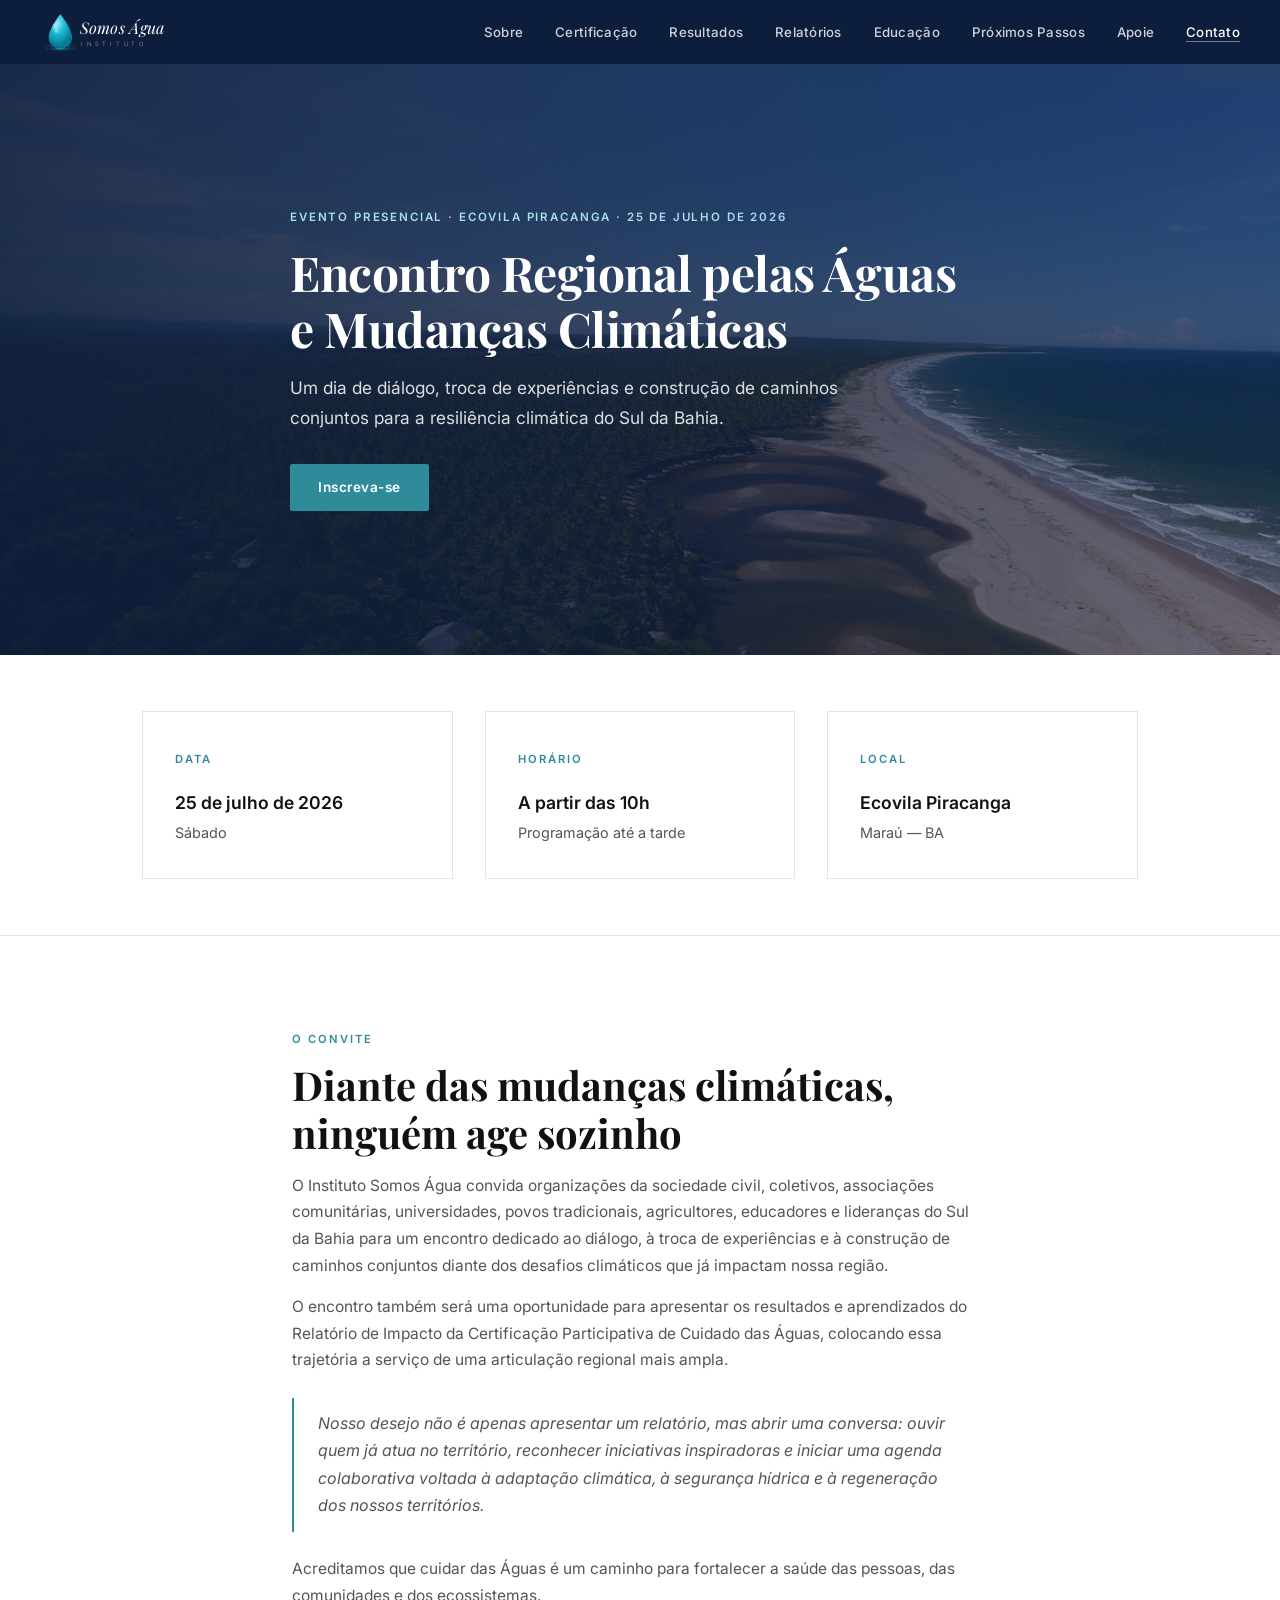
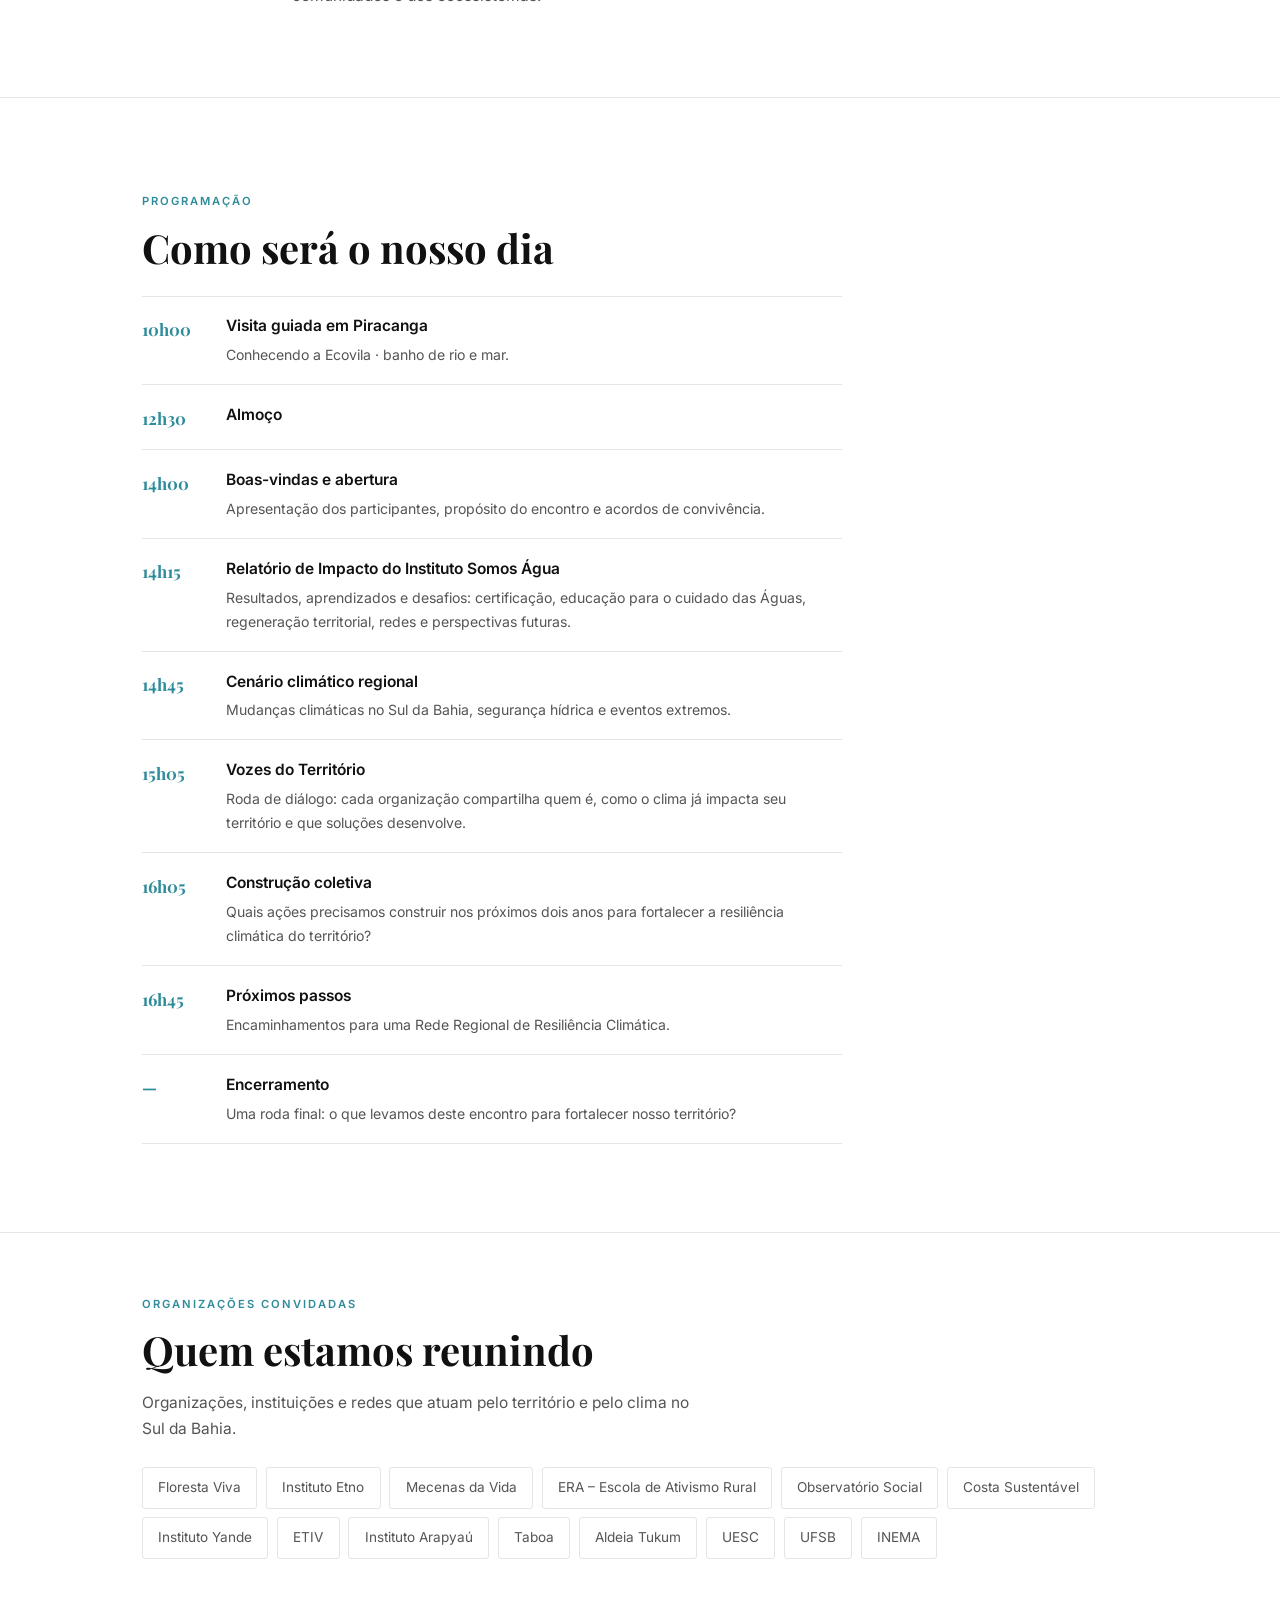
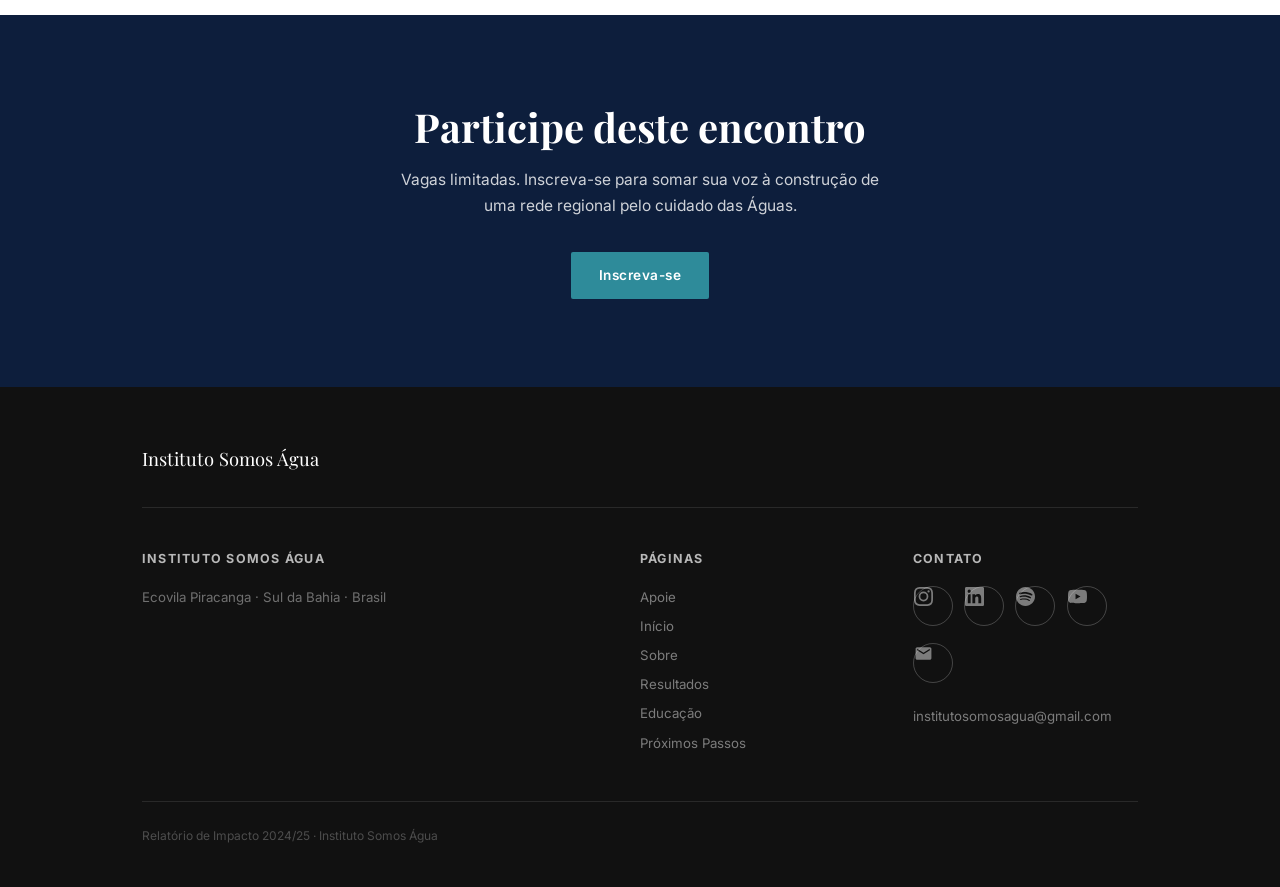
<file: relatorio-impacto.html>
<!DOCTYPE html>
<html lang="pt-BR">
<head>
  <meta charset="UTF-8"/>
  <meta http-equiv="refresh" content="0; url=encontro-regional.html"/>
  <link rel="canonical" href="https://institutosomosagua.org.br/encontro-regional.html"/>
  <title>Redirecionando… — Instituto Somos Água</title>
</head>
<body>
  <p>Esta página foi movida. Se não for redirecionado, <a href="encontro-regional.html">clique aqui</a>.</p>
  <script>location.replace('encontro-regional.html');</script>
</body>
</html>
</file>
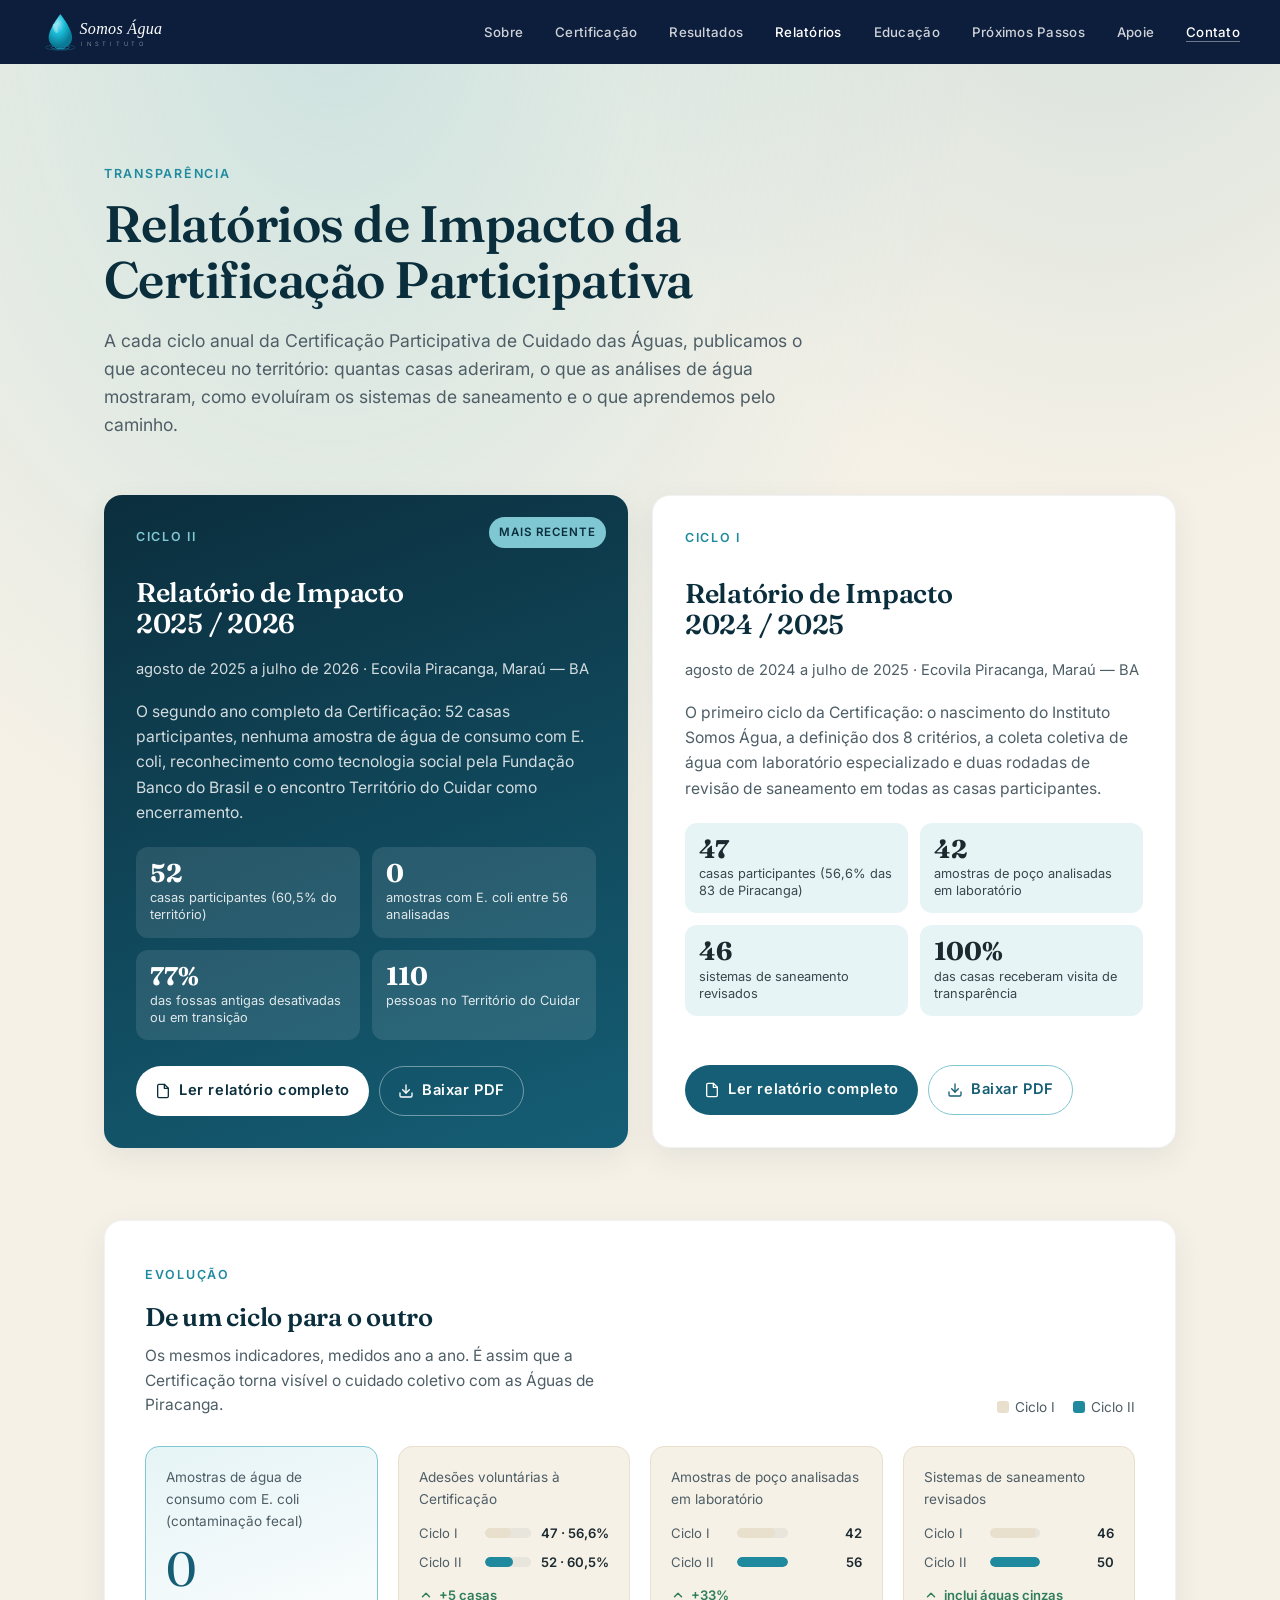
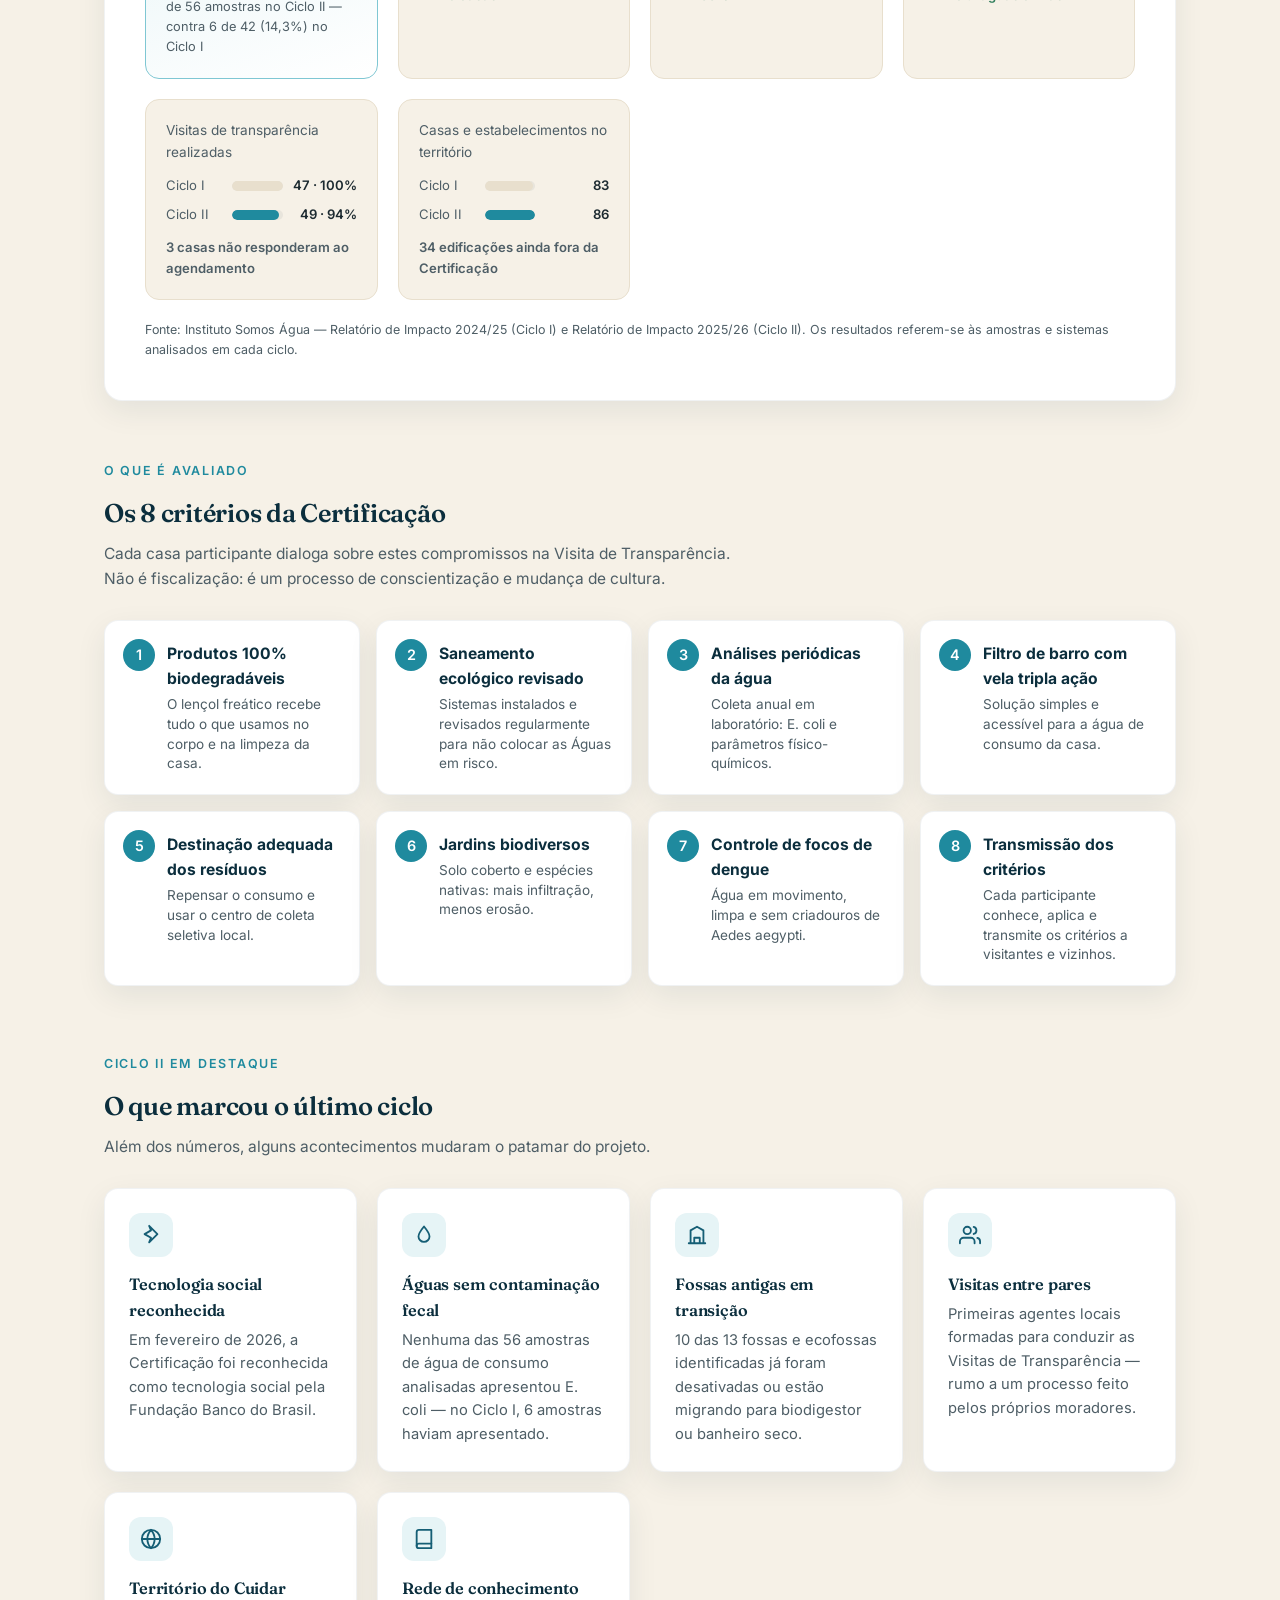
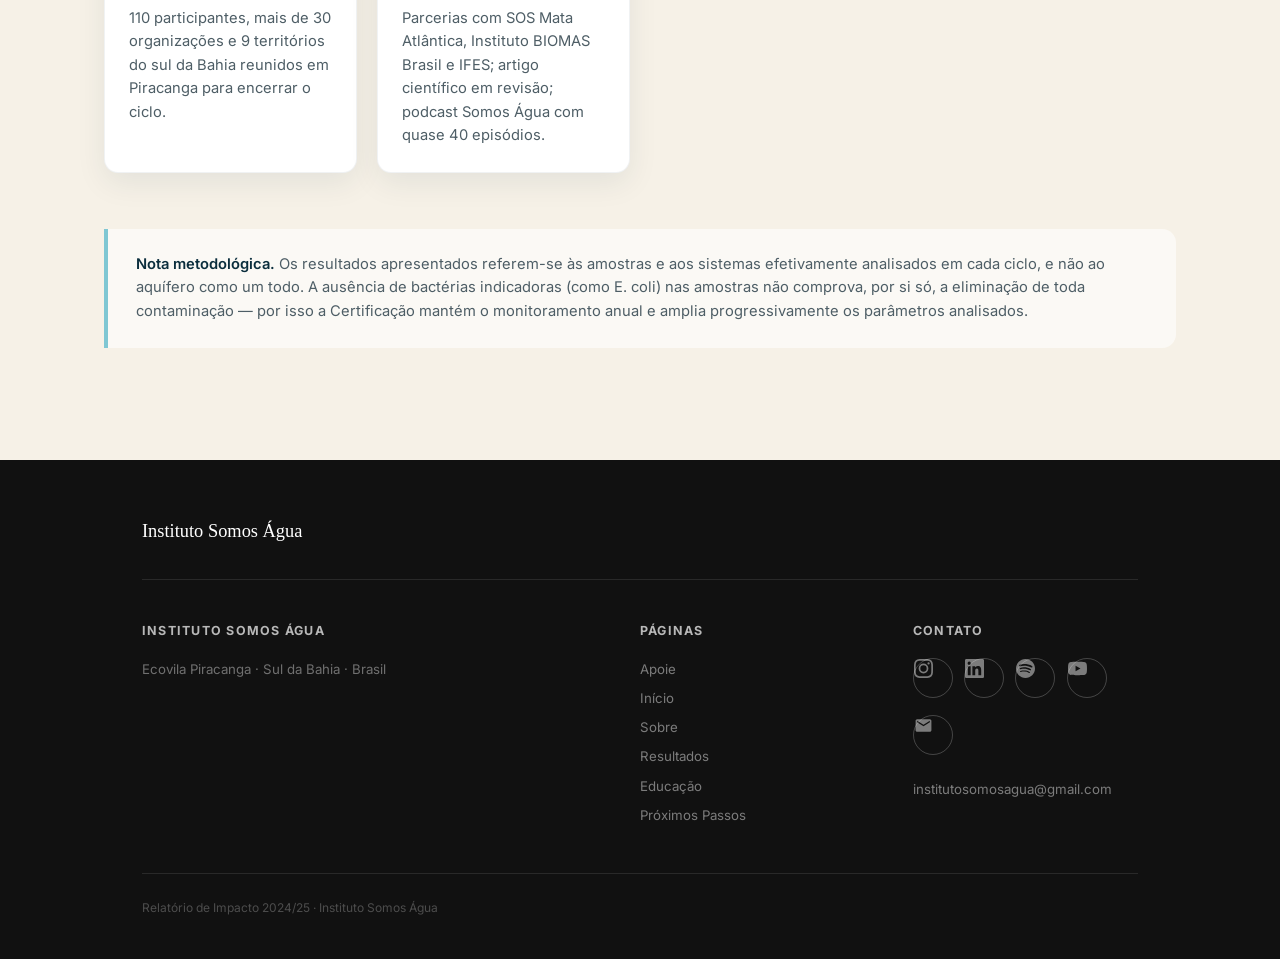
<file: relatorios.html>
<!DOCTYPE html>
<html lang="pt-BR">
<head>
  <meta charset="UTF-8"/><meta name="viewport" content="width=device-width, initial-scale=1.0"/>
  <title>Relatórios de Impacto — Instituto Somos Água</title>
  <link rel="canonical" href="https://institutosomosagua.org.br/relatorios.html"/>
  <meta name="description" content="Relatórios de Impacto da Certificação Participativa de Cuidado das Águas: adesão, qualidade da água, saneamento e aprendizados a cada ciclo, na Ecovila Piracanga."/>
  <link rel="stylesheet" href="style.css"/>
  <link rel="icon" href="favicon.svg" type="image/svg+xml"/>
  <link rel="icon" href="favicon-32.png" sizes="32x32" type="image/png"/>
  <link rel="apple-touch-icon" href="apple-touch-icon.png"/>
  <style>
    #main-nav { background:#0d1e3c !important; border-bottom:none !important; }
    #main-nav .nav-logo { color:white; }
    #main-nav .nav-links a { color:rgba(255,255,255,.8); }
    #main-nav .nav-links a:hover, #main-nav .nav-links a.active { color:white; }
    #main-nav .nav-cta { color:white !important; border-color:rgba(255,255,255,.4); }
    #main-nav .hamburger span { background:white; }
  </style>
  <link href="https://fonts.googleapis.com/css2?family=Fraunces:opsz,wght@9..144,400;9..144,600&family=Inter:wght@400;500;600&display=swap" rel="stylesheet">
  <style>
  #relatorios{
    --agua-900:#0b2e3d; --agua-700:#155e75; --agua-500:#1f8a9e; --agua-300:#7fc7d3; --agua-100:#e6f4f6;
    --areia:#f6f1e7; --areia-200:#e8dfcd; --terra:#8a6a3f; --ink:#1c2a30; --ink-soft:#4e5e66;
    --ok:#2e7d5b; --warn:#c98a1b; --radius:18px; --shadow:0 10px 30px rgba(11,46,61,.08);
    font-family:Inter,system-ui,sans-serif;color:var(--ink);background:var(--areia);line-height:1.6;
  }
  #relatorios *{box-sizing:border-box}
  #relatorios h2,#relatorios h3,#relatorios h4{font-family:Fraunces,Georgia,serif;font-weight:600;letter-spacing:-.01em;margin:0}
  #relatorios a{color:var(--agua-700)}
  #relatorios .container{max-width:1120px;margin:0 auto;padding:0 24px}
  #relatorios .eyebrow{display:inline-block;font-size:.78rem;font-weight:600;letter-spacing:.14em;text-transform:uppercase;color:var(--agua-500);margin-bottom:12px}

  /* ===== SEÇÃO: RELATÓRIOS DE IMPACTO ===== */
  #relatorios{padding:96px 0 112px;position:relative;overflow:hidden}
  #relatorios::before{
    content:"";position:absolute;inset:-20% -10% auto -10%;height:60%;
    background:radial-gradient(60% 60% at 30% 30%, rgba(127,199,211,.35), transparent 70%),
               radial-gradient(50% 50% at 80% 20%, rgba(31,138,158,.18), transparent 70%);
    pointer-events:none;z-index:0
  }
  #relatorios > .container{position:relative;z-index:1}

  #relatorios .rel-head{max-width:720px;margin-bottom:56px}
  #relatorios .rel-head h2{font-size:clamp(2.1rem,4vw,3.2rem);color:var(--agua-900);line-height:1.1;margin-bottom:18px}
  #relatorios .rel-head p{font-size:1.1rem;color:var(--ink-soft);margin:0}

  /* Cards dos ciclos */
  #relatorios .cycles{display:grid;grid-template-columns:repeat(auto-fit,minmax(300px,1fr));gap:24px;margin-bottom:72px}
  #relatorios .cycle{
    background:#fff;border-radius:var(--radius);padding:32px;box-shadow:var(--shadow);
    display:flex;flex-direction:column;gap:18px;position:relative;border:1px solid rgba(11,46,61,.06);
    transition:transform .25s ease, box-shadow .25s ease
  }
  #relatorios .cycle:hover{transform:translateY(-4px);box-shadow:0 18px 40px rgba(11,46,61,.12)}
  #relatorios .cycle.latest{background:linear-gradient(160deg,var(--agua-900),var(--agua-700));color:#fff;border:none}
  #relatorios .cycle.latest .eyebrow{color:var(--agua-300)}
  #relatorios .cycle.latest .cycle-meta,#relatorios .cycle.latest p{color:rgba(255,255,255,.82)}
  #relatorios .cycle-tag{position:absolute;top:22px;right:22px;font-size:.72rem;font-weight:600;letter-spacing:.08em;text-transform:uppercase;
    background:var(--agua-300);color:var(--agua-900);padding:6px 10px;border-radius:999px}
  #relatorios .cycle h3{font-size:1.7rem;line-height:1.15;color:var(--agua-900)}
  #relatorios .cycle.latest h3{color:#fff}
  #relatorios .cycle.latest .hl b,#relatorios .cycle.latest .hl span{color:#fff}
  #relatorios .cycle-meta{font-size:.92rem;color:var(--ink-soft)}
  #relatorios .cycle p{margin:0;font-size:.98rem}
  #relatorios .cycle-highlights{display:grid;grid-template-columns:1fr 1fr;gap:12px;margin-top:4px}
  #relatorios .hl{padding:14px;border-radius:12px;background:var(--agua-100)}
  #relatorios .cycle.latest .hl{background:rgba(255,255,255,.1)}
  #relatorios .hl b{display:block;font-family:Fraunces,serif;font-size:1.6rem;line-height:1;margin-bottom:4px}
  #relatorios .hl span{font-size:.8rem;opacity:.85;line-height:1.3;display:block}
  #relatorios .cycle-actions{display:flex;gap:10px;flex-wrap:wrap;margin-top:auto;padding-top:8px}
  #relatorios .btn{display:inline-flex;align-items:center;gap:8px;padding:12px 18px;border-radius:999px;font-weight:600;font-size:.92rem;text-decoration:none;border:1.5px solid transparent;transition:all .2s}
  #relatorios .btn-primary{background:var(--agua-700);color:#fff}
  #relatorios .btn-primary:hover{background:var(--agua-900)}
  #relatorios .cycle.latest .btn-primary{background:#fff;color:var(--agua-900)}
  #relatorios .cycle.latest .btn-primary:hover{background:var(--agua-100)}
  #relatorios .btn-ghost{border-color:var(--agua-300);color:var(--agua-700);background:transparent}
  #relatorios .btn-ghost:hover{background:var(--agua-100)}
  #relatorios .cycle.latest .btn-ghost{border-color:rgba(255,255,255,.4);color:#fff}
  #relatorios .cycle.latest .btn-ghost:hover{background:rgba(255,255,255,.1)}
  #relatorios .btn svg{width:16px;height:16px}

  /* Evolução em números */
  #relatorios .evolucao{background:#fff;border-radius:var(--radius);box-shadow:var(--shadow);padding:40px;border:1px solid rgba(11,46,61,.06);margin-bottom:56px}
  #relatorios .evolucao-head{display:flex;justify-content:space-between;align-items:flex-end;gap:24px;flex-wrap:wrap;margin-bottom:28px}
  #relatorios .evolucao-head h3{font-size:1.6rem;color:var(--agua-900)}
  #relatorios .evolucao-head p{margin:6px 0 0;color:var(--ink-soft);max-width:520px}
  #relatorios .legend{display:flex;gap:18px;font-size:.85rem;color:var(--ink-soft)}
  #relatorios .legend i{display:inline-block;width:12px;height:12px;border-radius:3px;margin-right:6px;vertical-align:-1px}
  #relatorios .legend .c1 i{background:var(--areia-200)} .legend .c2 i{background:var(--agua-500)}

  #relatorios .metrics{display:grid;grid-template-columns:repeat(auto-fit,minmax(200px,1fr));gap:20px}
  #relatorios .metric{padding:20px;border-radius:14px;background:var(--areia);border:1px solid var(--areia-200)}
  #relatorios .metric-label{font-size:.85rem;color:var(--ink-soft);margin-bottom:12px;min-height:2.6em}
  #relatorios .bars{display:flex;flex-direction:column;gap:8px}
  #relatorios .bar{display:grid;grid-template-columns:auto 1fr auto;align-items:center;gap:10px;font-size:.82rem}
  #relatorios .bar .lbl{color:var(--ink-soft);width:56px}
  #relatorios .bar .track{height:10px;border-radius:999px;background:rgba(11,46,61,.06);overflow:hidden}
  #relatorios .bar .fill{height:100%;border-radius:999px;background:var(--areia-200);width:0;transition:width 1s cubic-bezier(.2,.8,.2,1)}
  #relatorios .bar.c2 .fill{background:var(--agua-500)}
  #relatorios .bar .val{font-weight:600;min-width:64px;text-align:right}
  #relatorios .metric .delta{margin-top:12px;font-size:.82rem;font-weight:600;color:var(--ok);display:flex;align-items:center;gap:6px}
  #relatorios .metric .delta.neutral{color:var(--ink-soft)}
  #relatorios .metric .delta svg{width:14px;height:14px}
  #relatorios .metric.hero{background:linear-gradient(160deg,var(--agua-100),#fff);border-color:var(--agua-300)}
  #relatorios .metric.hero .big{font-family:Fraunces,serif;font-size:3rem;color:var(--agua-700);line-height:1;margin:6px 0 4px}
  #relatorios .metric.hero small{display:block;font-size:.8rem;color:var(--ink-soft)}
  #relatorios .fonte{font-size:.78rem;color:var(--ink-soft);margin-top:20px}

  /* Os 8 critérios */
  #relatorios .criterios{margin-bottom:64px}
  #relatorios .criterios h3{font-size:1.6rem;color:var(--agua-900);margin-bottom:8px}
  #relatorios .criterios > p{color:var(--ink-soft);margin:0 0 28px;max-width:640px}
  #relatorios .crit-grid{list-style:none;padding:0;margin:0;display:grid;grid-template-columns:repeat(auto-fit,minmax(240px,1fr));gap:16px}
  #relatorios .crit-grid li{background:#fff;border:1px solid rgba(11,46,61,.06);border-radius:14px;padding:20px 20px 20px 62px;position:relative;box-shadow:var(--shadow)}
  #relatorios .crit-grid .n{position:absolute;left:18px;top:18px;width:32px;height:32px;border-radius:50%;background:var(--agua-500);color:#fff;font-weight:600;font-size:.9rem;display:grid;place-items:center}
  #relatorios .crit-grid b{display:block;font-size:.98rem;color:var(--agua-900);margin-bottom:4px}
  #relatorios .crit-grid small{display:block;font-size:.85rem;color:var(--ink-soft);line-height:1.45}

  /* Destaques do ciclo mais recente */
  #relatorios .destaques h3{font-size:1.6rem;color:var(--agua-900);margin-bottom:8px}
  #relatorios .destaques > p{color:var(--ink-soft);margin:0 0 28px;max-width:640px}
  #relatorios .dest-grid{display:grid;grid-template-columns:repeat(auto-fit,minmax(250px,1fr));gap:20px}
  #relatorios .dest{background:#fff;border-radius:14px;padding:24px;border:1px solid rgba(11,46,61,.06);box-shadow:var(--shadow)}
  #relatorios .dest .ico{width:44px;height:44px;border-radius:12px;background:var(--agua-100);display:grid;place-items:center;margin-bottom:14px;color:var(--agua-700)}
  #relatorios .dest .ico svg{width:22px;height:22px}
  #relatorios .dest h4{margin:0 0 6px;font-size:1.02rem;color:var(--agua-900)}
  #relatorios .dest p{margin:0;font-size:.92rem;color:var(--ink-soft)}

  /* Nota metodológica */
  #relatorios .nota{margin-top:56px;padding:24px 28px;border-left:4px solid var(--agua-300);background:rgba(255,255,255,.6);border-radius:0 14px 14px 0;font-size:.92rem;color:var(--ink-soft)}
  #relatorios .nota strong{color:var(--agua-900)}

  @media (max-width:640px){
    #relatorios{padding:64px 0 80px}
    #relatorios .cycle{padding:26px}
    #relatorios .evolucao{padding:26px}
    #relatorios .cycle-highlights{grid-template-columns:1fr 1fr}
  }
</style>
  <meta property="og:type" content="website"/>
  <meta property="og:url" content="https://institutosomosagua.org.br/relatorios.html"/>
  <meta property="og:site_name" content="Instituto Somos Água"/>
  <meta property="og:title" content="Relatórios de Impacto — Instituto Somos Água"/>
  <meta property="og:description" content="Relatórios de Impacto da Certificação Participativa de Cuidado das Águas, ciclo a ciclo, na Ecovila Piracanga."/>
  <meta property="og:image" content="https://institutosomosagua.org.br/imgs/og-image.png"/>
  <meta property="og:image:width" content="1200"/>
  <meta property="og:image:height" content="630"/>
  <meta property="og:locale" content="pt_BR"/>
  <meta name="twitter:card" content="summary_large_image"/>
  <meta name="twitter:image" content="https://institutosomosagua.org.br/imgs/og-image.png"/>
  <script async src="https://www.googletagmanager.com/gtag/js?id=G-5VGXWJZ3L4"></script>
  <script>window.dataLayer=window.dataLayer||[];function gtag(){dataLayer.push(arguments);}gtag('js',new Date());gtag('config','G-5VGXWJZ3L4');</script>
</head>
<body>
<nav id="main-nav">
  <a href="index.html" class="nav-logo" style="padding:0;line-height:0;"><svg xmlns="http://www.w3.org/2000/svg" viewBox="0 0 280 68" height="42" style="display:block;"><defs><radialGradient id="dg" cx="38%" cy="28%" r="65%"><stop offset="0%" stop-color="#9AE8F8"/><stop offset="45%" stop-color="#1BBDD8"/><stop offset="100%" stop-color="#0A7A96"/></radialGradient></defs><ellipse cx="33" cy="59" rx="24" ry="4.5" stroke="#1BBAD6" stroke-width="1.0" fill="none" opacity="0.38"/><ellipse cx="33" cy="59" rx="15" ry="3" stroke="#1BBAD6" stroke-width="1.2" fill="none" opacity="0.58"/><ellipse cx="33" cy="59" rx="8" ry="1.8" stroke="#1BBAD6" stroke-width="1.5" fill="none" opacity="0.82"/><path d="M33 5 C33 5 14 29 14 43 C14 53.8 22.6 60 33 60 C43.4 60 52 53.8 52 43 C52 29 33 5 33 5Z" fill="url(#dg)"/><ellipse cx="25" cy="28" rx="3.5" ry="8" fill="white" opacity="0.3" transform="rotate(-20 25 28)"/><text x="64" y="38" font-family="'Playfair Display', Georgia, serif" font-size="26" font-weight="400" font-style="italic" fill="white" letter-spacing="0.5">Somos Água</text><text x="67" y="56" font-family="Inter, sans-serif" font-size="9.5" font-weight="300" fill="rgba(255,255,255,0.58)" letter-spacing="6">INSTITUTO</text></svg></a>
  <button class="hamburger" id="hamburger"><span></span><span></span><span></span></button>
  <ul class="nav-links" id="nav-links">
    <li><a href="sobre.html">Sobre</a></li>
    <li><a href="certificacao.html">Certificação</a></li>
    <li><a href="resultados.html">Resultados</a></li>
    <li><a href="relatorios.html" class="active">Relatórios</a></li>
    <li><a href="educacao.html">Educação</a></li>
    <li><a href="proximos.html">Próximos Passos</a></li>
    <li><a href="apoie.html">Apoie</a></li>
    <li><a href="index.html#contato" class="nav-cta">Contato</a></li>
  </ul>
</nav>

<section id="relatorios" aria-labelledby="relatorios-title">
  <div class="container">

    <header class="rel-head">
      <span class="eyebrow">Transparência</span>
      <h2 id="relatorios-title">Relatórios de Impacto da Certificação Participativa</h2>
      <p>A cada ciclo anual da Certificação Participativa de Cuidado das Águas, publicamos o que aconteceu no território: quantas casas aderiram, o que as análises de água mostraram, como evoluíram os sistemas de saneamento e o que aprendemos pelo caminho.</p>
    </header>

    <!-- Cards dos ciclos -->
    <div class="cycles">

      <!-- CICLO II (mais recente) -->
      <article class="cycle latest">
        <span class="cycle-tag">Mais recente</span>
        <span class="eyebrow">Ciclo II</span>
        <h3>Relatório de Impacto<br>2025 / 2026</h3>
        <div class="cycle-meta">agosto de 2025 a julho de 2026 · Ecovila Piracanga, Maraú — BA</div>
        <p>O segundo ano completo da Certificação: 52 casas participantes, nenhuma amostra de água de consumo com E. coli, reconhecimento como tecnologia social pela Fundação Banco do Brasil e o encontro Território do Cuidar como encerramento.</p>
        <div class="cycle-highlights">
          <div class="hl"><b>52</b><span>casas participantes (60,5% do território)</span></div>
          <div class="hl"><b>0</b><span>amostras com E. coli entre 56 analisadas</span></div>
          <div class="hl"><b>77%</b><span>das fossas antigas desativadas ou em transição</span></div>
          <div class="hl"><b>110</b><span>pessoas no Território do Cuidar</span></div>
        </div>
        <div class="cycle-actions">
          <a class="btn btn-primary" href="relatorio-ciclo-2.html" data-relatorio="ciclo-2">
            <svg viewBox="0 0 24 24" fill="none" stroke="currentColor" stroke-width="2" stroke-linecap="round" stroke-linejoin="round"><path d="M14 2H6a2 2 0 0 0-2 2v16a2 2 0 0 0 2 2h12a2 2 0 0 0 2-2V8z"/><polyline points="14 2 14 8 20 8"/></svg>
            Ler relatório completo
          </a>
          <a class="btn btn-ghost" href="relatorio-impacto-ciclo-2-2025-26.pdf" download data-relatorio="ciclo-2-pdf">
            <svg viewBox="0 0 24 24" fill="none" stroke="currentColor" stroke-width="2" stroke-linecap="round" stroke-linejoin="round"><path d="M21 15v4a2 2 0 0 1-2 2H5a2 2 0 0 1-2-2v-4"/><polyline points="7 10 12 15 17 10"/><line x1="12" y1="15" x2="12" y2="3"/></svg>
            Baixar PDF
          </a>
        </div>
      </article>

      <!-- CICLO I -->
      <article class="cycle">
        <span class="eyebrow">Ciclo I</span>
        <h3>Relatório de Impacto<br>2024 / 2025</h3>
        <div class="cycle-meta">agosto de 2024 a julho de 2025 · Ecovila Piracanga, Maraú — BA</div>
        <p>O primeiro ciclo da Certificação: o nascimento do Instituto Somos Água, a definição dos 8 critérios, a coleta coletiva de água com laboratório especializado e duas rodadas de revisão de saneamento em todas as casas participantes.</p>
        <div class="cycle-highlights">
          <div class="hl"><b>47</b><span>casas participantes (56,6% das 83 de Piracanga)</span></div>
          <div class="hl"><b>42</b><span>amostras de poço analisadas em laboratório</span></div>
          <div class="hl"><b>46</b><span>sistemas de saneamento revisados</span></div>
          <div class="hl"><b>100%</b><span>das casas receberam visita de transparência</span></div>
        </div>
        <div class="cycle-actions">
          <a class="btn btn-primary" href="relatorio-impacto-ciclo-1-2024-25.pdf" target="_blank" rel="noopener" data-relatorio="ciclo-1">
            <svg viewBox="0 0 24 24" fill="none" stroke="currentColor" stroke-width="2" stroke-linecap="round" stroke-linejoin="round"><path d="M14 2H6a2 2 0 0 0-2 2v16a2 2 0 0 0 2 2h12a2 2 0 0 0 2-2V8z"/><polyline points="14 2 14 8 20 8"/></svg>
            Ler relatório completo
          </a>
          <a class="btn btn-ghost" href="relatorio-impacto-ciclo-1-2024-25.pdf" download data-relatorio="ciclo-1-pdf">
            <svg viewBox="0 0 24 24" fill="none" stroke="currentColor" stroke-width="2" stroke-linecap="round" stroke-linejoin="round"><path d="M21 15v4a2 2 0 0 1-2 2H5a2 2 0 0 1-2-2v-4"/><polyline points="7 10 12 15 17 10"/><line x1="12" y1="15" x2="12" y2="3"/></svg>
            Baixar PDF
          </a>
        </div>
      </article>

    </div>

    <!-- Evolução entre ciclos -->
    <div class="evolucao">
      <div class="evolucao-head">
        <div>
          <span class="eyebrow">Evolução</span>
          <h3>De um ciclo para o outro</h3>
          <p>Os mesmos indicadores, medidos ano a ano. É assim que a Certificação torna visível o cuidado coletivo com as Águas de Piracanga.</p>
        </div>
        <div class="legend"><span class="c1"><i></i>Ciclo I</span><span class="c2"><i></i>Ciclo II</span></div>
      </div>

      <div class="metrics">

        <div class="metric hero">
          <div class="metric-label">Amostras de água de consumo com E. coli (contaminação fecal)</div>
          <div class="big">0</div>
          <small>de 56 amostras no Ciclo II — contra 6 de 42 (14,3%) no Ciclo I</small>
        </div>

        <div class="metric">
          <div class="metric-label">Adesões voluntárias à Certificação</div>
          <div class="bars">
            <div class="bar c1"><span class="lbl">Ciclo I</span><div class="track"><div class="fill" data-w="56.6"></div></div><span class="val">47 · 56,6%</span></div>
            <div class="bar c2"><span class="lbl">Ciclo II</span><div class="track"><div class="fill" data-w="60.5"></div></div><span class="val">52 · 60,5%</span></div>
          </div>
          <div class="delta"><svg viewBox="0 0 24 24" fill="none" stroke="currentColor" stroke-width="2.5" stroke-linecap="round" stroke-linejoin="round"><polyline points="18 15 12 9 6 15"/></svg>+5 casas</div>
        </div>

        <div class="metric">
          <div class="metric-label">Amostras de poço analisadas em laboratório</div>
          <div class="bars">
            <div class="bar c1"><span class="lbl">Ciclo I</span><div class="track"><div class="fill" data-w="75"></div></div><span class="val">42</span></div>
            <div class="bar c2"><span class="lbl">Ciclo II</span><div class="track"><div class="fill" data-w="100"></div></div><span class="val">56</span></div>
          </div>
          <div class="delta"><svg viewBox="0 0 24 24" fill="none" stroke="currentColor" stroke-width="2.5" stroke-linecap="round" stroke-linejoin="round"><polyline points="18 15 12 9 6 15"/></svg>+33%</div>
        </div>

        <div class="metric">
          <div class="metric-label">Sistemas de saneamento revisados</div>
          <div class="bars">
            <div class="bar c1"><span class="lbl">Ciclo I</span><div class="track"><div class="fill" data-w="92"></div></div><span class="val">46</span></div>
            <div class="bar c2"><span class="lbl">Ciclo II</span><div class="track"><div class="fill" data-w="100"></div></div><span class="val">50</span></div>
          </div>
          <div class="delta"><svg viewBox="0 0 24 24" fill="none" stroke="currentColor" stroke-width="2.5" stroke-linecap="round" stroke-linejoin="round"><polyline points="18 15 12 9 6 15"/></svg>inclui águas cinzas</div>
        </div>

        <div class="metric">
          <div class="metric-label">Visitas de transparência realizadas</div>
          <div class="bars">
            <div class="bar c1"><span class="lbl">Ciclo I</span><div class="track"><div class="fill" data-w="100"></div></div><span class="val">47 · 100%</span></div>
            <div class="bar c2"><span class="lbl">Ciclo II</span><div class="track"><div class="fill" data-w="94"></div></div><span class="val">49 · 94%</span></div>
          </div>
          <div class="delta neutral">3 casas não responderam ao agendamento</div>
        </div>

        <div class="metric">
          <div class="metric-label">Casas e estabelecimentos no território</div>
          <div class="bars">
            <div class="bar c1"><span class="lbl">Ciclo I</span><div class="track"><div class="fill" data-w="96.5"></div></div><span class="val">83</span></div>
            <div class="bar c2"><span class="lbl">Ciclo II</span><div class="track"><div class="fill" data-w="100"></div></div><span class="val">86</span></div>
          </div>
          <div class="delta neutral">34 edificações ainda fora da Certificação</div>
        </div>

      </div>
      <p class="fonte">Fonte: Instituto Somos Água — Relatório de Impacto 2024/25 (Ciclo I) e Relatório de Impacto 2025/26 (Ciclo II). Os resultados referem-se às amostras e sistemas analisados em cada ciclo.</p>
    </div>

    <!-- Os 8 critérios -->
    <div class="criterios">
      <span class="eyebrow">O que é avaliado</span>
      <h3>Os 8 critérios da Certificação</h3>
      <p>Cada casa participante dialoga sobre estes compromissos na Visita de Transparência. Não é fiscalização: é um processo de conscientização e mudança de cultura.</p>
      <ol class="crit-grid">
        <li><span class="n">1</span><b>Produtos 100% biodegradáveis</b><small>O lençol freático recebe tudo o que usamos no corpo e na limpeza da casa.</small></li>
        <li><span class="n">2</span><b>Saneamento ecológico revisado</b><small>Sistemas instalados e revisados regularmente para não colocar as Águas em risco.</small></li>
        <li><span class="n">3</span><b>Análises periódicas da água</b><small>Coleta anual em laboratório: E. coli e parâmetros físico-químicos.</small></li>
        <li><span class="n">4</span><b>Filtro de barro com vela tripla ação</b><small>Solução simples e acessível para a água de consumo da casa.</small></li>
        <li><span class="n">5</span><b>Destinação adequada dos resíduos</b><small>Repensar o consumo e usar o centro de coleta seletiva local.</small></li>
        <li><span class="n">6</span><b>Jardins biodiversos</b><small>Solo coberto e espécies nativas: mais infiltração, menos erosão.</small></li>
        <li><span class="n">7</span><b>Controle de focos de dengue</b><small>Água em movimento, limpa e sem criadouros de Aedes aegypti.</small></li>
        <li><span class="n">8</span><b>Transmissão dos critérios</b><small>Cada participante conhece, aplica e transmite os critérios a visitantes e vizinhos.</small></li>
      </ol>
    </div>

    <!-- Destaques do Ciclo II -->
    <div class="destaques">
      <span class="eyebrow">Ciclo II em destaque</span>
      <h3>O que marcou o último ciclo</h3>
      <p>Além dos números, alguns acontecimentos mudaram o patamar do projeto.</p>
      <div class="dest-grid">

        <div class="dest">
          <div class="ico"><svg viewBox="0 0 24 24" fill="none" stroke="currentColor" stroke-width="2" stroke-linecap="round" stroke-linejoin="round"><path d="M12 15l-2 5 9-9-9-9 2 5-7 4z"/></svg></div>
          <h4>Tecnologia social reconhecida</h4>
          <p>Em fevereiro de 2026, a Certificação foi reconhecida como tecnologia social pela Fundação Banco do Brasil.</p>
        </div>

        <div class="dest">
          <div class="ico"><svg viewBox="0 0 24 24" fill="none" stroke="currentColor" stroke-width="2" stroke-linecap="round" stroke-linejoin="round"><path d="M12 2.7c3.3 4 6 7.6 6 10.8a6 6 0 0 1-12 0c0-3.2 2.7-6.8 6-10.8z"/></svg></div>
          <h4>Águas sem contaminação fecal</h4>
          <p>Nenhuma das 56 amostras de água de consumo analisadas apresentou E. coli — no Ciclo I, 6 amostras haviam apresentado.</p>
        </div>

        <div class="dest">
          <div class="ico"><svg viewBox="0 0 24 24" fill="none" stroke="currentColor" stroke-width="2" stroke-linecap="round" stroke-linejoin="round"><path d="M3 21h18M5 21V7l7-4 7 4v14M9 21v-6h6v6"/></svg></div>
          <h4>Fossas antigas em transição</h4>
          <p>10 das 13 fossas e ecofossas identificadas já foram desativadas ou estão migrando para biodigestor ou banheiro seco.</p>
        </div>

        <div class="dest">
          <div class="ico"><svg viewBox="0 0 24 24" fill="none" stroke="currentColor" stroke-width="2" stroke-linecap="round" stroke-linejoin="round"><path d="M17 21v-2a4 4 0 0 0-4-4H5a4 4 0 0 0-4 4v2"/><circle cx="9" cy="7" r="4"/><path d="M23 21v-2a4 4 0 0 0-3-3.87M16 3.13a4 4 0 0 1 0 7.75"/></svg></div>
          <h4>Visitas entre pares</h4>
          <p>Primeiras agentes locais formadas para conduzir as Visitas de Transparência — rumo a um processo feito pelos próprios moradores.</p>
        </div>

        <div class="dest">
          <div class="ico"><svg viewBox="0 0 24 24" fill="none" stroke="currentColor" stroke-width="2" stroke-linecap="round" stroke-linejoin="round"><circle cx="12" cy="12" r="10"/><path d="M2 12h20M12 2a15.3 15.3 0 0 1 4 10 15.3 15.3 0 0 1-4 10 15.3 15.3 0 0 1-4-10 15.3 15.3 0 0 1 4-10z"/></svg></div>
          <h4>Território do Cuidar</h4>
          <p>110 participantes, mais de 30 organizações e 9 territórios do sul da Bahia reunidos em Piracanga para encerrar o ciclo.</p>
        </div>

        <div class="dest">
          <div class="ico"><svg viewBox="0 0 24 24" fill="none" stroke="currentColor" stroke-width="2" stroke-linecap="round" stroke-linejoin="round"><path d="M4 19.5A2.5 2.5 0 0 1 6.5 17H20"/><path d="M6.5 2H20v20H6.5A2.5 2.5 0 0 1 4 19.5v-15A2.5 2.5 0 0 1 6.5 2z"/></svg></div>
          <h4>Rede de conhecimento</h4>
          <p>Parcerias com SOS Mata Atlântica, Instituto BIOMAS Brasil e IFES; artigo científico em revisão; podcast Somos Água com quase 40 episódios.</p>
        </div>

      </div>
    </div>

    <div class="nota">
      <strong>Nota metodológica.</strong> Os resultados apresentados referem-se às amostras e aos sistemas efetivamente analisados em cada ciclo, e não ao aquífero como um todo. A ausência de bactérias indicadoras (como E. coli) nas amostras não comprova, por si só, a eliminação de toda contaminação — por isso a Certificação mantém o monitoramento anual e amplia progressivamente os parâmetros analisados.
    </div>

  </div>
</section>

<footer>
  <div class="footer-inner">
    <div class="footer-logo">Instituto Somos Água</div>
    <div class="footer-grid">
      <div class="footer-col"><h4>Instituto Somos Água</h4><p>Ecovila Piracanga · Sul da Bahia · Brasil</p></div>
      <div class="footer-col"><h4>Páginas</h4><a href="apoie.html">Apoie</a><a href="index.html">Início</a><a href="sobre.html">Sobre</a><a href="resultados.html">Resultados</a><a href="educacao.html">Educação</a><a href="proximos.html">Próximos Passos</a></div>
      <div class="footer-col">
        <h4>Contato</h4>
        <div class="social-row">
          <a href="https://www.instagram.com/institutosomosagua/" target="_blank" rel="noopener" class="social-btn ig" aria-label="Instagram"><svg viewBox="0 0 24 24" width="20" height="20" aria-hidden="true"><path d="M12 2.163c3.204 0 3.584.012 4.85.07 3.252.148 4.771 1.691 4.919 4.919.058 1.265.069 1.645.069 4.849 0 3.205-.012 3.584-.069 4.849-.149 3.225-1.664 4.771-4.919 4.919-1.266.058-1.644.07-4.85.07-3.204 0-3.584-.012-4.849-.07-3.26-.149-4.771-1.699-4.919-4.92-.058-1.265-.07-1.644-.07-4.849 0-3.204.013-3.583.07-4.849.149-3.227 1.664-4.771 4.919-4.919 1.266-.057 1.645-.069 4.849-.069zm0-2.163C8.741 0 8.332.014 7.052.072 2.695.272.273 2.69.073 7.052.014 8.333 0 8.741 0 12c0 3.259.014 3.668.072 4.948.2 4.358 2.618 6.78 6.98 6.98C8.333 23.986 8.741 24 12 24c3.259 0 3.668-.014 4.948-.072 4.354-.2 6.782-2.618 6.979-6.98.059-1.28.073-1.689.073-4.948 0-3.259-.014-3.667-.072-4.947-.196-4.354-2.617-6.78-6.979-6.98C15.668.014 15.259 0 12 0zm0 5.838a6.162 6.162 0 100 12.324 6.162 6.162 0 000-12.324zM12 16a4 4 0 110-8 4 4 0 010 8zm6.406-11.845a1.44 1.44 0 100 2.881 1.44 1.44 0 000-2.881z"/></svg></a>
          <a href="https://www.linkedin.com/company/instituto-somos-%C3%A1gua/" target="_blank" rel="noopener" class="social-btn li" aria-label="LinkedIn"><svg viewBox="0 0 24 24" width="20" height="20" aria-hidden="true"><path d="M20.447 20.452h-3.554v-5.569c0-1.328-.027-3.037-1.852-3.037-1.853 0-2.136 1.445-2.136 2.939v5.667H9.351V9h3.414v1.561h.046c.477-.9 1.637-1.85 3.37-1.85 3.601 0 4.267 2.37 4.267 5.455v6.286zM5.337 7.433a2.062 2.062 0 01-2.063-2.065 2.064 2.064 0 112.063 2.065zm1.782 13.019H3.555V9h3.564v11.452zM22.225 0H1.771C.792 0 0 .774 0 1.729v20.542C0 23.227.792 24 1.771 24h20.451C23.2 24 24 23.227 24 22.271V1.729C24 .774 23.2 0 22.222 0h.003z"/></svg></a>
          <a href="https://open.spotify.com/show/7oKQB1N1HVJyOMrPgFYadg" target="_blank" rel="noopener" class="social-btn sp" aria-label="Spotify"><svg viewBox="0 0 24 24" width="20" height="20" aria-hidden="true"><path d="M12 0C5.4 0 0 5.4 0 12s5.4 12 12 12 12-5.4 12-12S18.66 0 12 0zm5.521 17.34c-.24.359-.66.48-1.021.24-2.82-1.74-6.36-2.101-10.561-1.141-.418.122-.779-.179-.899-.539-.12-.421.18-.78.54-.9 4.56-1.021 8.52-.6 11.64 1.32.42.18.479.659.301 1.02zm1.44-3.3c-.301.42-.841.6-1.262.3-3.239-1.98-8.159-2.58-11.939-1.38-.479.12-1.02-.12-1.14-.6-.12-.48.12-1.021.6-1.141C9.6 9.9 15 10.561 18.72 12.84c.361.181.54.78.241 1.2zm.12-3.36C15.24 8.4 8.82 8.16 5.16 9.301c-.6.179-1.2-.181-1.38-.721-.18-.601.18-1.2.72-1.381 4.26-1.26 11.28-1.02 15.721 1.621.539.3.719 1.02.42 1.56-.299.421-1.02.599-1.56.3z"/></svg></a>
          <a href="https://www.youtube.com/@institutosomosagua" target="_blank" rel="noopener" class="social-btn yt" aria-label="YouTube"><svg viewBox="0 0 24 24" width="20" height="20" aria-hidden="true"><path d="M23.498 6.186a3.016 3.016 0 0 0-2.122-2.136C19.505 3.545 12 3.545 12 3.545s-7.505 0-9.377.505A3.017 3.017 0 0 0 .502 6.186C0 8.07 0 12 0 12s0 3.93.502 5.814a3.016 3.016 0 0 0 2.122 2.136c1.871.505 9.376.505 9.376.505s7.505 0 9.377-.505a3.015 3.015 0 0 0 2.122-2.136C24 15.93 24 12 24 12s0-3.93-.502-5.814zM9.545 15.568V8.432L15.818 12l-6.273 3.568z"/></svg></a>
          <a href="mailto:institutosomosagua@gmail.com" class="social-btn em" aria-label="E-mail"><svg viewBox="0 0 24 24" width="20" height="20" aria-hidden="true"><path d="M20 4H4c-1.1 0-1.99.9-1.99 2L2 18c0 1.1.9 2 2 2h16c1.1 0 2-.9 2-2V6c0-1.1-.9-2-2-2zm0 4l-8 5-8-5V6l8 5 8-5v2z"/></svg></a>
        </div>
        <a href="mailto:institutosomosagua@gmail.com" class="footer-email">institutosomosagua@gmail.com</a>
      </div>
    </div>
    <p class="footer-bottom">Relatório de Impacto 2024/25 · Instituto Somos Água</p>
  </div>
</footer>
<script>
  // Anima as barras quando a seção entra na tela
  (function(){
    var fills = document.querySelectorAll('#relatorios .fill');
    function run(){ fills.forEach(function(f){ f.style.width = f.getAttribute('data-w') + '%'; }); }
    if ('IntersectionObserver' in window) {
      var io = new IntersectionObserver(function(entries){
        entries.forEach(function(e){ if (e.isIntersecting) { run(); io.disconnect(); } });
      }, {threshold:.2});
      io.observe(document.querySelector('#relatorios .evolucao'));
    } else { run(); }
  })();
</script>
<script>document.getElementById('hamburger').addEventListener('click',()=>document.getElementById('nav-links').classList.toggle('open'));</script>
</body>
</html>
</file>
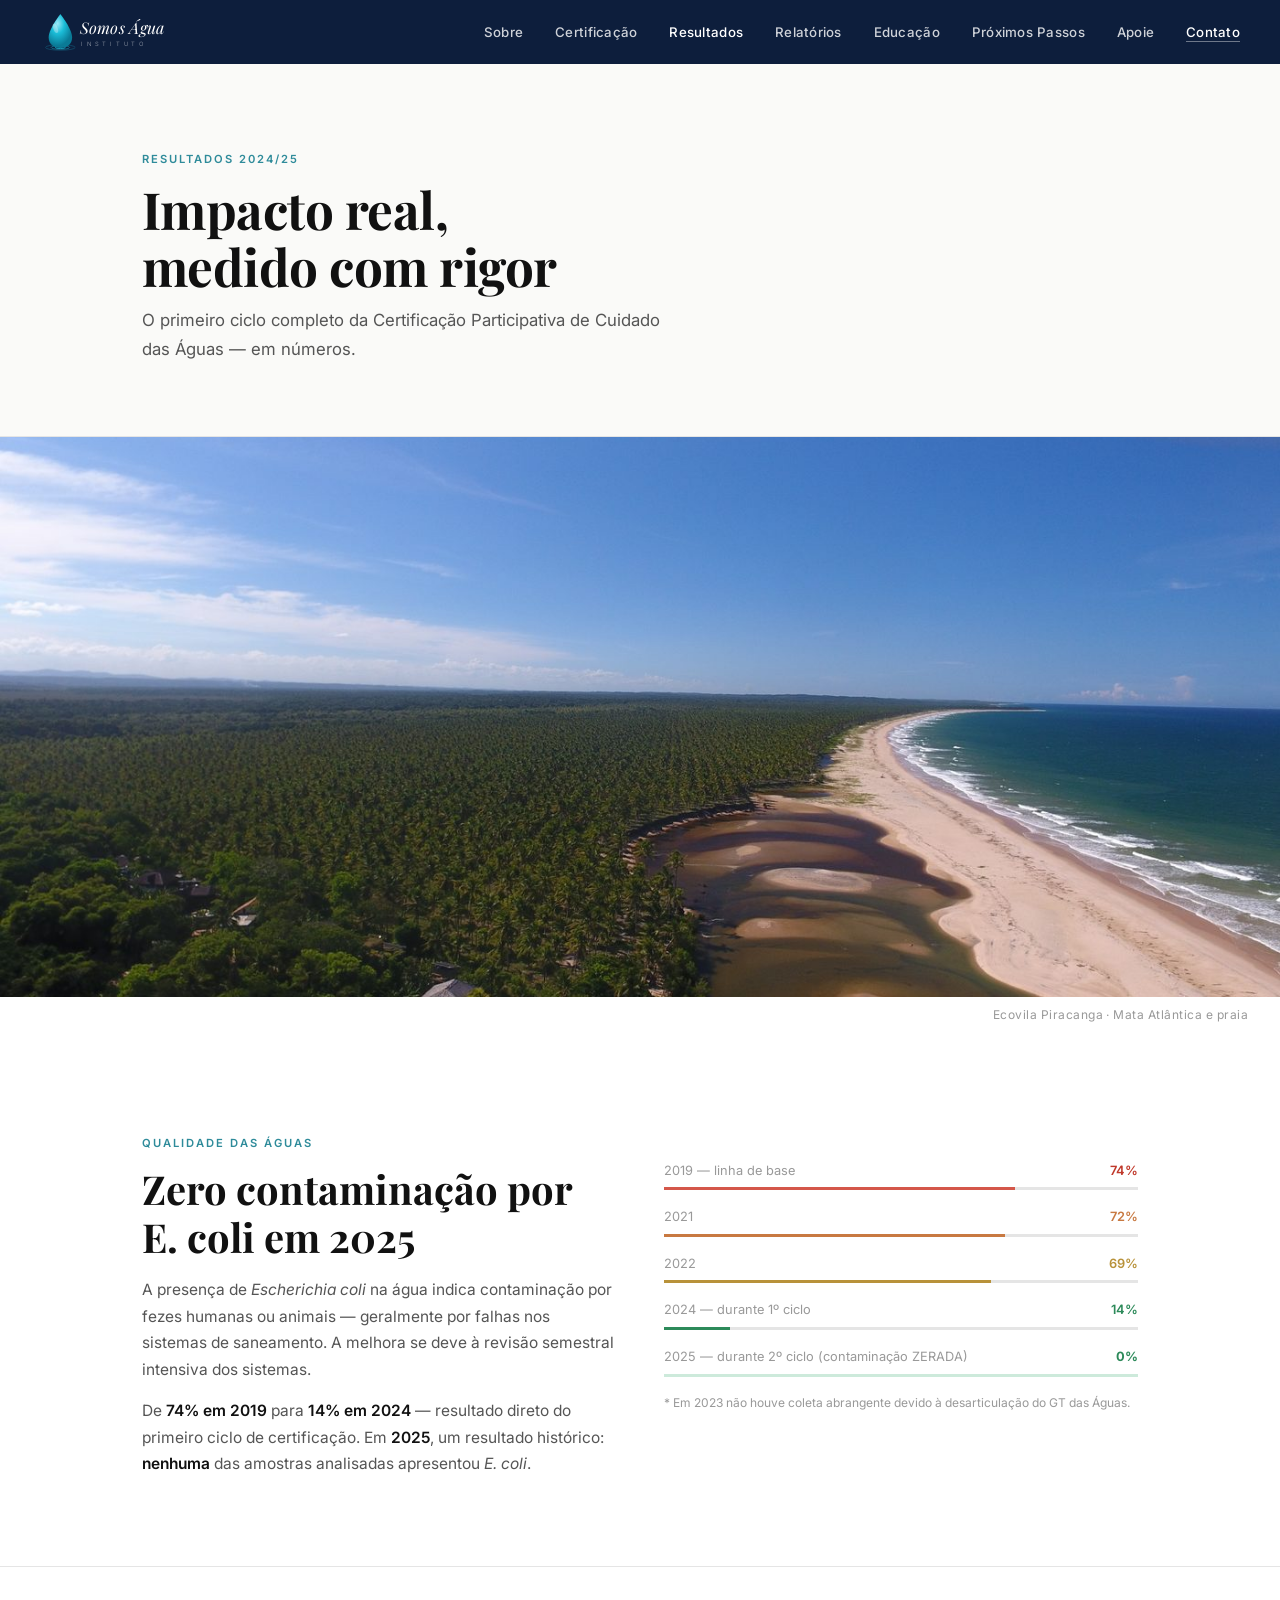
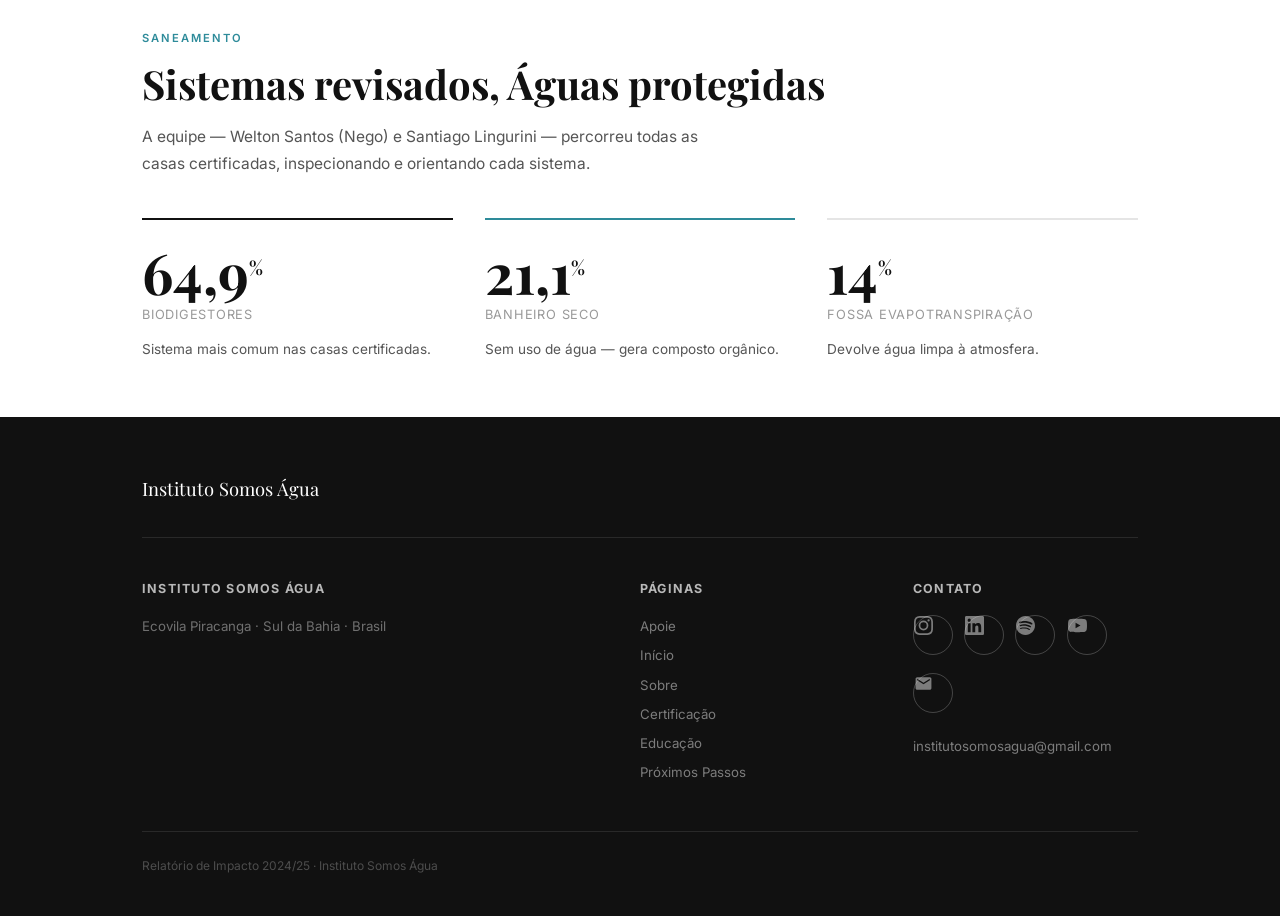
<file: resultados.html>
<!DOCTYPE html>
<html lang="pt-BR">
<head>
  <meta charset="UTF-8"/><meta name="viewport" content="width=device-width, initial-scale=1.0"/>
  <title>Resultados — Instituto Somos Água</title>
  <link rel="canonical" href="https://institutosomosagua.org.br/resultados.html"/>
  <meta name="description" content="Resultados do Instituto Somos Água: contaminação por E. coli zerada em 2025 (de 74% em 2019) e o impacto da Certificação Participativa de Cuidado das Águas em Piracanga."/>
  <link href="https://fonts.googleapis.com/css2?family=Playfair+Display:wght@400;700&family=Inter:wght@300;400;500;600&display=swap" rel="stylesheet"/>
  <link rel="stylesheet" href="style.css"/>
  <link rel="icon" href="favicon.svg" type="image/svg+xml"/>
  <link rel="icon" href="favicon-32.png" sizes="32x32" type="image/png"/>
  <link rel="apple-touch-icon" href="apple-touch-icon.png"/>
  <style>
    #main-nav {
      background: #0d1e3c !important;
      border-bottom: none !important;
    }
    #main-nav .nav-logo { color: white; }
    #main-nav .nav-links a { color: rgba(255,255,255,.8); }
    #main-nav .nav-links a:hover,
    #main-nav .nav-links a.active { color: white; border-bottom-color: rgba(255,255,255,.5); }
    #main-nav .nav-cta { color: white !important; border-color: rgba(255,255,255,.4); }
    #main-nav .hamburger span { background: white; }
  </style>
  <!-- Open Graph / WhatsApp -->
  <meta property="og:type"        content="website"/>
  <meta property="og:url" content="https://institutosomosagua.org.br/resultados.html"/>
  <meta property="og:site_name"   content="Instituto Somos Água"/>
  <meta property="og:title"       content="Resultados — Instituto Somos Água"/>
  <meta property="og:description" content="Resultados do Instituto Somos Água: contaminação por E. coli zerada em 2025 (de 74% em 2019) e o impacto da Certificação Participativa de Cuidado das Águas em Piracanga."/>
  <meta property="og:image"       content="https://institutosomosagua.org.br/imgs/og-image.png"/>
  <meta property="og:image:width" content="1200"/>
  <meta property="og:image:height"content="630"/>
  <meta property="og:locale"      content="pt_BR"/>
  <!-- Twitter / X -->
  <meta name="twitter:card"       content="summary_large_image"/>
  <meta name="twitter:image"      content="https://institutosomosagua.org.br/imgs/og-image.png"/>
  <!-- Google Analytics (GA4) -->
  <script async src="https://www.googletagmanager.com/gtag/js?id=G-5VGXWJZ3L4"></script>
  <script>
    window.dataLayer = window.dataLayer || [];
    function gtag(){dataLayer.push(arguments);}
    gtag('js', new Date());
    gtag('config', 'G-5VGXWJZ3L4');
  </script>
</head>
<body>
<nav id="main-nav">
  <a href="index.html" class="nav-logo" style="padding:0;line-height:0;"><svg xmlns="http://www.w3.org/2000/svg" viewBox="0 0 280 68" height="42" style="display:block;"><defs><radialGradient id="dg" cx="38%" cy="28%" r="65%"><stop offset="0%" stop-color="#9AE8F8"/><stop offset="45%" stop-color="#1BBDD8"/><stop offset="100%" stop-color="#0A7A96"/></radialGradient></defs><ellipse cx="33" cy="59" rx="24" ry="4.5" stroke="#1BBAD6" stroke-width="1.0" fill="none" opacity="0.38"/><ellipse cx="33" cy="59" rx="15" ry="3" stroke="#1BBAD6" stroke-width="1.2" fill="none" opacity="0.58"/><ellipse cx="33" cy="59" rx="8" ry="1.8" stroke="#1BBAD6" stroke-width="1.5" fill="none" opacity="0.82"/><path d="M33 5 C33 5 14 29 14 43 C14 53.8 22.6 60 33 60 C43.4 60 52 53.8 52 43 C52 29 33 5 33 5Z" fill="url(#dg)"/><ellipse cx="25" cy="28" rx="3.5" ry="8" fill="white" opacity="0.3" transform="rotate(-20 25 28)"/><text x="64" y="38" font-family="'Playfair Display', Georgia, serif" font-size="26" font-weight="400" font-style="italic" fill="white" letter-spacing="0.5">Somos Água</text><text x="67" y="56" font-family="Inter, sans-serif" font-size="9.5" font-weight="300" fill="rgba(255,255,255,0.58)" letter-spacing="6">INSTITUTO</text></svg></a>
  <button class="hamburger" id="hamburger"><span></span><span></span><span></span></button>
  <ul class="nav-links" id="nav-links">
    <li><a href="sobre.html">Sobre</a></li>
    <li><a href="certificacao.html">Certificação</a></li>
    <li><a href="resultados.html" class="active">Resultados</a></li>
    <li><a href="relatorios.html">Relatórios</a></li>
    <li><a href="educacao.html">Educação</a></li>
    <li><a href="proximos.html">Próximos Passos</a></li>
    <li><a href="apoie.html">Apoie</a></li>
    <li><a href="index.html#contato" class="nav-cta">Contato</a></li>
  </ul>
</nav>

<div class="page-hero">
  <div class="container">
    <span class="eyebrow">Resultados 2024/25</span>
    <h1>Impacto real,<br/>medido com rigor</h1>
    <p>O primeiro ciclo completo da Certificação Participativa de Cuidado das Águas — em números.</p>
  </div>
</div>

<!-- FOTO FULL -->
<img src="imgs/ecovila.jpg" alt="Vista aérea da Ecovila Piracanga" class="photo-full"/>
<p class="photo-caption">Ecovila Piracanga · Mata Atlântica e praia</p>

<!-- QUALIDADE DA ÁGUA -->
<section>
  <div class="container">
    <div class="grid-2">
      <div>
        <span class="eyebrow">Qualidade das Águas</span>
        <h2>Zero contaminação por E. coli em 2025</h2>
        <p>A presença de <em>Escherichia coli</em> na água indica contaminação por fezes humanas ou animais — geralmente por falhas nos sistemas de saneamento. A melhora se deve à revisão semestral intensiva dos sistemas.</p>
        <p>De <strong>74% em 2019</strong> para <strong>14% em 2024</strong> — resultado direto do primeiro ciclo de certificação. Em <strong>2025</strong>, um resultado histórico: <strong>nenhuma</strong> das amostras analisadas apresentou <em>E. coli</em>.</p>
      </div>
      <div>
        <div style="padding-top:2rem;">
          <div class="prog-row">
            <div class="prog-meta"><span>2019 — linha de base</span><span style="color:#c0392b;font-weight:600;">74%</span></div>
            <div class="prog-track"><div class="prog-fill" style="width:74%;background:#d4574a;"></div></div>
          </div>
          <div class="prog-row">
            <div class="prog-meta"><span>2021</span><span style="color:#c87941;font-weight:600;">72%</span></div>
            <div class="prog-track"><div class="prog-fill" style="width:72%;background:#c87941;"></div></div>
          </div>
          <div class="prog-row">
            <div class="prog-meta"><span>2022</span><span style="color:#b8923a;font-weight:600;">69%</span></div>
            <div class="prog-track"><div class="prog-fill" style="width:69%;background:#b8923a;"></div></div>
          </div>
          <div class="prog-row">
            <div class="prog-meta"><span>2024 — durante 1º ciclo</span><span style="color:#2D8A5A;font-weight:600;">14%</span></div>
            <div class="prog-track"><div class="prog-fill good" style="width:14%;"></div></div>
          </div>
          <div class="prog-row">
            <div class="prog-meta"><span>2025 — durante 2º ciclo (contaminação ZERADA)</span><span style="color:#2D8A5A;font-weight:700;">0%</span></div>
            <div class="prog-track" style="background:#cdeadb;"></div>
          </div>
          <p style="font-size:.75rem;color:var(--ink-muted);margin-top:.75rem;">* Em 2023 não houve coleta abrangente devido à desarticulação do GT das Águas.</p>
        </div>
      </div>
    </div>
  </div>
</section>

<div class="divider"></div>

<!-- SANEAMENTO -->
<section class="tight">
  <div class="container">
    <span class="eyebrow">Saneamento</span>
    <h2>Sistemas revisados, Águas protegidas</h2>
    <p style="max-width:560px;">A equipe — Welton Santos (Nego) e Santiago Lingurini — percorreu todas as casas certificadas, inspecionando e orientando cada sistema.</p>
    <div class="grid-3" style="margin-top:2.5rem;">
      <div style="border-top:2px solid var(--ink);padding-top:1.5rem;">
        <div class="stat-num">64,9<sup style="font-size:1.2rem;">%</sup></div>
        <div class="stat-label" style="margin-bottom:.75rem;">Biodigestores</div>
        <p style="font-size:.85rem;">Sistema mais comum nas casas certificadas.</p>
      </div>
      <div style="border-top:2px solid var(--water);padding-top:1.5rem;">
        <div class="stat-num">21,1<sup style="font-size:1.2rem;">%</sup></div>
        <div class="stat-label" style="margin-bottom:.75rem;">Banheiro Seco</div>
        <p style="font-size:.85rem;">Sem uso de água — gera composto orgânico.</p>
      </div>
      <div style="border-top:2px solid var(--border);padding-top:1.5rem;">
        <div class="stat-num">14<sup style="font-size:1.2rem;">%</sup></div>
        <div class="stat-label" style="margin-bottom:.75rem;">Fossa Evapotranspiração</div>
        <p style="font-size:.85rem;">Devolve água limpa à atmosfera.</p>
      </div>
    </div>
  </div>
</section>

<footer>
  <div class="footer-inner">
    <div class="footer-logo">Instituto Somos Água</div>
    <div class="footer-grid">
      <div class="footer-col"><h4>Instituto Somos Água</h4><p>Ecovila Piracanga · Sul da Bahia · Brasil</p></div>
      <div class="footer-col"><h4>Páginas</h4><a href="apoie.html">Apoie</a><a href="index.html">Início</a><a href="sobre.html">Sobre</a><a href="certificacao.html">Certificação</a><a href="educacao.html">Educação</a><a href="proximos.html">Próximos Passos</a></div>
      <div class="footer-col">
        <h4>Contato</h4>
        <div class="social-row">
          <a href="https://www.instagram.com/institutosomosagua/" target="_blank" rel="noopener" class="social-btn ig" aria-label="Instagram"><svg viewBox="0 0 24 24" width="20" height="20" aria-hidden="true"><path d="M12 2.163c3.204 0 3.584.012 4.85.07 3.252.148 4.771 1.691 4.919 4.919.058 1.265.069 1.645.069 4.849 0 3.205-.012 3.584-.069 4.849-.149 3.225-1.664 4.771-4.919 4.919-1.266.058-1.644.07-4.85.07-3.204 0-3.584-.012-4.849-.07-3.26-.149-4.771-1.699-4.919-4.92-.058-1.265-.07-1.644-.07-4.849 0-3.204.013-3.583.07-4.849.149-3.227 1.664-4.771 4.919-4.919 1.266-.057 1.645-.069 4.849-.069zm0-2.163C8.741 0 8.332.014 7.052.072 2.695.272.273 2.69.073 7.052.014 8.333 0 8.741 0 12c0 3.259.014 3.668.072 4.948.2 4.358 2.618 6.78 6.98 6.98C8.333 23.986 8.741 24 12 24c3.259 0 3.668-.014 4.948-.072 4.354-.2 6.782-2.618 6.979-6.98.059-1.28.073-1.689.073-4.948 0-3.259-.014-3.667-.072-4.947-.196-4.354-2.617-6.78-6.979-6.98C15.668.014 15.259 0 12 0zm0 5.838a6.162 6.162 0 100 12.324 6.162 6.162 0 000-12.324zM12 16a4 4 0 110-8 4 4 0 010 8zm6.406-11.845a1.44 1.44 0 100 2.881 1.44 1.44 0 000-2.881z"/></svg></a>
          <a href="https://www.linkedin.com/company/instituto-somos-%C3%A1gua/" target="_blank" rel="noopener" class="social-btn li" aria-label="LinkedIn"><svg viewBox="0 0 24 24" width="20" height="20" aria-hidden="true"><path d="M20.447 20.452h-3.554v-5.569c0-1.328-.027-3.037-1.852-3.037-1.853 0-2.136 1.445-2.136 2.939v5.667H9.351V9h3.414v1.561h.046c.477-.9 1.637-1.85 3.37-1.85 3.601 0 4.267 2.37 4.267 5.455v6.286zM5.337 7.433a2.062 2.062 0 01-2.063-2.065 2.064 2.064 0 112.063 2.065zm1.782 13.019H3.555V9h3.564v11.452zM22.225 0H1.771C.792 0 0 .774 0 1.729v20.542C0 23.227.792 24 1.771 24h20.451C23.2 24 24 23.227 24 22.271V1.729C24 .774 23.2 0 22.222 0h.003z"/></svg></a>
          <a href="https://open.spotify.com/show/7oKQB1N1HVJyOMrPgFYadg" target="_blank" rel="noopener" class="social-btn sp" aria-label="Spotify"><svg viewBox="0 0 24 24" width="20" height="20" aria-hidden="true"><path d="M12 0C5.4 0 0 5.4 0 12s5.4 12 12 12 12-5.4 12-12S18.66 0 12 0zm5.521 17.34c-.24.359-.66.48-1.021.24-2.82-1.74-6.36-2.101-10.561-1.141-.418.122-.779-.179-.899-.539-.12-.421.18-.78.54-.9 4.56-1.021 8.52-.6 11.64 1.32.42.18.479.659.301 1.02zm1.44-3.3c-.301.42-.841.6-1.262.3-3.239-1.98-8.159-2.58-11.939-1.38-.479.12-1.02-.12-1.14-.6-.12-.48.12-1.021.6-1.141C9.6 9.9 15 10.561 18.72 12.84c.361.181.54.78.241 1.2zm.12-3.36C15.24 8.4 8.82 8.16 5.16 9.301c-.6.179-1.2-.181-1.38-.721-.18-.601.18-1.2.72-1.381 4.26-1.26 11.28-1.02 15.721 1.621.539.3.719 1.02.42 1.56-.299.421-1.02.599-1.56.3z"/></svg></a>
          <a href="https://www.youtube.com/@institutosomosagua" target="_blank" rel="noopener" class="social-btn yt" aria-label="YouTube"><svg viewBox="0 0 24 24" width="20" height="20" aria-hidden="true"><path d="M23.498 6.186a3.016 3.016 0 0 0-2.122-2.136C19.505 3.545 12 3.545 12 3.545s-7.505 0-9.377.505A3.017 3.017 0 0 0 .502 6.186C0 8.07 0 12 0 12s0 3.93.502 5.814a3.016 3.016 0 0 0 2.122 2.136c1.871.505 9.376.505 9.376.505s7.505 0 9.377-.505a3.015 3.015 0 0 0 2.122-2.136C24 15.93 24 12 24 12s0-3.93-.502-5.814zM9.545 15.568V8.432L15.818 12l-6.273 3.568z"/></svg></a>
          <a href="mailto:institutosomosagua@gmail.com" class="social-btn em" aria-label="E-mail"><svg viewBox="0 0 24 24" width="20" height="20" aria-hidden="true"><path d="M20 4H4c-1.1 0-1.99.9-1.99 2L2 18c0 1.1.9 2 2 2h16c1.1 0 2-.9 2-2V6c0-1.1-.9-2-2-2zm0 4l-8 5-8-5V6l8 5 8-5v2z"/></svg></a>
        </div>
        <a href="mailto:institutosomosagua@gmail.com" class="footer-email">institutosomosagua@gmail.com</a>
      </div>
    </div>
    <p class="footer-bottom">Relatório de Impacto 2024/25 · Instituto Somos Água</p>
  </div>
</footer>
<script>document.getElementById('hamburger').addEventListener('click',()=>document.getElementById('nav-links').classList.toggle('open'));</script>
</body>
</html>
</file>
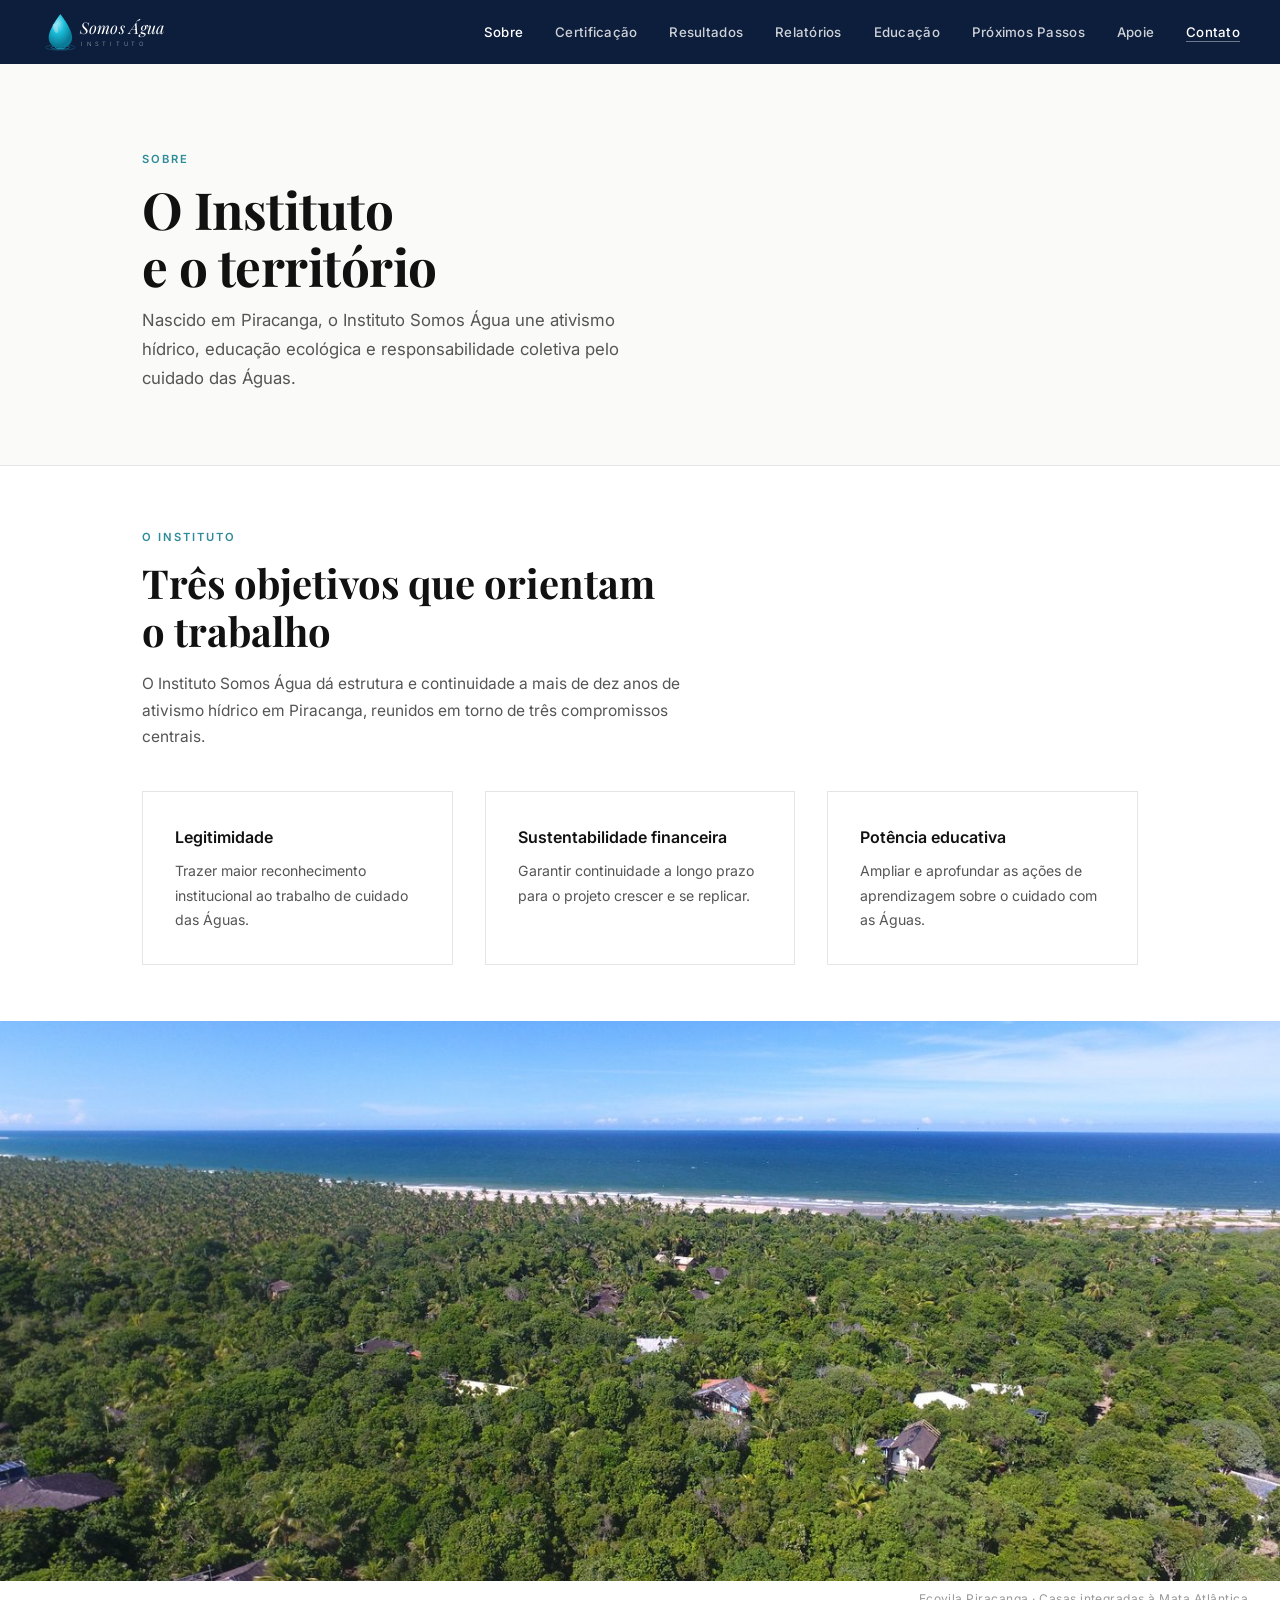
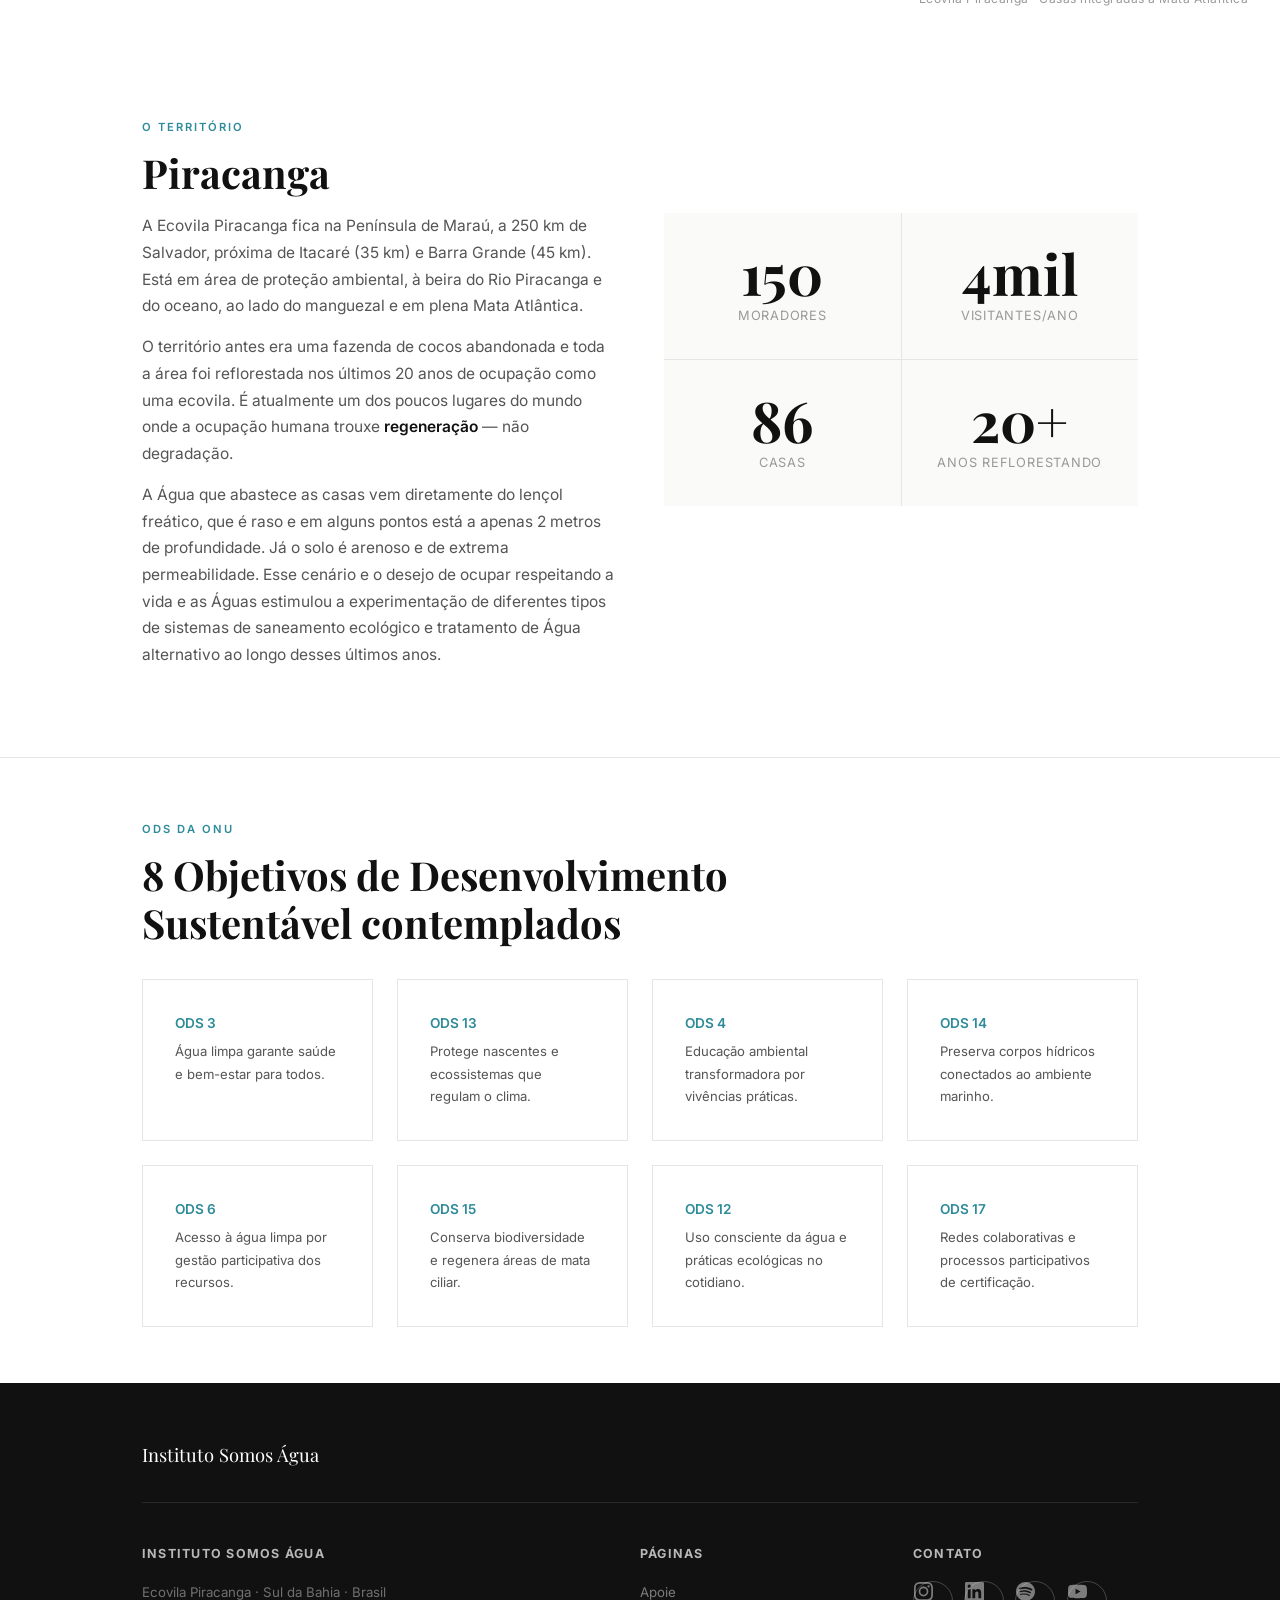
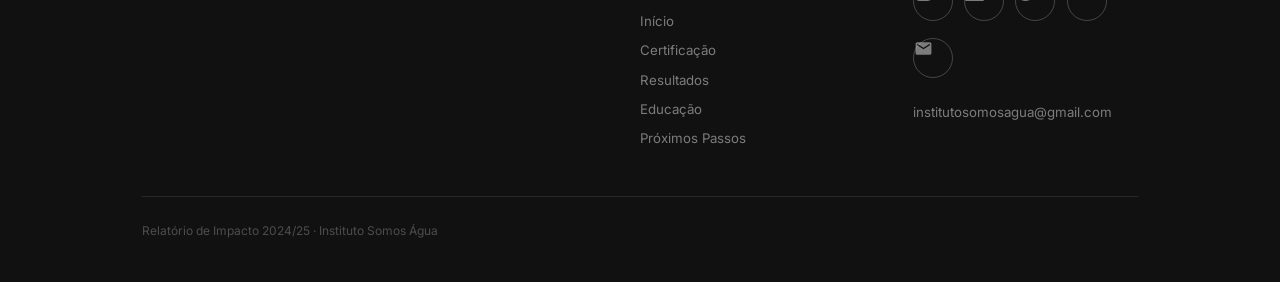
<file: sobre.html>
<!DOCTYPE html>
<html lang="pt-BR">
<head>
  <meta charset="UTF-8"/><meta name="viewport" content="width=device-width, initial-scale=1.0"/>
  <title>Sobre — Instituto Somos Água</title>
  <link rel="canonical" href="https://institutosomosagua.org.br/sobre.html"/>
  <meta name="description" content="Conheça o Instituto Somos Água e o território de Piracanga, no Sul da Bahia — onde a ocupação humana trouxe regeneração."/>
  <link href="https://fonts.googleapis.com/css2?family=Playfair+Display:wght@400;700&family=Inter:wght@300;400;500;600&display=swap" rel="stylesheet"/>
  <link rel="stylesheet" href="style.css"/>
  <link rel="icon" href="favicon.svg" type="image/svg+xml"/>
  <link rel="icon" href="favicon-32.png" sizes="32x32" type="image/png"/>
  <link rel="apple-touch-icon" href="apple-touch-icon.png"/>
  <style>
    #main-nav {
      background: #0d1e3c !important;
      border-bottom: none !important;
    }
    #main-nav .nav-logo { color: white; }
    #main-nav .nav-links a { color: rgba(255,255,255,.8); }
    #main-nav .nav-links a:hover,
    #main-nav .nav-links a.active { color: white; border-bottom-color: rgba(255,255,255,.5); }
    #main-nav .nav-cta { color: white !important; border-color: rgba(255,255,255,.4); }
    #main-nav .hamburger span { background: white; }
  </style>
  <!-- Open Graph / WhatsApp -->
  <meta property="og:type"        content="website"/>
  <meta property="og:url" content="https://institutosomosagua.org.br/sobre.html"/>
  <meta property="og:site_name"   content="Instituto Somos Água"/>
  <meta property="og:title"       content="Sobre — Instituto Somos Água"/>
  <meta property="og:description" content="Conheça o Instituto Somos Água e o território de Piracanga, no Sul da Bahia — onde a ocupação humana trouxe regeneração."/>
  <meta property="og:image"       content="https://institutosomosagua.org.br/imgs/og-image.png"/>
  <meta property="og:image:width" content="1200"/>
  <meta property="og:image:height"content="630"/>
  <meta property="og:locale"      content="pt_BR"/>
  <!-- Twitter / X -->
  <meta name="twitter:card"       content="summary_large_image"/>
  <meta name="twitter:image"      content="https://institutosomosagua.org.br/imgs/og-image.png"/>
  <!-- Google Analytics (GA4) -->
  <script async src="https://www.googletagmanager.com/gtag/js?id=G-5VGXWJZ3L4"></script>
  <script>
    window.dataLayer = window.dataLayer || [];
    function gtag(){dataLayer.push(arguments);}
    gtag('js', new Date());
    gtag('config', 'G-5VGXWJZ3L4');
  </script>
</head>
<body>
<nav id="main-nav">
  <a href="index.html" class="nav-logo" style="padding:0;line-height:0;"><svg xmlns="http://www.w3.org/2000/svg" viewBox="0 0 280 68" height="42" style="display:block;"><defs><radialGradient id="dg" cx="38%" cy="28%" r="65%"><stop offset="0%" stop-color="#9AE8F8"/><stop offset="45%" stop-color="#1BBDD8"/><stop offset="100%" stop-color="#0A7A96"/></radialGradient></defs><ellipse cx="33" cy="59" rx="24" ry="4.5" stroke="#1BBAD6" stroke-width="1.0" fill="none" opacity="0.38"/><ellipse cx="33" cy="59" rx="15" ry="3" stroke="#1BBAD6" stroke-width="1.2" fill="none" opacity="0.58"/><ellipse cx="33" cy="59" rx="8" ry="1.8" stroke="#1BBAD6" stroke-width="1.5" fill="none" opacity="0.82"/><path d="M33 5 C33 5 14 29 14 43 C14 53.8 22.6 60 33 60 C43.4 60 52 53.8 52 43 C52 29 33 5 33 5Z" fill="url(#dg)"/><ellipse cx="25" cy="28" rx="3.5" ry="8" fill="white" opacity="0.3" transform="rotate(-20 25 28)"/><text x="64" y="38" font-family="'Playfair Display', Georgia, serif" font-size="26" font-weight="400" font-style="italic" fill="white" letter-spacing="0.5">Somos Água</text><text x="67" y="56" font-family="Inter, sans-serif" font-size="9.5" font-weight="300" fill="rgba(255,255,255,0.58)" letter-spacing="6">INSTITUTO</text></svg></a>
  <button class="hamburger" id="hamburger"><span></span><span></span><span></span></button>
  <ul class="nav-links" id="nav-links">
    <li><a href="sobre.html" class="active">Sobre</a></li>
    <li><a href="certificacao.html">Certificação</a></li>
    <li><a href="resultados.html">Resultados</a></li>
    <li><a href="relatorios.html">Relatórios</a></li>
    <li><a href="educacao.html">Educação</a></li>
    <li><a href="proximos.html">Próximos Passos</a></li>
    <li><a href="apoie.html">Apoie</a></li>
    <li><a href="index.html#contato" class="nav-cta">Contato</a></li>
  </ul>
</nav>

<div class="page-hero">
  <div class="container">
    <span class="eyebrow">Sobre</span>
    <h1>O Instituto<br/>e o território</h1>
    <p>Nascido em Piracanga, o Instituto Somos Água une ativismo hídrico, educação ecológica e responsabilidade coletiva pelo cuidado das Águas.</p>
  </div>
</div>

<!-- O INSTITUTO -->
<section class="tight">
  <div class="container">
    <span class="eyebrow">O Instituto</span>
    <h2>Três objetivos que orientam<br/>o trabalho</h2>
    <p style="max-width:560px;margin-bottom:2.5rem;">O Instituto Somos Água dá estrutura e continuidade a mais de dez anos de ativismo hídrico em Piracanga, reunidos em torno de três compromissos centrais.</p>
    <div class="grid-3">
      <div class="card-box">
        <h3>Legitimidade</h3>
        <p style="font-size:.88rem;">Trazer maior reconhecimento institucional ao trabalho de cuidado das Águas.</p>
      </div>
      <div class="card-box">
        <h3>Sustentabilidade financeira</h3>
        <p style="font-size:.88rem;">Garantir continuidade a longo prazo para o projeto crescer e se replicar.</p>
      </div>
      <div class="card-box">
        <h3>Potência educativa</h3>
        <p style="font-size:.88rem;">Ampliar e aprofundar as ações de aprendizagem sobre o cuidado com as Águas.</p>
      </div>
    </div>
  </div>
</section>

<!-- FOTO FULL -->
<img src="imgs/casas.jpg" alt="Casas da Ecovila Piracanga entre a floresta" class="photo-full"/>
<p class="photo-caption">Ecovila Piracanga · Casas integradas à Mata Atlântica</p>

<!-- PIRACANGA -->
<section>
  <div class="container">
    <span class="eyebrow">O Território</span>
    <h2>Piracanga</h2>
    <div class="grid-2">
      <div>
        <p>A Ecovila Piracanga fica na Península de Maraú, a 250 km de Salvador, próxima de Itacaré (35 km) e Barra Grande (45 km). Está em área de proteção ambiental, à beira do Rio Piracanga e do oceano, ao lado do manguezal e em plena Mata Atlântica.</p>
        <p>O território antes era uma fazenda de cocos abandonada e toda a área foi reflorestada nos últimos 20 anos de ocupação como uma ecovila. É atualmente um dos poucos lugares do mundo onde a ocupação humana trouxe <strong>regeneração</strong> — não degradação.</p>
        <p>A Água que abastece as casas vem diretamente do lençol freático, que é raso e em alguns pontos está a apenas 2 metros de profundidade. Já o solo é arenoso e de extrema permeabilidade. Esse cenário e o desejo de ocupar respeitando a vida e as Águas estimulou a experimentação de diferentes tipos de sistemas de saneamento ecológico e tratamento de Água alternativo ao longo desses últimos anos.</p>
      </div>
      <div style="display:grid;grid-template-columns:1fr 1fr;gap:1px;background:var(--border);">
        <div style="background:var(--off-white);padding:2rem;text-align:center;">
          <div class="stat-num">150</div>
          <div class="stat-label">moradores</div>
        </div>
        <div style="background:var(--off-white);padding:2rem;text-align:center;">
          <div class="stat-num">4mil</div>
          <div class="stat-label">visitantes/ano</div>
        </div>
        <div style="background:var(--off-white);padding:2rem;text-align:center;">
          <div class="stat-num">86</div>
          <div class="stat-label">casas</div>
        </div>
        <div style="background:var(--off-white);padding:2rem;text-align:center;">
          <div class="stat-num">20+</div>
          <div class="stat-label">anos reflorestando</div>
        </div>
      </div>
    </div>
  </div>
</section>

<div class="divider"></div>

<!-- ODS -->
<section class="tight">
  <div class="container">
    <span class="eyebrow">ODS da ONU</span>
    <h2>8 Objetivos de Desenvolvimento<br/>Sustentável contemplados</h2>
    <div class="grid-4" style="margin-top:2rem;">
      <div class="card-box"><h3 style="font-size:.85rem;margin-bottom:.3rem;color:var(--water);">ODS 3</h3><p style="font-size:.82rem;">Água limpa garante saúde e bem-estar para todos.</p></div>
      <div class="card-box"><h3 style="font-size:.85rem;margin-bottom:.3rem;color:var(--water);">ODS 13</h3><p style="font-size:.82rem;">Protege nascentes e ecossistemas que regulam o clima.</p></div>
      <div class="card-box"><h3 style="font-size:.85rem;margin-bottom:.3rem;color:var(--water);">ODS 4</h3><p style="font-size:.82rem;">Educação ambiental transformadora por vivências práticas.</p></div>
      <div class="card-box"><h3 style="font-size:.85rem;margin-bottom:.3rem;color:var(--water);">ODS 14</h3><p style="font-size:.82rem;">Preserva corpos hídricos conectados ao ambiente marinho.</p></div>
      <div class="card-box"><h3 style="font-size:.85rem;margin-bottom:.3rem;color:var(--water);">ODS 6</h3><p style="font-size:.82rem;">Acesso à água limpa por gestão participativa dos recursos.</p></div>
      <div class="card-box"><h3 style="font-size:.85rem;margin-bottom:.3rem;color:var(--water);">ODS 15</h3><p style="font-size:.82rem;">Conserva biodiversidade e regenera áreas de mata ciliar.</p></div>
      <div class="card-box"><h3 style="font-size:.85rem;margin-bottom:.3rem;color:var(--water);">ODS 12</h3><p style="font-size:.82rem;">Uso consciente da água e práticas ecológicas no cotidiano.</p></div>
      <div class="card-box"><h3 style="font-size:.85rem;margin-bottom:.3rem;color:var(--water);">ODS 17</h3><p style="font-size:.82rem;">Redes colaborativas e processos participativos de certificação.</p></div>
    </div>
  </div>
</section>

<footer>
  <div class="footer-inner">
    <div class="footer-logo">Instituto Somos Água</div>
    <div class="footer-grid">
      <div class="footer-col"><h4>Instituto Somos Água</h4><p>Ecovila Piracanga · Sul da Bahia · Brasil</p></div>
      <div class="footer-col"><h4>Páginas</h4><a href="apoie.html">Apoie</a><a href="index.html">Início</a><a href="certificacao.html">Certificação</a><a href="resultados.html">Resultados</a><a href="educacao.html">Educação</a><a href="proximos.html">Próximos Passos</a></div>
      <div class="footer-col">
        <h4>Contato</h4>
        <div class="social-row">
          <a href="https://www.instagram.com/institutosomosagua/" target="_blank" rel="noopener" class="social-btn ig" aria-label="Instagram"><svg viewBox="0 0 24 24" width="20" height="20" aria-hidden="true"><path d="M12 2.163c3.204 0 3.584.012 4.85.07 3.252.148 4.771 1.691 4.919 4.919.058 1.265.069 1.645.069 4.849 0 3.205-.012 3.584-.069 4.849-.149 3.225-1.664 4.771-4.919 4.919-1.266.058-1.644.07-4.85.07-3.204 0-3.584-.012-4.849-.07-3.26-.149-4.771-1.699-4.919-4.92-.058-1.265-.07-1.644-.07-4.849 0-3.204.013-3.583.07-4.849.149-3.227 1.664-4.771 4.919-4.919 1.266-.057 1.645-.069 4.849-.069zm0-2.163C8.741 0 8.332.014 7.052.072 2.695.272.273 2.69.073 7.052.014 8.333 0 8.741 0 12c0 3.259.014 3.668.072 4.948.2 4.358 2.618 6.78 6.98 6.98C8.333 23.986 8.741 24 12 24c3.259 0 3.668-.014 4.948-.072 4.354-.2 6.782-2.618 6.979-6.98.059-1.28.073-1.689.073-4.948 0-3.259-.014-3.667-.072-4.947-.196-4.354-2.617-6.78-6.979-6.98C15.668.014 15.259 0 12 0zm0 5.838a6.162 6.162 0 100 12.324 6.162 6.162 0 000-12.324zM12 16a4 4 0 110-8 4 4 0 010 8zm6.406-11.845a1.44 1.44 0 100 2.881 1.44 1.44 0 000-2.881z"/></svg></a>
          <a href="https://www.linkedin.com/company/instituto-somos-%C3%A1gua/" target="_blank" rel="noopener" class="social-btn li" aria-label="LinkedIn"><svg viewBox="0 0 24 24" width="20" height="20" aria-hidden="true"><path d="M20.447 20.452h-3.554v-5.569c0-1.328-.027-3.037-1.852-3.037-1.853 0-2.136 1.445-2.136 2.939v5.667H9.351V9h3.414v1.561h.046c.477-.9 1.637-1.85 3.37-1.85 3.601 0 4.267 2.37 4.267 5.455v6.286zM5.337 7.433a2.062 2.062 0 01-2.063-2.065 2.064 2.064 0 112.063 2.065zm1.782 13.019H3.555V9h3.564v11.452zM22.225 0H1.771C.792 0 0 .774 0 1.729v20.542C0 23.227.792 24 1.771 24h20.451C23.2 24 24 23.227 24 22.271V1.729C24 .774 23.2 0 22.222 0h.003z"/></svg></a>
          <a href="https://open.spotify.com/show/7oKQB1N1HVJyOMrPgFYadg" target="_blank" rel="noopener" class="social-btn sp" aria-label="Spotify"><svg viewBox="0 0 24 24" width="20" height="20" aria-hidden="true"><path d="M12 0C5.4 0 0 5.4 0 12s5.4 12 12 12 12-5.4 12-12S18.66 0 12 0zm5.521 17.34c-.24.359-.66.48-1.021.24-2.82-1.74-6.36-2.101-10.561-1.141-.418.122-.779-.179-.899-.539-.12-.421.18-.78.54-.9 4.56-1.021 8.52-.6 11.64 1.32.42.18.479.659.301 1.02zm1.44-3.3c-.301.42-.841.6-1.262.3-3.239-1.98-8.159-2.58-11.939-1.38-.479.12-1.02-.12-1.14-.6-.12-.48.12-1.021.6-1.141C9.6 9.9 15 10.561 18.72 12.84c.361.181.54.78.241 1.2zm.12-3.36C15.24 8.4 8.82 8.16 5.16 9.301c-.6.179-1.2-.181-1.38-.721-.18-.601.18-1.2.72-1.381 4.26-1.26 11.28-1.02 15.721 1.621.539.3.719 1.02.42 1.56-.299.421-1.02.599-1.56.3z"/></svg></a>
          <a href="https://www.youtube.com/@institutosomosagua" target="_blank" rel="noopener" class="social-btn yt" aria-label="YouTube"><svg viewBox="0 0 24 24" width="20" height="20" aria-hidden="true"><path d="M23.498 6.186a3.016 3.016 0 0 0-2.122-2.136C19.505 3.545 12 3.545 12 3.545s-7.505 0-9.377.505A3.017 3.017 0 0 0 .502 6.186C0 8.07 0 12 0 12s0 3.93.502 5.814a3.016 3.016 0 0 0 2.122 2.136c1.871.505 9.376.505 9.376.505s7.505 0 9.377-.505a3.015 3.015 0 0 0 2.122-2.136C24 15.93 24 12 24 12s0-3.93-.502-5.814zM9.545 15.568V8.432L15.818 12l-6.273 3.568z"/></svg></a>
          <a href="mailto:institutosomosagua@gmail.com" class="social-btn em" aria-label="E-mail"><svg viewBox="0 0 24 24" width="20" height="20" aria-hidden="true"><path d="M20 4H4c-1.1 0-1.99.9-1.99 2L2 18c0 1.1.9 2 2 2h16c1.1 0 2-.9 2-2V6c0-1.1-.9-2-2-2zm0 4l-8 5-8-5V6l8 5 8-5v2z"/></svg></a>
        </div>
        <a href="mailto:institutosomosagua@gmail.com" class="footer-email">institutosomosagua@gmail.com</a>
      </div>
    </div>
    <p class="footer-bottom">Relatório de Impacto 2024/25 · Instituto Somos Água</p>
  </div>
</footer>
<script>document.getElementById('hamburger').addEventListener('click',()=>document.getElementById('nav-links').classList.toggle('open'));</script>
</body>
</html>
</file>
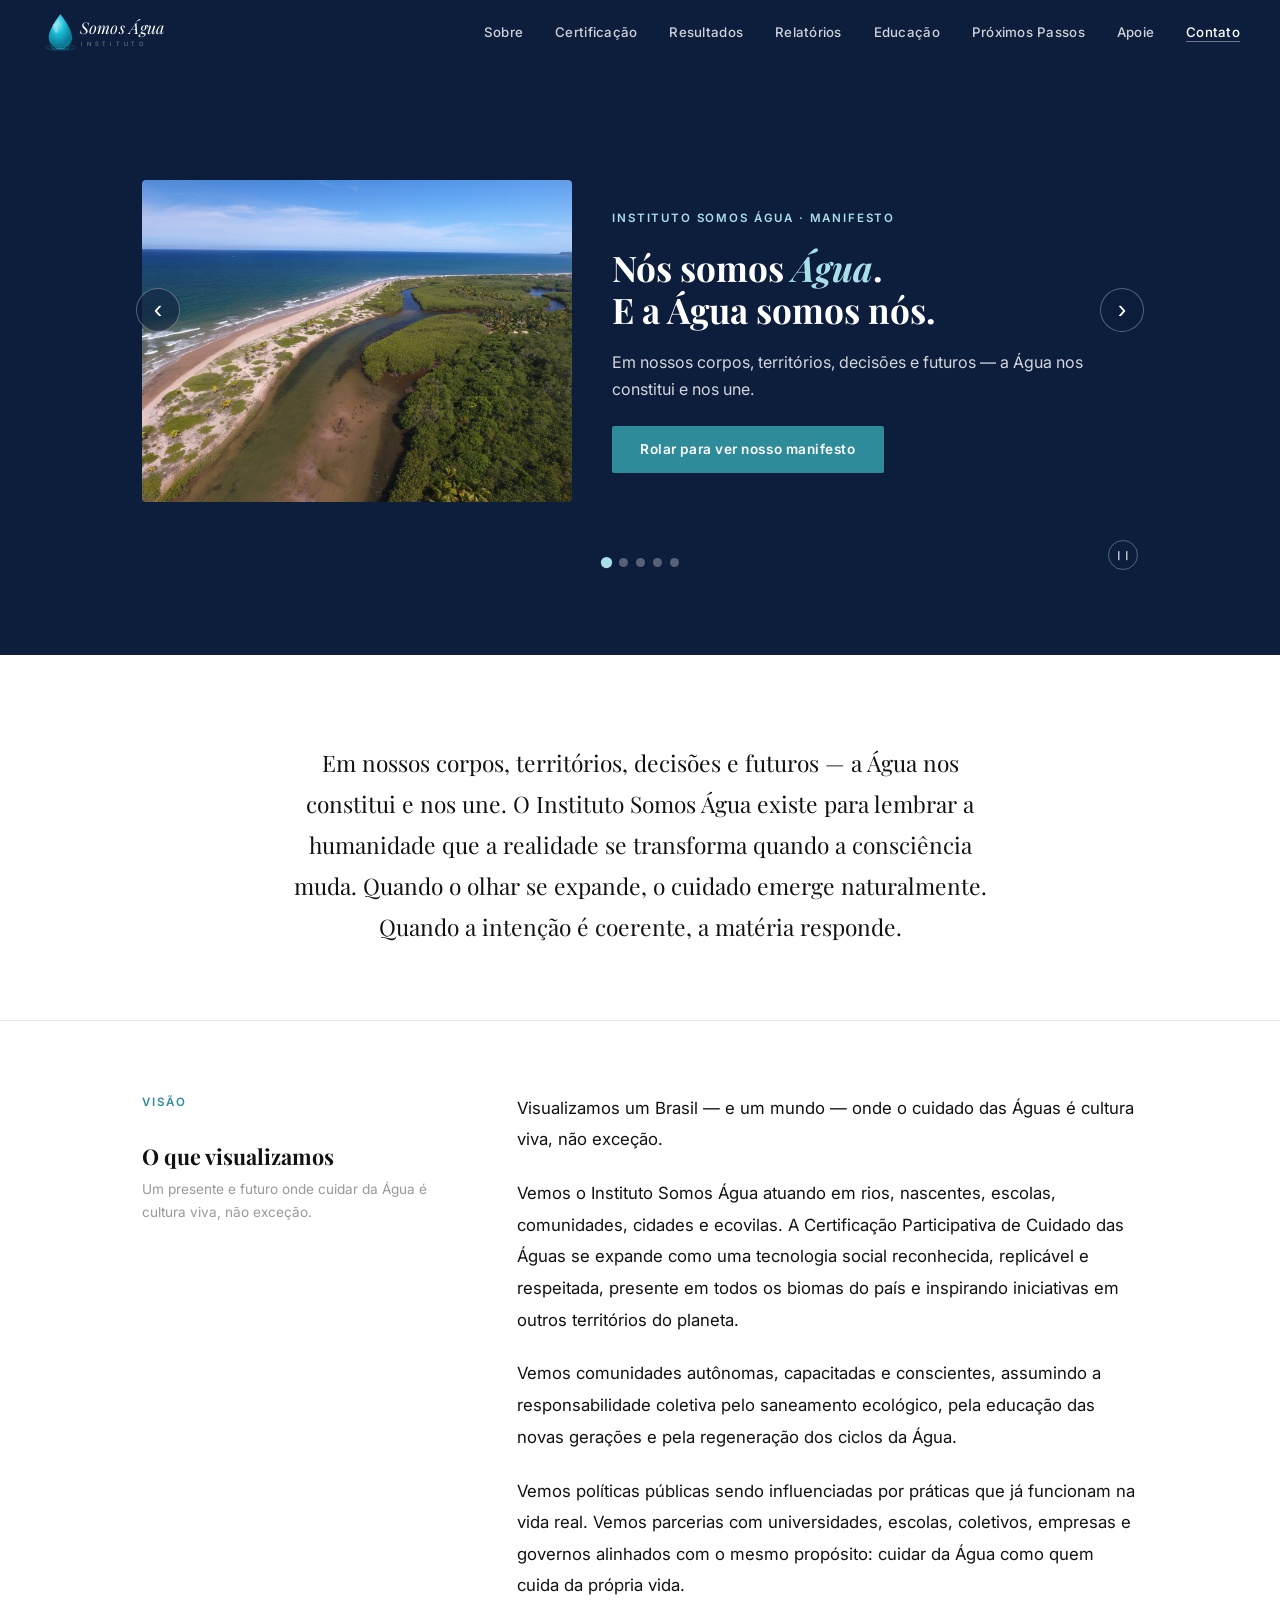
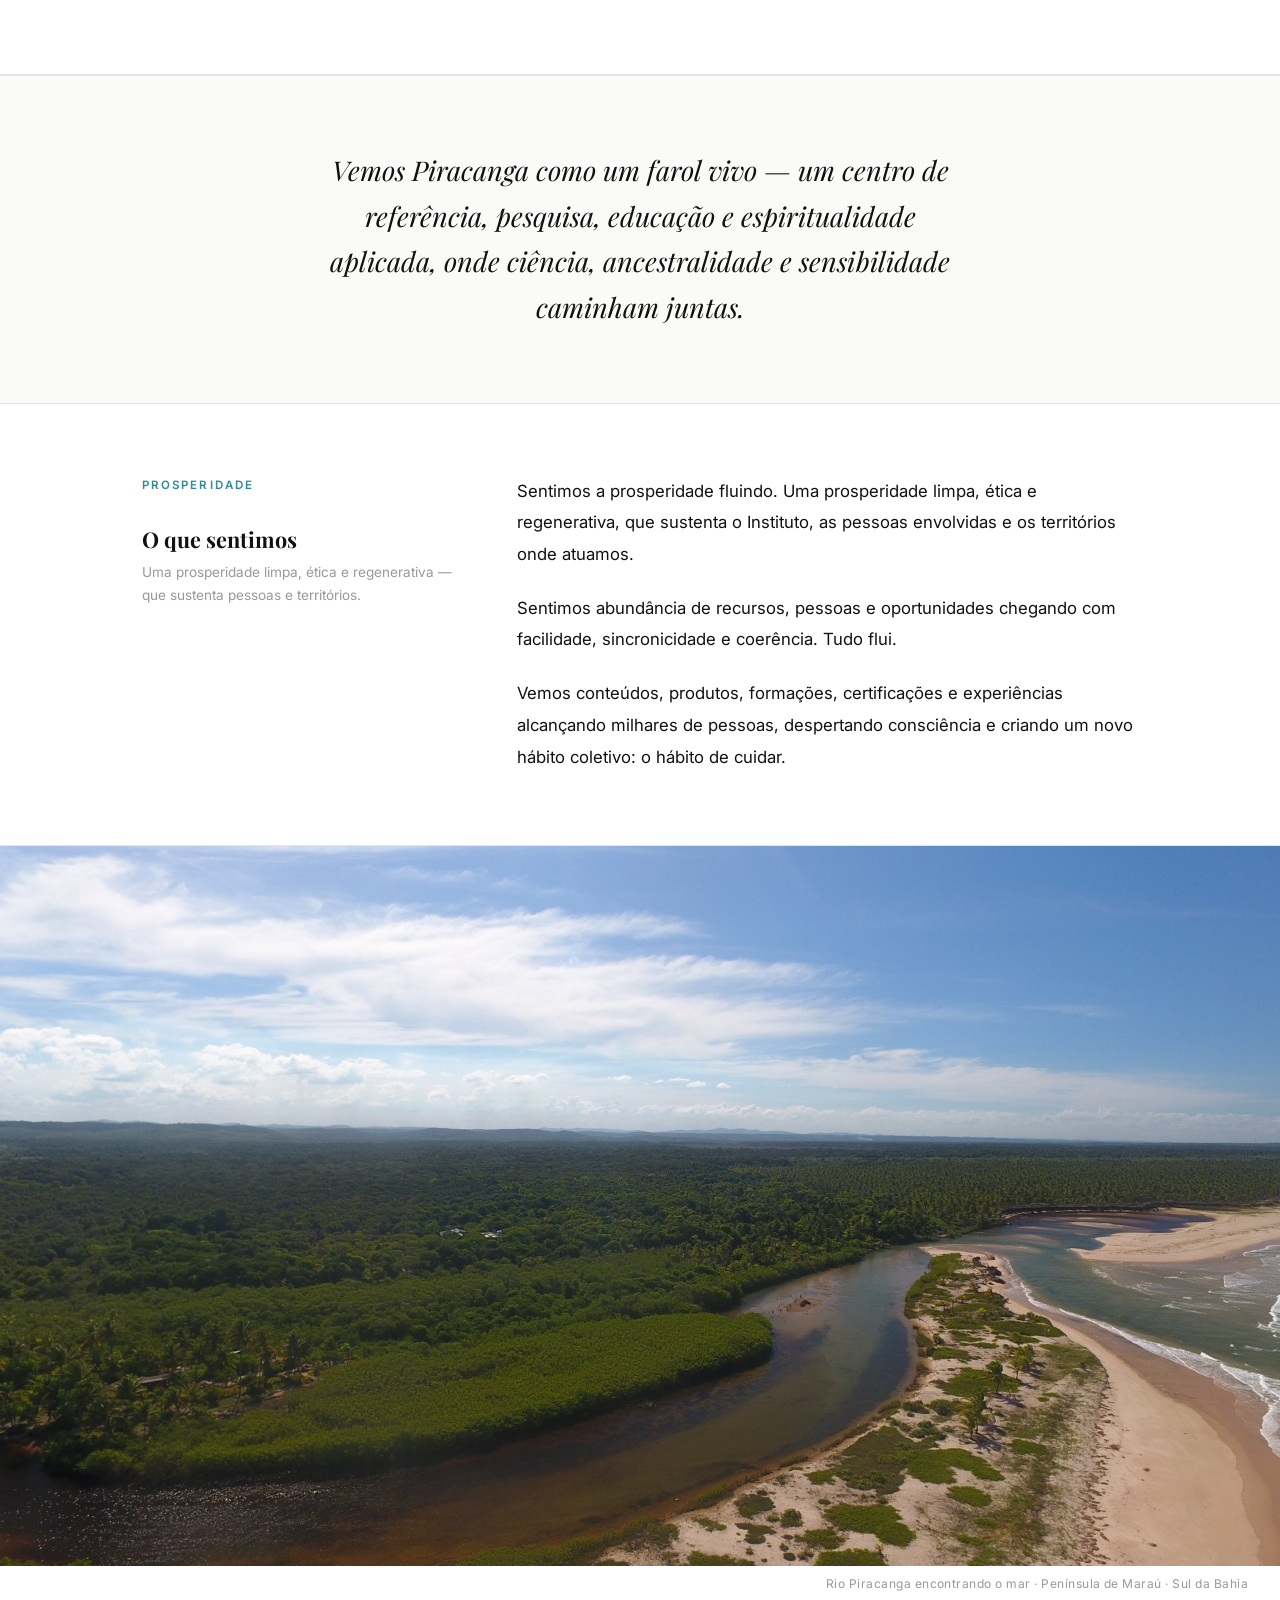
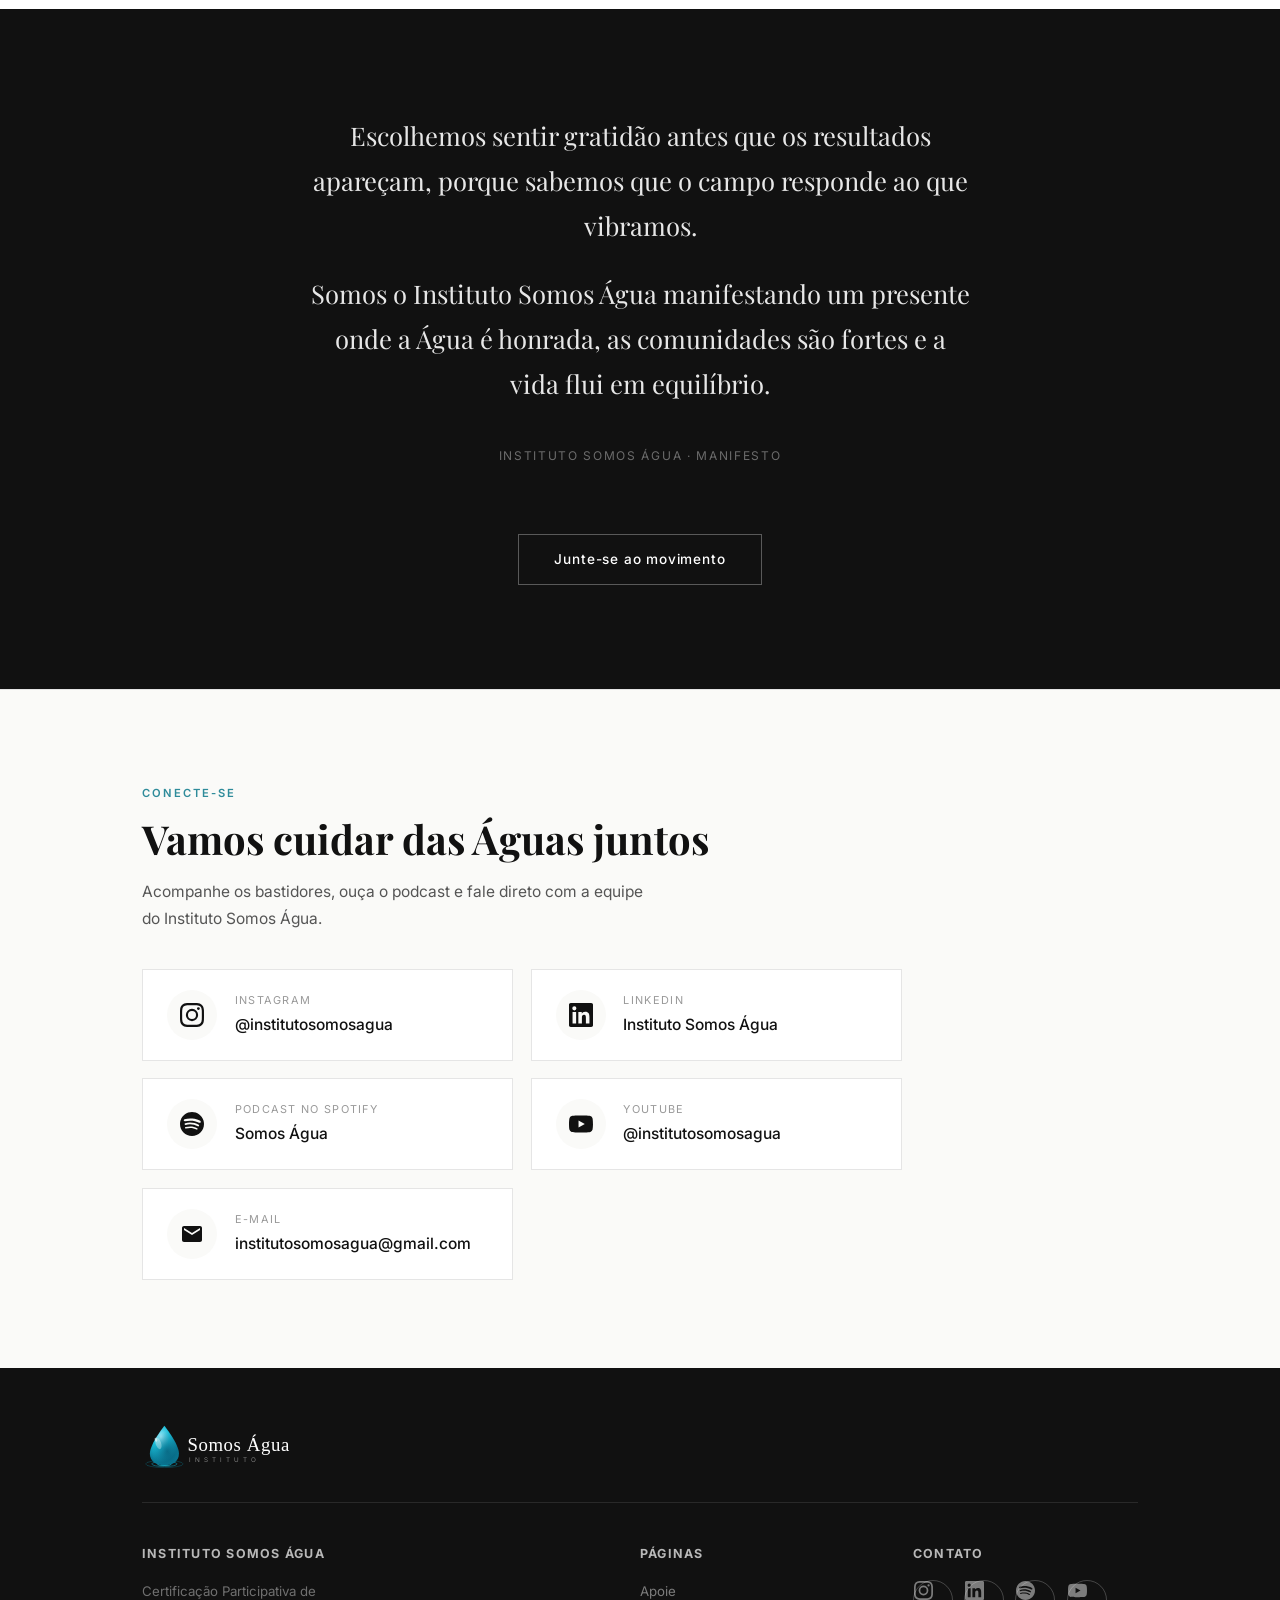
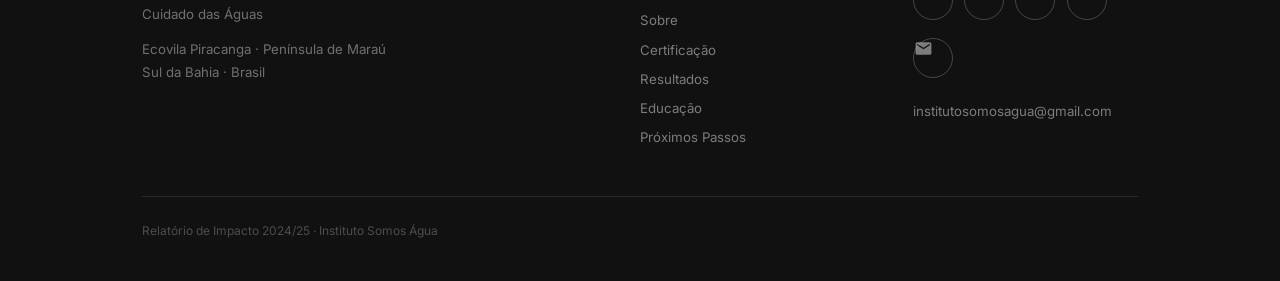
<file: visao-geral.html>
<!DOCTYPE html>
<html lang="pt-BR">
<head>
  <meta charset="UTF-8"/>
  <meta http-equiv="refresh" content="0; url=index.html"/>
  <link rel="canonical" href="https://institutosomosagua.org.br/"/>
  <meta name="robots" content="noindex"/>
  <title>Instituto Somos Água</title>
</head>
<body>
  <p>Redirecionando para o site do Instituto Somos Água. Se não for automático, <a href="index.html">clique aqui</a>.</p>
  <script>location.replace('index.html');</script>
</body>
</html>
</file>
<file: style.css>
/* ════════════════════════════════
   INSTITUTO SOMOS ÁGUA — style.css
   Clean, minimal, photo-forward
════════════════════════════════ */

*, *::before, *::after { box-sizing: border-box; margin: 0; padding: 0; }

:root {
  --ink:       #111111;
  --ink-soft:  #555555;
  --ink-muted: #999999;
  --water:     #2E8B9A;
  --water-lt:  #E6F4F7;
  --sand:      #F5EFE6;
  --white:     #FFFFFF;
  --off-white: #FAFAF8;
  --border:    #E5E5E5;
  --nav-h:     64px;
  --max-w:     1060px;
}

html { scroll-behavior: smooth; font-size: 16px; }

body {
  font-family: 'Inter', -apple-system, sans-serif;
  color: var(--ink);
  background: var(--white);
  line-height: 1.72;
  padding-top: var(--nav-h);
  -webkit-font-smoothing: antialiased;
}

/* ── NAV ── */
nav {
  position: fixed; top: 0; left: 0; right: 0; z-index: 300;
  height: var(--nav-h);
  display: flex; align-items: center; justify-content: space-between;
  padding: 0 2.5rem;
  background: rgba(255,255,255,0.96);
  backdrop-filter: blur(12px);
  border-bottom: 1px solid var(--border);
}
.nav-logo {
  font-family: 'Playfair Display', serif;
  color: var(--ink);
  font-size: 1rem;
  font-weight: 700;
  text-decoration: none;
  letter-spacing: .01em;
}
.nav-logo span { color: var(--water); }
.nav-links { display: flex; gap: 2rem; list-style: none; align-items: center; }
.nav-links a {
  color: var(--ink-soft);
  text-decoration: none;
  font-size: .83rem;
  font-weight: 500;
  letter-spacing: .02em;
  transition: color .18s;
}
.nav-links a:hover, .nav-links a.active { color: var(--ink); }
.nav-cta {
  color: var(--water) !important;
  border-bottom: 1px solid var(--water);
  padding-bottom: 1px;
}
.hamburger {
  display: none; background: none; border: none;
  cursor: pointer; padding: .4rem; gap: 4px;
  flex-direction: column; align-items: flex-end;
}
.hamburger span {
  display: block; height: 1.5px; background: var(--ink);
  transition: all .25s;
}
.hamburger span:nth-child(1) { width: 22px; }
.hamburger span:nth-child(2) { width: 16px; }
.hamburger span:nth-child(3) { width: 22px; }

/* ── LAYOUT ── */
.container { max-width: var(--max-w); margin: 0 auto; padding: 0 2rem; }
section { padding: 5.5rem 0; }
section.tight { padding: 3.5rem 0; }

/* ── TYPOGRAPHY ── */
.eyebrow {
  display: inline-block;
  font-size: .7rem; font-weight: 600;
  letter-spacing: .18em; text-transform: uppercase;
  color: var(--water);
  margin-bottom: .75rem;
}
h1 {
  font-family: 'Playfair Display', serif;
  font-size: clamp(2.4rem, 5.5vw, 4rem);
  line-height: 1.1; font-weight: 700;
  letter-spacing: -.01em;
}
h2 {
  font-family: 'Playfair Display', serif;
  font-size: clamp(1.75rem, 3.5vw, 2.5rem);
  line-height: 1.2; font-weight: 700;
  color: var(--ink);
  margin-bottom: 1rem;
}
h3 {
  font-size: 1rem; font-weight: 600;
  color: var(--ink);
  margin-bottom: .5rem;
}
p { color: var(--ink-soft); margin-bottom: .9rem; font-size: .97rem; }
p:last-child { margin-bottom: 0; }
strong { color: var(--ink); font-weight: 600; }

/* ── BUTTONS ── */
.btn {
  display: inline-block;
  padding: .75rem 1.75rem;
  font-size: .85rem; font-weight: 600; letter-spacing: .04em;
  text-decoration: none; border-radius: 2px;
  transition: all .18s;
}
.btn-dark {
  background: var(--ink); color: var(--white);
}
.btn-dark:hover { background: #333; }
.btn-outline {
  border: 1px solid rgba(255,255,255,.5);
  color: var(--white);
}
.btn-outline:hover { background: rgba(255,255,255,.1); border-color: white; }
.btn-water { background: var(--water); color: white; }
.btn-water:hover { background: #266f7d; }

/* ── DIVIDER ── */
.divider { height: 1px; background: var(--border); margin: 0; }

/* ── PAGE HERO (inner pages) ── */
.page-hero {
  padding: 5rem 0 4.5rem;
  border-bottom: 1px solid var(--border);
  background: var(--off-white);
}
.page-hero .eyebrow { }
.page-hero h1 { font-size: clamp(2rem, 4.5vw, 3.2rem); margin-bottom: .75rem; }
.page-hero p { max-width: 520px; font-size: 1.05rem; }

/* ── FULL-BLEED PHOTO ── */
.photo-full {
  width: 100%;
  aspect-ratio: 16/7;
  object-fit: cover;
  display: block;
}
.photo-full.tall { aspect-ratio: 16/9; }

.photo-caption {
  font-size: .75rem; color: var(--ink-muted);
  letter-spacing: .04em; text-align: right;
  padding: .5rem 2rem 0;
}

/* ── 2-COL GRID ── */
.grid-2 {
  display: grid;
  grid-template-columns: 1fr 1fr;
  gap: 3rem;
  align-items: start;
}
.grid-2.center { align-items: center; }
.grid-3 { display: grid; grid-template-columns: repeat(3,1fr); gap: 2rem; }
.grid-4 { display: grid; grid-template-columns: repeat(4,1fr); gap: 1.5rem; }

/* ── STAT ── */
.stat-num {
  font-family: 'Playfair Display', serif;
  font-size: 3.5rem; font-weight: 700; line-height: 1;
  color: var(--ink); margin-bottom: .25rem;
}
.stat-num sup { font-size: 1.5rem; vertical-align: super; }
.stat-label { font-size: .8rem; color: var(--ink-muted); letter-spacing: .06em; text-transform: uppercase; }

/* ── CARD ── */
.card {
  padding: 2rem 0;
  border-top: 1px solid var(--border);
}
.card h3 { margin-bottom: .4rem; }

.card-box {
  padding: 2rem;
  border: 1px solid var(--border);
  background: var(--white);
}

/* ── QUOTE ── */
.pull-quote {
  font-family: 'Playfair Display', serif;
  font-size: clamp(1.3rem, 2.5vw, 1.8rem);
  font-style: italic; line-height: 1.45;
  color: var(--ink);
  max-width: 680px;
  margin: 0 auto;
  text-align: center;
}
.pull-cite {
  display: block; margin-top: 1.25rem;
  font-family: 'Inter', sans-serif;
  font-size: .78rem; font-style: normal;
  color: var(--ink-muted); letter-spacing: .08em; text-transform: uppercase;
}

/* ── INLINE QUOTE ── */
.inline-quote {
  border-left: 2px solid var(--water);
  padding: .75rem 1.5rem;
  margin: 1.5rem 0;
  font-style: italic; color: var(--ink-soft);
}

/* ── PROGRESS ── */
.prog-row { margin-bottom: 1rem; }
.prog-meta { display: flex; justify-content: space-between; font-size: .8rem; color: var(--ink-muted); margin-bottom: .35rem; }
.prog-track { height: 3px; background: var(--border); }
.prog-fill { height: 100%; background: var(--water); transition: width 1s ease; }
.prog-fill.good { background: #2D8A5A; }

/* ── STEP ── */
.step {
  display: flex; gap: 1.5rem; align-items: flex-start;
  padding: 1.5rem 0; border-top: 1px solid var(--border);
}
.step:last-child { border-bottom: 1px solid var(--border); }
.step-n {
  font-family: 'Playfair Display', serif;
  font-size: 1.5rem; color: var(--water);
  font-weight: 700; flex-shrink: 0; line-height: 1; padding-top: .1rem;
  min-width: 2rem;
}
.step-body h3 { font-size: .97rem; margin-bottom: .3rem; }

/* ── CHECKLIST ── */
.check-list { list-style: none; }
.check-list li {
  display: flex; gap: .75rem; padding: .65rem 0;
  border-top: 1px solid var(--border);
  font-size: .9rem; color: var(--ink-soft);
}
.check-list li:last-child { border-bottom: 1px solid var(--border); }
.check-list li::before { content: '—'; color: var(--water); flex-shrink: 0; }

/* ── PARTNER ── */
.partner {
  padding: 1.5rem 0;
  border-top: 1px solid var(--border);
}
.partner:last-child { border-bottom: 1px solid var(--border); }
.partner h3 { font-size: .97rem; color: var(--water); margin-bottom: .3rem; }

/* ── PHOTO+TEXT SPLIT ── */
.split { display: grid; grid-template-columns: 1fr 1fr; }
.split-img { overflow: hidden; }
.split-img img { width: 100%; height: 100%; object-fit: cover; display: block; }
.split-text { padding: 4rem 3rem; display: flex; flex-direction: column; justify-content: center; }

/* ── FOOTER ── */
footer {
  background: var(--ink); color: rgba(255,255,255,.45);
  padding: 3.5rem 0 2.5rem;
}
.footer-inner { max-width: var(--max-w); margin: 0 auto; padding: 0 2rem; }
.footer-logo {
  font-family: 'Playfair Display', serif;
  font-size: 1.15rem; color: white;
  margin-bottom: .4rem;
}
.footer-grid {
  display: grid; grid-template-columns: 2fr 1fr 1fr;
  gap: 3rem; padding: 2.5rem 0;
  border-top: 1px solid rgba(255,255,255,.1);
  border-bottom: 1px solid rgba(255,255,255,.1);
  margin: 2rem 0 1.5rem;
}
.footer-col h4 { color: rgba(255,255,255,.7); font-size: .78rem; letter-spacing: .1em; text-transform: uppercase; margin-bottom: 1rem; }
.footer-col p { font-size: .83rem; color: rgba(255,255,255,.4); margin-bottom: .3rem; }
.footer-col a { display: block; color: rgba(255,255,255,.45); text-decoration: none; font-size: .83rem; margin-bottom: .4rem; transition: color .15s; }
.footer-col a:hover { color: white; }
.footer-bottom { font-size: .75rem; color: rgba(255,255,255,.25); }

/* ── RESPONSIVE ── */
@media (max-width: 860px) {
  nav { padding: 0 1.25rem; }
  .nav-links { display: none; flex-direction: column; align-items: flex-start; position: absolute; top: var(--nav-h); left: 0; right: 0; background: white; padding: 1.5rem 2rem; gap: 1.2rem; border-bottom: 1px solid var(--border); box-shadow: 0 8px 24px rgba(0,0,0,.08); }
  .nav-links.open { display: flex; }
  .hamburger { display: flex; }
  .grid-2, .grid-3, .grid-4 { grid-template-columns: 1fr; }
  .split { grid-template-columns: 1fr; }
  .split-img { height: 260px; }
  .split-text { padding: 2.5rem 1.5rem; }
  .footer-grid { grid-template-columns: 1fr 1fr; gap: 2rem; }
  section { padding: 3.5rem 0; }
}
@media (max-width: 500px) {
  section { padding: 2.75rem 0; }
  .photo-full { aspect-ratio: 4/3; }
  .footer-grid { grid-template-columns: 1fr; }
  .container { padding: 0 1.25rem; }
}

/* ════════════════════════════════
   SOCIAL & CONTATO (interativo)
════════════════════════════════ */

/* ── ícones do rodapé (fundo escuro) ── */
.social-row { display:flex; gap:.7rem; flex-wrap:wrap; align-items:center; margin-bottom:1rem; }
.social-btn {
  width:40px; height:40px; border-radius:50%;
  display:inline-flex; align-items:center; justify-content:center;
  border:1px solid rgba(255,255,255,.22);
  color:rgba(255,255,255,.72);
  transition:transform .2s ease, background .2s ease, color .2s ease, border-color .2s ease;
}
.social-btn svg { width:19px; height:19px; fill:currentColor; }
.social-btn:hover { transform:translateY(-4px); color:#fff; border-color:transparent; }
.social-btn.ig:hover { background:linear-gradient(45deg,#f09433,#e6683c,#dc2743,#cc2366,#bc1888); }
.social-btn.li:hover { background:#0A66C2; }
.social-btn.sp:hover { background:#1DB954; }
.social-btn.em:hover { background:var(--water); }
.footer-email { font-size:.83rem; }

/* ── seção dedicada de contato (fundo claro) ── */
.connect-section { background:var(--off-white); border-top:1px solid var(--border); }
.contact-grid { display:grid; grid-template-columns:repeat(2,1fr); gap:1.1rem; max-width:760px; margin-top:2.25rem; }
.contact-card {
  display:flex; align-items:center; gap:1.1rem;
  padding:1.25rem 1.5rem; border:1px solid var(--border);
  background:var(--white); text-decoration:none; color:var(--ink);
  transition:transform .2s ease, box-shadow .2s ease, border-color .2s ease;
}
.contact-card:hover { transform:translateY(-4px); box-shadow:0 14px 30px rgba(0,0,0,.08); border-color:transparent; }
.contact-ic {
  width:50px; height:50px; border-radius:50%; flex-shrink:0;
  display:inline-flex; align-items:center; justify-content:center;
  background:var(--off-white); color:var(--ink);
  transition:background .25s ease, color .25s ease, transform .25s ease;
}
.contact-ic svg { width:24px; height:24px; fill:currentColor; }
.contact-card:hover .contact-ic { transform:scale(1.08); }
.contact-card .c-label { display:block; font-size:.68rem; letter-spacing:.12em; text-transform:uppercase; color:var(--ink-muted); margin-bottom:.15rem; }
.contact-card .c-handle { display:block; font-size:.97rem; font-weight:500; color:var(--ink); }
.contact-card.ig:hover .contact-ic { background:linear-gradient(45deg,#f09433,#dc2743,#bc1888); color:#fff; }
.contact-card.li:hover .contact-ic { background:#0A66C2; color:#fff; }
.contact-card.sp:hover .contact-ic { background:#1DB954; color:#fff; }
.contact-card.em:hover .contact-ic { background:var(--water); color:#fff; }
@media (max-width:600px){ .contact-grid { grid-template-columns:1fr; } }
.connect-section{scroll-margin-top:84px;}

.social-btn.yt:hover{background:#FF0000;}
.contact-card.yt:hover .contact-ic{background:#FF0000;color:#fff;}

/* ════════════════════════════════
   EVENTO — banner na home
════════════════════════════════ */
.event-banner { background:#0d1e3c; color:#fff; }
.event-banner .event-eyebrow { display:block; font-size:.72rem; font-weight:600; letter-spacing:.16em; text-transform:uppercase; color:#a8dfe8; margin-bottom:1.1rem; }
.event-banner h2 { font-family:'Playfair Display',serif; color:#fff; font-size:clamp(1.6rem,3.2vw,2.4rem); line-height:1.2; margin-bottom:1.2rem; }
.event-banner .event-lead { color:rgba(255,255,255,.85); font-size:1.05rem; line-height:1.7; max-width:660px; margin-bottom:1.2rem; }
.event-banner .event-bio { color:rgba(255,255,255,.6); font-size:.9rem; line-height:1.65; max-width:660px; margin-bottom:1.75rem; }
.event-banner .event-bio strong { color:#fff; }
.event-banner .event-meta { list-style:none; display:grid; gap:.55rem; max-width:660px; margin:0 0 2rem; }
.event-banner .event-meta li { position:relative; padding-left:1.3rem; font-size:.95rem; color:rgba(255,255,255,.85); }
.event-banner .event-meta li::before { content:''; position:absolute; left:0; top:.5rem; width:7px; height:7px; border-radius:50%; background:#a8dfe8; }
.event-banner .btn-water { background:#2E8B9A; color:#fff; }
.event-banner .btn-water:hover { background:#35a2b5; }
.event-banner .event-inner { display:grid; grid-template-columns:0.9fr 1.1fr; gap:2.5rem; align-items:center; }
.event-banner .event-photo { align-self:stretch; }
.event-banner .event-photo img { width:100%; height:100%; min-height:300px; max-height:460px; object-fit:cover; display:block; border-radius:4px; }
@media (max-width:768px){ .event-banner .event-inner { grid-template-columns:1fr; gap:1.75rem; } .event-banner .event-photo img { max-height:340px; } }

/* ════════════════════════════════
   CASAS PARTICIPANTES (certificação)
════════════════════════════════ */
.houses-section { border-top:1px solid var(--border); }
.houses-legend { display:flex; flex-wrap:wrap; gap:.75rem 2rem; font-size:.82rem; color:var(--ink-muted); margin:1.25rem 0 2rem; align-items:center; }
.houses-legend .lg { display:inline-flex; align-items:center; gap:.5rem; }
.houses-legend .dot { width:14px; height:14px; border-radius:50%; display:inline-block; }
.houses-grid { display:grid; grid-template-columns:repeat(auto-fill,minmax(190px,1fr)); gap:.55rem; }
.house { display:flex; align-items:center; gap:.6rem; padding:.6rem .85rem; border:1px solid var(--border); border-radius:3px; font-size:.88rem; color:var(--ink-muted); background:var(--white); line-height:1.3; }
.house .tick { width:18px; height:18px; flex-shrink:0; border-radius:50%; border:1.5px solid var(--border); display:inline-flex; align-items:center; justify-content:center; }
.house.in { background:var(--water-lt); border-color:#b9e0e7; color:var(--ink); font-weight:500; }
.house.in .tick { background:var(--water); border-color:var(--water); }
.house.in .tick svg { display:block; fill:#fff; }
@media (max-width:500px){ .houses-grid { grid-template-columns:1fr 1fr; } }

/* ════════════════════════════════
   CARROSSEL DE DESTAQUES (home)
════════════════════════════════ */
.promo-carousel { background:#0d1e3c; color:#fff; }
.pc-wrap { position:relative; }
.pc-viewport { overflow:hidden; }
.pc-track { display:flex; transition:transform .55s cubic-bezier(.4,0,.2,1); }
.pc-slide { min-width:100%; display:grid; grid-template-columns:0.9fr 1.1fr; gap:2.5rem; align-items:center; }
.pc-photo img { width:100%; height:100%; min-height:320px; max-height:420px; object-fit:cover; border-radius:4px; display:block; }
.pc-eyebrow { display:block; font-size:.72rem; font-weight:600; letter-spacing:.16em; text-transform:uppercase; color:#a8dfe8; margin-bottom:1.1rem; }
.pc-title { font-family:'Playfair Display',serif; color:#fff; font-size:clamp(1.5rem,3vw,2.2rem); line-height:1.2; margin-bottom:1.1rem; }
.pc-desc { color:rgba(255,255,255,.82); font-size:1rem; line-height:1.7; max-width:600px; margin-bottom:1.4rem; }
.pc-desc strong { color:#fff; }
.pc-meta { list-style:none; display:grid; gap:.5rem; max-width:600px; margin:0 0 1.8rem; padding:0; }
.pc-meta li { position:relative; padding-left:1.3rem; font-size:.92rem; color:rgba(255,255,255,.82); }
.pc-meta li::before { content:''; position:absolute; left:0; top:.5rem; width:7px; height:7px; border-radius:50%; background:#a8dfe8; }
.promo-carousel .btn-water { background:#2E8B9A; color:#fff; }
.promo-carousel .btn-water:hover { background:#35a2b5; }
.pc-arrow { position:absolute; top:38%; transform:translateY(-50%); width:44px; height:44px; border-radius:50%; border:1px solid rgba(255,255,255,.3); background:rgba(13,30,60,.55); color:#fff; font-size:1.6rem; line-height:1; cursor:pointer; display:flex; align-items:center; justify-content:center; transition:background .2s,border-color .2s; z-index:3; }
.pc-arrow:hover { background:#2E8B9A; border-color:#2E8B9A; }
.pc-prev { left:-6px; }
.pc-next { right:-6px; }
.pc-dots { display:flex; justify-content:center; gap:.5rem; margin-top:1.75rem; }
.pc-dots button { width:9px; height:9px; border-radius:50%; border:none; background:rgba(255,255,255,.3); cursor:pointer; padding:0; transition:background .2s,transform .2s; }
.pc-dots button.active { background:#a8dfe8; transform:scale(1.25); }
@media (max-width:768px){
  .pc-slide { grid-template-columns:1fr; gap:1.5rem; }
  .pc-photo img { max-height:280px; }
  .pc-arrow { width:38px; height:38px; font-size:1.35rem; background:rgba(13,30,60,.72); top:34%; }
  .pc-prev { left:2px; } .pc-next { right:2px; }
}

/* ════════════════════════════════
   AJUSTES MOBILE — carrossel + menu
════════════════════════════════ */
@media (max-width:768px){
  .promo-carousel { padding:2.25rem 0; }
  .pc-slide { grid-template-columns:1fr; gap:1rem; }
  .pc-photo img { min-height:0; max-height:190px; }
  .pc-eyebrow { margin-bottom:.7rem; font-size:.68rem; }
  .pc-title { font-size:1.3rem; line-height:1.2; margin-bottom:.6rem; }
  .pc-desc { font-size:.9rem; line-height:1.55; margin-bottom:.9rem; }
  .pc-meta { margin-bottom:1rem; gap:.35rem; }
  .pc-meta li { font-size:.85rem; }
  .promo-carousel .btn { padding:.65rem 1.4rem; font-size:.8rem; }
  .pc-dots { margin-top:1.1rem; }
  .pc-arrow { width:34px; height:34px; font-size:1.2rem; top:95px; background:rgba(13,30,60,.72); }
  .pc-prev { left:2px; } .pc-next { right:2px; }
}
/* Menu mobile (dropdown) em nav escuro — corrige a "tela em branco" */
@media (max-width:860px){
  #main-nav .nav-links { background:#0d1e3c; border-bottom:none; box-shadow:0 10px 24px rgba(0,0,0,.28); }
  #main-nav .nav-links a { color:#fff; }
  #main-nav .nav-links .nav-cta { color:#fff !important; }
}
.pc-pause { position:absolute; bottom:-3px; right:0; width:30px; height:30px; border-radius:50%; border:1px solid rgba(255,255,255,.3); background:transparent; color:rgba(255,255,255,.72); font-size:.58rem; line-height:1; cursor:pointer; display:flex; align-items:center; justify-content:center; transition:color .2s,border-color .2s; }
.pc-pause:hover { color:#fff; border-color:#fff; }
@media (prefers-reduced-motion: reduce){ .pc-track { transition:none; } }
</file>
